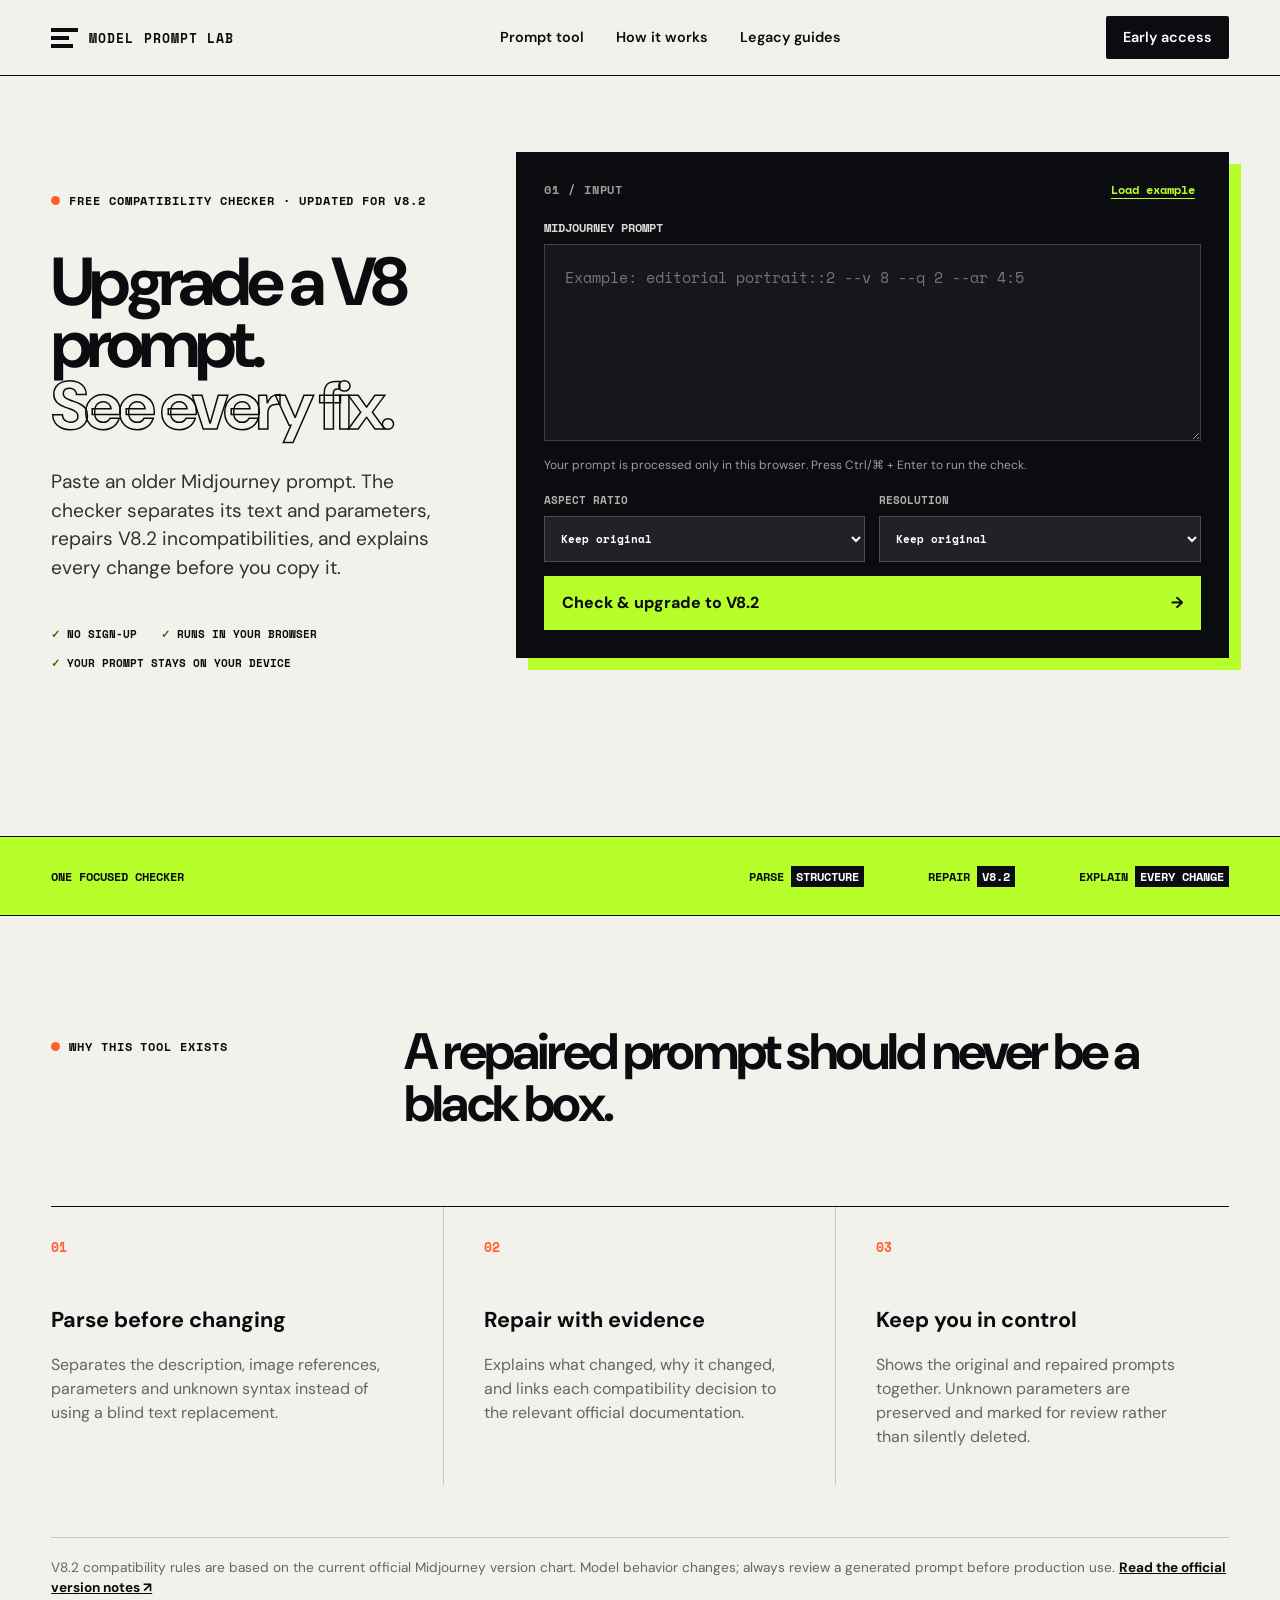
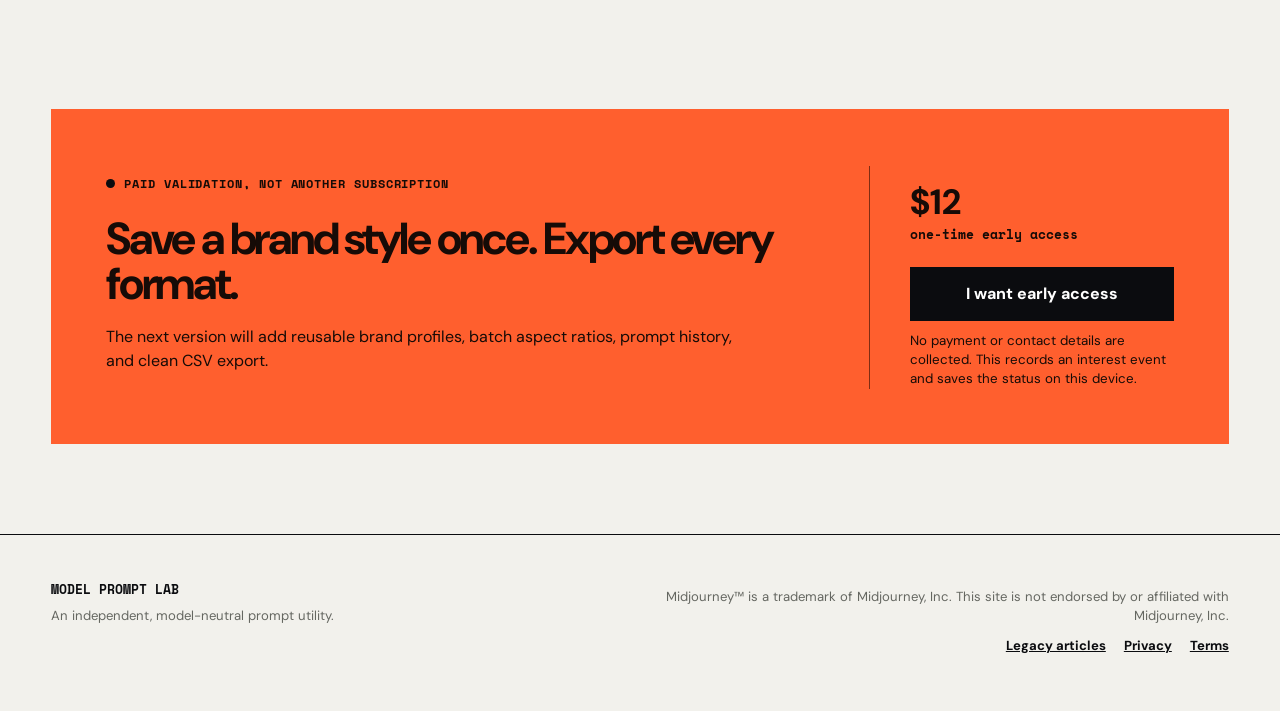
<file: index.html>
<!doctype html>
<html lang="en">
<head>
  <meta charset="utf-8">
  <meta name="viewport" content="width=device-width, initial-scale=1">
  <title>Midjourney V8 to V8.2 Prompt Upgrader & Parameter Checker</title>
  <meta name="description" content="Check and upgrade an older Midjourney V8 prompt for V8.2. See every incompatible parameter, why it changed, and a clean prompt you can copy.">
  <meta name="robots" content="index,follow">
  <link rel="canonical" href="https://midjourney-v8.com/">
  <link rel="alternate" hreflang="en" href="https://midjourney-v8.com/">
  <link rel="alternate" hreflang="id" href="https://midjourney-v8.com/id/">
  <link rel="alternate" hreflang="x-default" href="https://midjourney-v8.com/">
  <meta property="og:title" content="Midjourney V8 to V8.2 Prompt Upgrader">
  <meta property="og:description" content="Find incompatible parameters, understand every change, and copy a repaired V8.2 prompt.">
  <meta property="og:type" content="website">
  <meta property="og:url" content="https://midjourney-v8.com/">
  <meta name="twitter:card" content="summary">
  <link rel="icon" type="image/svg+xml" href="data:image/svg+xml,%3Csvg xmlns='http://www.w3.org/2000/svg' viewBox='0 0 64 64'%3E%3Crect width='64' height='64' rx='15' fill='%23080a0f'/%3E%3Cpath d='M14 18h36v7H14zm0 14h23v7H14zm0 14h31v7H14z' fill='%23a3ff12'/%3E%3C/svg%3E">
  <link rel="preconnect" href="https://fonts.googleapis.com">
  <link rel="preconnect" href="https://fonts.gstatic.com" crossorigin>
  <link href="https://fonts.googleapis.com/css2?family=DM+Sans:wght@400;500;600;700&family=Space+Mono:wght@400;700&display=swap" rel="stylesheet">
  <link rel="stylesheet" href="css/tool.css">
  <script type="application/ld+json">
  {"@context":"https://schema.org","@type":"WebApplication","name":"Midjourney V8 to V8.2 Prompt Upgrader","applicationCategory":"DesignApplication","operatingSystem":"Any","offers":{"@type":"Offer","price":"0","priceCurrency":"USD"},"description":"A browser-based Midjourney V8.2 prompt compatibility checker with explainable fixes."}
  </script>
  <script>
    (function(c,l,a,r,i,t,y){c[a]=c[a]||function(){(c[a].q=c[a].q||[]).push(arguments)};t=l.createElement(r);t.async=1;t.src="https://www.clarity.ms/tag/"+i;y=l.getElementsByTagName(r)[0];y.parentNode.insertBefore(t,y)})(window,document,"clarity","script","vxs1tgdqes");
  </script>
</head>
<body>
  <header class="site-header">
    <a class="brand" href="/" aria-label="Model Prompt Lab home"><span class="brand-mark" aria-hidden="true"><i></i><i></i><i></i></span><span>MODEL PROMPT LAB</span></a>
    <nav aria-label="Main navigation"><a href="#tool">Prompt tool</a><a href="#how-it-works">How it works</a><a href="/blog">Legacy guides</a></nav>
    <a class="header-cta" href="#early-access">Early access</a>
  </header>

  <main>
    <section class="tool-hero" id="tool">
      <div class="intro">
        <p class="eyebrow">Free compatibility checker · Updated for V8.2</p>
        <h1>Upgrade a V8 prompt.<br><span>See every fix.</span></h1>
        <p class="lede">Paste an older Midjourney prompt. The checker separates its text and parameters, repairs V8.2 incompatibilities, and explains every change before you copy it.</p>
        <div class="trust-row"><span>No sign-up</span><span>Runs in your browser</span><span>Your prompt stays on your device</span></div>
      </div>

      <div class="workspace" aria-label="Midjourney V8.2 prompt checker">
        <div class="workspace-topline"><span class="step-label">01 / INPUT</span><button class="text-button" id="sample-button" type="button">Load example</button></div>
        <label class="input-label" for="source-prompt">Midjourney prompt</label>
        <textarea id="source-prompt" rows="6" aria-describedby="prompt-help prompt-error" placeholder="Example: editorial portrait::2 --v 8 --q 2 --ar 4:5"></textarea>
        <p class="input-help" id="prompt-help">Your prompt is processed only in this browser. Press Ctrl/⌘ + Enter to run the check.</p>
        <p class="input-error" id="prompt-error" role="alert" hidden>Paste a prompt before running the check.</p>
        <div class="controls">
          <label>Aspect ratio<select id="aspect-ratio"><option value="">Keep original</option><option value="1:1">1:1 Square</option><option value="4:5">4:5 Portrait</option><option value="16:9">16:9 Landscape</option><option value="9:16">9:16 Vertical</option><option value="3:2">3:2 Photo</option></select></label>
          <label>Resolution<select id="resolution"><option value="">Keep original</option><option value="hd">HD · 2048px</option><option value="sd">SD · 1024px</option></select></label>
          <button class="primary-button" id="translate-button" type="button">Check & upgrade to V8.2 <span aria-hidden="true">→</span></button>
        </div>
        <div class="result-panel" id="result-panel" hidden>
          <div class="result-head"><div><span class="step-label">02 / RESULT</span><h2 id="result-title">V8.2 prompt ready</h2></div><span class="result-status" id="result-status"></span></div>
          <section class="output-card" aria-labelledby="clean-prompt-title">
            <div class="output-card-head"><h3 id="clean-prompt-title">Clean V8.2 prompt</h3><button class="copy-button" id="copy-button" type="button">Copy result</button></div>
            <output id="prompt-output"></output>
          </section>
          <section class="diff-section" aria-labelledby="comparison-title">
            <div class="subsection-head"><h3 id="comparison-title">Before and after</h3><span id="change-count"></span></div>
            <div class="diff-grid"><div><span class="diff-label removed">Original</span><pre id="original-output"></pre></div><div><span class="diff-label added">Repaired</span><pre id="repaired-output"></pre></div></div>
          </section>
          <section class="analysis-section" aria-labelledby="analysis-title"><div class="subsection-head"><h3 id="analysis-title">Compatibility report</h3><span>Based on official V8.2 documentation</span></div><div class="checks" id="checks" aria-live="polite"></div></section>
          <section class="parsed-section" aria-labelledby="parsed-title"><div class="subsection-head"><h3 id="parsed-title">What the checker found</h3><span>Text, references and parameters</span></div><div class="parsed-groups" id="parsed-groups"></div></section>
          <section class="secondary-export" aria-labelledby="export-title"><div><h3 id="export-title">Need another model?</h3><p>Convert the cleaned creative intent after reviewing the V8.2 result.</p></div><div class="export-actions"><button type="button" data-convert="flux">Export for FLUX</button><button type="button" data-convert="ideogram">Export for Ideogram</button></div><div class="converted-result" id="converted-result" hidden><div><strong id="converted-title"></strong><button class="copy-button" id="copy-converted" type="button">Copy</button></div><output id="converted-output"></output></div></section>
        </div>
      </div>
    </section>

    <section class="model-strip" aria-label="Tool capabilities"><p>ONE FOCUSED CHECKER</p><div><span>PARSE <b>STRUCTURE</b></span><span>REPAIR <b>V8.2</b></span><span>EXPLAIN <b>EVERY CHANGE</b></span></div></section>
    <section class="explanation" id="how-it-works">
      <div class="section-heading"><p class="eyebrow">Why this tool exists</p><h2>A repaired prompt should never be a black box.</h2></div>
      <div class="reason-grid">
        <article><span>01</span><h3>Parse before changing</h3><p>Separates the description, image references, parameters and unknown syntax instead of using a blind text replacement.</p></article>
        <article><span>02</span><h3>Repair with evidence</h3><p>Explains what changed, why it changed, and links each compatibility decision to the relevant official documentation.</p></article>
        <article><span>03</span><h3>Keep you in control</h3><p>Shows the original and repaired prompts together. Unknown parameters are preserved and marked for review rather than silently deleted.</p></article>
      </div>
      <p class="source-note">V8.2 compatibility rules are based on the current official Midjourney version chart. Model behavior changes; always review a generated prompt before production use. <a href="https://docs.midjourney.com/hc/en-us/articles/32199405667853-Version" target="_blank" rel="noopener">Read the official version notes ↗</a></p>
    </section>

    <section class="early-access" id="early-access">
      <div><p class="eyebrow">Paid validation, not another subscription</p><h2>Save a brand style once. Export every format.</h2><p>The next version will add reusable brand profiles, batch aspect ratios, prompt history, and clean CSV export.</p></div>
      <div class="offer"><p><strong>$12</strong> one-time early access</p><button id="interest-button" type="button">I want early access</button><small id="interest-status">No payment or contact details are collected. This records an interest event and saves the status on this device.</small></div>
    </section>
  </main>

  <footer><div><strong>MODEL PROMPT LAB</strong><p>An independent, model-neutral prompt utility.</p></div><div><p>Midjourney™ is a trademark of Midjourney, Inc. This site is not endorsed by or affiliated with Midjourney, Inc.</p><div class="footer-links-inline"><a href="/blog">Legacy articles</a><a href="/privacy">Privacy</a><a href="/terms">Terms</a></div></div></footer>
  <script src="js/prompt-engine.js" defer></script>
  <script src="js/tool.js" defer></script>
</body>
</html>
</file>
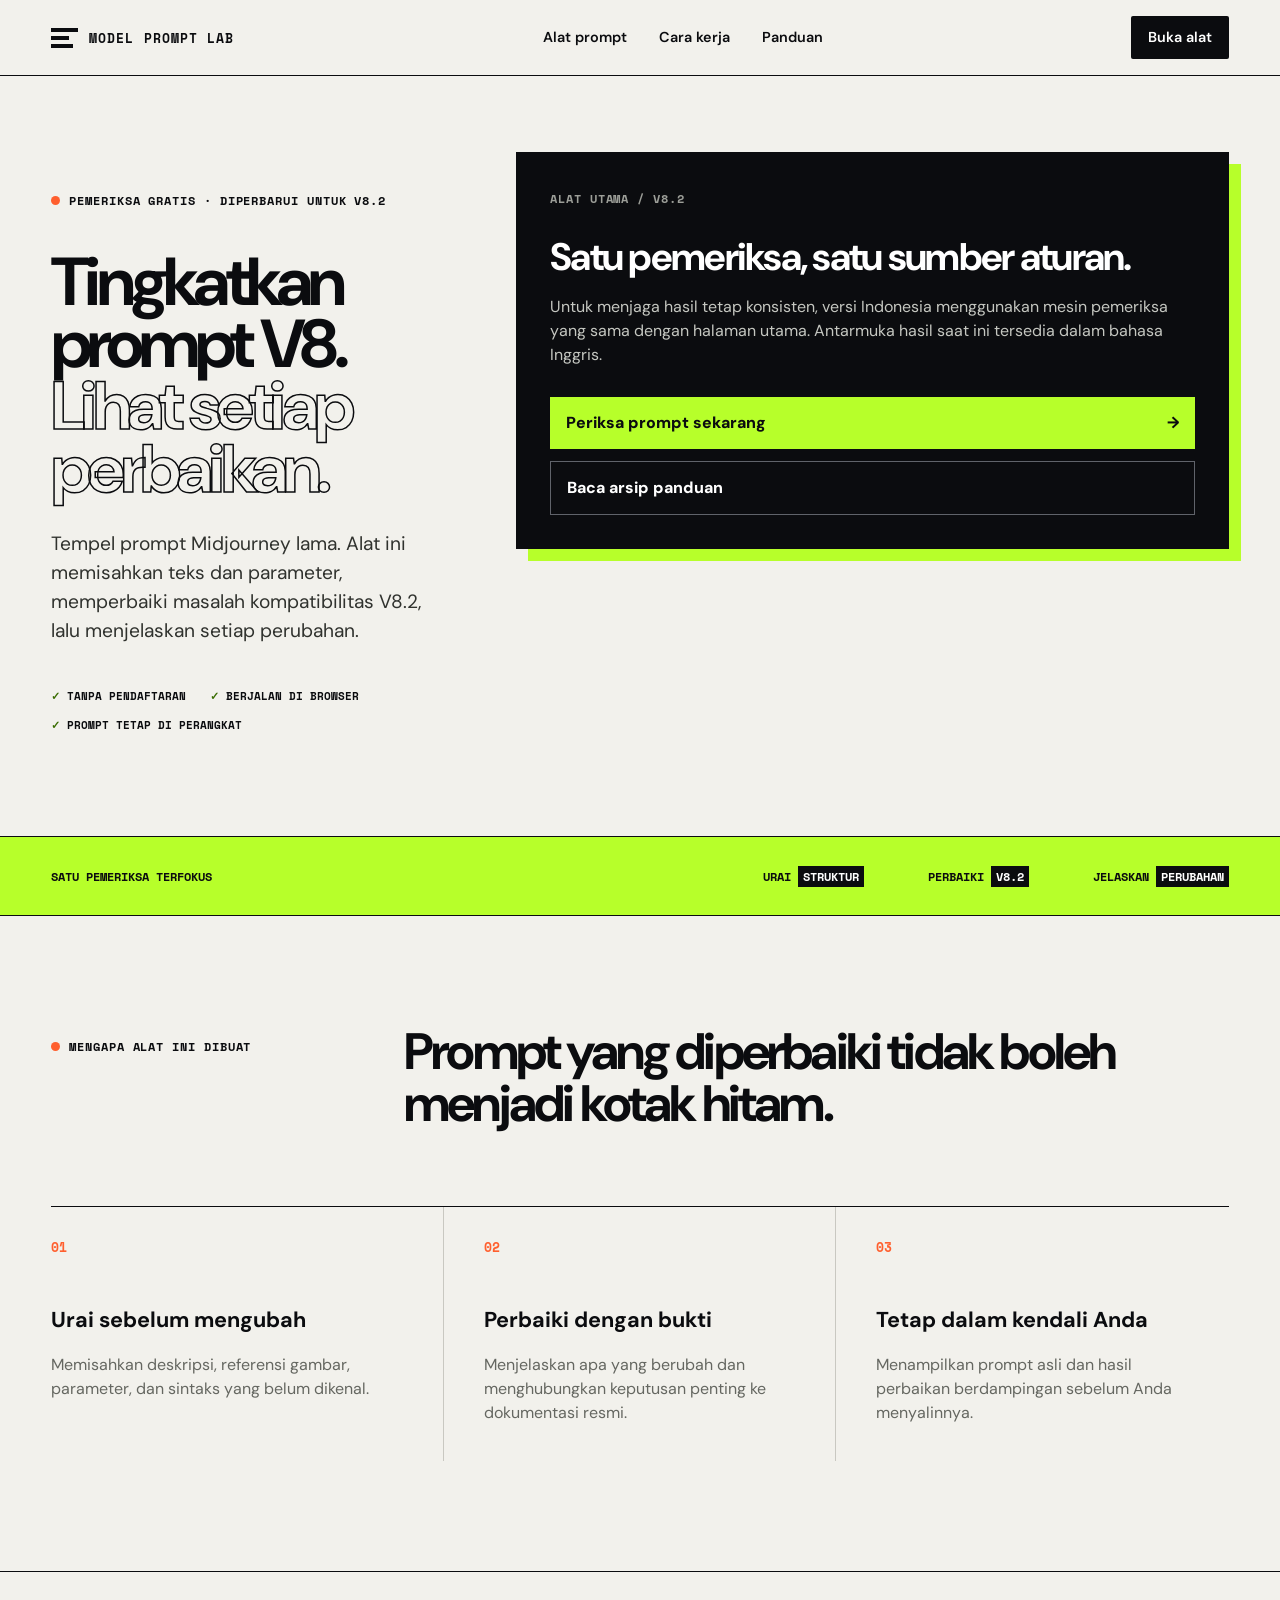
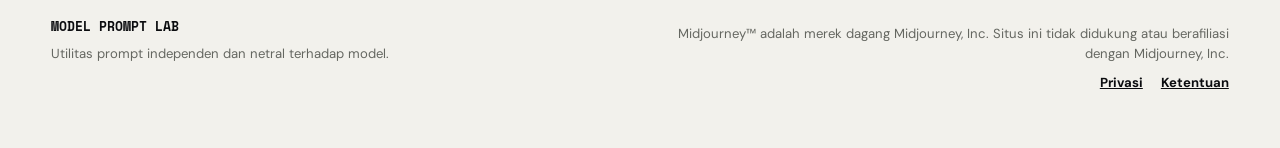
<file: id/index.html>
<!doctype html>
<html lang="id">
<head>
  <meta charset="utf-8">
  <meta name="viewport" content="width=device-width, initial-scale=1">
  <title>Pemeriksa Prompt Midjourney V8 ke V8.2 | Model Prompt Lab</title>
  <meta name="description" content="Periksa prompt Midjourney V8 lama, temukan parameter yang tidak kompatibel, dan tingkatkan ke format V8.2 dengan penjelasan yang jelas.">
  <meta name="robots" content="index,follow">
  <link rel="canonical" href="https://midjourney-v8.com/id/">
  <link rel="alternate" hreflang="en" href="https://midjourney-v8.com/">
  <link rel="alternate" hreflang="id" href="https://midjourney-v8.com/id/">
  <link rel="alternate" hreflang="x-default" href="https://midjourney-v8.com/">
  <meta property="og:title" content="Pemeriksa Prompt Midjourney V8 ke V8.2">
  <meta property="og:description" content="Perbaiki prompt lama dan pahami setiap perubahan sebelum menyalin hasilnya.">
  <meta property="og:type" content="website">
  <meta property="og:url" content="https://midjourney-v8.com/id/">
  <link rel="preconnect" href="https://fonts.googleapis.com">
  <link rel="preconnect" href="https://fonts.gstatic.com" crossorigin>
  <link href="https://fonts.googleapis.com/css2?family=DM+Sans:wght@400;500;600;700&family=Space+Mono:wght@400;700&display=swap" rel="stylesheet">
  <link rel="stylesheet" href="../css/tool.css">
  <script type="application/ld+json">{"@context":"https://schema.org","@type":"WebPage","name":"Pemeriksa Prompt Midjourney V8 ke V8.2","inLanguage":"id","url":"https://midjourney-v8.com/id/"}</script>
</head>
<body>
  <header class="site-header">
    <a class="brand" href="/id/" aria-label="Beranda Model Prompt Lab"><span class="brand-mark" aria-hidden="true"><i></i><i></i><i></i></span><span>MODEL PROMPT LAB</span></a>
    <nav aria-label="Navigasi utama"><a href="/#tool">Alat prompt</a><a href="/#how-it-works">Cara kerja</a><a href="/blog">Panduan</a></nav>
    <a class="header-cta" href="/#tool">Buka alat</a>
  </header>
  <main>
    <section class="tool-hero">
      <div class="intro">
        <p class="eyebrow">Pemeriksa gratis · Diperbarui untuk V8.2</p>
        <h1>Tingkatkan prompt V8.<br><span>Lihat setiap perbaikan.</span></h1>
        <p class="lede">Tempel prompt Midjourney lama. Alat ini memisahkan teks dan parameter, memperbaiki masalah kompatibilitas V8.2, lalu menjelaskan setiap perubahan.</p>
        <div class="trust-row"><span>Tanpa pendaftaran</span><span>Berjalan di browser</span><span>Prompt tetap di perangkat</span></div>
      </div>
      <aside class="locale-panel" aria-labelledby="tool-link-title">
        <span class="step-label">ALAT UTAMA / V8.2</span>
        <h2 id="tool-link-title">Satu pemeriksa, satu sumber aturan.</h2>
        <p>Untuk menjaga hasil tetap konsisten, versi Indonesia menggunakan mesin pemeriksa yang sama dengan halaman utama. Antarmuka hasil saat ini tersedia dalam bahasa Inggris.</p>
        <div class="locale-actions">
          <a class="primary-button" href="/#tool">Periksa prompt sekarang <span aria-hidden="true">→</span></a>
          <a class="secondary-link" href="/blog">Baca arsip panduan</a>
        </div>
      </aside>
    </section>
    <section class="model-strip" aria-label="Kemampuan alat"><p>SATU PEMERIKSA TERFOKUS</p><div><span>URAI <b>STRUKTUR</b></span><span>PERBAIKI <b>V8.2</b></span><span>JELASKAN <b>PERUBAHAN</b></span></div></section>
    <section class="explanation">
      <div class="section-heading"><p class="eyebrow">Mengapa alat ini dibuat</p><h2>Prompt yang diperbaiki tidak boleh menjadi kotak hitam.</h2></div>
      <div class="reason-grid">
        <article><span>01</span><h3>Urai sebelum mengubah</h3><p>Memisahkan deskripsi, referensi gambar, parameter, dan sintaks yang belum dikenal.</p></article>
        <article><span>02</span><h3>Perbaiki dengan bukti</h3><p>Menjelaskan apa yang berubah dan menghubungkan keputusan penting ke dokumentasi resmi.</p></article>
        <article><span>03</span><h3>Tetap dalam kendali Anda</h3><p>Menampilkan prompt asli dan hasil perbaikan berdampingan sebelum Anda menyalinnya.</p></article>
      </div>
    </section>
  </main>
  <footer><div><strong>MODEL PROMPT LAB</strong><p>Utilitas prompt independen dan netral terhadap model.</p></div><div><p>Midjourney™ adalah merek dagang Midjourney, Inc. Situs ini tidak didukung atau berafiliasi dengan Midjourney, Inc.</p><div class="footer-links-inline"><a href="/privacy">Privasi</a><a href="/terms">Ketentuan</a></div></div></footer>
</body>
</html>
</file>
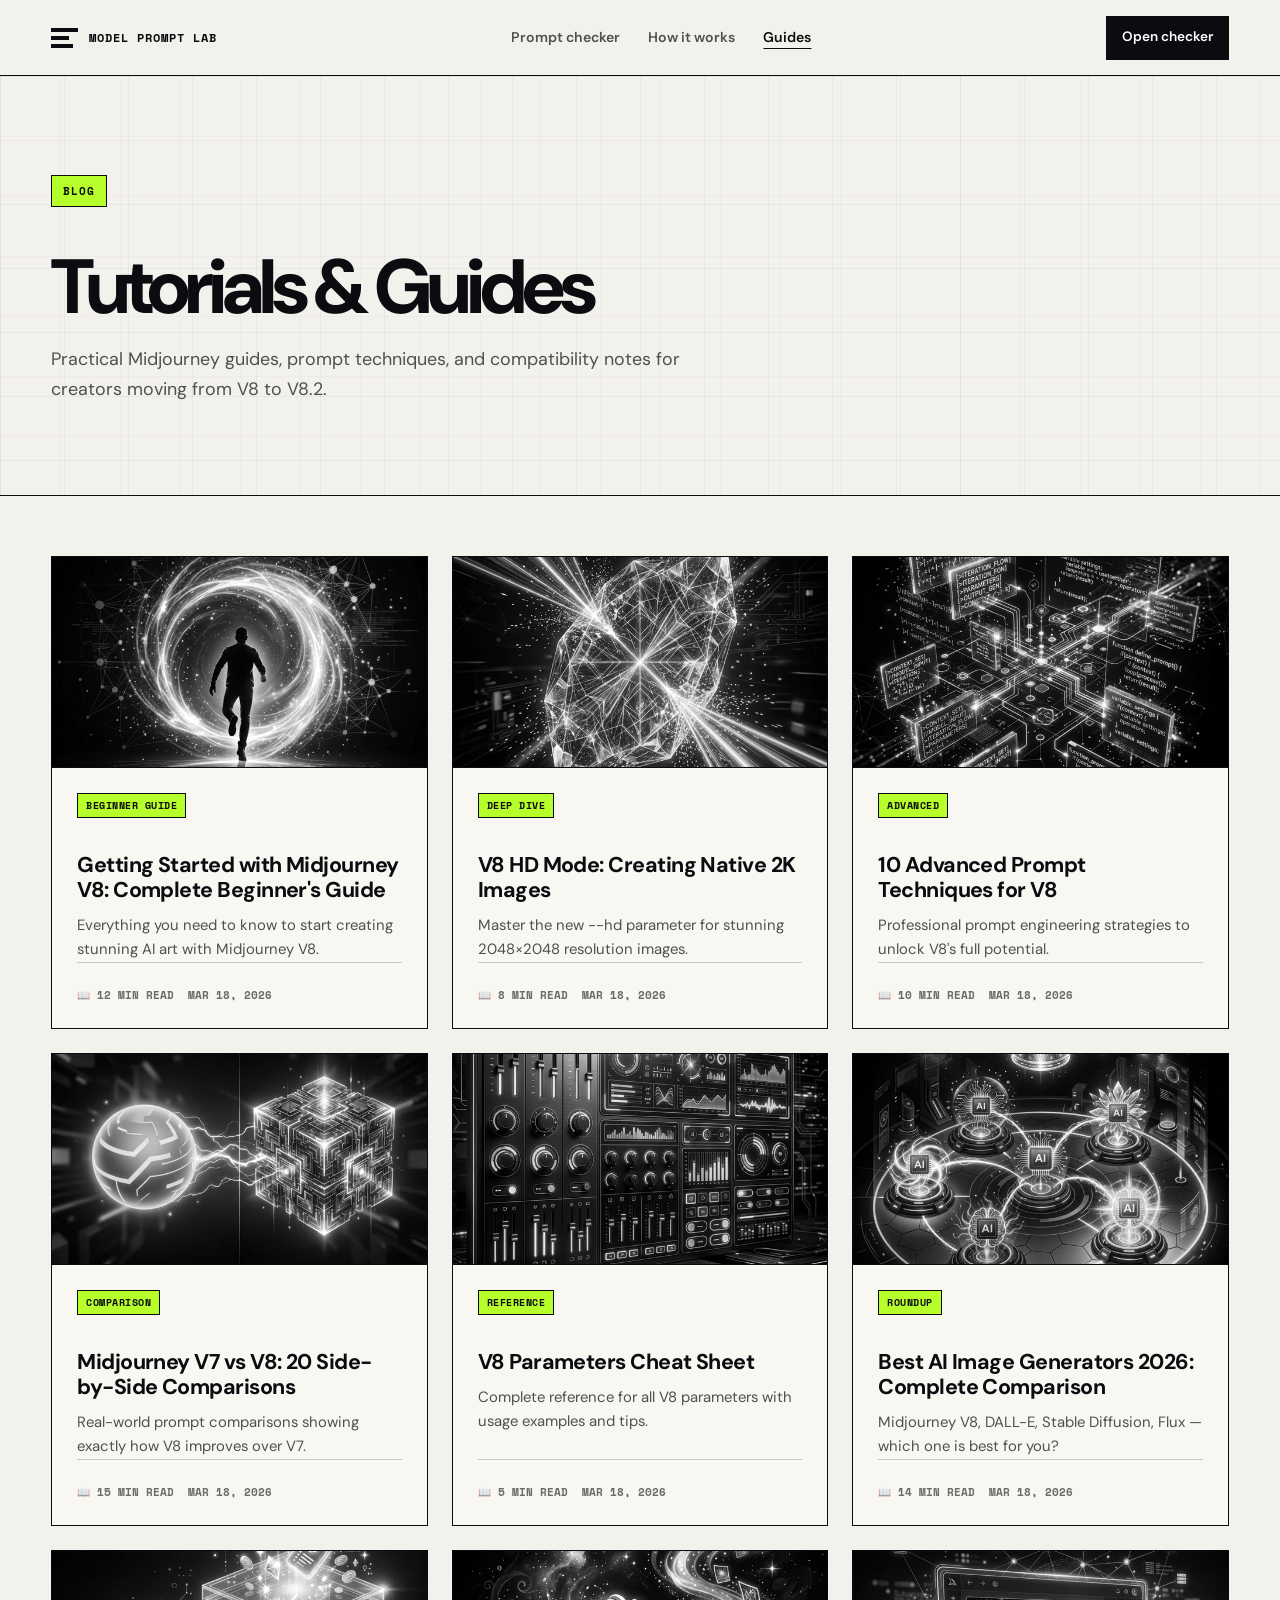
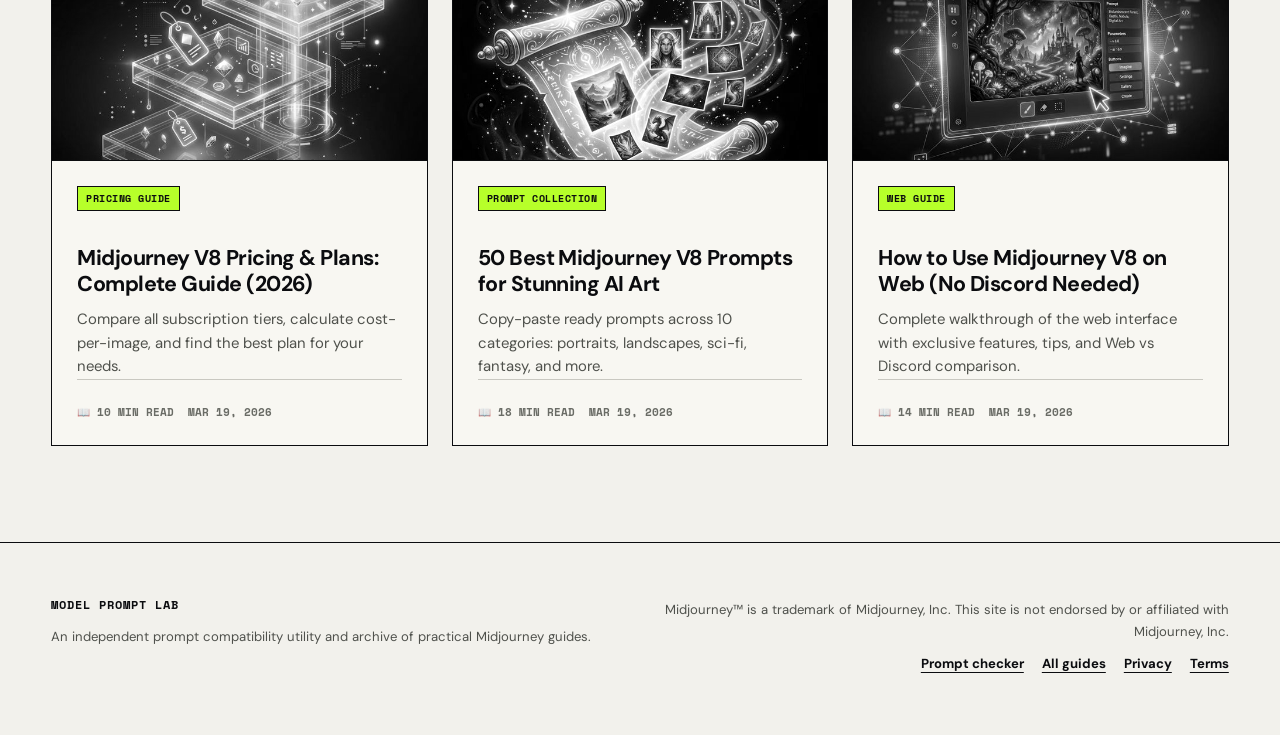
<file: blog.html>
<!DOCTYPE html>
<html lang="en">
<head>
    <meta charset="UTF-8">
    <meta name="viewport" content="width=device-width, initial-scale=1.0">
    <title>Midjourney V8 Tutorials & Blog - Guides, Tips & Prompt Techniques</title>
    <meta name="description" content="Learn Midjourney V8 with our in-depth tutorials, prompt engineering guides, and expert tips. From beginner basics to advanced techniques.">
    <meta name="keywords" content="midjourney v8 tutorial, midjourney v8 guide, midjourney v8 tips, midjourney v8 prompt, AI art tutorial">
    <link rel="canonical" href="https://midjourney-v8.com/blog">

    <meta property="og:title" content="Midjourney V8 Tutorials & Blog">
    <meta property="og:description" content="Learn Midjourney V8 with in-depth tutorials, prompt guides, and expert tips.">
    <meta property="og:type" content="website">
    <meta property="og:url" content="https://midjourney-v8.com/blog">

    <link rel="preconnect" href="https://fonts.googleapis.com">
    <link rel="preconnect" href="https://fonts.gstatic.com" crossorigin>
    <link href="https://fonts.googleapis.com/css2?family=Inter:wght@300;400;500;600;700;800;900&family=JetBrains+Mono:wght@400;500;600&display=swap" rel="stylesheet">
    <link rel="stylesheet" href="css/style.css">
<script type="text/javascript">
    (function(c,l,a,r,i,t,y){
        c[a]=c[a]||function(){(c[a].q=c[a].q||[]).push(arguments)};
        t=l.createElement(r);t.async=1;t.src="https://www.clarity.ms/tag/"+i;
        y=l.getElementsByTagName(r)[0];y.parentNode.insertBefore(t,y);
    })(window, document, "clarity", "script", "vxs1tgdqes");
</script>
    <link href="https://fonts.googleapis.com/css2?family=DM+Sans:wght@400;500;600;700&family=Space+Mono:wght@400;700&display=swap" rel="stylesheet">
    <link rel="stylesheet" href="css/editorial.css">
</head>
<body>
    <!-- Navigation -->
    <nav class="navbar" id="navbar">
        <div class="container nav-container">
            <a href="/" class="nav-logo">
                <img src="images/logo.png" alt="MJV8" class="logo-img">
                <span class="logo-text">MJ<span class="logo-highlight">V8</span></span>
            </a>
            <div class="nav-links" id="nav-links">
                <a href="index.html#features" class="nav-link">Features</a>
                <a href="index.html#prompt-generator" class="nav-link">Prompt Generator</a>
                <a href="index.html#tutorials" class="nav-link">Tutorials</a>
                <a href="index.html#comparison" class="nav-link">V7 vs V8</a>
                <a href="blog.html" class="nav-link">Blog</a>
            </div>
            <div class="nav-actions">
                <a href="index.html#prompt-generator" class="btn btn-primary btn-sm">Try Generator</a>
                <button class="mobile-toggle" id="mobile-toggle" aria-label="Toggle menu">
                    <span></span><span></span><span></span>
                </button>
            </div>
        </div>
    </nav>

    <!-- Page Header -->
    <section class="page-header">
        <div class="container" style="position:relative;z-index:1;">
            <span class="section-tag">Blog</span>
            <h1 class="section-title" style="margin-top:16px;">Tutorials & Guides</h1>
                <p class="section-subtitle">Practical Midjourney guides, prompt techniques, and compatibility notes for creators moving from V8 to V8.2.</p>
        </div>
    </section>

    <!-- Blog Grid -->
    <div class="container">
        <div class="blog-grid">
            <!-- Article 1 -->
            <a href="blog/getting-started-midjourney-v8.html" class="blog-card">
                <div class="blog-card-img"><img src="images/blog/getting-started.png" alt="Getting Started with Midjourney V8"></div>
                <div class="blog-card-body">
                    <span class="blog-card-tag">Beginner Guide</span>
                    <h3>Getting Started with Midjourney V8: Complete Beginner's Guide</h3>
                    <p>Everything you need to know to start creating stunning AI art with Midjourney V8.</p>
                    <div class="blog-card-meta">
                        <span>📖 12 min read</span>
                        <span>Mar 18, 2026</span>
                    </div>
                </div>
            </a>

            <!-- Article 2 -->
            <a href="blog/midjourney-v8-hd-mode-guide.html" class="blog-card">
                <div class="blog-card-img"><img src="images/blog/hd-mode.png" alt="V8 HD Mode Guide"></div>
                <div class="blog-card-body">
                    <span class="blog-card-tag">Deep Dive</span>
                    <h3>V8 HD Mode: Creating Native 2K Images</h3>
                    <p>Master the new --hd parameter for stunning 2048×2048 resolution images.</p>
                    <div class="blog-card-meta">
                        <span>📖 8 min read</span>
                        <span>Mar 18, 2026</span>
                    </div>
                </div>
            </a>

            <!-- Article 3 -->
            <a href="blog/midjourney-v8-prompt-techniques.html" class="blog-card">
                <div class="blog-card-img"><img src="images/blog/prompt-techniques.png" alt="Advanced Prompt Techniques"></div>
                <div class="blog-card-body">
                    <span class="blog-card-tag">Advanced</span>
                    <h3>10 Advanced Prompt Techniques for V8</h3>
                    <p>Professional prompt engineering strategies to unlock V8's full potential.</p>
                    <div class="blog-card-meta">
                        <span>📖 10 min read</span>
                        <span>Mar 18, 2026</span>
                    </div>
                </div>
            </a>

            <!-- Article 4 -->
            <a href="blog/midjourney-v7-vs-v8-comparison.html" class="blog-card">
                <div class="blog-card-img"><img src="images/blog/v7-vs-v8.png" alt="V7 vs V8 Comparison"></div>
                <div class="blog-card-body">
                    <span class="blog-card-tag">Comparison</span>
                    <h3>Midjourney V7 vs V8: 20 Side-by-Side Comparisons</h3>
                    <p>Real-world prompt comparisons showing exactly how V8 improves over V7.</p>
                    <div class="blog-card-meta">
                        <span>📖 15 min read</span>
                        <span>Mar 18, 2026</span>
                    </div>
                </div>
            </a>

            <!-- Article 5 -->
            <a href="blog/midjourney-v8-parameters-cheatsheet.html" class="blog-card">
                <div class="blog-card-img"><img src="images/blog/parameters.png" alt="V8 Parameters Cheat Sheet"></div>
                <div class="blog-card-body">
                    <span class="blog-card-tag">Reference</span>
                    <h3>V8 Parameters Cheat Sheet</h3>
                    <p>Complete reference for all V8 parameters with usage examples and tips.</p>
                    <div class="blog-card-meta">
                        <span>📖 5 min read</span>
                        <span>Mar 18, 2026</span>
                    </div>
                </div>
            </a>

            <!-- Article 6 -->
            <a href="blog/best-ai-image-generators-2026.html" class="blog-card">
                <div class="blog-card-img"><img src="images/blog/ai-generators.png" alt="Best AI Image Generators 2026"></div>
                <div class="blog-card-body">
                    <span class="blog-card-tag">Roundup</span>
                    <h3>Best AI Image Generators 2026: Complete Comparison</h3>
                    <p>Midjourney V8, DALL-E, Stable Diffusion, Flux — which one is best for you?</p>
                    <div class="blog-card-meta">
                        <span>📖 14 min read</span>
                        <span>Mar 18, 2026</span>
                    </div>
                </div>
            </a>

            <!-- Article 7: Pricing -->
            <a href="blog/midjourney-v8-pricing-plans.html" class="blog-card">
                <div class="blog-card-img"><img src="images/blog/pricing.png" alt="Midjourney V8 Pricing Plans"></div>
                <div class="blog-card-body">
                    <span class="blog-card-tag">Pricing Guide</span>
                    <h3>Midjourney V8 Pricing &amp; Plans: Complete Guide (2026)</h3>
                    <p>Compare all subscription tiers, calculate cost-per-image, and find the best plan for your needs.</p>
                    <div class="blog-card-meta">
                        <span>&#x1F4D6; 10 min read</span>
                        <span>Mar 19, 2026</span>
                    </div>
                </div>
            </a>

            <!-- Article 8: 50 Best Prompts -->
            <a href="blog/best-midjourney-v8-prompts.html" class="blog-card">
                <div class="blog-card-img"><img src="images/blog/best-prompts.png" alt="50 Best Midjourney V8 Prompts"></div>
                <div class="blog-card-body">
                    <span class="blog-card-tag">Prompt Collection</span>
                    <h3>50 Best Midjourney V8 Prompts for Stunning AI Art</h3>
                    <p>Copy-paste ready prompts across 10 categories: portraits, landscapes, sci-fi, fantasy, and more.</p>
                    <div class="blog-card-meta">
                        <span>&#x1F4D6; 18 min read</span>
                        <span>Mar 19, 2026</span>
                    </div>
                </div>
            </a>

            <!-- Article 9: Web Interface -->
            <a href="blog/midjourney-v8-web-interface-guide.html" class="blog-card">
                <div class="blog-card-img"><img src="images/blog/web-interface.png" alt="Midjourney V8 Web Interface"></div>
                <div class="blog-card-body">
                    <span class="blog-card-tag">Web Guide</span>
                    <h3>How to Use Midjourney V8 on Web (No Discord Needed)</h3>
                    <p>Complete walkthrough of the web interface with exclusive features, tips, and Web vs Discord comparison.</p>
                    <div class="blog-card-meta">
                        <span>&#x1F4D6; 14 min read</span>
                        <span>Mar 19, 2026</span>
                    </div>
                </div>
            </a>
        </div>
    </div>

    <!-- Footer -->
    <footer class="footer">
        <div class="container">
            <div class="footer-grid">
                <div class="footer-brand">
                    <a href="/" class="nav-logo">
                        <img src="images/logo.png" alt="MJV8" class="logo-img">
                        <span class="logo-text">MJ<span class="logo-highlight">V8</span></span>
                    </a>
                    <p>Your comprehensive guide to Midjourney V8. Tutorials, tools, and tips for AI art creators.</p>
                </div>
                <div class="footer-links">
                    <h4>Resources</h4>
                    <a href="index.html#prompt-generator">Prompt Generator</a>
                    <a href="blog.html">Tutorials</a>
                    <a href="index.html#comparison">V7 vs V8</a>
                    <a href="index.html#features">V8 Features</a>
                </div>
                <div class="footer-links">
                    <h4>Guides</h4>
                    <a href="blog/getting-started-midjourney-v8.html">Getting Started</a>
                    <a href="blog/midjourney-v8-hd-mode-guide.html">HD Mode Guide</a>
                    <a href="blog/midjourney-v8-prompt-techniques.html">Prompt Techniques</a>
                    <a href="blog/midjourney-v8-parameters-cheatsheet.html">Parameters Cheat Sheet</a>
                </div>
                <div class="footer-links">
                    <h4>Official Links</h4>
                    <a href="https://midjourney.com" target="_blank" rel="noopener">Midjourney Official</a>
                    <a href="https://alpha.midjourney.com" target="_blank" rel="noopener">Midjourney V8 Alpha</a>
                    <a href="https://docs.midjourney.com" target="_blank" rel="noopener">Official Docs</a>
                </div>
            </div>
            <div class="footer-bottom">
                <p>&copy; 2026 midjourney-v8.com. This site is not affiliated with Midjourney Inc.</p>
                <div class="footer-bottom-links">
                    <a href="privacy.html">Privacy</a>
                    <a href="terms.html">Terms</a>
                </div>
            </div>
        </div>
    </footer>

    <script src="js/main.js"></script>
    <script src="js/site-shell.js"></script>
</body>
</html>
</file>
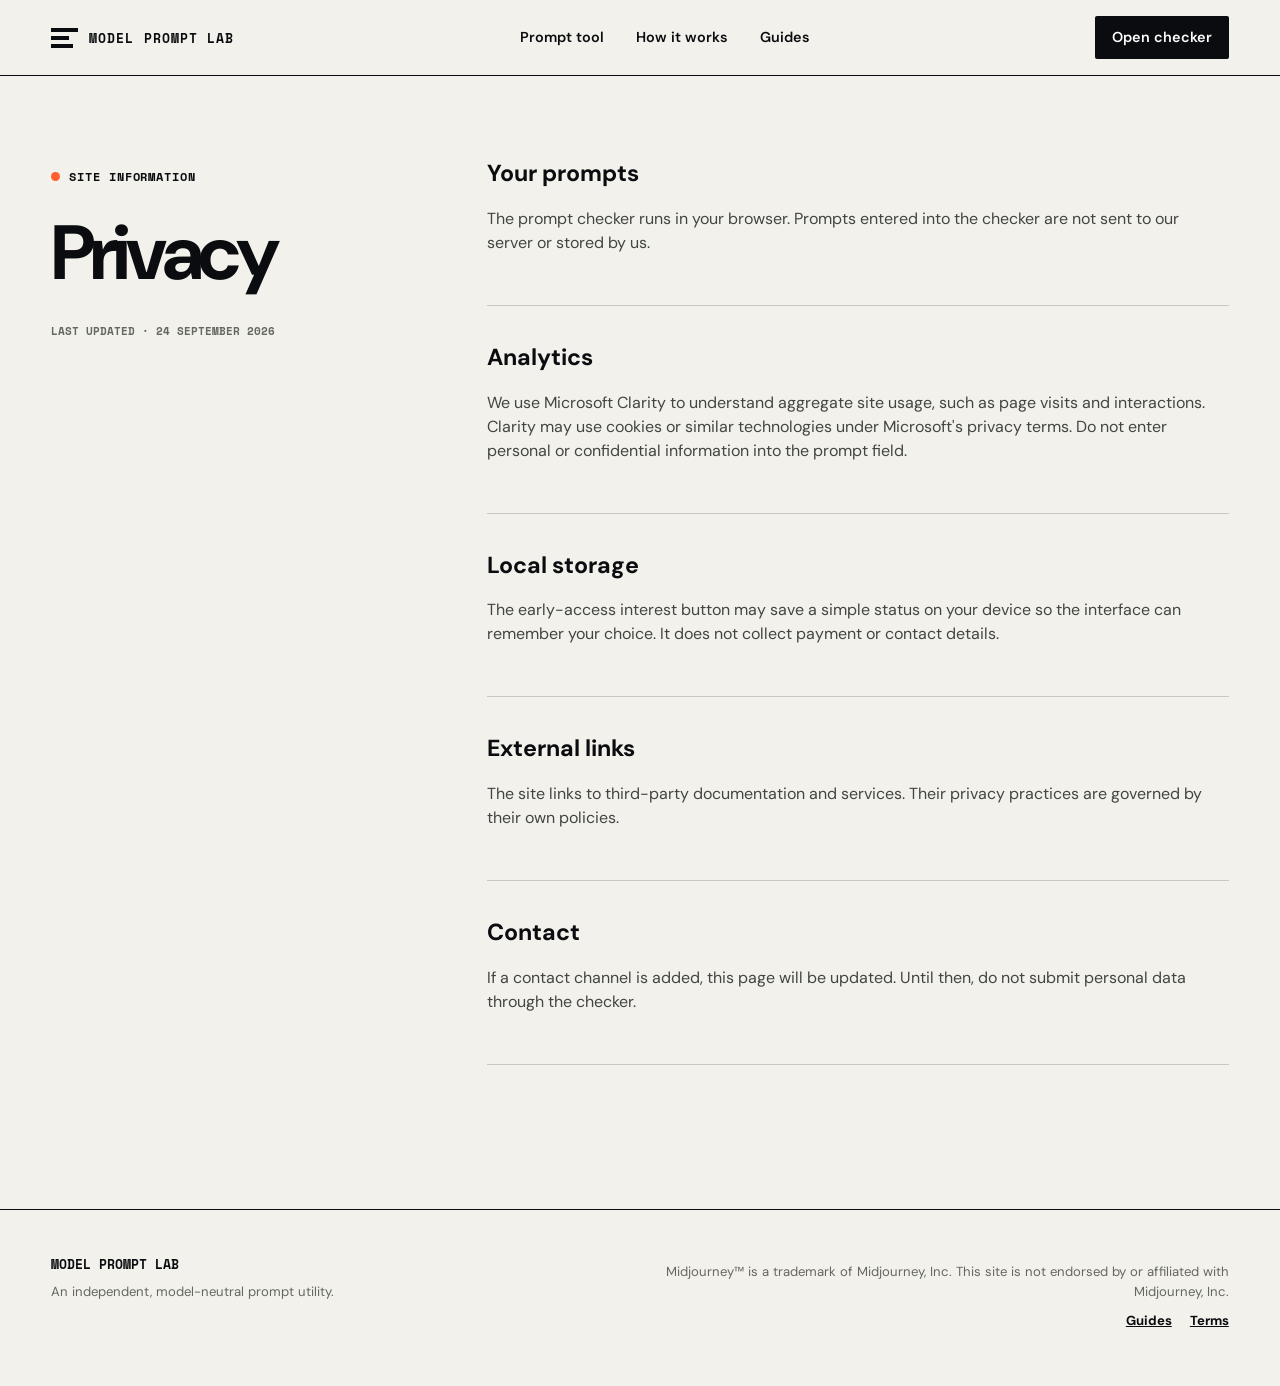
<file: privacy.html>
<!doctype html>
<html lang="en">
<head>
  <meta charset="utf-8">
  <meta name="viewport" content="width=device-width, initial-scale=1">
  <title>Privacy | Model Prompt Lab</title>
  <meta name="description" content="Privacy information for Model Prompt Lab and its browser-based prompt compatibility checker.">
  <meta name="robots" content="index,follow">
  <link rel="canonical" href="https://midjourney-v8.com/privacy">
  <link rel="preconnect" href="https://fonts.googleapis.com">
  <link rel="preconnect" href="https://fonts.gstatic.com" crossorigin>
  <link href="https://fonts.googleapis.com/css2?family=DM+Sans:wght@400;500;600;700&family=Space+Mono:wght@400;700&display=swap" rel="stylesheet">
  <link rel="stylesheet" href="css/tool.css">
</head>
<body>
  <header class="site-header">
    <a class="brand" href="/" aria-label="Model Prompt Lab home"><span class="brand-mark" aria-hidden="true"><i></i><i></i><i></i></span><span>MODEL PROMPT LAB</span></a>
    <nav aria-label="Main navigation"><a href="/#tool">Prompt tool</a><a href="/#how-it-works">How it works</a><a href="/blog">Guides</a></nav>
    <a class="header-cta" href="/#tool">Open checker</a>
  </header>
  <main class="legal-main">
    <header class="legal-intro"><p class="eyebrow">Site information</p><h1>Privacy</h1><p class="legal-meta">Last updated · 24 September 2026</p></header>
    <div class="legal-copy">
      <section><h2>Your prompts</h2><p>The prompt checker runs in your browser. Prompts entered into the checker are not sent to our server or stored by us.</p></section>
      <section><h2>Analytics</h2><p>We use Microsoft Clarity to understand aggregate site usage, such as page visits and interactions. Clarity may use cookies or similar technologies under Microsoft's privacy terms. Do not enter personal or confidential information into the prompt field.</p></section>
      <section><h2>Local storage</h2><p>The early-access interest button may save a simple status on your device so the interface can remember your choice. It does not collect payment or contact details.</p></section>
      <section><h2>External links</h2><p>The site links to third-party documentation and services. Their privacy practices are governed by their own policies.</p></section>
      <section><h2>Contact</h2><p>If a contact channel is added, this page will be updated. Until then, do not submit personal data through the checker.</p></section>
    </div>
  </main>
  <footer><div><strong>MODEL PROMPT LAB</strong><p>An independent, model-neutral prompt utility.</p></div><div><p>Midjourney™ is a trademark of Midjourney, Inc. This site is not endorsed by or affiliated with Midjourney, Inc.</p><div class="footer-links-inline"><a href="/blog">Guides</a><a href="/terms">Terms</a></div></div></footer>
</body>
</html>
</file>
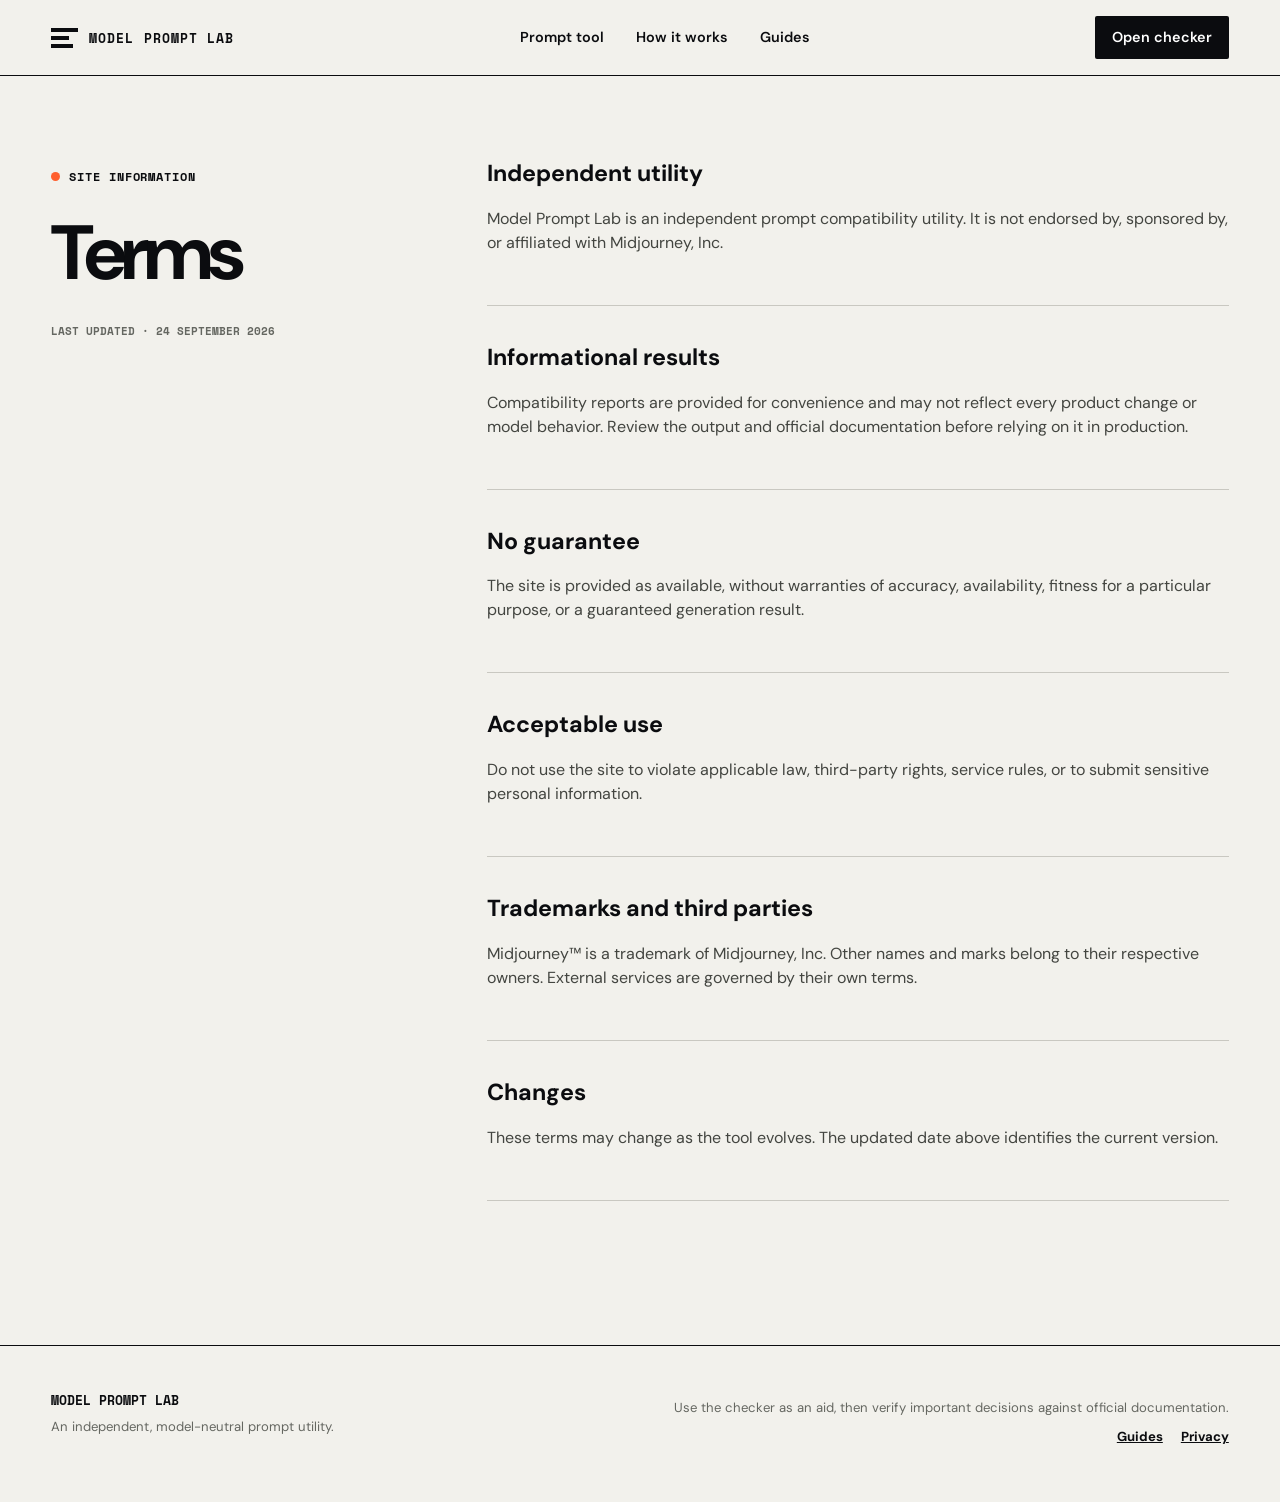
<file: terms.html>
<!doctype html>
<html lang="en">
<head>
  <meta charset="utf-8">
  <meta name="viewport" content="width=device-width, initial-scale=1">
  <title>Terms | Model Prompt Lab</title>
  <meta name="description" content="Terms of use for Model Prompt Lab and its browser-based prompt compatibility checker.">
  <meta name="robots" content="index,follow">
  <link rel="canonical" href="https://midjourney-v8.com/terms">
  <link rel="preconnect" href="https://fonts.googleapis.com">
  <link rel="preconnect" href="https://fonts.gstatic.com" crossorigin>
  <link href="https://fonts.googleapis.com/css2?family=DM+Sans:wght@400;500;600;700&family=Space+Mono:wght@400;700&display=swap" rel="stylesheet">
  <link rel="stylesheet" href="css/tool.css">
</head>
<body>
  <header class="site-header">
    <a class="brand" href="/" aria-label="Model Prompt Lab home"><span class="brand-mark" aria-hidden="true"><i></i><i></i><i></i></span><span>MODEL PROMPT LAB</span></a>
    <nav aria-label="Main navigation"><a href="/#tool">Prompt tool</a><a href="/#how-it-works">How it works</a><a href="/blog">Guides</a></nav>
    <a class="header-cta" href="/#tool">Open checker</a>
  </header>
  <main class="legal-main">
    <header class="legal-intro"><p class="eyebrow">Site information</p><h1>Terms</h1><p class="legal-meta">Last updated · 24 September 2026</p></header>
    <div class="legal-copy">
      <section><h2>Independent utility</h2><p>Model Prompt Lab is an independent prompt compatibility utility. It is not endorsed by, sponsored by, or affiliated with Midjourney, Inc.</p></section>
      <section><h2>Informational results</h2><p>Compatibility reports are provided for convenience and may not reflect every product change or model behavior. Review the output and official documentation before relying on it in production.</p></section>
      <section><h2>No guarantee</h2><p>The site is provided as available, without warranties of accuracy, availability, fitness for a particular purpose, or a guaranteed generation result.</p></section>
      <section><h2>Acceptable use</h2><p>Do not use the site to violate applicable law, third-party rights, service rules, or to submit sensitive personal information.</p></section>
      <section><h2>Trademarks and third parties</h2><p>Midjourney™ is a trademark of Midjourney, Inc. Other names and marks belong to their respective owners. External services are governed by their own terms.</p></section>
      <section><h2>Changes</h2><p>These terms may change as the tool evolves. The updated date above identifies the current version.</p></section>
    </div>
  </main>
  <footer><div><strong>MODEL PROMPT LAB</strong><p>An independent, model-neutral prompt utility.</p></div><div><p>Use the checker as an aid, then verify important decisions against official documentation.</p><div class="footer-links-inline"><a href="/blog">Guides</a><a href="/privacy">Privacy</a></div></div></footer>
</body>
</html>
</file>
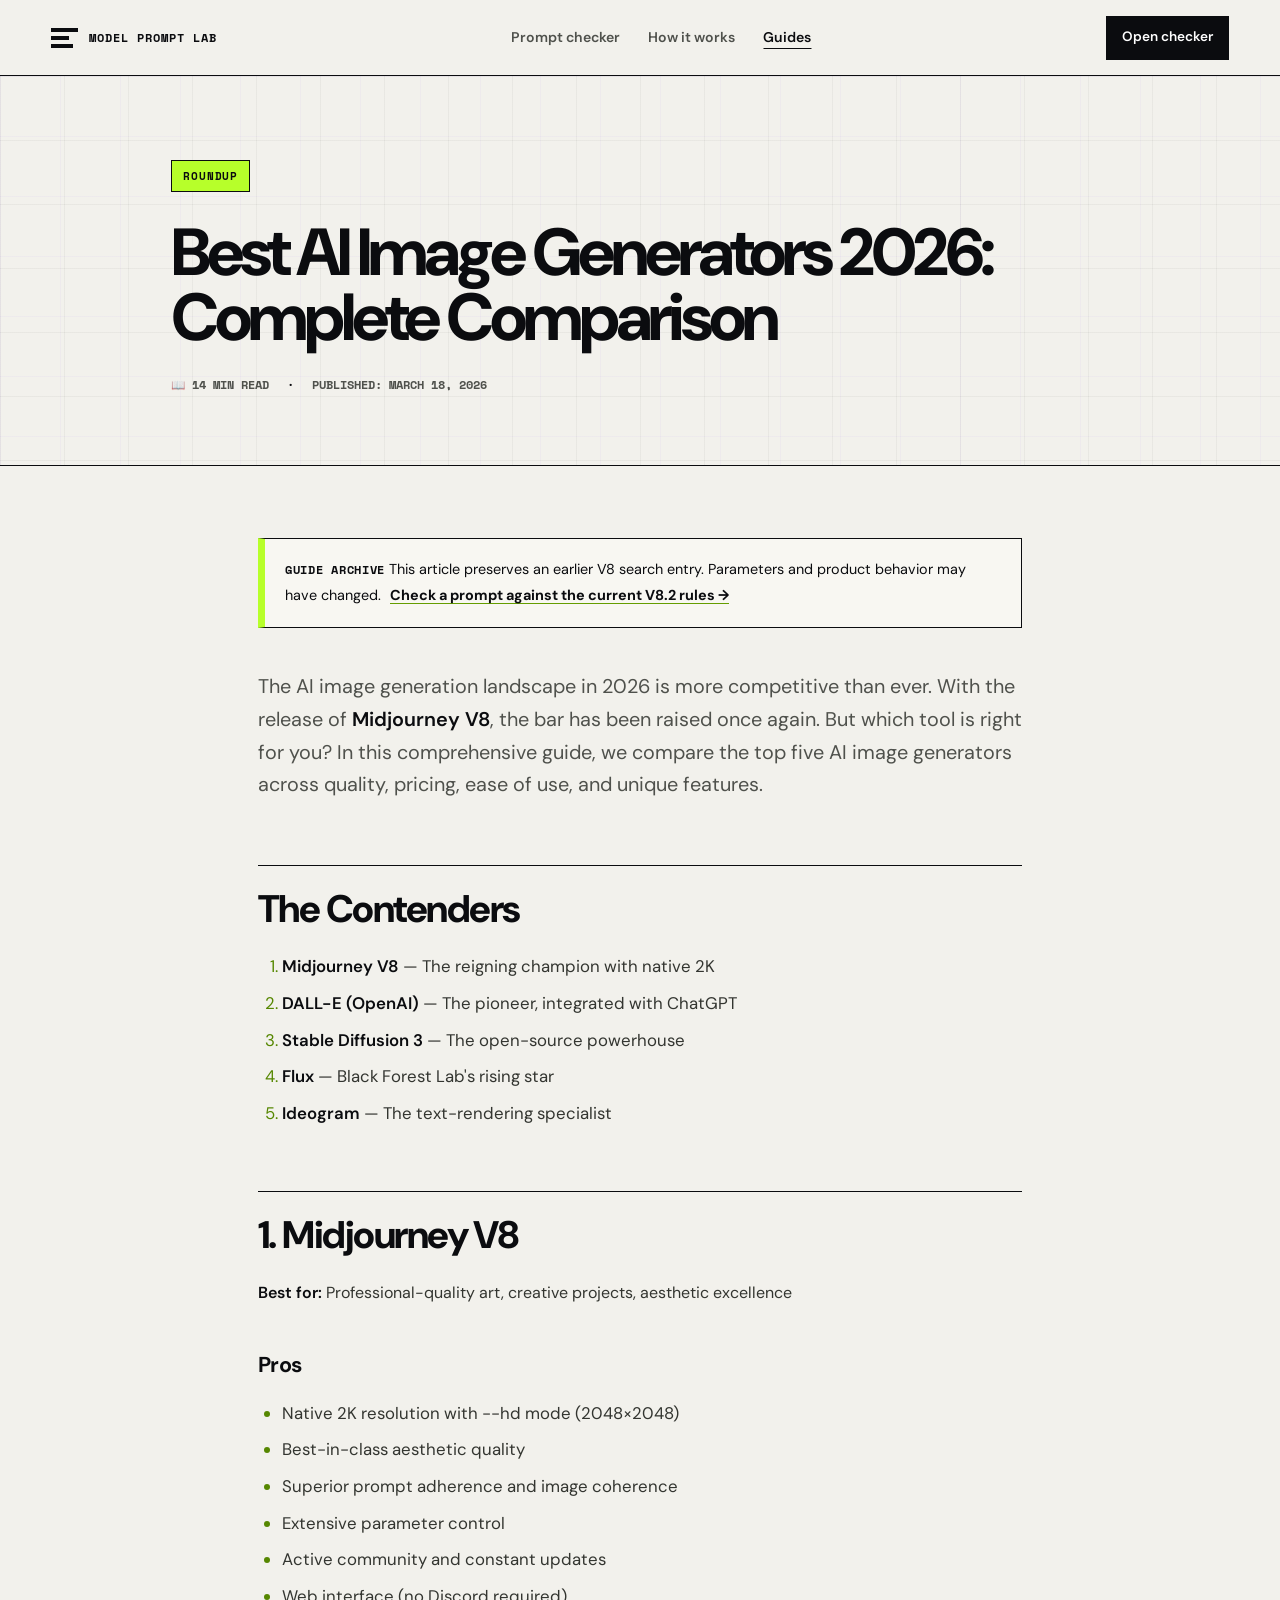
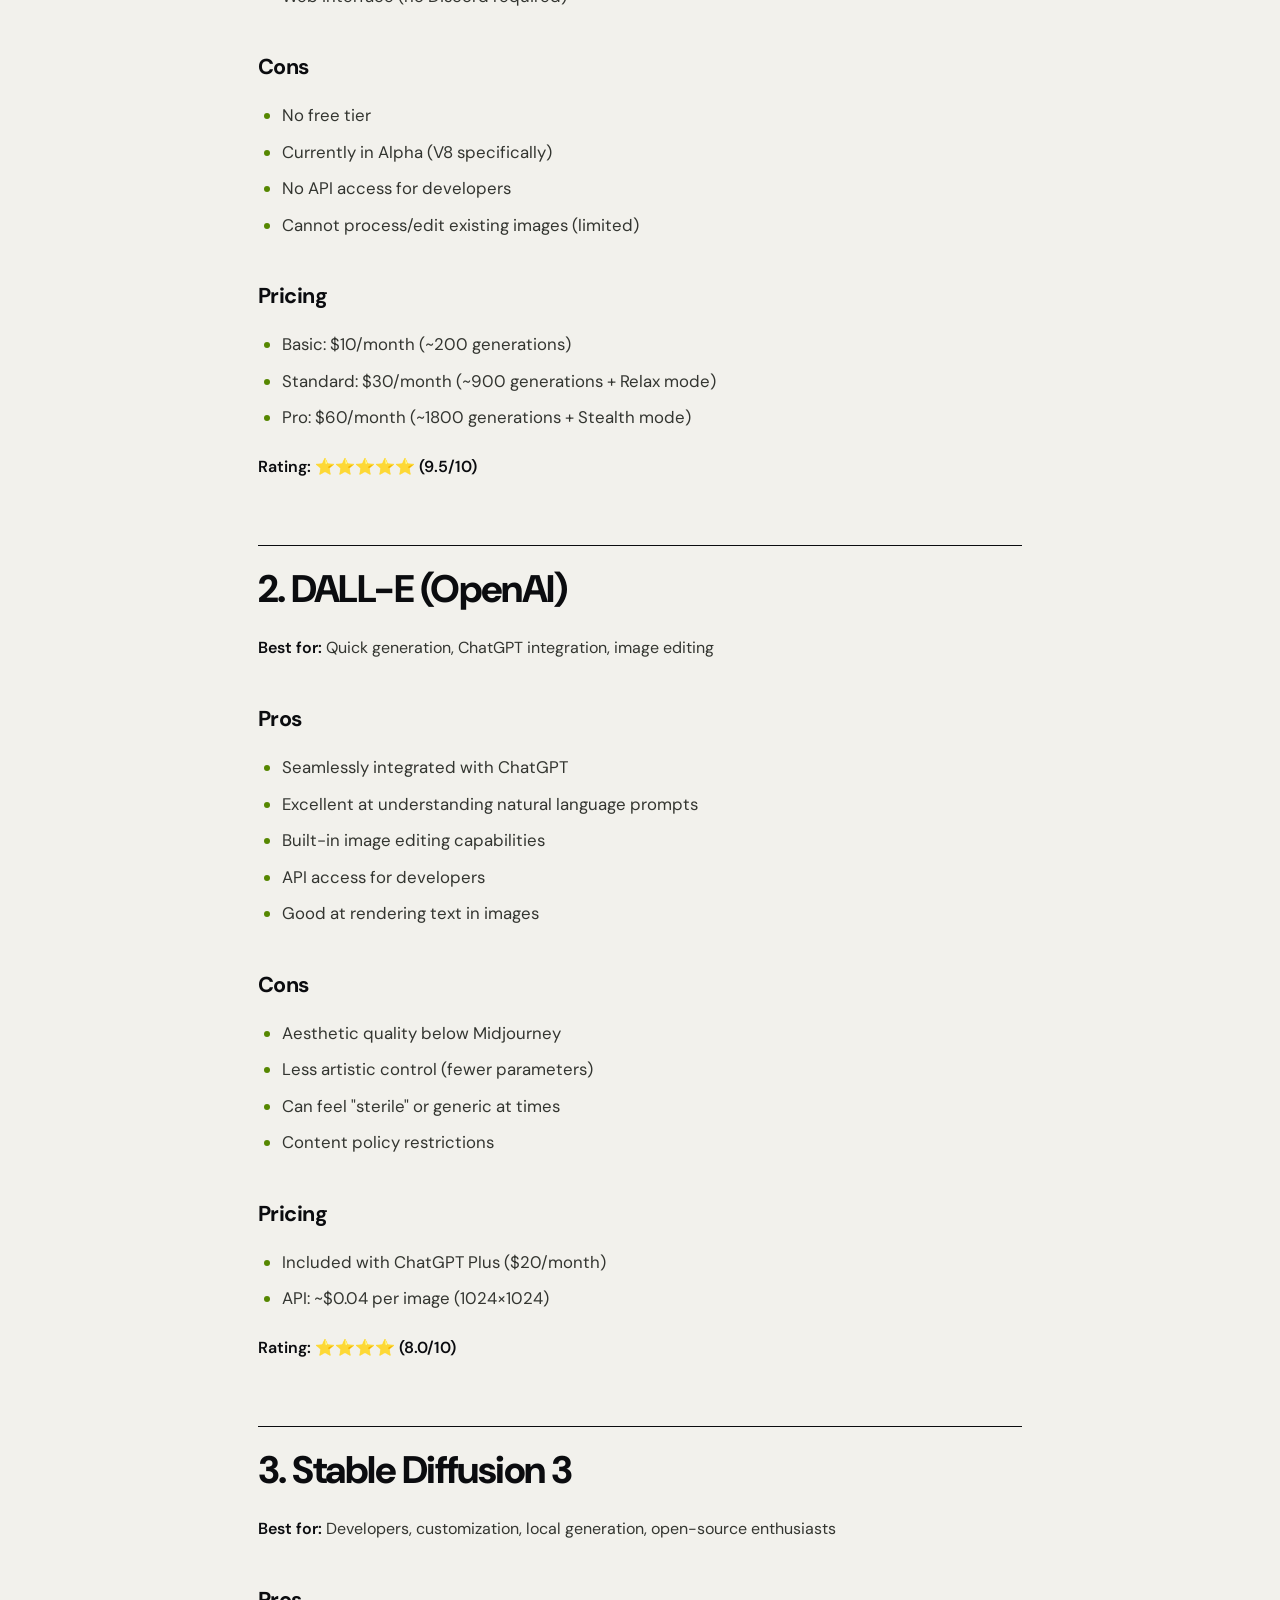
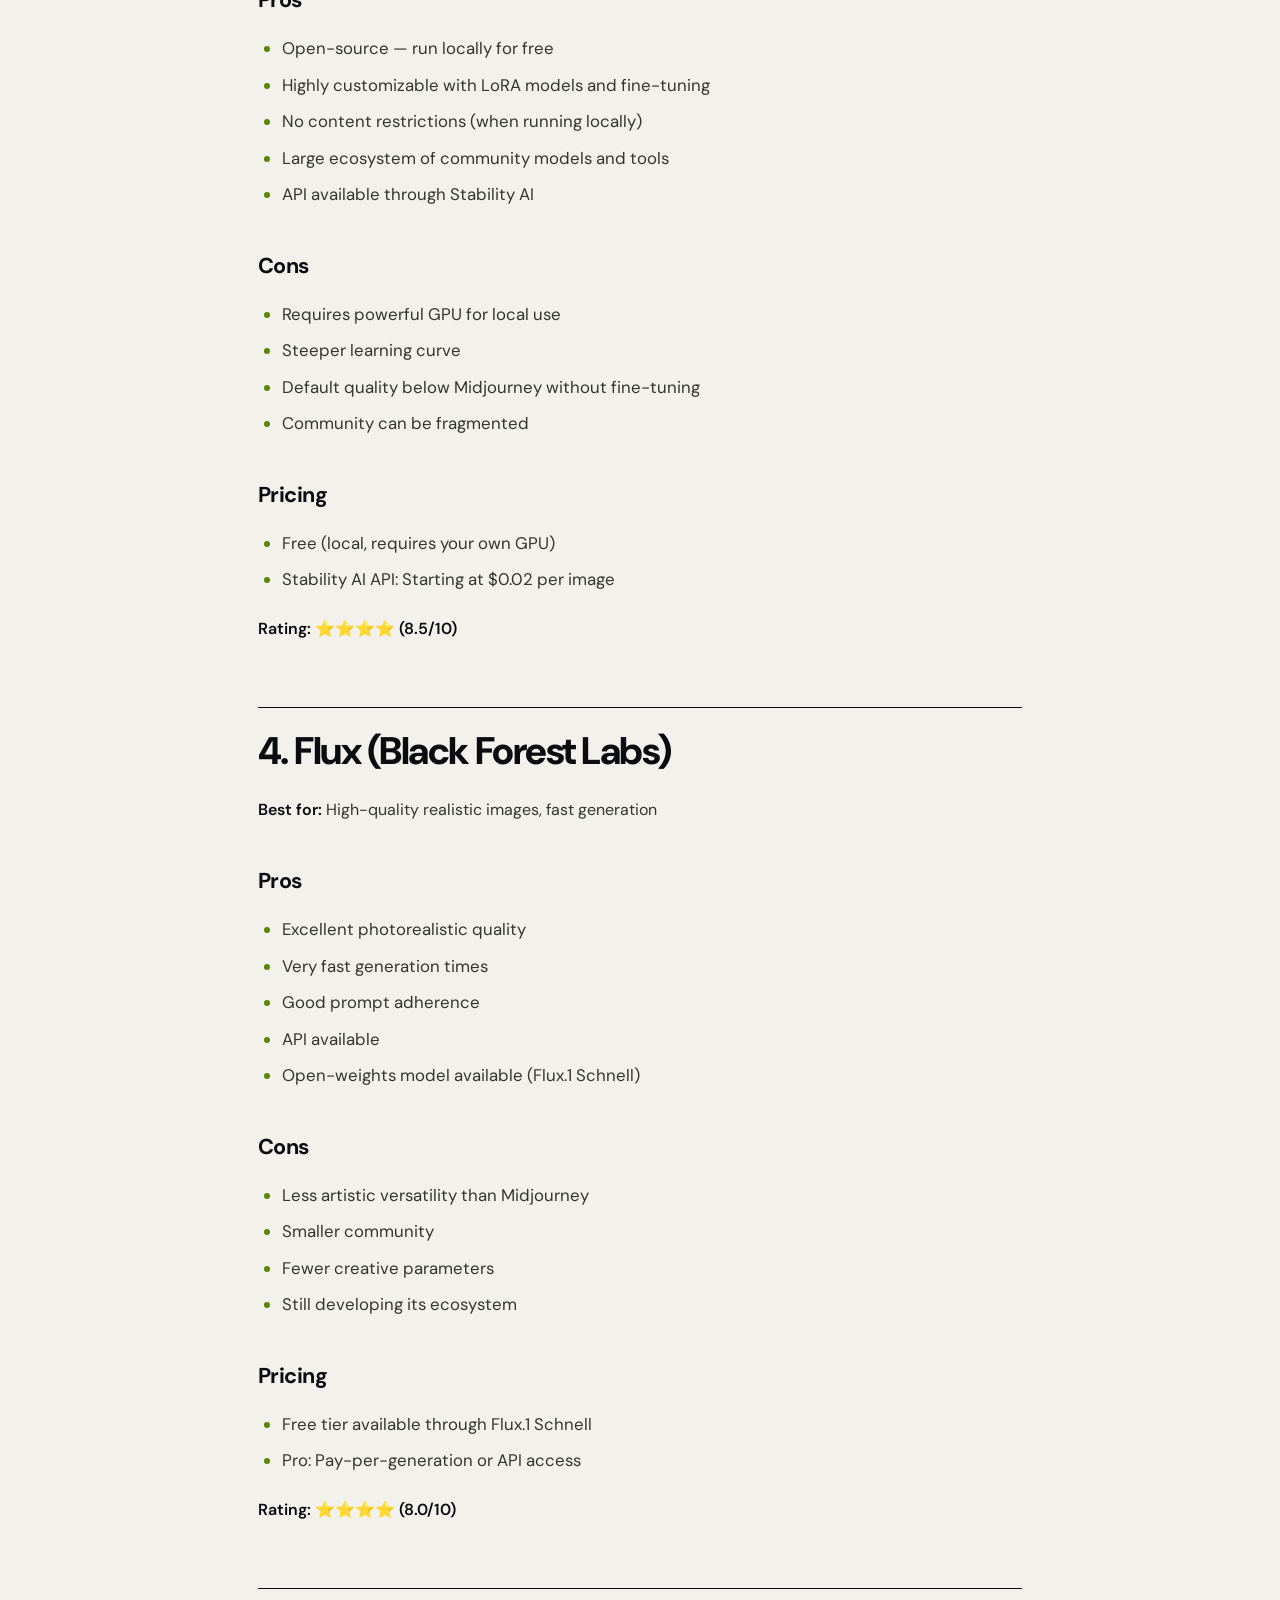
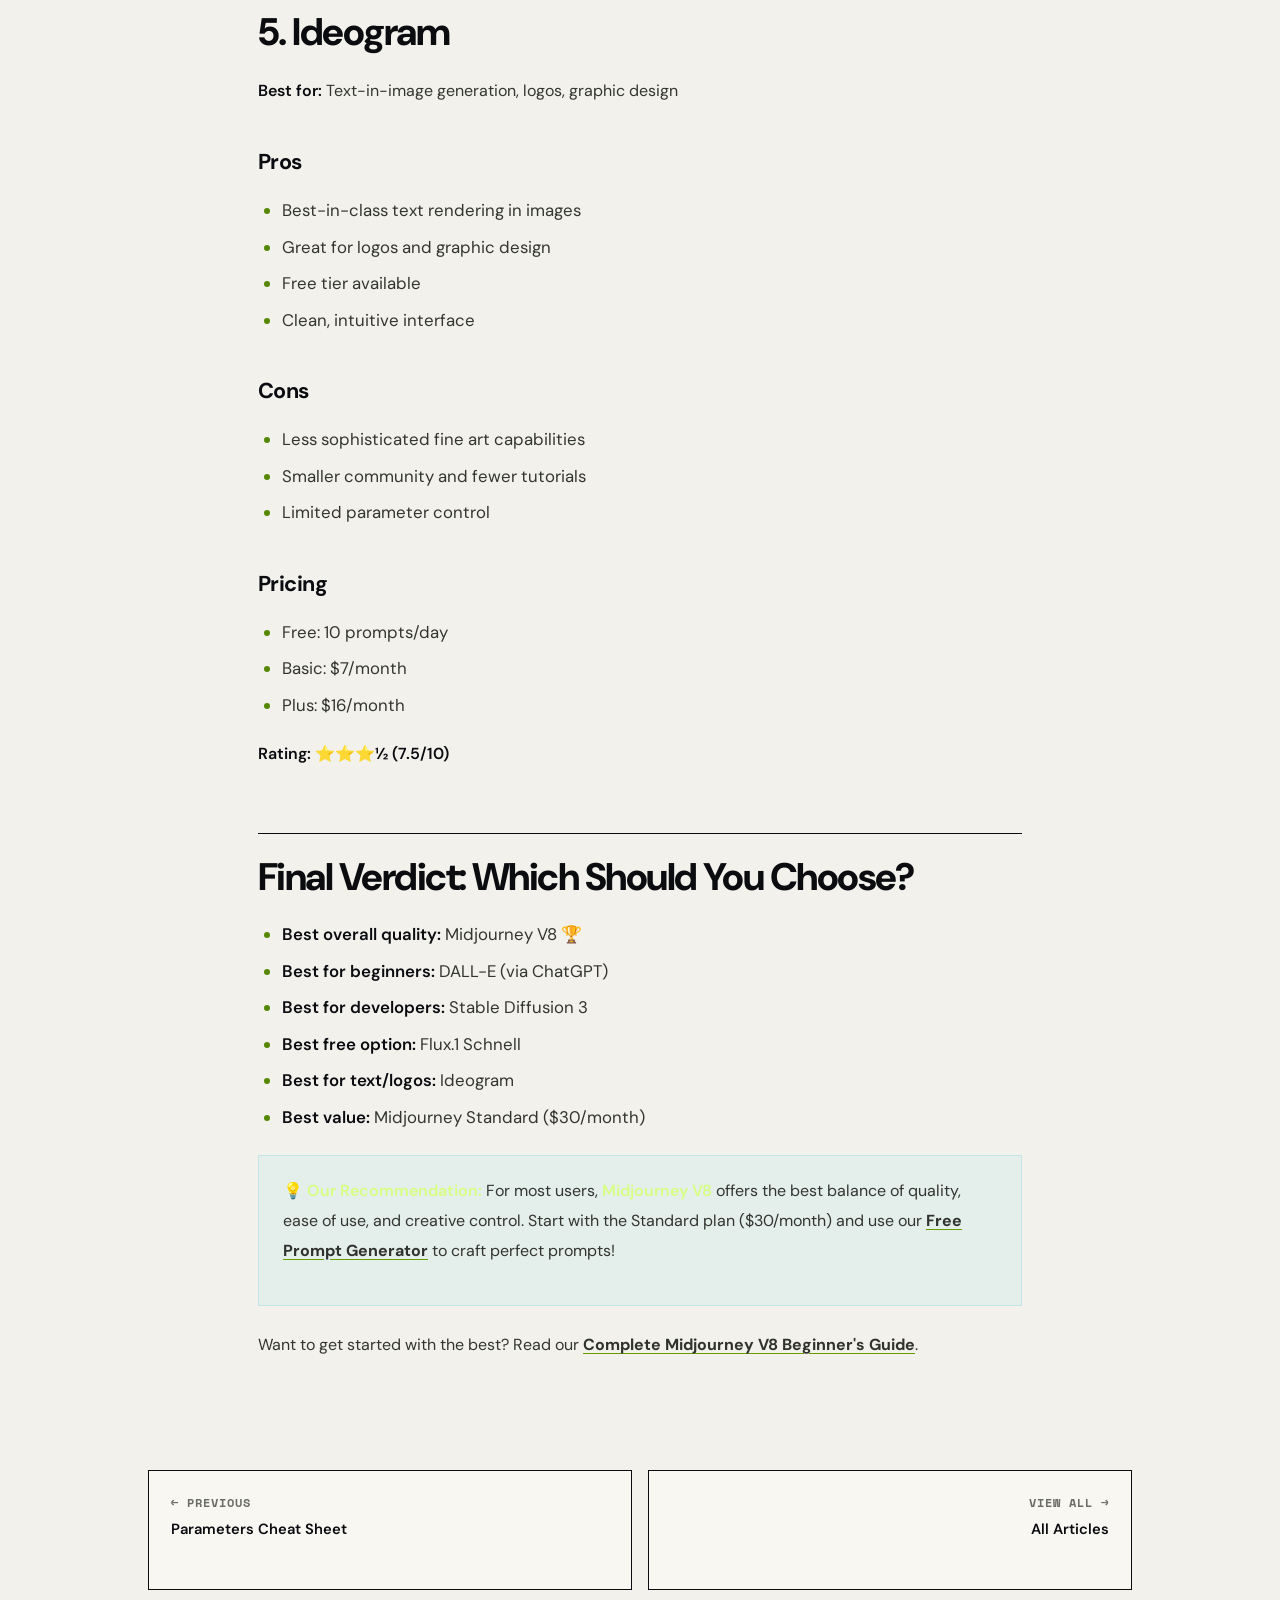
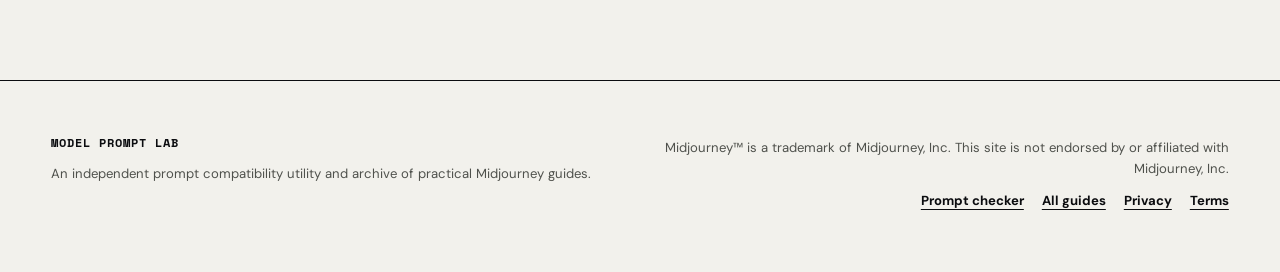
<file: blog/best-ai-image-generators-2026.html>
<!DOCTYPE html>
<html lang="en">
<head>
    <meta charset="UTF-8">
    <meta name="viewport" content="width=device-width, initial-scale=1.0">
    <title>Best AI Image Generators 2026: Midjourney V8 vs DALL-E vs Stable Diffusion vs Flux</title>
    <meta name="description" content="Complete comparison of the best AI image generators in 2026. Midjourney V8, DALL-E, Stable Diffusion 3, Flux, and Ideogram compared on quality, pricing, and features.">
    <meta name="keywords" content="best AI image generator 2026, midjourney vs dall-e, midjourney alternative, AI art generator comparison, midjourney vs stable diffusion">
    <link rel="canonical" href="https://midjourney-v8.com/blog/best-ai-image-generators-2026.html">
    <meta property="og:title" content="Best AI Image Generators 2026: Complete Comparison">
    <meta property="og:type" content="article">
    <script type="application/ld+json">
    {"@context":"https://schema.org","@type":"Article","headline":"Best AI Image Generators 2026: Complete Comparison","datePublished":"2026-03-18","author":{"@type":"Organization","name":"Midjourney V8 Guide"}}
    </script>
    <link rel="preconnect" href="https://fonts.googleapis.com">
    <link rel="preconnect" href="https://fonts.gstatic.com" crossorigin>
    <link href="https://fonts.googleapis.com/css2?family=Inter:wght@300;400;500;600;700;800;900&family=JetBrains+Mono:wght@400;500;600&display=swap" rel="stylesheet">
    <link rel="stylesheet" href="../css/style.css">
    <link href="https://fonts.googleapis.com/css2?family=DM+Sans:wght@400;500;600;700&family=Space+Mono:wght@400;700&display=swap" rel="stylesheet">
    <link rel="stylesheet" href="../css/editorial.css">
</head>
<body>
    <nav class="navbar scrolled" id="navbar">
        <div class="container nav-container">
            <a href="../index.html" class="nav-logo"><span class="logo-icon">◆</span><span class="logo-text">MJ<span class="logo-highlight">V8</span></span></a>
            <div class="nav-links" id="nav-links">
                <a href="../index.html#features" class="nav-link">Features</a>
                <a href="../index.html#prompt-generator" class="nav-link">Prompt Generator</a>
                <a href="../blog.html" class="nav-link">Blog</a>
            </div>
            <div class="nav-actions">
                <a href="../index.html#prompt-generator" class="btn btn-primary btn-sm">Try Generator</a>
                <button class="mobile-toggle" id="mobile-toggle" aria-label="Toggle menu"><span></span><span></span><span></span></button>
            </div>
        </div>
    </nav>

    <header class="article-header">
        <div class="container">
            <span class="article-tag">🏆 Roundup</span>
            <h1>Best AI Image Generators 2026: Complete Comparison</h1>
            <div class="article-meta">
                <span>📖 14 min read</span>
                <span>Published: March 18, 2026</span>
            </div>
        </div>
    </header>

    <article class="article-body">
        <p>The AI image generation landscape in 2026 is more competitive than ever. With the release of <strong>Midjourney V8</strong>, the bar has been raised once again. But which tool is right for you? In this comprehensive guide, we compare the top five AI image generators across quality, pricing, ease of use, and unique features.</p>

        <h2>The Contenders</h2>
        <ol>
            <li><strong>Midjourney V8</strong> — The reigning champion with native 2K</li>
            <li><strong>DALL-E (OpenAI)</strong> — The pioneer, integrated with ChatGPT</li>
            <li><strong>Stable Diffusion 3</strong> — The open-source powerhouse</li>
            <li><strong>Flux</strong> — Black Forest Lab's rising star</li>
            <li><strong>Ideogram</strong> — The text-rendering specialist</li>
        </ol>

        <h2>1. Midjourney V8</h2>
        <p><strong>Best for:</strong> Professional-quality art, creative projects, aesthetic excellence</p>

        <h3>Pros</h3>
        <ul>
            <li>Native 2K resolution with --hd mode (2048×2048)</li>
            <li>Best-in-class aesthetic quality</li>
            <li>Superior prompt adherence and image coherence</li>
            <li>Extensive parameter control</li>
            <li>Active community and constant updates</li>
            <li>Web interface (no Discord required)</li>
        </ul>

        <h3>Cons</h3>
        <ul>
            <li>No free tier</li>
            <li>Currently in Alpha (V8 specifically)</li>
            <li>No API access for developers</li>
            <li>Cannot process/edit existing images (limited)</li>
        </ul>

        <h3>Pricing</h3>
        <ul>
            <li>Basic: $10/month (~200 generations)</li>
            <li>Standard: $30/month (~900 generations + Relax mode)</li>
            <li>Pro: $60/month (~1800 generations + Stealth mode)</li>
        </ul>

        <p><strong>Rating: ⭐⭐⭐⭐⭐ (9.5/10)</strong></p>

        <h2>2. DALL-E (OpenAI)</h2>
        <p><strong>Best for:</strong> Quick generation, ChatGPT integration, image editing</p>

        <h3>Pros</h3>
        <ul>
            <li>Seamlessly integrated with ChatGPT</li>
            <li>Excellent at understanding natural language prompts</li>
            <li>Built-in image editing capabilities</li>
            <li>API access for developers</li>
            <li>Good at rendering text in images</li>
        </ul>

        <h3>Cons</h3>
        <ul>
            <li>Aesthetic quality below Midjourney</li>
            <li>Less artistic control (fewer parameters)</li>
            <li>Can feel "sterile" or generic at times</li>
            <li>Content policy restrictions</li>
        </ul>

        <h3>Pricing</h3>
        <ul>
            <li>Included with ChatGPT Plus ($20/month)</li>
            <li>API: ~$0.04 per image (1024×1024)</li>
        </ul>

        <p><strong>Rating: ⭐⭐⭐⭐ (8.0/10)</strong></p>

        <h2>3. Stable Diffusion 3</h2>
        <p><strong>Best for:</strong> Developers, customization, local generation, open-source enthusiasts</p>

        <h3>Pros</h3>
        <ul>
            <li>Open-source — run locally for free</li>
            <li>Highly customizable with LoRA models and fine-tuning</li>
            <li>No content restrictions (when running locally)</li>
            <li>Large ecosystem of community models and tools</li>
            <li>API available through Stability AI</li>
        </ul>

        <h3>Cons</h3>
        <ul>
            <li>Requires powerful GPU for local use</li>
            <li>Steeper learning curve</li>
            <li>Default quality below Midjourney without fine-tuning</li>
            <li>Community can be fragmented</li>
        </ul>

        <h3>Pricing</h3>
        <ul>
            <li>Free (local, requires your own GPU)</li>
            <li>Stability AI API: Starting at $0.02 per image</li>
        </ul>

        <p><strong>Rating: ⭐⭐⭐⭐ (8.5/10)</strong></p>

        <h2>4. Flux (Black Forest Labs)</h2>
        <p><strong>Best for:</strong> High-quality realistic images, fast generation</p>

        <h3>Pros</h3>
        <ul>
            <li>Excellent photorealistic quality</li>
            <li>Very fast generation times</li>
            <li>Good prompt adherence</li>
            <li>API available</li>
            <li>Open-weights model available (Flux.1 Schnell)</li>
        </ul>

        <h3>Cons</h3>
        <ul>
            <li>Less artistic versatility than Midjourney</li>
            <li>Smaller community</li>
            <li>Fewer creative parameters</li>
            <li>Still developing its ecosystem</li>
        </ul>

        <h3>Pricing</h3>
        <ul>
            <li>Free tier available through Flux.1 Schnell</li>
            <li>Pro: Pay-per-generation or API access</li>
        </ul>

        <p><strong>Rating: ⭐⭐⭐⭐ (8.0/10)</strong></p>

        <h2>5. Ideogram</h2>
        <p><strong>Best for:</strong> Text-in-image generation, logos, graphic design</p>

        <h3>Pros</h3>
        <ul>
            <li>Best-in-class text rendering in images</li>
            <li>Great for logos and graphic design</li>
            <li>Free tier available</li>
            <li>Clean, intuitive interface</li>
        </ul>

        <h3>Cons</h3>
        <ul>
            <li>Less sophisticated fine art capabilities</li>
            <li>Smaller community and fewer tutorials</li>
            <li>Limited parameter control</li>
        </ul>

        <h3>Pricing</h3>
        <ul>
            <li>Free: 10 prompts/day</li>
            <li>Basic: $7/month</li>
            <li>Plus: $16/month</li>
        </ul>

        <p><strong>Rating: ⭐⭐⭐½ (7.5/10)</strong></p>

        <h2>Final Verdict: Which Should You Choose?</h2>

        <ul>
            <li><strong>Best overall quality:</strong> Midjourney V8 🏆</li>
            <li><strong>Best for beginners:</strong> DALL-E (via ChatGPT)</li>
            <li><strong>Best for developers:</strong> Stable Diffusion 3</li>
            <li><strong>Best free option:</strong> Flux.1 Schnell</li>
            <li><strong>Best for text/logos:</strong> Ideogram</li>
            <li><strong>Best value:</strong> Midjourney Standard ($30/month)</li>
        </ul>

        <div class="tip-box">
            <p><strong>💡 Our Recommendation:</strong> For most users, <strong>Midjourney V8</strong> offers the best balance of quality, ease of use, and creative control. Start with the Standard plan ($30/month) and use our <a href="../index.html#prompt-generator" style="color: var(--primary-light);">Free Prompt Generator</a> to craft perfect prompts!</p>
        </div>

        <p>Want to get started with the best? Read our <a href="getting-started-midjourney-v8.html" style="color: var(--primary-light);">Complete Midjourney V8 Beginner's Guide</a>.</p>
    </article>

    <nav class="article-nav">
        <a href="midjourney-v8-parameters-cheatsheet.html">
            <span class="nav-label">← Previous</span>
            <span class="nav-title">Parameters Cheat Sheet</span>
        </a>
        <a href="../blog.html" style="text-align:right;">
            <span class="nav-label">View All →</span>
            <span class="nav-title">All Articles</span>
        </a>
    </nav>

    <footer class="footer">
        <div class="container">
            <div class="footer-bottom">
                <p>&copy; 2026 midjourney-v8.com. Not affiliated with Midjourney Inc.</p>
                <div class="footer-bottom-links"><a href="../privacy.html">Privacy</a><a href="../terms.html">Terms</a></div>
            </div>
        </div>
    </footer>
    <script src="../js/main.js"></script>
    <script src="../js/site-shell.js"></script>
</body>
</html>
</file>
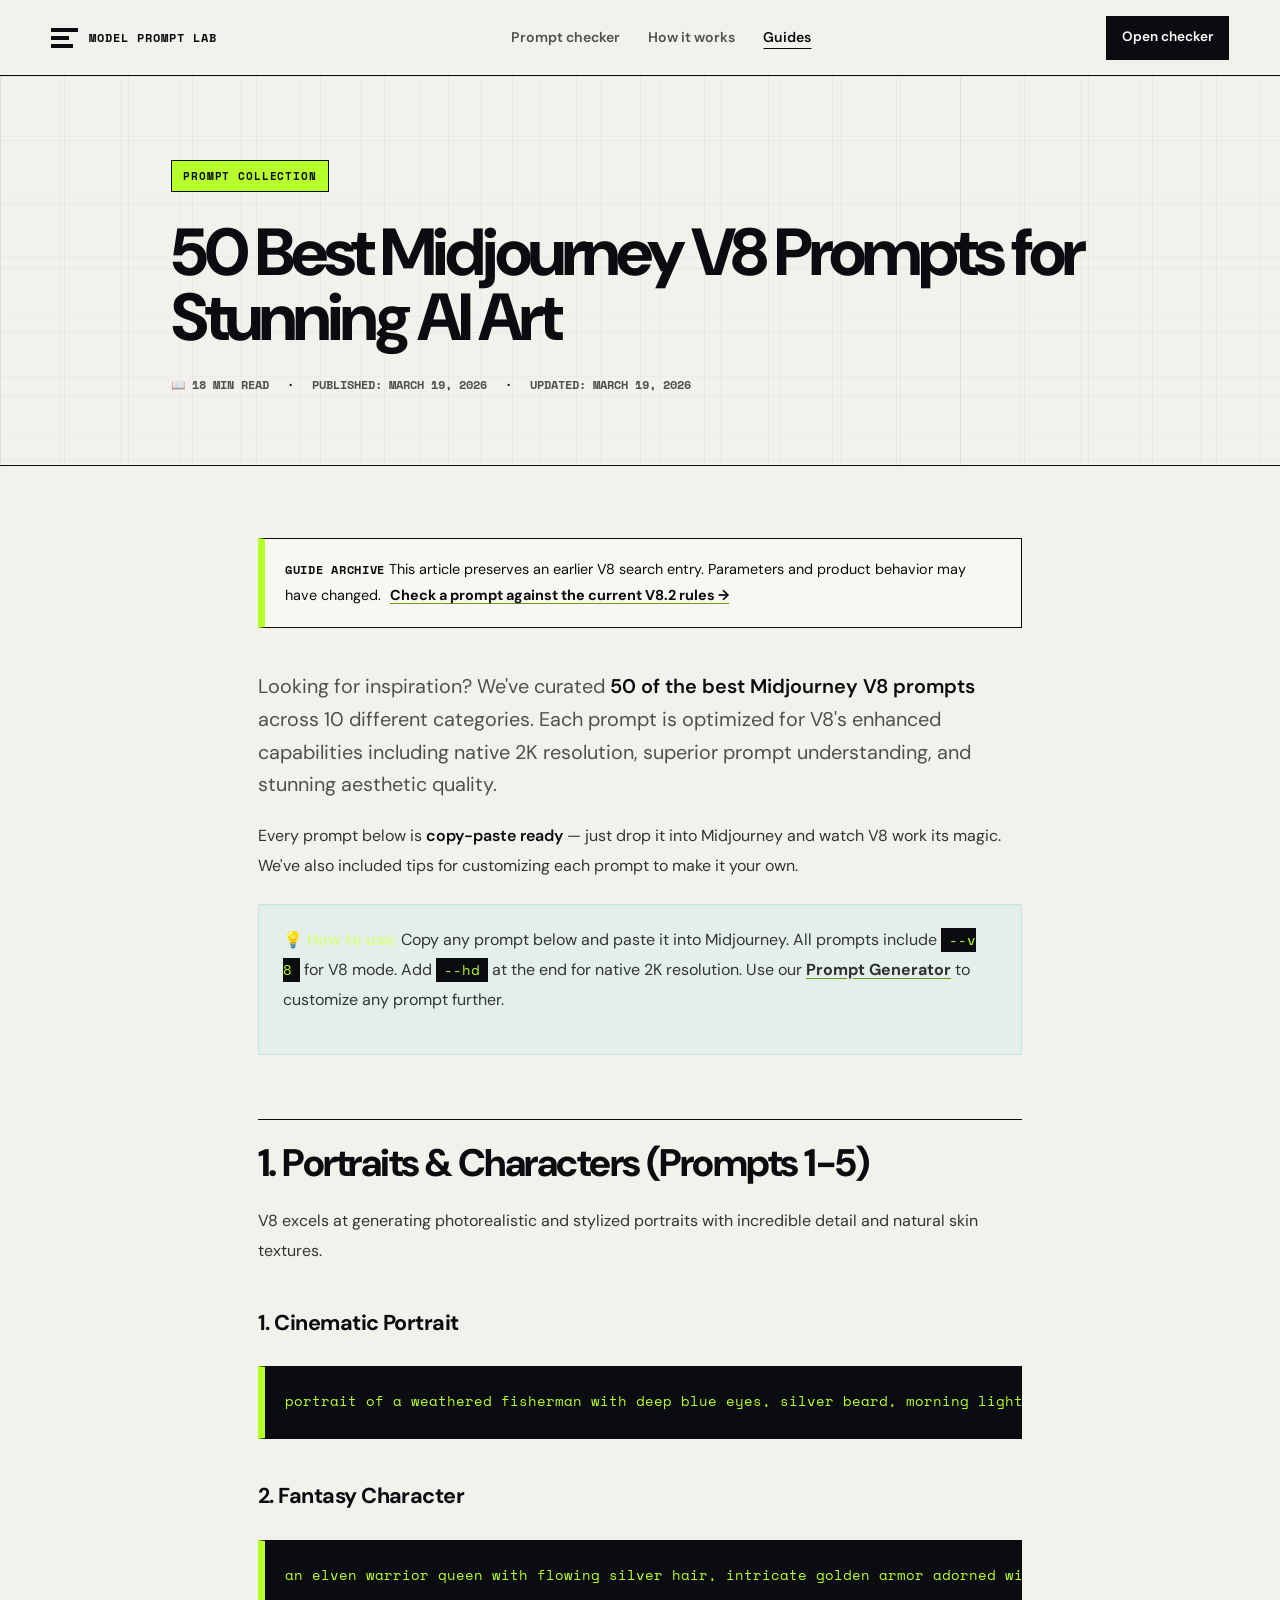
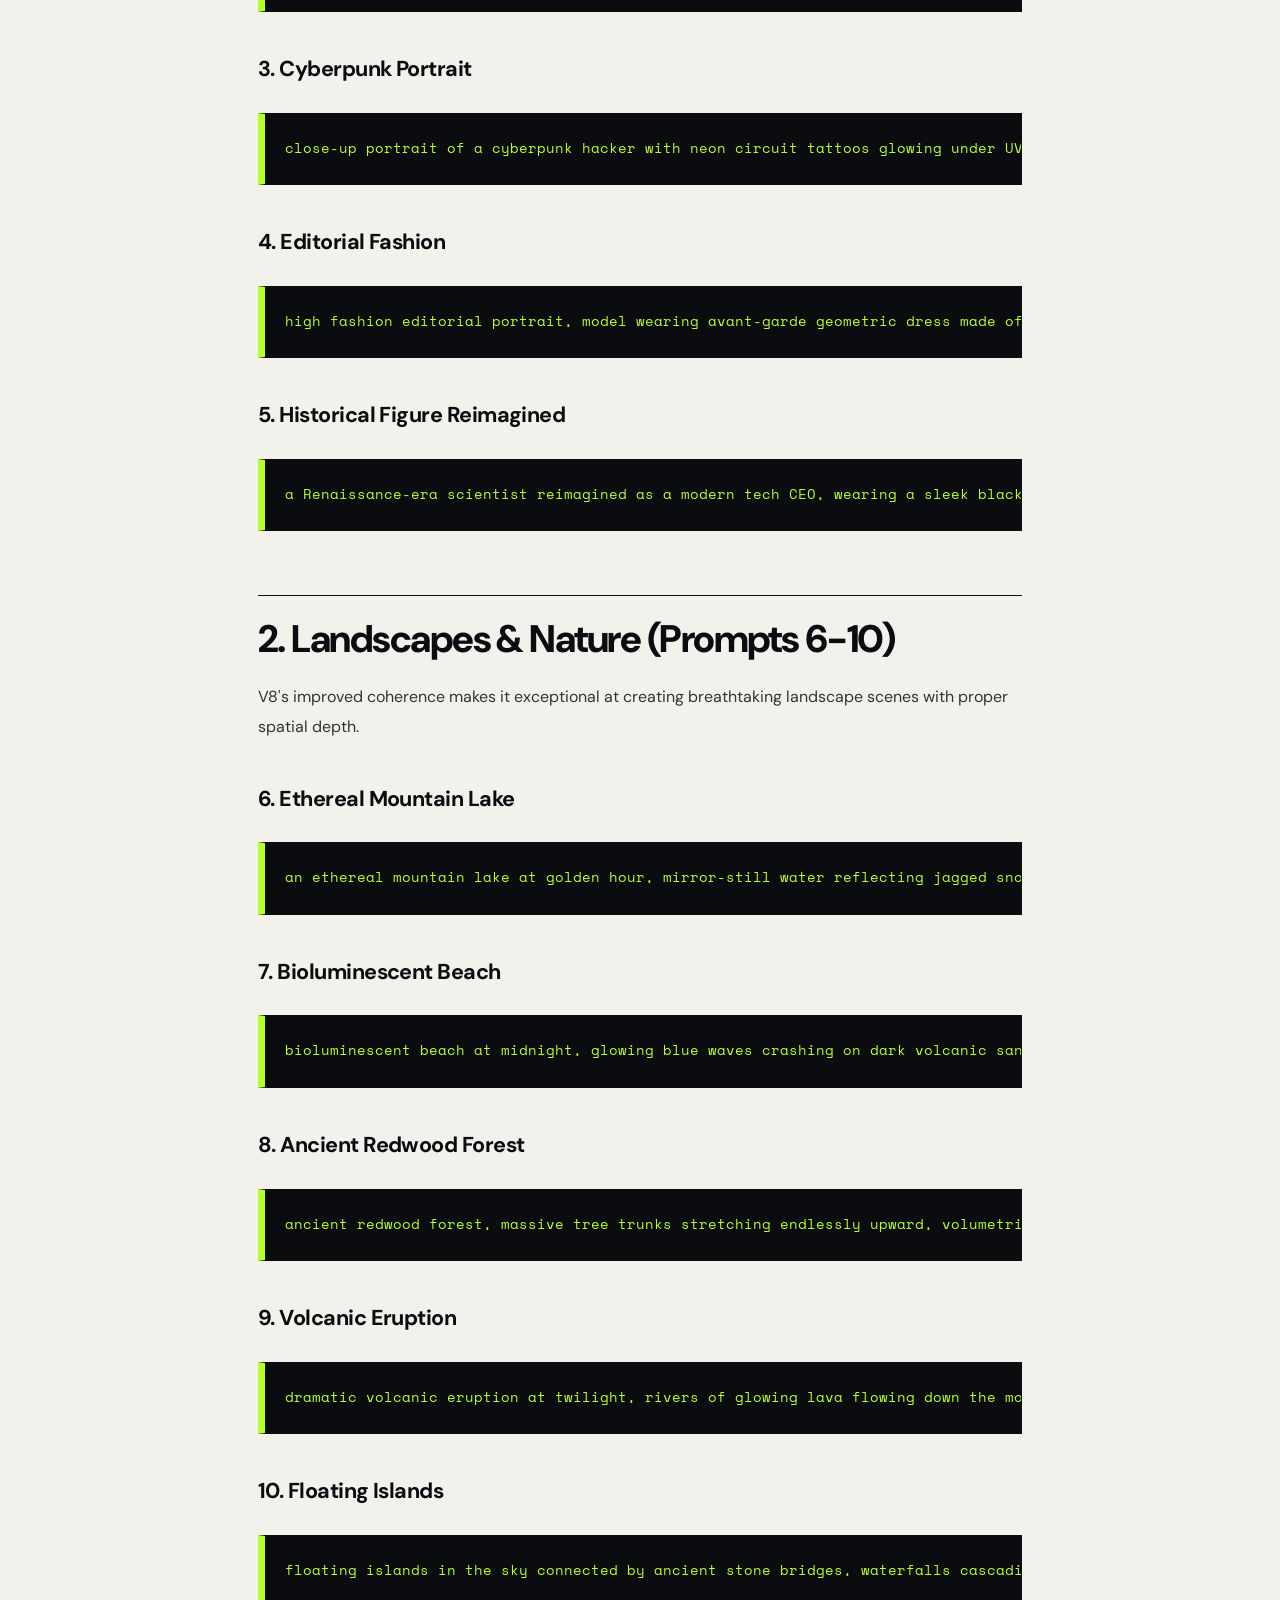
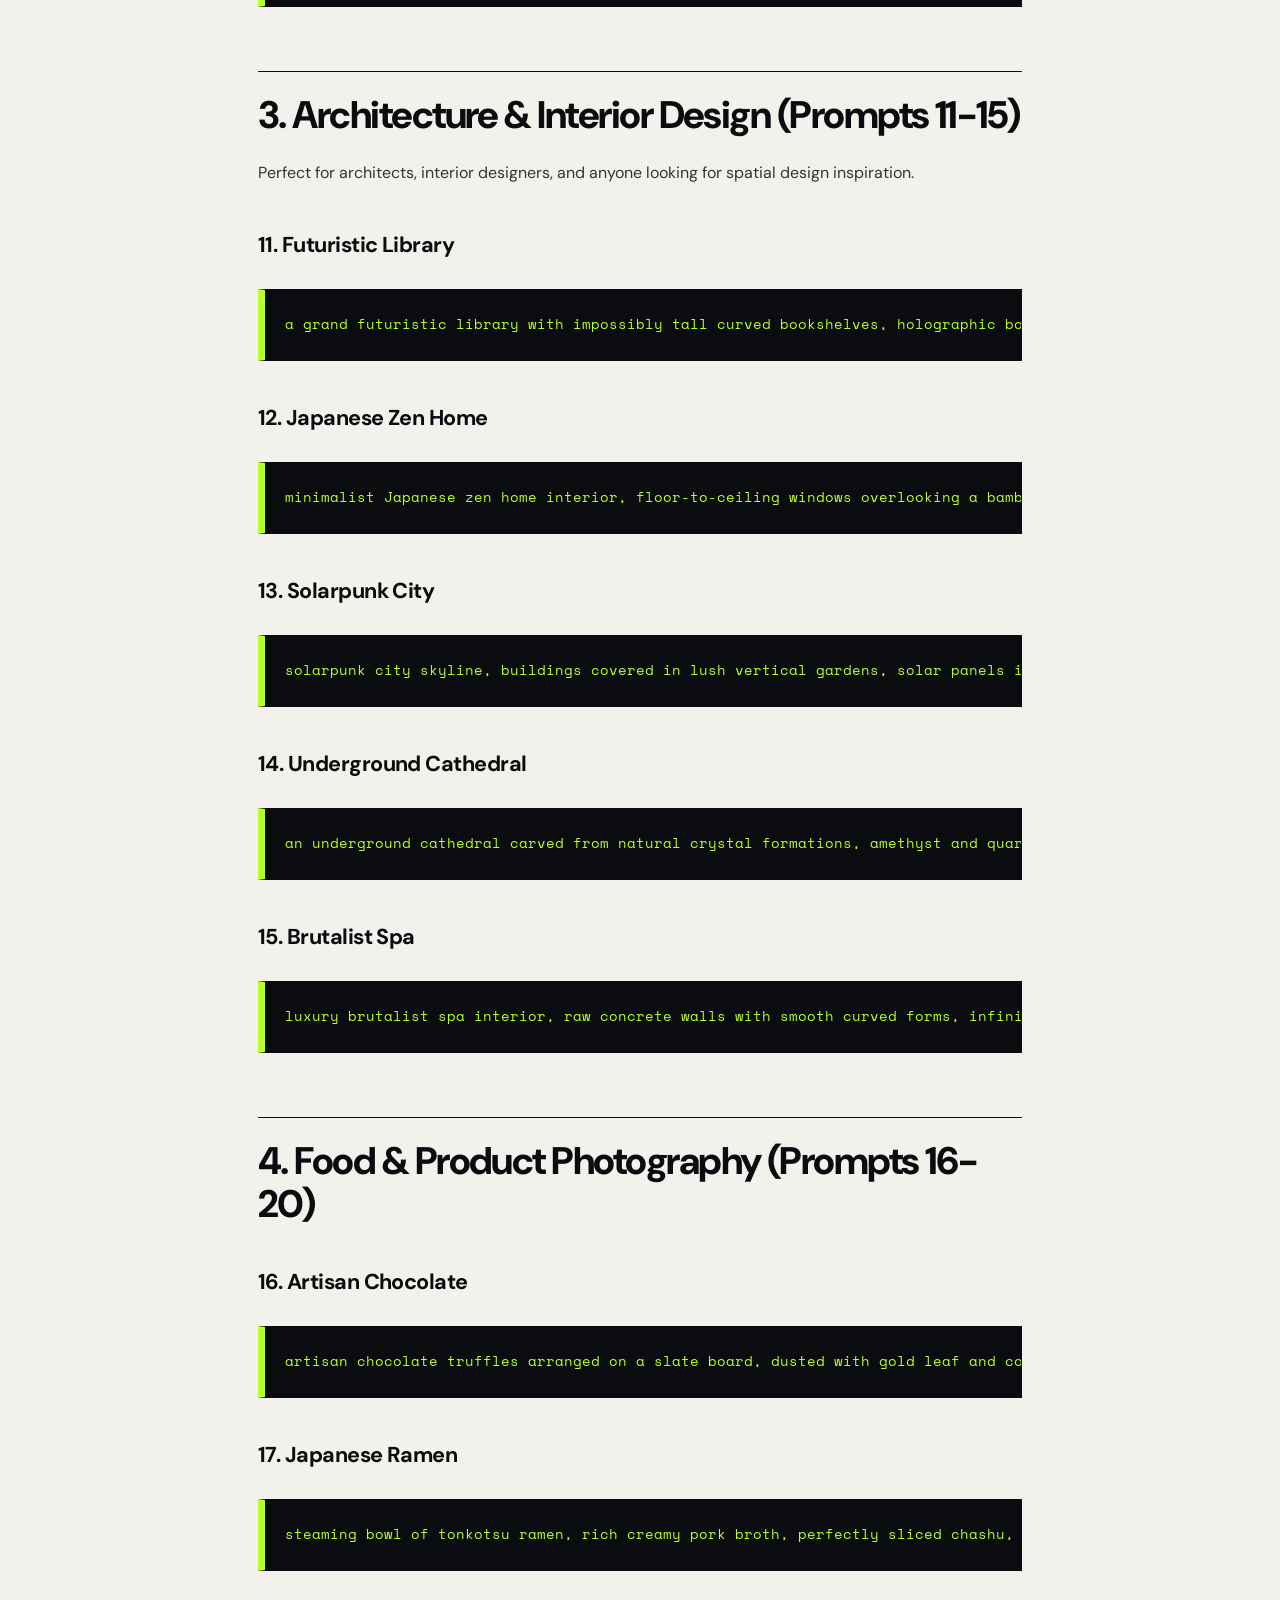
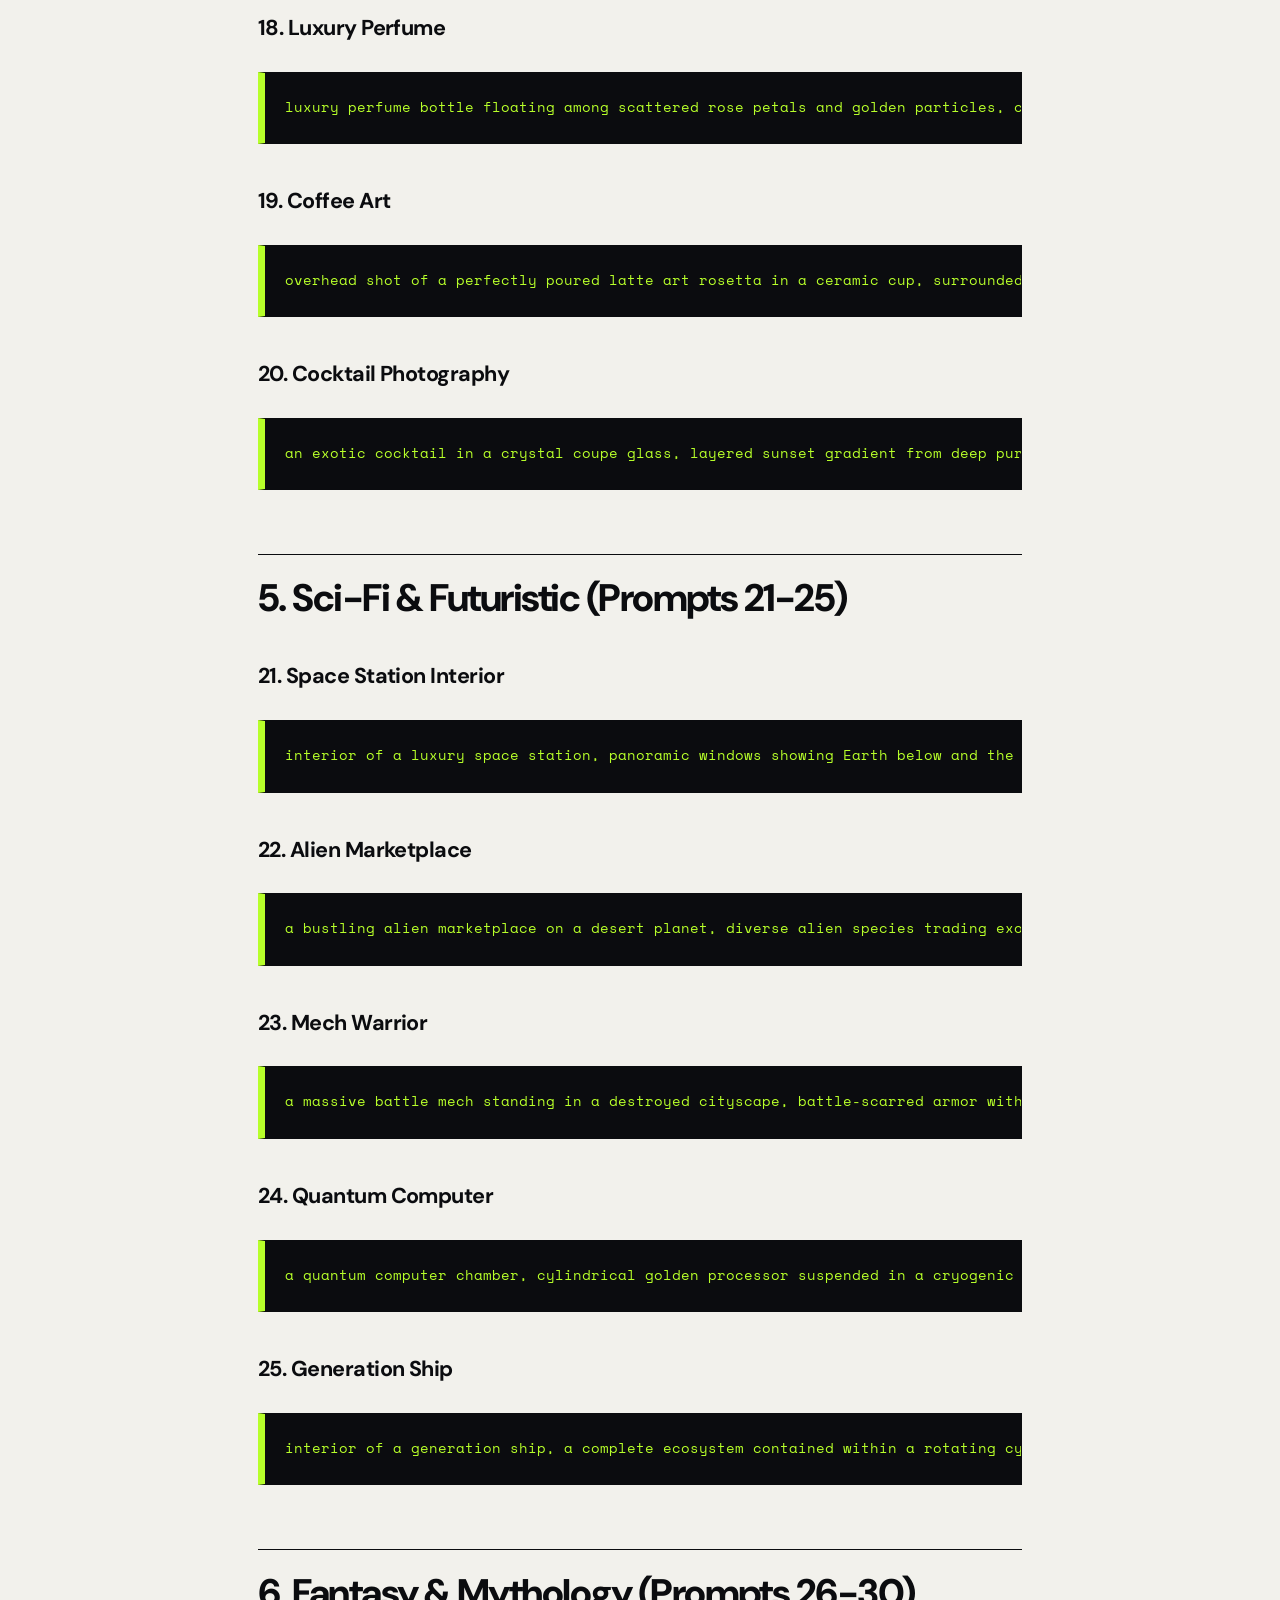
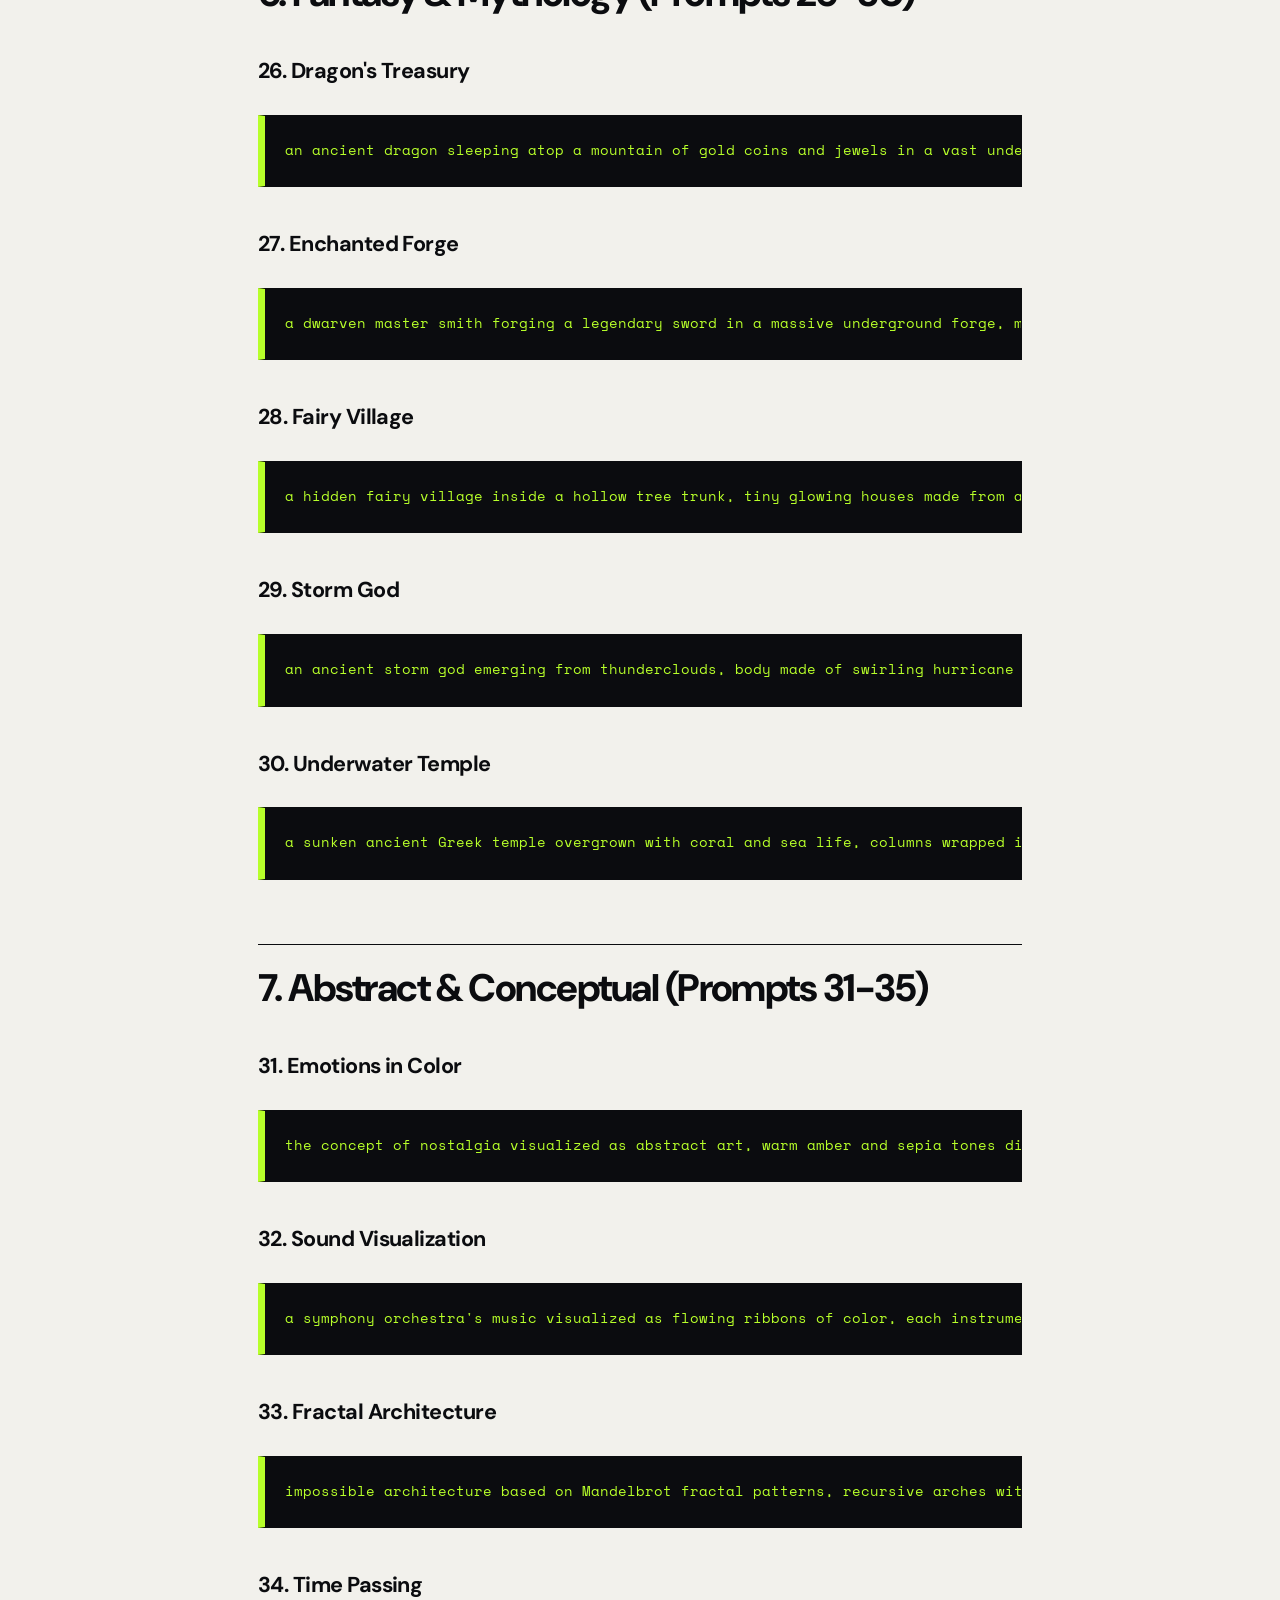
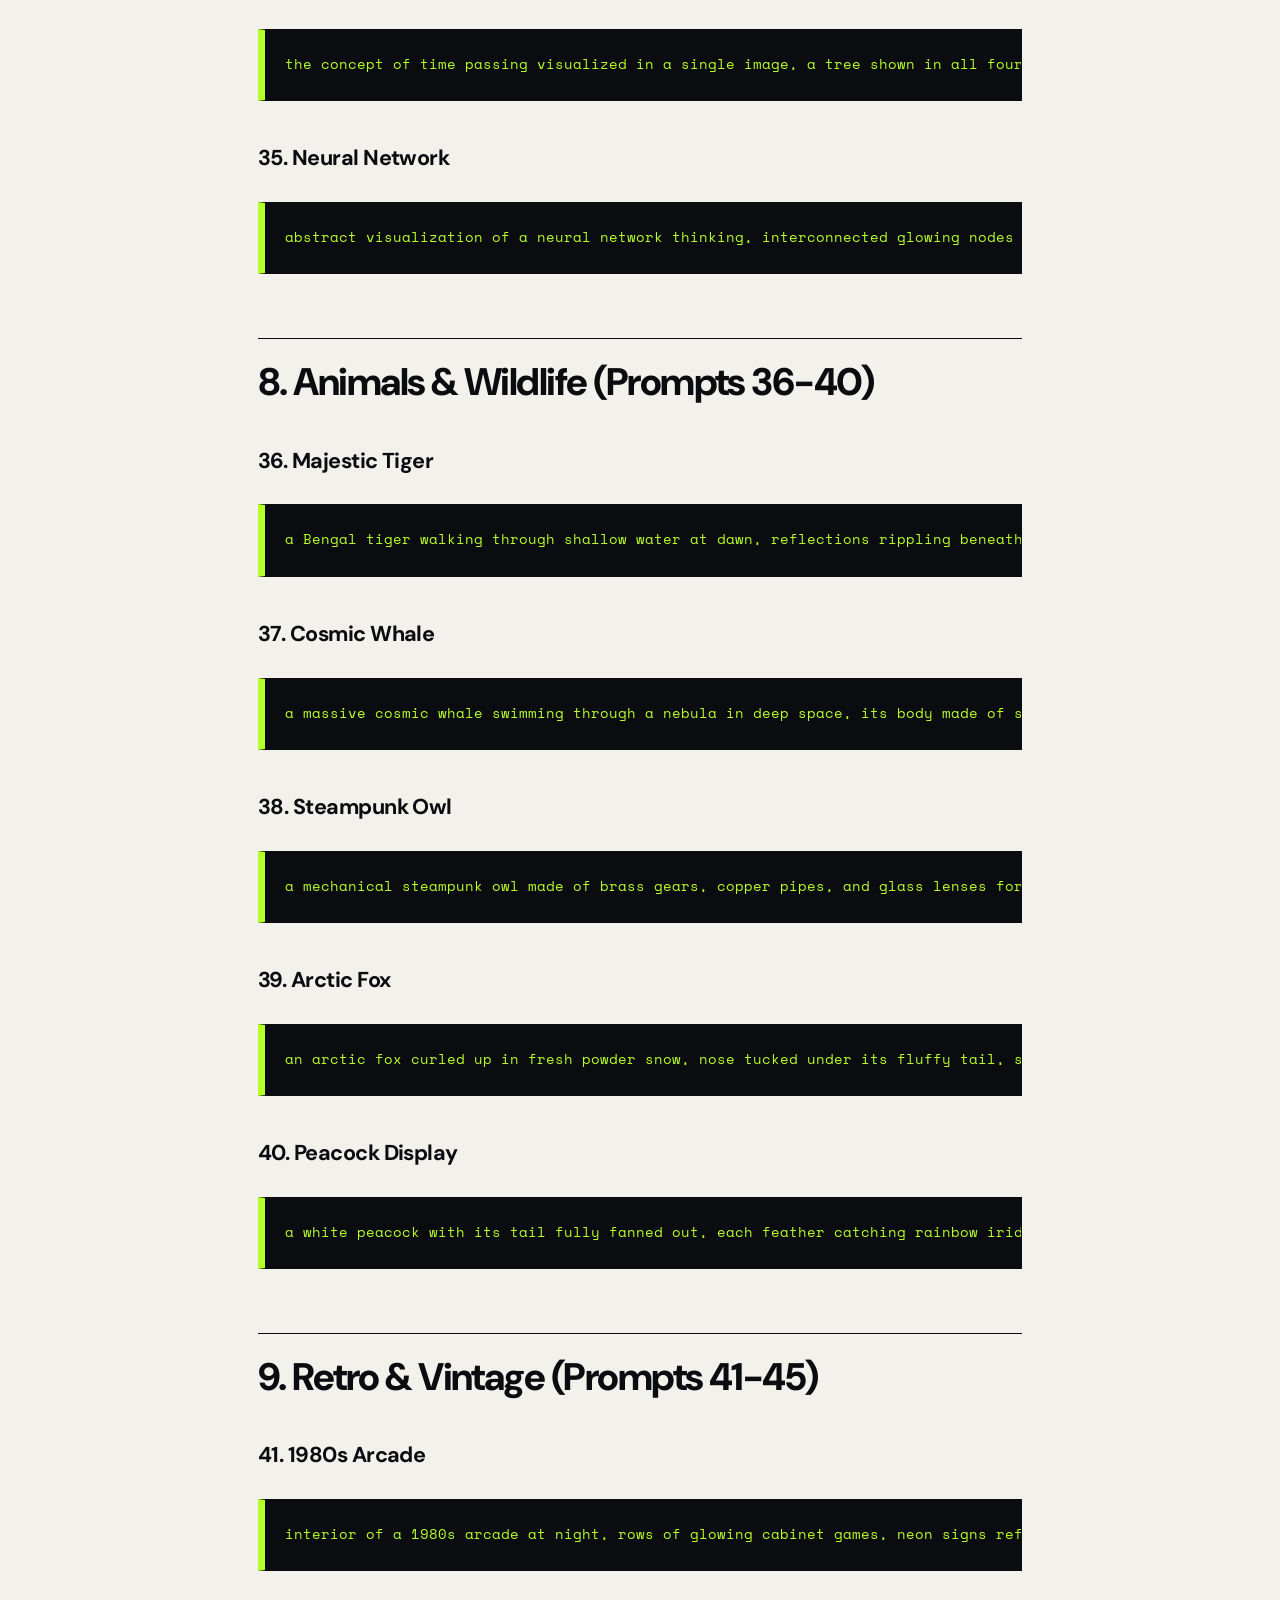
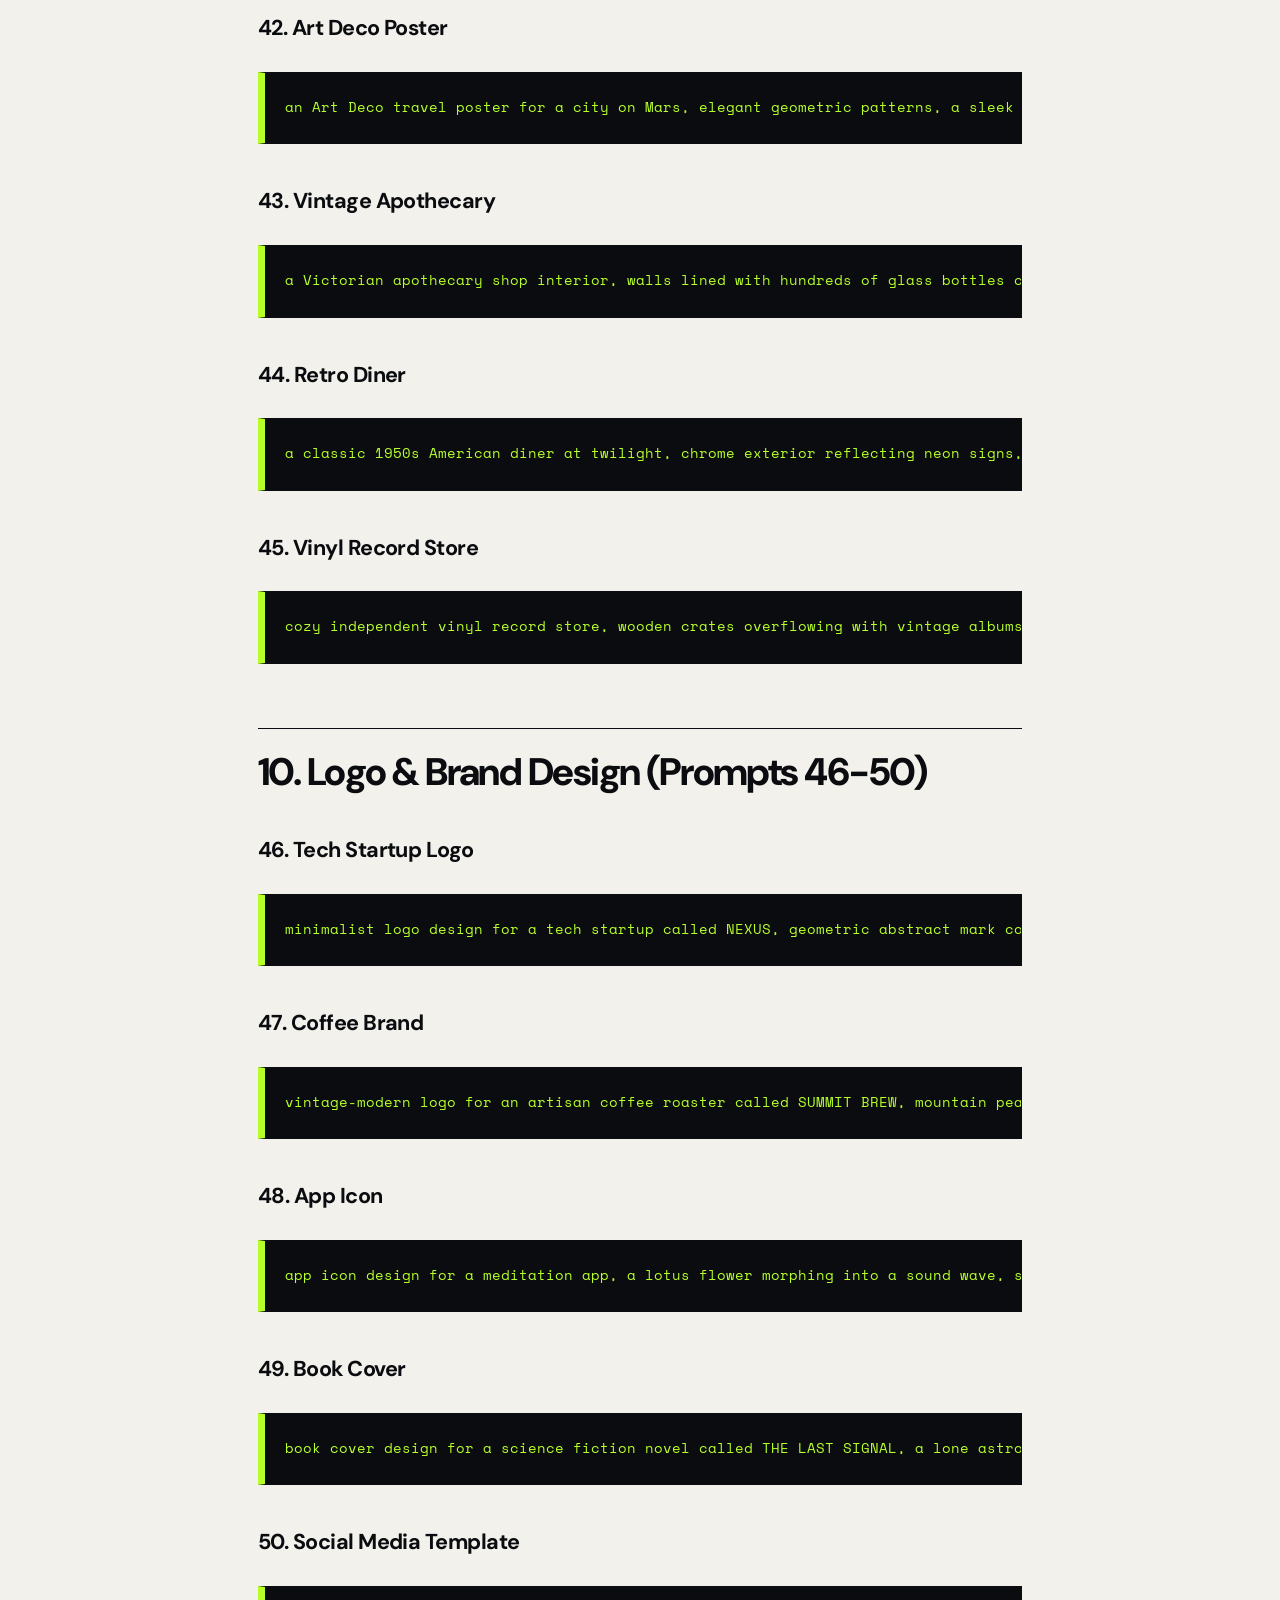
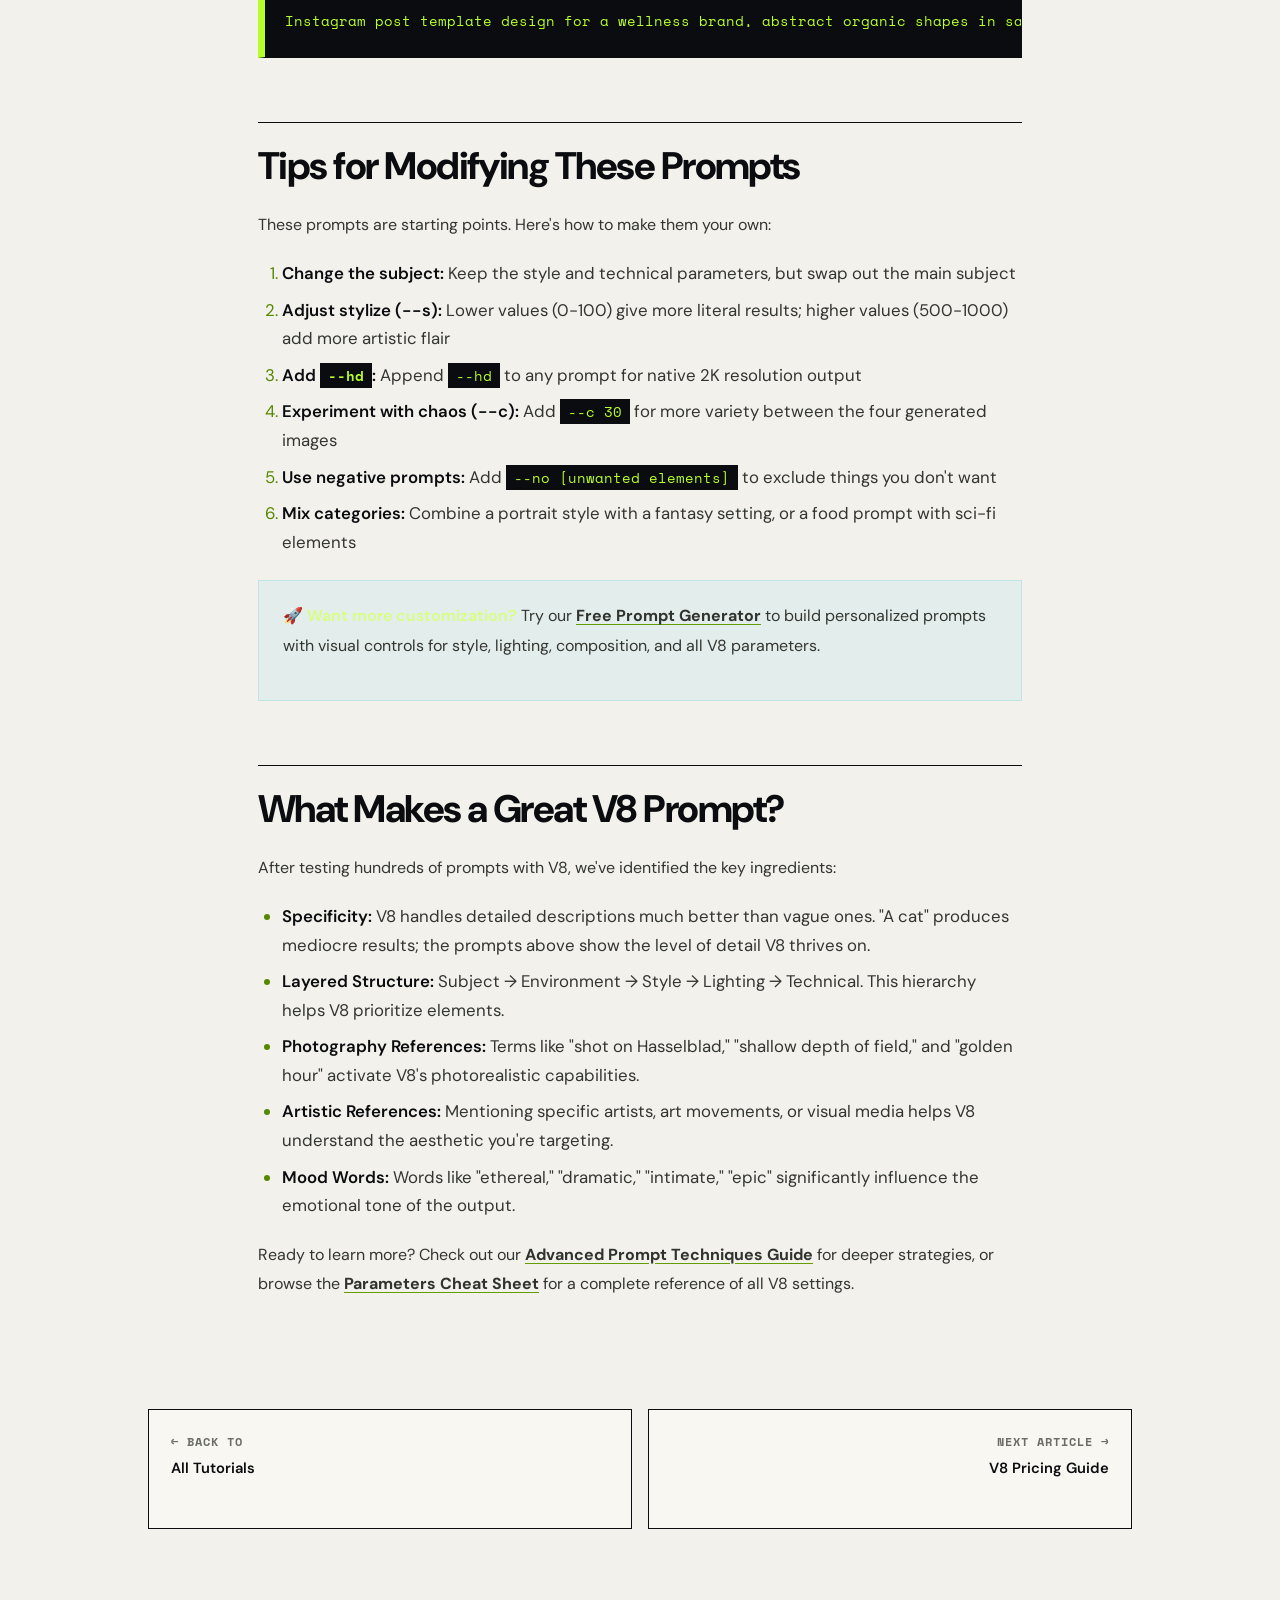
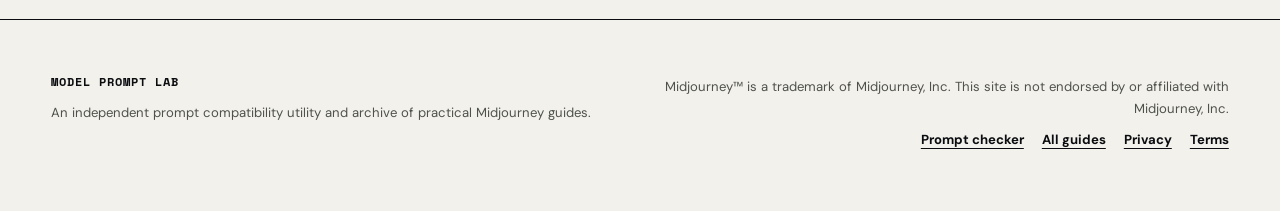
<file: blog/best-midjourney-v8-prompts.html>
<!DOCTYPE html>
<html lang="en">
<head>
    <meta charset="UTF-8">
    <meta name="viewport" content="width=device-width, initial-scale=1.0">
    <title>50 Best Midjourney V8 Prompts for Stunning AI Art (2026)</title>
    <meta name="description" content="Discover 50 curated Midjourney V8 prompts across 10 categories. Copy-paste ready prompts for portraits, landscapes, fantasy, architecture, product photography, and more.">
    <meta name="keywords" content="best midjourney v8 prompts, midjourney prompt ideas, midjourney v8 prompt examples, midjourney prompt list, cool midjourney prompts 2026, midjourney prompt inspiration">
    <link rel="icon" type="image/png" href="../images/logo.png">
    <link rel="canonical" href="https://midjourney-v8.com/blog/best-midjourney-v8-prompts.html">

    <meta property="og:title" content="50 Best Midjourney V8 Prompts for Stunning AI Art (2026)">
    <meta property="og:description" content="Copy-paste ready: 50 curated prompts across 10 categories for Midjourney V8.">
    <meta property="og:type" content="article">
    <meta property="og:url" content="https://midjourney-v8.com/blog/best-midjourney-v8-prompts.html">
    <meta property="article:published_time" content="2026-03-19">
    <meta property="article:section" content="Prompts">

    <script type="application/ld+json">
    {
        "@context": "https://schema.org",
        "@type": "Article",
        "headline": "50 Best Midjourney V8 Prompts for Stunning AI Art",
        "datePublished": "2026-03-19",
        "dateModified": "2026-03-19",
        "author": { "@type": "Organization", "name": "Midjourney V8 Guide" },
        "publisher": { "@type": "Organization", "name": "midjourney-v8.com" },
        "description": "Curated collection of 50 powerful Midjourney V8 prompts across 10 categories."
    }
    </script>

    <link rel="preconnect" href="https://fonts.googleapis.com">
    <link rel="preconnect" href="https://fonts.gstatic.com" crossorigin>
    <link href="https://fonts.googleapis.com/css2?family=Inter:wght@300;400;500;600;700;800;900&family=JetBrains+Mono:wght@400;500;600&display=swap" rel="stylesheet">
    <link rel="stylesheet" href="../css/style.css">
<script type="text/javascript">
    (function(c,l,a,r,i,t,y){
        c[a]=c[a]||function(){(c[a].q=c[a].q||[]).push(arguments)};
        t=l.createElement(r);t.async=1;t.src="https://www.clarity.ms/tag/"+i;
        y=l.getElementsByTagName(r)[0];y.parentNode.insertBefore(t,y);
    })(window, document, "clarity", "script", "vxs1tgdqes");
</script>
    <link href="https://fonts.googleapis.com/css2?family=DM+Sans:wght@400;500;600;700&family=Space+Mono:wght@400;700&display=swap" rel="stylesheet">
    <link rel="stylesheet" href="../css/editorial.css">
</head>
<body>
    <nav class="navbar scrolled" id="navbar">
        <div class="container nav-container">
            <a href="../index.html" class="nav-logo">
                <img src="../images/logo.png" alt="MJV8" class="logo-img">
                <span class="logo-text">MJ<span class="logo-highlight">V8</span></span>
            </a>
            <div class="nav-links" id="nav-links">
                <a href="../index.html#features" class="nav-link">Features</a>
                <a href="../index.html#prompt-generator" class="nav-link">Prompt Generator</a>
                <a href="../index.html#tutorials" class="nav-link">Tutorials</a>
                <a href="../index.html#comparison" class="nav-link">V7 vs V8</a>
                <a href="../blog.html" class="nav-link">Blog</a>
            </div>
            <div class="nav-actions">
                <a href="../index.html#prompt-generator" class="btn btn-primary btn-sm">Try Generator</a>
                <button class="mobile-toggle" id="mobile-toggle" aria-label="Toggle menu">
                    <span></span><span></span><span></span>
                </button>
            </div>
        </div>
    </nav>

    <header class="article-header">
        <div class="container">
            <span class="article-tag">&#x1F3A8; Prompt Collection</span>
            <h1>50 Best Midjourney V8 Prompts for Stunning AI Art</h1>
            <div class="article-meta">
                <span>&#x1F4D6; 18 min read</span>
                <span>Published: March 19, 2026</span>
                <span>Updated: March 19, 2026</span>
            </div>
        </div>
    </header>

    <article class="article-body">
        <p>Looking for inspiration? We've curated <strong>50 of the best Midjourney V8 prompts</strong> across 10 different categories. Each prompt is optimized for V8's enhanced capabilities including native 2K resolution, superior prompt understanding, and stunning aesthetic quality.</p>

        <p>Every prompt below is <strong>copy-paste ready</strong> &#x2014; just drop it into Midjourney and watch V8 work its magic. We've also included tips for customizing each prompt to make it your own.</p>

        <div class="tip-box">
            <p><strong>&#x1F4A1; How to use:</strong> Copy any prompt below and paste it into Midjourney. All prompts include <code>--v 8</code> for V8 mode. Add <code>--hd</code> at the end for native 2K resolution. Use our <a href="../index.html#prompt-generator" style="color: var(--primary-light);">Prompt Generator</a> to customize any prompt further.</p>
        </div>

        <!-- Category 1: Portraits -->
        <h2>1. Portraits &amp; Characters (Prompts 1-5)</h2>

        <p>V8 excels at generating photorealistic and stylized portraits with incredible detail and natural skin textures.</p>

        <h3>1. Cinematic Portrait</h3>
        <pre><code>portrait of a weathered fisherman with deep blue eyes, silver beard, morning light, shot on Hasselblad, shallow depth of field, cinematic color grading, photorealistic --v 8 --ar 2:3</code></pre>

        <h3>2. Fantasy Character</h3>
        <pre><code>an elven warrior queen with flowing silver hair, intricate golden armor adorned with emeralds, standing before an ancient forest throne, dramatic rim lighting, epic fantasy illustration --v 8 --ar 2:3 --s 500</code></pre>

        <h3>3. Cyberpunk Portrait</h3>
        <pre><code>close-up portrait of a cyberpunk hacker with neon circuit tattoos glowing under UV light, data streams reflected in mirrored sunglasses, dark rain-soaked alley background, blade runner aesthetic --v 8 --ar 3:4</code></pre>

        <h3>4. Editorial Fashion</h3>
        <pre><code>high fashion editorial portrait, model wearing avant-garde geometric dress made of origami paper, minimalist white studio, harsh directional lighting, Vogue magazine aesthetic, shot by Annie Leibovitz --v 8 --ar 2:3</code></pre>

        <h3>5. Historical Figure Reimagined</h3>
        <pre><code>a Renaissance-era scientist reimagined as a modern tech CEO, wearing a sleek black turtleneck, holographic equations floating around them, oil painting merged with digital art, dramatic chiaroscuro --v 8 --ar 3:4 --s 400</code></pre>

        <!-- Category 2: Landscapes -->
        <h2>2. Landscapes &amp; Nature (Prompts 6-10)</h2>

        <p>V8's improved coherence makes it exceptional at creating breathtaking landscape scenes with proper spatial depth.</p>

        <h3>6. Ethereal Mountain Lake</h3>
        <pre><code>an ethereal mountain lake at golden hour, mirror-still water reflecting jagged snow-capped peaks, wildflower meadow in foreground with purple lupines, wispy clouds, photorealistic, National Geographic quality --v 8 --ar 16:9 --hd</code></pre>

        <h3>7. Bioluminescent Beach</h3>
        <pre><code>bioluminescent beach at midnight, glowing blue waves crashing on dark volcanic sand, milky way galaxy overhead, long exposure photography, the glow illuminates rocky tide pools, magical atmosphere --v 8 --ar 21:9 --hd</code></pre>

        <h3>8. Ancient Redwood Forest</h3>
        <pre><code>ancient redwood forest, massive tree trunks stretching endlessly upward, volumetric god rays piercing through the canopy, morning mist, ferns and moss covering everything, sense of scale and wonder --v 8 --ar 9:16 --hd</code></pre>

        <h3>9. Volcanic Eruption</h3>
        <pre><code>dramatic volcanic eruption at twilight, rivers of glowing lava flowing down the mountainside, massive ash plume illuminated from below, lightning in the volcanic cloud, raw power of nature --v 8 --ar 16:9 --s 300</code></pre>

        <h3>10. Floating Islands</h3>
        <pre><code>floating islands in the sky connected by ancient stone bridges, waterfalls cascading into clouds below, lush vegetation and tiny villages, warm sunset light, Studio Ghibli meets photorealism --v 8 --ar 16:9 --s 600</code></pre>

        <!-- Category 3: Architecture -->
        <h2>3. Architecture &amp; Interior Design (Prompts 11-15)</h2>

        <p>Perfect for architects, interior designers, and anyone looking for spatial design inspiration.</p>

        <h3>11. Futuristic Library</h3>
        <pre><code>a grand futuristic library with impossibly tall curved bookshelves, holographic book displays, warm ambient lighting, sleek minimalist design, reading nooks floating at different levels, architectural visualization --v 8 --ar 16:9 --hd</code></pre>

        <h3>12. Japanese Zen Home</h3>
        <pre><code>minimalist Japanese zen home interior, floor-to-ceiling windows overlooking a bamboo garden, polished concrete floors, natural wood beams, ikebana arrangement on low table, morning light, wabi-sabi aesthetic --v 8 --ar 16:9</code></pre>

        <h3>13. Solarpunk City</h3>
        <pre><code>solarpunk city skyline, buildings covered in lush vertical gardens, solar panels integrated into organic architecture, elevated walkways with trees, clean river running through the center, golden hour, utopian future --v 8 --ar 21:9 --hd</code></pre>

        <h3>14. Underground Cathedral</h3>
        <pre><code>an underground cathedral carved from natural crystal formations, amethyst and quartz pillars, bioluminescent moss providing soft purple light, reflective underground lake, awe-inspiring scale --v 8 --ar 9:16 --hd</code></pre>

        <h3>15. Brutalist Spa</h3>
        <pre><code>luxury brutalist spa interior, raw concrete walls with smooth curved forms, infinity pool overlooking misty mountains, warm minimalist lighting, single orchid in stone vase, architectural digest photography --v 8 --ar 16:9</code></pre>

        <!-- Category 4: Food -->
        <h2>4. Food &amp; Product Photography (Prompts 16-20)</h2>

        <h3>16. Artisan Chocolate</h3>
        <pre><code>artisan chocolate truffles arranged on a slate board, dusted with gold leaf and cocoa powder, one truffle cut in half revealing a liquid caramel center, moody dark background, professional food photography, shallow depth of field --v 8 --ar 4:3</code></pre>

        <h3>17. Japanese Ramen</h3>
        <pre><code>steaming bowl of tonkotsu ramen, rich creamy pork broth, perfectly sliced chashu, soft-boiled egg with runny yolk, fresh scallions and nori, steam rising, overhead shot, food magazine cover quality --v 8 --ar 1:1</code></pre>

        <h3>18. Luxury Perfume</h3>
        <pre><code>luxury perfume bottle floating among scattered rose petals and golden particles, crystal clear glass catching prismatic light, dark velvet background, product photography for advertising campaign, hyper-detailed --v 8 --ar 4:5</code></pre>

        <h3>19. Coffee Art</h3>
        <pre><code>overhead shot of a perfectly poured latte art rosetta in a ceramic cup, surrounded by fresh coffee beans and a cinnamon stick, warm morning light from window, rustic wooden table, cozy cafe atmosphere --v 8 --ar 1:1</code></pre>

        <h3>20. Cocktail Photography</h3>
        <pre><code>an exotic cocktail in a crystal coupe glass, layered sunset gradient from deep purple to amber, garnished with edible flowers and a gold leaf, dramatic lighting with bokeh lights in background, bar photography --v 8 --ar 4:5</code></pre>

        <!-- Category 5: Sci-Fi -->
        <h2>5. Sci-Fi &amp; Futuristic (Prompts 21-25)</h2>

        <h3>21. Space Station Interior</h3>
        <pre><code>interior of a luxury space station, panoramic windows showing Earth below and the Milky Way, sleek white and chrome furnishings, holographic displays, indoor garden with zero-gravity water droplets, warm ambient lighting --v 8 --ar 21:9 --hd</code></pre>

        <h3>22. Alien Marketplace</h3>
        <pre><code>a bustling alien marketplace on a desert planet, diverse alien species trading exotic goods, colorful fabric canopies, strange fruits and crystalline artifacts, two suns setting in the background, Star Wars cantina meets Arabian souk --v 8 --ar 16:9 --s 500</code></pre>

        <h3>23. Mech Warrior</h3>
        <pre><code>a massive battle mech standing in a destroyed cityscape, battle-scarred armor with glowing energy core visible through damage, pilot visible in cockpit, smoke and embers, dramatic low angle, war photography aesthetic --v 8 --ar 2:3 --s 400</code></pre>

        <h3>24. Quantum Computer</h3>
        <pre><code>a quantum computer chamber, cylindrical golden processor suspended in a cryogenic cooling system, blue laser grid, frost crystals forming on surfaces, scientist in clean room suit observing, science fiction meets reality --v 8 --ar 16:9</code></pre>

        <h3>25. Generation Ship</h3>
        <pre><code>interior of a generation ship, a complete ecosystem contained within a rotating cylinder, rolling hills, rivers, small villages, and forests all curving upward into the distance, artificial sun strip along the axis, breathtaking scale --v 8 --ar 21:9 --hd</code></pre>

        <!-- Category 6: Fantasy -->
        <h2>6. Fantasy &amp; Mythology (Prompts 26-30)</h2>

        <h3>26. Dragon's Treasury</h3>
        <pre><code>an ancient dragon sleeping atop a mountain of gold coins and jewels in a vast underground cavern, the dragon's scales reflect the golden light, precious gems embedded in cave walls, a single adventurer peering from behind a pillar --v 8 --ar 16:9 --s 600</code></pre>

        <h3>27. Enchanted Forge</h3>
        <pre><code>a dwarven master smith forging a legendary sword in a massive underground forge, molten metal glowing white-hot, sparks flying, ancient runes carved into the anvil, dramatic fire lighting, epic fantasy illustration --v 8 --ar 3:4 --hd</code></pre>

        <h3>28. Fairy Village</h3>
        <pre><code>a hidden fairy village inside a hollow tree trunk, tiny glowing houses made from acorn caps and mushrooms, firefly lanterns hanging from roots, miniature bridges over dewdrop streams, magical tilt-shift photography --v 8 --ar 9:16 --s 700</code></pre>

        <h3>29. Storm God</h3>
        <pre><code>an ancient storm god emerging from thunderclouds, body made of swirling hurricane winds and lightning, eyes blazing with electrical energy, ships tossing on massive waves below, mythology meets nature photography --v 8 --ar 2:3 --s 500</code></pre>

        <h3>30. Underwater Temple</h3>
        <pre><code>a sunken ancient Greek temple overgrown with coral and sea life, columns wrapped in colorful sea anemones, schools of tropical fish swimming through the ruins, rays of sunlight penetrating the clear blue water --v 8 --ar 16:9 --hd</code></pre>

        <!-- Category 7: Abstract -->
        <h2>7. Abstract &amp; Conceptual (Prompts 31-35)</h2>

        <h3>31. Emotions in Color</h3>
        <pre><code>the concept of nostalgia visualized as abstract art, warm amber and sepia tones dissolving into cool blue, fragments of childhood memories floating like polaroid photos, paint strokes and digital glitch effects --v 8 --ar 1:1 --s 800</code></pre>

        <h3>32. Sound Visualization</h3>
        <pre><code>a symphony orchestra's music visualized as flowing ribbons of color, each instrument family represented by different hues, violins as golden threads, cellos as deep burgundy waves, the music fills a vast dark space --v 8 --ar 16:9 --s 750</code></pre>

        <h3>33. Fractal Architecture</h3>
        <pre><code>impossible architecture based on Mandelbrot fractal patterns, recursive arches within arches stretching to infinity, rendered in white marble with gold accents, M.C. Escher meets modern architecture --v 8 --ar 1:1 --hd</code></pre>

        <h3>34. Time Passing</h3>
        <pre><code>the concept of time passing visualized in a single image, a tree shown in all four seasons simultaneously, left to right transition from snowy winter to blooming spring to green summer to golden autumn, surreal photography --v 8 --ar 21:9</code></pre>

        <h3>35. Neural Network</h3>
        <pre><code>abstract visualization of a neural network thinking, interconnected glowing nodes forming a brain-like structure, data flowing as streams of light between neurons, deep blue and electric purple color scheme, macro photography style --v 8 --ar 1:1 --hd</code></pre>

        <!-- Category 8: Animals -->
        <h2>8. Animals &amp; Wildlife (Prompts 36-40)</h2>

        <h3>36. Majestic Tiger</h3>
        <pre><code>a Bengal tiger walking through shallow water at dawn, reflections rippling beneath each step, morning mist rising from the water, jungle backdrop, shot with telephoto lens, National Geographic wildlife photography --v 8 --ar 16:9 --hd</code></pre>

        <h3>37. Cosmic Whale</h3>
        <pre><code>a massive cosmic whale swimming through a nebula in deep space, its body made of stardust and galaxies, smaller celestial creatures following in its wake, sense of immense scale and wonder, digital art --v 8 --ar 21:9 --s 600</code></pre>

        <h3>38. Steampunk Owl</h3>
        <pre><code>a mechanical steampunk owl made of brass gears, copper pipes, and glass lenses for eyes, perched on a Victorian gas lamp, tiny steam puffs from its joints, intricate clockwork details, warm sepia tones --v 8 --ar 3:4 --hd</code></pre>

        <h3>39. Arctic Fox</h3>
        <pre><code>an arctic fox curled up in fresh powder snow, nose tucked under its fluffy tail, snowflakes gently falling, soft diffused light, the fox's white fur barely distinguishable from the snow, intimate wildlife portrait --v 8 --ar 4:3</code></pre>

        <h3>40. Peacock Display</h3>
        <pre><code>a white peacock with its tail fully fanned out, each feather catching rainbow iridescent light, standing in a dark Gothic garden with climbing roses, dramatic contrast between the pure white bird and dark surroundings --v 8 --ar 2:3 --hd</code></pre>

        <!-- Category 9: Retro & Vintage -->
        <h2>9. Retro &amp; Vintage (Prompts 41-45)</h2>

        <h3>41. 1980s Arcade</h3>
        <pre><code>interior of a 1980s arcade at night, rows of glowing cabinet games, neon signs reflecting on the checkered floor, a teenager playing Pac-Man, synthwave color palette of purple pink and cyan, nostalgic atmosphere, film grain --v 8 --ar 16:9</code></pre>

        <h3>42. Art Deco Poster</h3>
        <pre><code>an Art Deco travel poster for a city on Mars, elegant geometric patterns, a sleek rocket landing at a futuristic spaceport, text reads VISIT OLYMPUS MONS, gold silver and deep blue color scheme, 1930s poster design --v 8 --ar 2:3</code></pre>

        <h3>43. Vintage Apothecary</h3>
        <pre><code>a Victorian apothecary shop interior, walls lined with hundreds of glass bottles containing colorful liquids and dried herbs, a brass scale on the wooden counter, leather-bound recipe books, soft warm candlelight, detailed and atmospheric --v 8 --ar 16:9 --hd</code></pre>

        <h3>44. Retro Diner</h3>
        <pre><code>a classic 1950s American diner at twilight, chrome exterior reflecting neon signs, a cherry-red Cadillac parked outside, warm light spilling through large windows, waitress carrying milkshakes, Edward Hopper meets Norman Rockwell --v 8 --ar 16:9</code></pre>

        <h3>45. Vinyl Record Store</h3>
        <pre><code>cozy independent vinyl record store, wooden crates overflowing with vintage albums, a turntable playing with visible needle on vinyl, music posters covering every wall, afternoon sunlight through dusty windows, warm nostalgic atmosphere --v 8 --ar 4:3</code></pre>

        <!-- Category 10: Practical/Commercial -->
        <h2>10. Logo &amp; Brand Design (Prompts 46-50)</h2>

        <h3>46. Tech Startup Logo</h3>
        <pre><code>minimalist logo design for a tech startup called NEXUS, geometric abstract mark combining an N with a neural network node pattern, gradient from electric blue to violet, white background, vector clean lines, professional brand identity --v 8 --ar 1:1</code></pre>

        <h3>47. Coffee Brand</h3>
        <pre><code>vintage-modern logo for an artisan coffee roaster called SUMMIT BREW, mountain peak integrated with a coffee cup silhouette, earth tone colors, clean design suitable for packaging, hand-crafted aesthetic with modern execution --v 8 --ar 1:1</code></pre>

        <h3>48. App Icon</h3>
        <pre><code>app icon design for a meditation app, a lotus flower morphing into a sound wave, soft gradient from deep indigo to warm gold, rounded square format, simple enough to read at small sizes, modern iOS app design language --v 8 --ar 1:1</code></pre>

        <h3>49. Book Cover</h3>
        <pre><code>book cover design for a science fiction novel called THE LAST SIGNAL, a lone astronaut standing on a barren planet looking up at a massive alien structure in the sky, cinematic composition, bold typography placement area at top --v 8 --ar 2:3 --hd</code></pre>

        <h3>50. Social Media Template</h3>
        <pre><code>Instagram post template design for a wellness brand, abstract organic shapes in sage green and warm beige, negative space for text overlay, modern minimalist aesthetic, calming and professional, suitable for Canva-style editing --v 8 --ar 1:1</code></pre>

        <h2>Tips for Modifying These Prompts</h2>

        <p>These prompts are starting points. Here's how to make them your own:</p>

        <ol>
            <li><strong>Change the subject:</strong> Keep the style and technical parameters, but swap out the main subject</li>
            <li><strong>Adjust stylize (--s):</strong> Lower values (0-100) give more literal results; higher values (500-1000) add more artistic flair</li>
            <li><strong>Add <code>--hd</code>:</strong> Append <code>--hd</code> to any prompt for native 2K resolution output</li>
            <li><strong>Experiment with chaos (--c):</strong> Add <code>--c 30</code> for more variety between the four generated images</li>
            <li><strong>Use negative prompts:</strong> Add <code>--no [unwanted elements]</code> to exclude things you don't want</li>
            <li><strong>Mix categories:</strong> Combine a portrait style with a fantasy setting, or a food prompt with sci-fi elements</li>
        </ol>

        <div class="tip-box">
            <p><strong>&#x1F680; Want more customization?</strong> Try our <a href="../index.html#prompt-generator" style="color: var(--primary-light);">Free Prompt Generator</a> to build personalized prompts with visual controls for style, lighting, composition, and all V8 parameters.</p>
        </div>

        <h2>What Makes a Great V8 Prompt?</h2>

        <p>After testing hundreds of prompts with V8, we've identified the key ingredients:</p>

        <ul>
            <li><strong>Specificity:</strong> V8 handles detailed descriptions much better than vague ones. "A cat" produces mediocre results; the prompts above show the level of detail V8 thrives on.</li>
            <li><strong>Layered Structure:</strong> Subject &#x2192; Environment &#x2192; Style &#x2192; Lighting &#x2192; Technical. This hierarchy helps V8 prioritize elements.</li>
            <li><strong>Photography References:</strong> Terms like "shot on Hasselblad," "shallow depth of field," and "golden hour" activate V8's photorealistic capabilities.</li>
            <li><strong>Artistic References:</strong> Mentioning specific artists, art movements, or visual media helps V8 understand the aesthetic you're targeting.</li>
            <li><strong>Mood Words:</strong> Words like "ethereal," "dramatic," "intimate," "epic" significantly influence the emotional tone of the output.</li>
        </ul>

        <p>Ready to learn more? Check out our <a href="midjourney-v8-prompt-techniques.html" style="color: var(--primary-light);">Advanced Prompt Techniques Guide</a> for deeper strategies, or browse the <a href="midjourney-v8-parameters-cheatsheet.html" style="color: var(--primary-light);">Parameters Cheat Sheet</a> for a complete reference of all V8 settings.</p>
    </article>

    <nav class="article-nav">
        <a href="../blog.html">
            <span class="nav-label">&larr; Back to</span>
            <span class="nav-title">All Tutorials</span>
        </a>
        <a href="midjourney-v8-pricing-plans.html" style="text-align:right;">
            <span class="nav-label">Next Article &rarr;</span>
            <span class="nav-title">V8 Pricing Guide</span>
        </a>
    </nav>

    <footer class="footer">
        <div class="container">
            <div class="footer-grid">
                <div class="footer-brand">
                    <a href="../index.html" class="nav-logo">
                        <img src="../images/logo.png" alt="MJV8" class="logo-img">
                        <span class="logo-text">MJ<span class="logo-highlight">V8</span></span>
                    </a>
                    <p>Your comprehensive guide to Midjourney V8. Tutorials, tools, and tips for AI art creators.</p>
                </div>
                <div class="footer-links">
                    <h4>Resources</h4>
                    <a href="../index.html#prompt-generator">Prompt Generator</a>
                    <a href="../blog.html">Tutorials</a>
                    <a href="../index.html#comparison">V7 vs V8</a>
                </div>
                <div class="footer-links">
                    <h4>Guides</h4>
                    <a href="getting-started-midjourney-v8.html">Getting Started</a>
                    <a href="midjourney-v8-hd-mode-guide.html">HD Mode Guide</a>
                    <a href="midjourney-v8-prompt-techniques.html">Prompt Techniques</a>
                </div>
                <div class="footer-links">
                    <h4>Official Links</h4>
                    <a href="https://midjourney.com" target="_blank" rel="noopener">Midjourney Official</a>
                    <a href="https://alpha.midjourney.com" target="_blank" rel="noopener">Midjourney V8 Alpha</a>
                </div>
            </div>
            <div class="footer-bottom">
                <p>&copy; 2026 midjourney-v8.com. Not affiliated with Midjourney Inc.</p>
            </div>
        </div>
    </footer>

    <script src="../js/main.js"></script>
    <script src="../js/site-shell.js"></script>
</body>
</html>
</file>
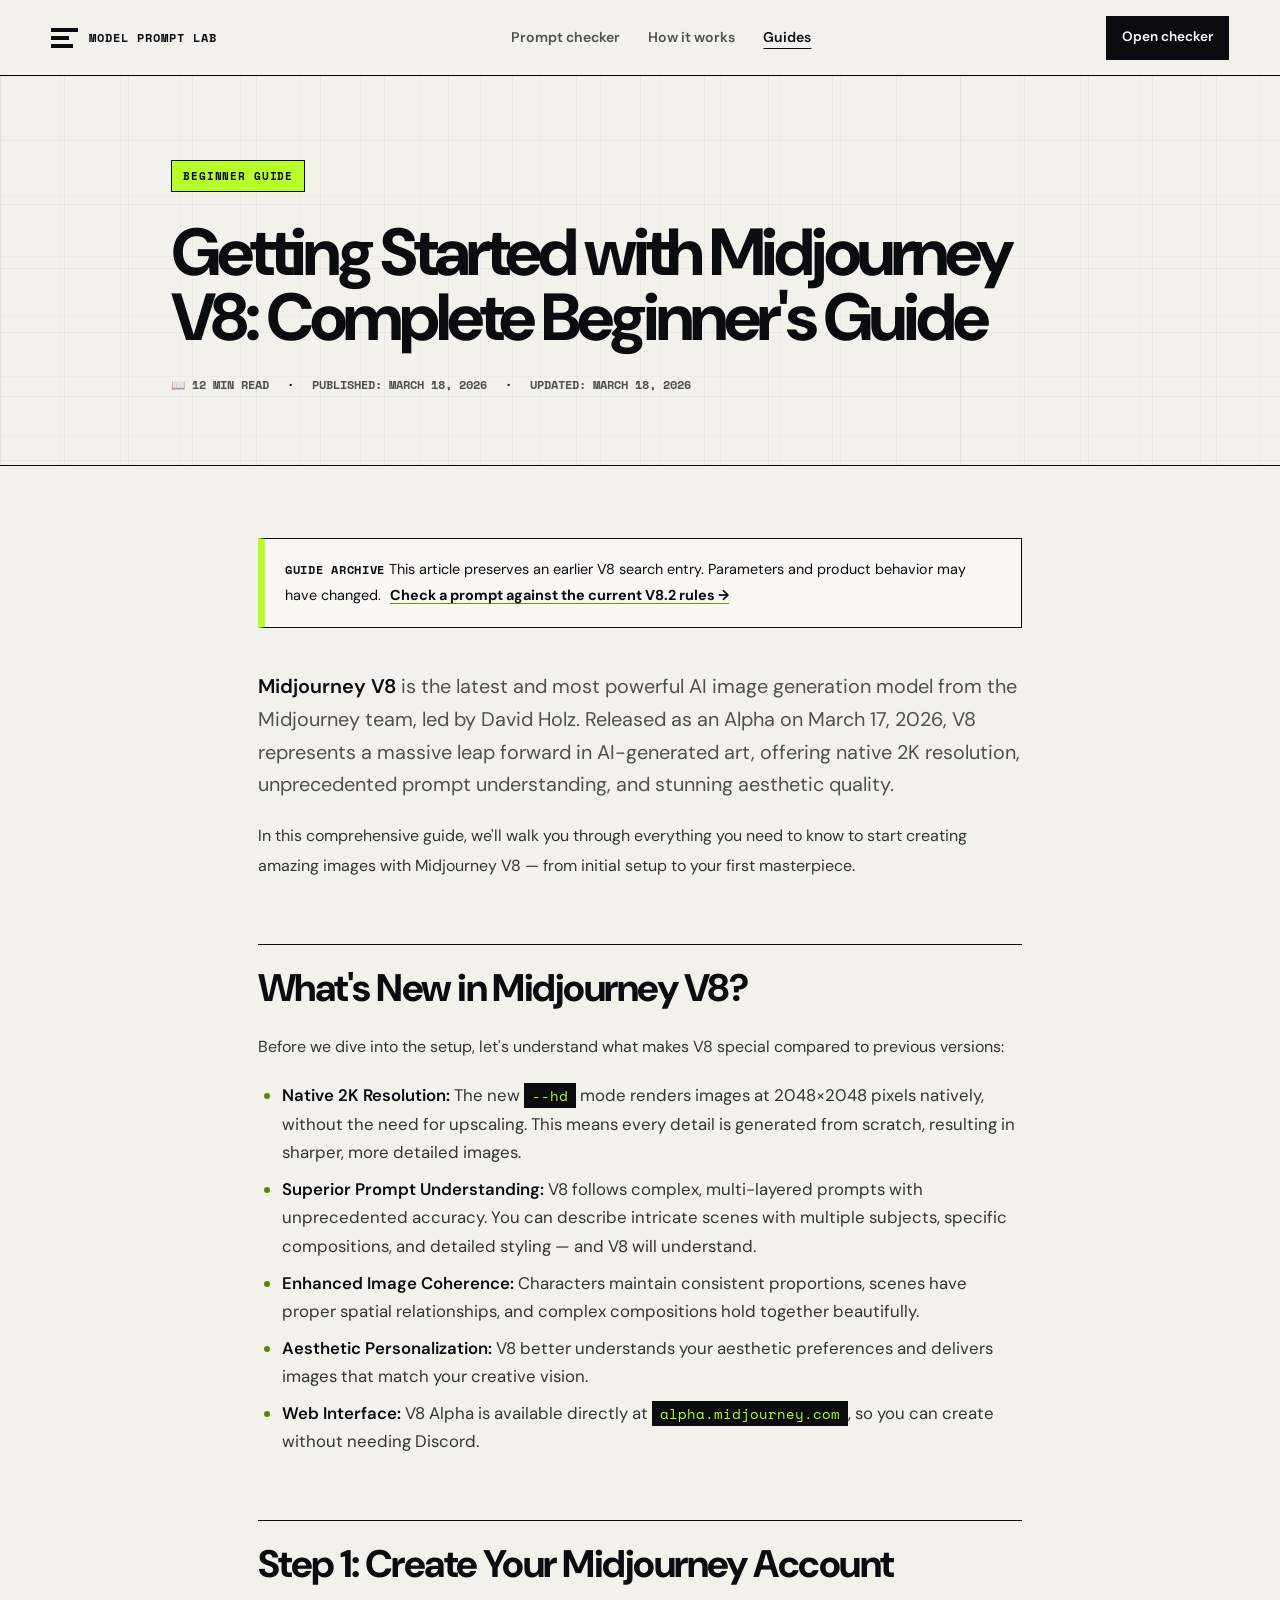
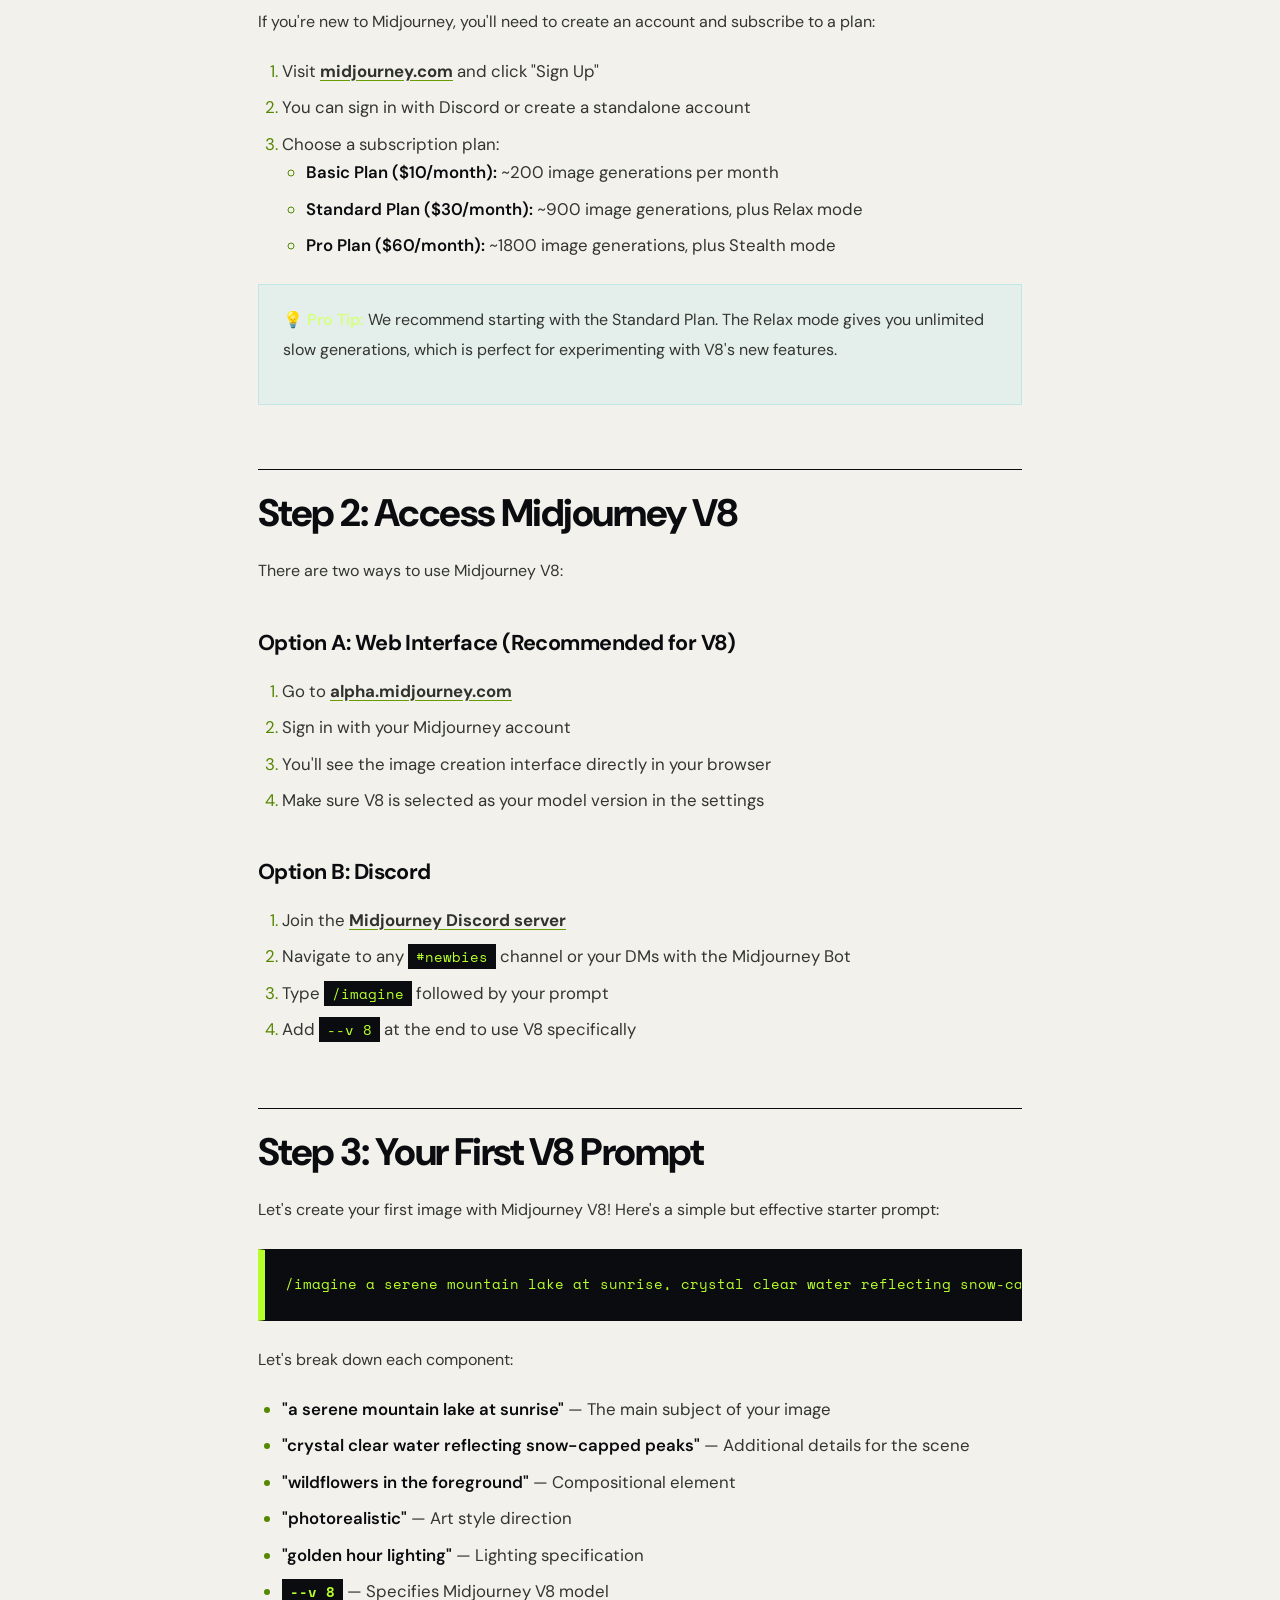
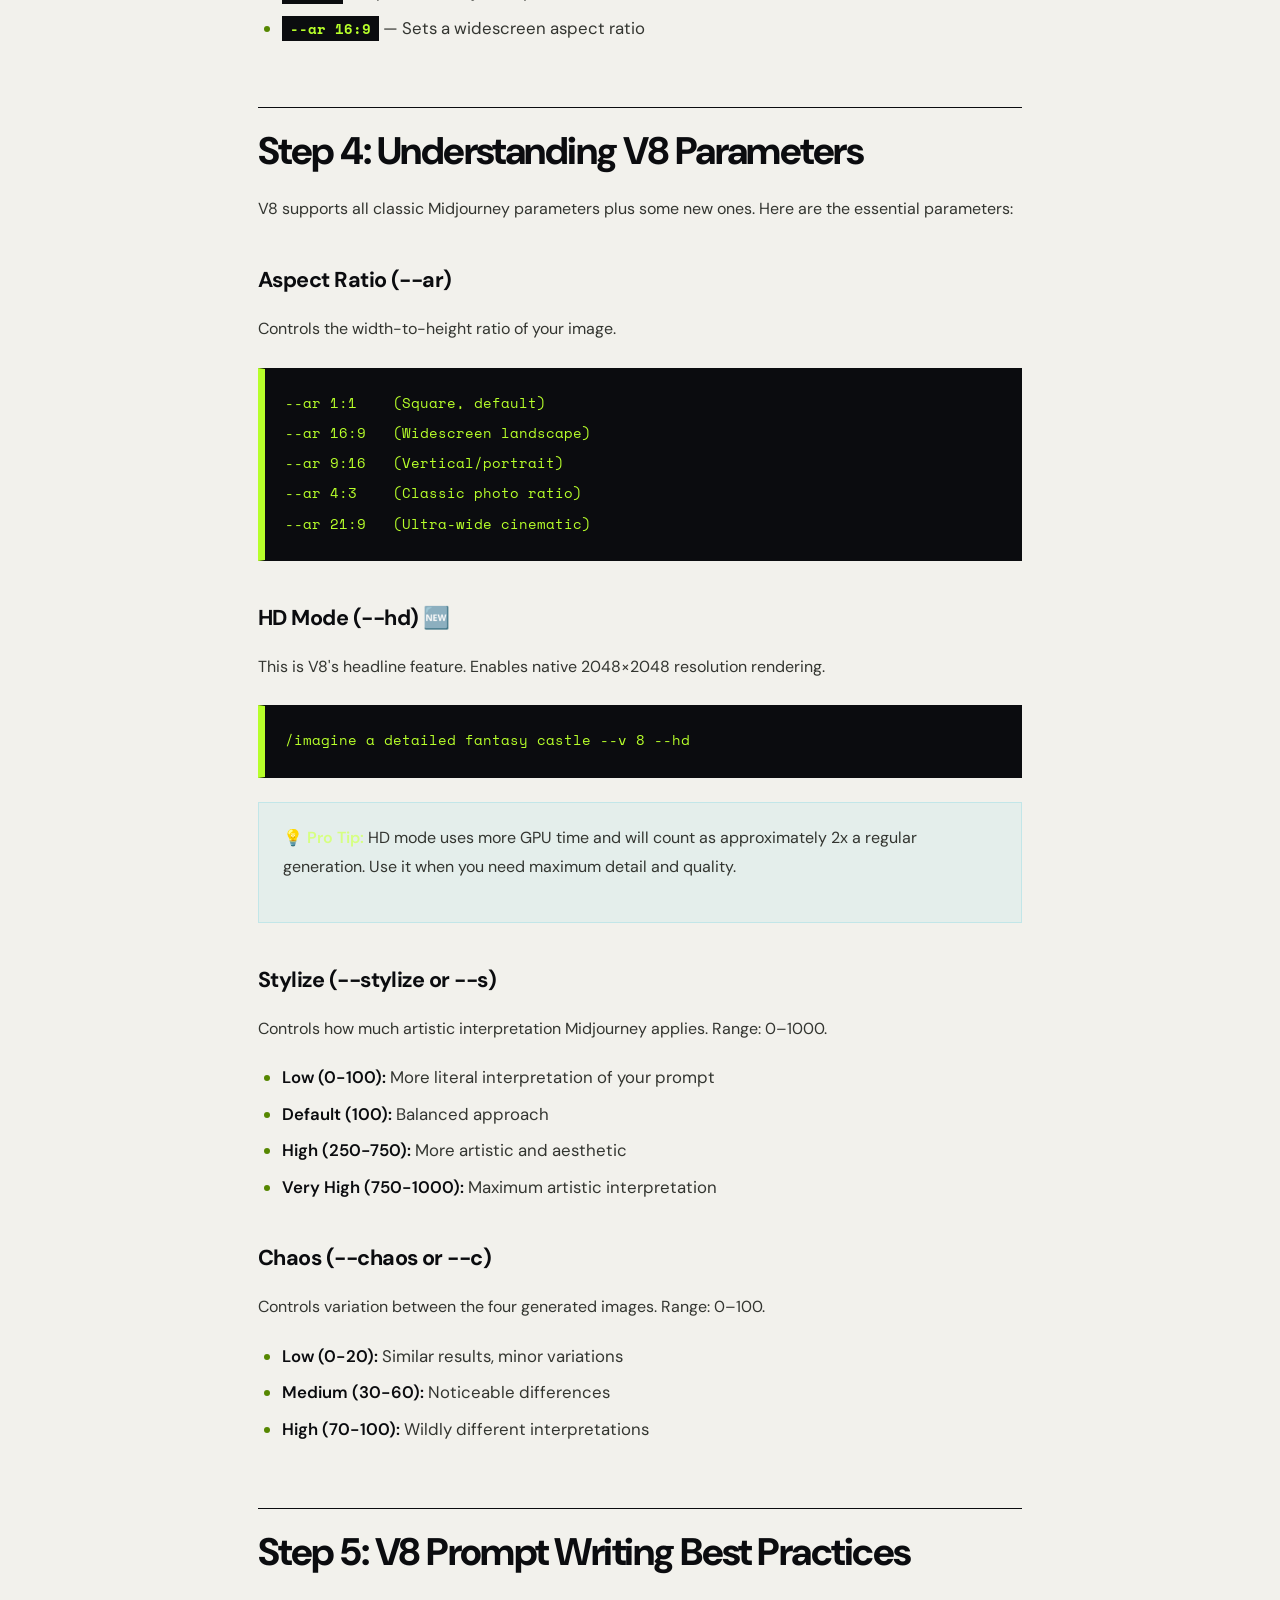
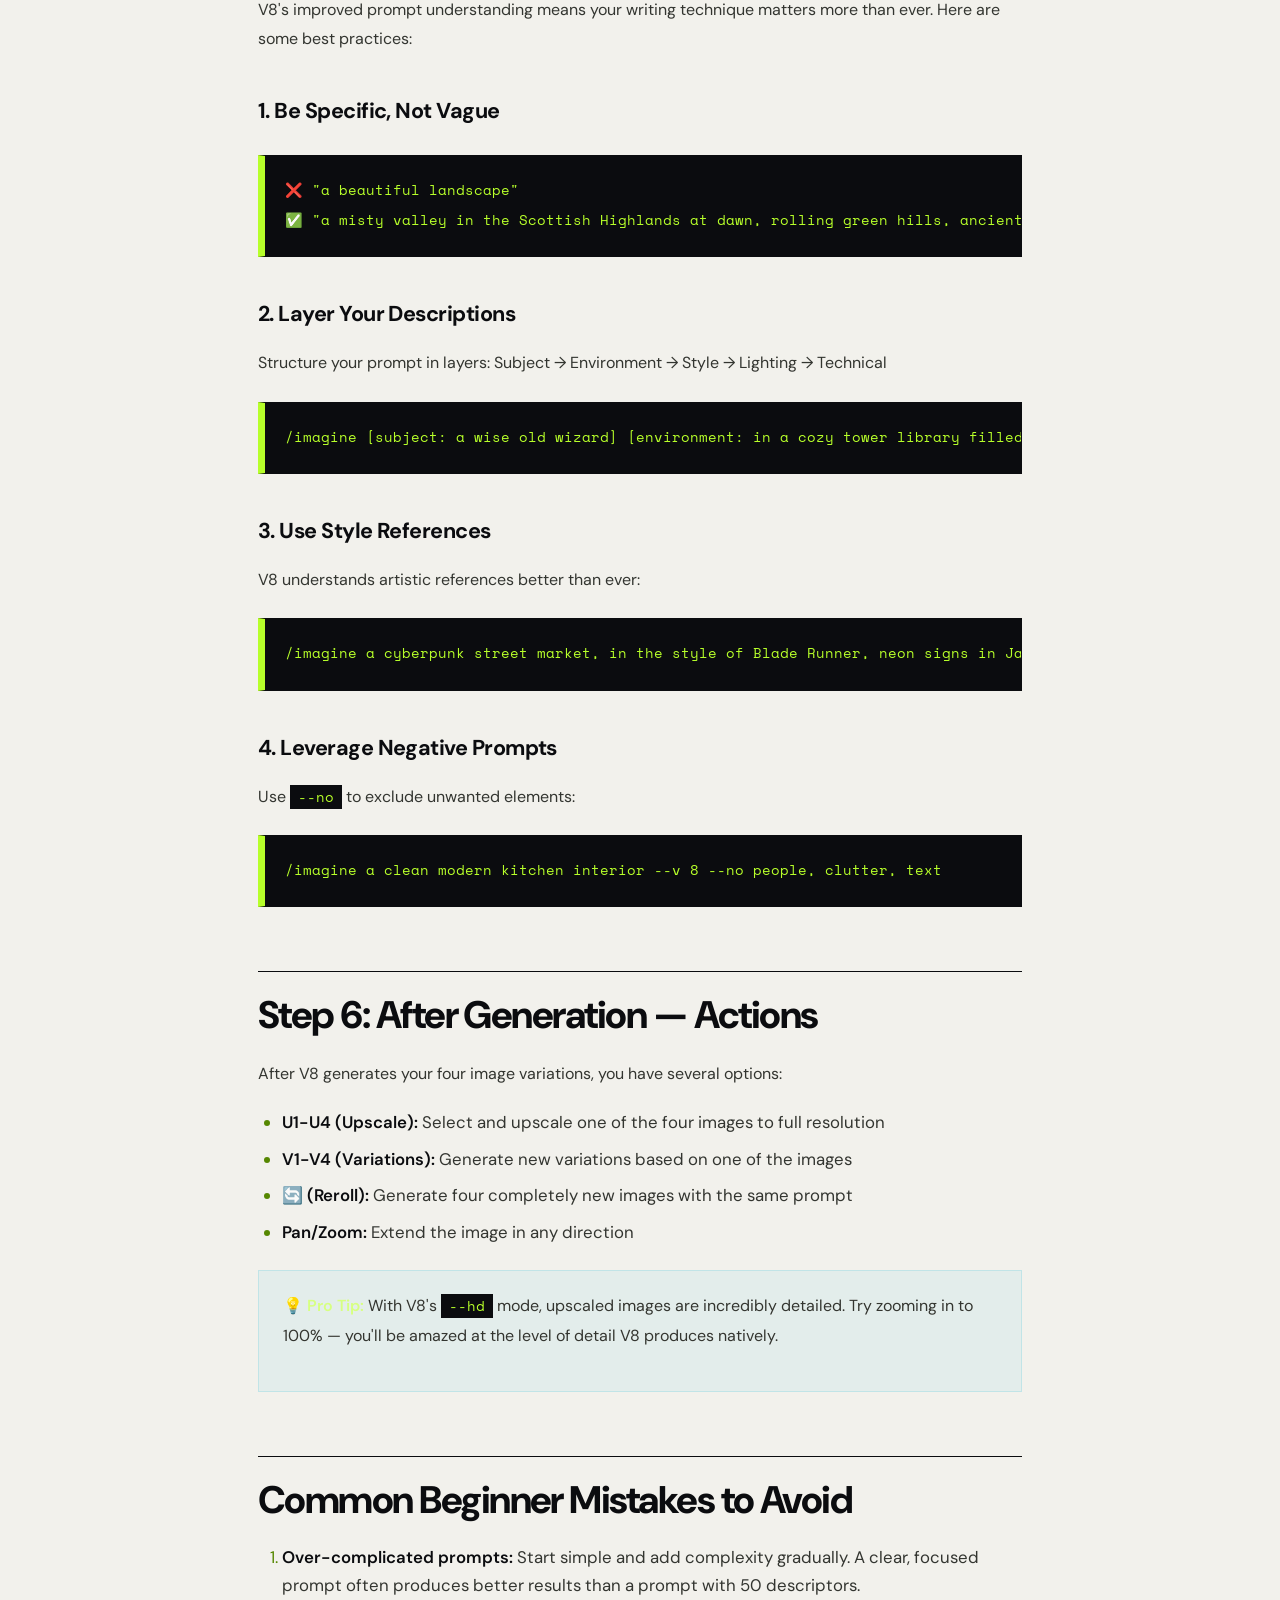
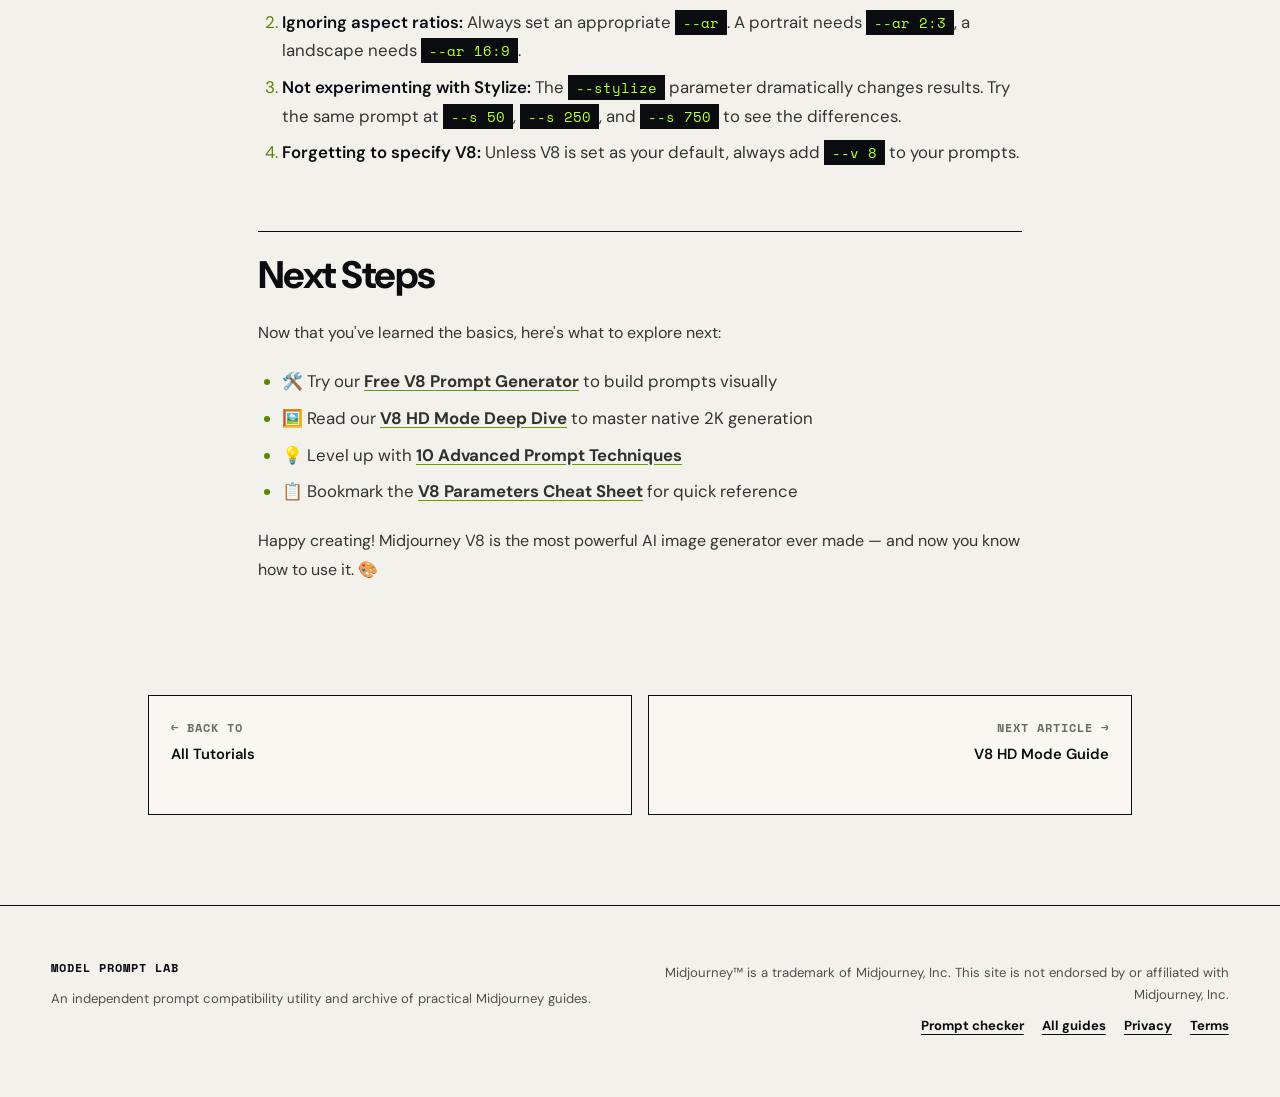
<file: blog/getting-started-midjourney-v8.html>
<!DOCTYPE html>
<html lang="en">
<head>
    <meta charset="UTF-8">
    <meta name="viewport" content="width=device-width, initial-scale=1.0">
    <title>Getting Started with Midjourney V8: Complete Beginner's Guide (2026)</title>
    <meta name="description" content="Learn how to use Midjourney V8 from scratch. Step-by-step setup guide, your first prompt, essential parameters, and pro tips for stunning AI-generated images.">
    <meta name="keywords" content="midjourney v8 beginner guide, how to use midjourney v8, midjourney v8 tutorial, midjourney v8 setup, midjourney v8 first prompt">
    <link rel="canonical" href="https://midjourney-v8.com/blog/getting-started-midjourney-v8.html">

    <meta property="og:title" content="Getting Started with Midjourney V8: Complete Beginner's Guide">
    <meta property="og:description" content="Learn how to use Midjourney V8 from scratch with step-by-step instructions.">
    <meta property="og:type" content="article">
    <meta property="og:url" content="https://midjourney-v8.com/blog/getting-started-midjourney-v8.html">
    <meta property="article:published_time" content="2026-03-18">
    <meta property="article:section" content="Tutorial">

    <script type="application/ld+json">
    {
        "@context": "https://schema.org",
        "@type": "Article",
        "headline": "Getting Started with Midjourney V8: Complete Beginner's Guide",
        "datePublished": "2026-03-18",
        "dateModified": "2026-03-18",
        "author": {
            "@type": "Organization",
            "name": "Midjourney V8 Guide"
        },
        "publisher": {
            "@type": "Organization",
            "name": "midjourney-v8.com"
        },
        "description": "Learn how to use Midjourney V8 from scratch. Complete setup guide with essential parameters and pro tips."
    }
    </script>

    <link rel="preconnect" href="https://fonts.googleapis.com">
    <link rel="preconnect" href="https://fonts.gstatic.com" crossorigin>
    <link href="https://fonts.googleapis.com/css2?family=Inter:wght@300;400;500;600;700;800;900&family=JetBrains+Mono:wght@400;500;600&display=swap" rel="stylesheet">
    <link rel="stylesheet" href="../css/style.css">
    <link href="https://fonts.googleapis.com/css2?family=DM+Sans:wght@400;500;600;700&family=Space+Mono:wght@400;700&display=swap" rel="stylesheet">
    <link rel="stylesheet" href="../css/editorial.css">
</head>
<body>
    <!-- Navigation -->
    <nav class="navbar scrolled" id="navbar">
        <div class="container nav-container">
            <a href="../index.html" class="nav-logo">
                <span class="logo-icon">◆</span>
                <span class="logo-text">MJ<span class="logo-highlight">V8</span></span>
            </a>
            <div class="nav-links" id="nav-links">
                <a href="../index.html#features" class="nav-link">Features</a>
                <a href="../index.html#prompt-generator" class="nav-link">Prompt Generator</a>
                <a href="../index.html#tutorials" class="nav-link">Tutorials</a>
                <a href="../index.html#comparison" class="nav-link">V7 vs V8</a>
                <a href="../blog.html" class="nav-link">Blog</a>
            </div>
            <div class="nav-actions">
                <a href="../index.html#prompt-generator" class="btn btn-primary btn-sm">Try Generator</a>
                <button class="mobile-toggle" id="mobile-toggle" aria-label="Toggle menu">
                    <span></span><span></span><span></span>
                </button>
            </div>
        </div>
    </nav>

    <!-- Article Header -->
    <header class="article-header">
        <div class="container">
            <span class="article-tag">🚀 Beginner Guide</span>
            <h1>Getting Started with Midjourney V8: Complete Beginner's Guide</h1>
            <div class="article-meta">
                <span>📖 12 min read</span>
                <span>Published: March 18, 2026</span>
                <span>Updated: March 18, 2026</span>
            </div>
        </div>
    </header>

    <!-- Article Body -->
    <article class="article-body">
        <p><strong>Midjourney V8</strong> is the latest and most powerful AI image generation model from the Midjourney team, led by David Holz. Released as an Alpha on March 17, 2026, V8 represents a massive leap forward in AI-generated art, offering native 2K resolution, unprecedented prompt understanding, and stunning aesthetic quality.</p>

        <p>In this comprehensive guide, we'll walk you through everything you need to know to start creating amazing images with Midjourney V8 — from initial setup to your first masterpiece.</p>

        <h2>What's New in Midjourney V8?</h2>

        <p>Before we dive into the setup, let's understand what makes V8 special compared to previous versions:</p>

        <ul>
            <li><strong>Native 2K Resolution:</strong> The new <code>--hd</code> mode renders images at 2048×2048 pixels natively, without the need for upscaling. This means every detail is generated from scratch, resulting in sharper, more detailed images.</li>
            <li><strong>Superior Prompt Understanding:</strong> V8 follows complex, multi-layered prompts with unprecedented accuracy. You can describe intricate scenes with multiple subjects, specific compositions, and detailed styling — and V8 will understand.</li>
            <li><strong>Enhanced Image Coherence:</strong> Characters maintain consistent proportions, scenes have proper spatial relationships, and complex compositions hold together beautifully.</li>
            <li><strong>Aesthetic Personalization:</strong> V8 better understands your aesthetic preferences and delivers images that match your creative vision.</li>
            <li><strong>Web Interface:</strong> V8 Alpha is available directly at <code>alpha.midjourney.com</code>, so you can create without needing Discord.</li>
        </ul>

        <h2>Step 1: Create Your Midjourney Account</h2>

        <p>If you're new to Midjourney, you'll need to create an account and subscribe to a plan:</p>

        <ol>
            <li>Visit <a href="https://midjourney.com" target="_blank" rel="noopener" style="color: var(--primary-light);">midjourney.com</a> and click "Sign Up"</li>
            <li>You can sign in with Discord or create a standalone account</li>
            <li>Choose a subscription plan:
                <ul>
                    <li><strong>Basic Plan ($10/month):</strong> ~200 image generations per month</li>
                    <li><strong>Standard Plan ($30/month):</strong> ~900 image generations, plus Relax mode</li>
                    <li><strong>Pro Plan ($60/month):</strong> ~1800 image generations, plus Stealth mode</li>
                </ul>
            </li>
        </ol>

        <div class="tip-box">
            <p><strong>💡 Pro Tip:</strong> We recommend starting with the Standard Plan. The Relax mode gives you unlimited slow generations, which is perfect for experimenting with V8's new features.</p>
        </div>

        <h2>Step 2: Access Midjourney V8</h2>

        <p>There are two ways to use Midjourney V8:</p>

        <h3>Option A: Web Interface (Recommended for V8)</h3>
        <ol>
            <li>Go to <a href="https://alpha.midjourney.com" target="_blank" rel="noopener" style="color: var(--primary-light);">alpha.midjourney.com</a></li>
            <li>Sign in with your Midjourney account</li>
            <li>You'll see the image creation interface directly in your browser</li>
            <li>Make sure V8 is selected as your model version in the settings</li>
        </ol>

        <h3>Option B: Discord</h3>
        <ol>
            <li>Join the <a href="https://discord.gg/midjourney" target="_blank" rel="noopener" style="color: var(--primary-light);">Midjourney Discord server</a></li>
            <li>Navigate to any <code>#newbies</code> channel or your DMs with the Midjourney Bot</li>
            <li>Type <code>/imagine</code> followed by your prompt</li>
            <li>Add <code>--v 8</code> at the end to use V8 specifically</li>
        </ol>

        <h2>Step 3: Your First V8 Prompt</h2>

        <p>Let's create your first image with Midjourney V8! Here's a simple but effective starter prompt:</p>

        <pre><code>/imagine a serene mountain lake at sunrise, crystal clear water reflecting snow-capped peaks, wildflowers in the foreground, photorealistic, golden hour lighting --v 8 --ar 16:9</code></pre>

        <p>Let's break down each component:</p>

        <ul>
            <li><strong>"a serene mountain lake at sunrise"</strong> — The main subject of your image</li>
            <li><strong>"crystal clear water reflecting snow-capped peaks"</strong> — Additional details for the scene</li>
            <li><strong>"wildflowers in the foreground"</strong> — Compositional element</li>
            <li><strong>"photorealistic"</strong> — Art style direction</li>
            <li><strong>"golden hour lighting"</strong> — Lighting specification</li>
            <li><strong><code>--v 8</code></strong> — Specifies Midjourney V8 model</li>
            <li><strong><code>--ar 16:9</code></strong> — Sets a widescreen aspect ratio</li>
        </ul>

        <h2>Step 4: Understanding V8 Parameters</h2>

        <p>V8 supports all classic Midjourney parameters plus some new ones. Here are the essential parameters:</p>

        <h3>Aspect Ratio (--ar)</h3>
        <p>Controls the width-to-height ratio of your image.</p>
        <pre><code>--ar 1:1    (Square, default)
--ar 16:9   (Widescreen landscape)
--ar 9:16   (Vertical/portrait)
--ar 4:3    (Classic photo ratio)
--ar 21:9   (Ultra-wide cinematic)</code></pre>

        <h3>HD Mode (--hd) 🆕</h3>
        <p>This is V8's headline feature. Enables native 2048×2048 resolution rendering.</p>
        <pre><code>/imagine a detailed fantasy castle --v 8 --hd</code></pre>

        <div class="tip-box">
            <p><strong>💡 Pro Tip:</strong> HD mode uses more GPU time and will count as approximately 2x a regular generation. Use it when you need maximum detail and quality.</p>
        </div>

        <h3>Stylize (--stylize or --s)</h3>
        <p>Controls how much artistic interpretation Midjourney applies. Range: 0–1000.</p>
        <ul>
            <li><strong>Low (0-100):</strong> More literal interpretation of your prompt</li>
            <li><strong>Default (100):</strong> Balanced approach</li>
            <li><strong>High (250-750):</strong> More artistic and aesthetic</li>
            <li><strong>Very High (750-1000):</strong> Maximum artistic interpretation</li>
        </ul>

        <h3>Chaos (--chaos or --c)</h3>
        <p>Controls variation between the four generated images. Range: 0–100.</p>
        <ul>
            <li><strong>Low (0-20):</strong> Similar results, minor variations</li>
            <li><strong>Medium (30-60):</strong> Noticeable differences</li>
            <li><strong>High (70-100):</strong> Wildly different interpretations</li>
        </ul>

        <h2>Step 5: V8 Prompt Writing Best Practices</h2>

        <p>V8's improved prompt understanding means your writing technique matters more than ever. Here are some best practices:</p>

        <h3>1. Be Specific, Not Vague</h3>
        <pre><code>❌ "a beautiful landscape"
✅ "a misty valley in the Scottish Highlands at dawn, rolling green hills, ancient stone walls, dramatic clouds, soft morning light"</code></pre>

        <h3>2. Layer Your Descriptions</h3>
        <p>Structure your prompt in layers: Subject → Environment → Style → Lighting → Technical</p>
        <pre><code>/imagine [subject: a wise old wizard] [environment: in a cozy tower library filled with floating books] [style: digital art, fantasy illustration] [lighting: warm candlelight, volumetric rays] --v 8 --ar 3:4</code></pre>

        <h3>3. Use Style References</h3>
        <p>V8 understands artistic references better than ever:</p>
        <pre><code>/imagine a cyberpunk street market, in the style of Blade Runner, neon signs in Japanese, rain-slicked streets, cinematic lighting --v 8</code></pre>

        <h3>4. Leverage Negative Prompts</h3>
        <p>Use <code>--no</code> to exclude unwanted elements:</p>
        <pre><code>/imagine a clean modern kitchen interior --v 8 --no people, clutter, text</code></pre>

        <h2>Step 6: After Generation — Actions</h2>

        <p>After V8 generates your four image variations, you have several options:</p>

        <ul>
            <li><strong>U1-U4 (Upscale):</strong> Select and upscale one of the four images to full resolution</li>
            <li><strong>V1-V4 (Variations):</strong> Generate new variations based on one of the images</li>
            <li><strong>🔄 (Reroll):</strong> Generate four completely new images with the same prompt</li>
            <li><strong>Pan/Zoom:</strong> Extend the image in any direction</li>
        </ul>

        <div class="tip-box">
            <p><strong>💡 Pro Tip:</strong> With V8's <code>--hd</code> mode, upscaled images are incredibly detailed. Try zooming in to 100% — you'll be amazed at the level of detail V8 produces natively.</p>
        </div>

        <h2>Common Beginner Mistakes to Avoid</h2>

        <ol>
            <li><strong>Over-complicated prompts:</strong> Start simple and add complexity gradually. A clear, focused prompt often produces better results than a prompt with 50 descriptors.</li>
            <li><strong>Ignoring aspect ratios:</strong> Always set an appropriate <code>--ar</code>. A portrait needs <code>--ar 2:3</code>, a landscape needs <code>--ar 16:9</code>.</li>
            <li><strong>Not experimenting with Stylize:</strong> The <code>--stylize</code> parameter dramatically changes results. Try the same prompt at <code>--s 50</code>, <code>--s 250</code>, and <code>--s 750</code> to see the differences.</li>
            <li><strong>Forgetting to specify V8:</strong> Unless V8 is set as your default, always add <code>--v 8</code> to your prompts.</li>
        </ol>

        <h2>Next Steps</h2>

        <p>Now that you've learned the basics, here's what to explore next:</p>

        <ul>
            <li>🛠️ Try our <a href="../index.html#prompt-generator" style="color: var(--primary-light);">Free V8 Prompt Generator</a> to build prompts visually</li>
            <li>🖼️ Read our <a href="midjourney-v8-hd-mode-guide.html" style="color: var(--primary-light);">V8 HD Mode Deep Dive</a> to master native 2K generation</li>
            <li>💡 Level up with <a href="midjourney-v8-prompt-techniques.html" style="color: var(--primary-light);">10 Advanced Prompt Techniques</a></li>
            <li>📋 Bookmark the <a href="midjourney-v8-parameters-cheatsheet.html" style="color: var(--primary-light);">V8 Parameters Cheat Sheet</a> for quick reference</li>
        </ul>

        <p>Happy creating! Midjourney V8 is the most powerful AI image generator ever made — and now you know how to use it. 🎨</p>
    </article>

    <!-- Article Navigation -->
    <nav class="article-nav">
        <a href="../blog.html">
            <span class="nav-label">← Back to</span>
            <span class="nav-title">All Tutorials</span>
        </a>
        <a href="midjourney-v8-hd-mode-guide.html" style="text-align:right;">
            <span class="nav-label">Next Article →</span>
            <span class="nav-title">V8 HD Mode Guide</span>
        </a>
    </nav>

    <!-- Footer -->
    <footer class="footer">
        <div class="container">
            <div class="footer-grid">
                <div class="footer-brand">
                    <a href="../index.html" class="nav-logo">
                        <span class="logo-icon">◆</span>
                        <span class="logo-text">MJ<span class="logo-highlight">V8</span></span>
                    </a>
                    <p>Your comprehensive guide to Midjourney V8. Tutorials, tools, and tips for AI art creators.</p>
                </div>
                <div class="footer-links">
                    <h4>Resources</h4>
                    <a href="../index.html#prompt-generator">Prompt Generator</a>
                    <a href="../blog.html">Tutorials</a>
                    <a href="../index.html#comparison">V7 vs V8</a>
                </div>
                <div class="footer-links">
                    <h4>Guides</h4>
                    <a href="getting-started-midjourney-v8.html">Getting Started</a>
                    <a href="midjourney-v8-hd-mode-guide.html">HD Mode Guide</a>
                    <a href="midjourney-v8-prompt-techniques.html">Prompt Techniques</a>
                </div>
                <div class="footer-links">
                    <h4>Official Links</h4>
                    <a href="https://midjourney.com" target="_blank" rel="noopener">Midjourney Official</a>
                    <a href="https://alpha.midjourney.com" target="_blank" rel="noopener">Midjourney V8 Alpha</a>
                </div>
            </div>
            <div class="footer-bottom">
                <p>&copy; 2026 midjourney-v8.com. Not affiliated with Midjourney Inc.</p>
                <div class="footer-bottom-links">
                    <a href="../privacy.html">Privacy</a>
                    <a href="../terms.html">Terms</a>
                </div>
            </div>
        </div>
    </footer>

    <script src="../js/main.js"></script>
    <script src="../js/site-shell.js"></script>
</body>
</html>
</file>
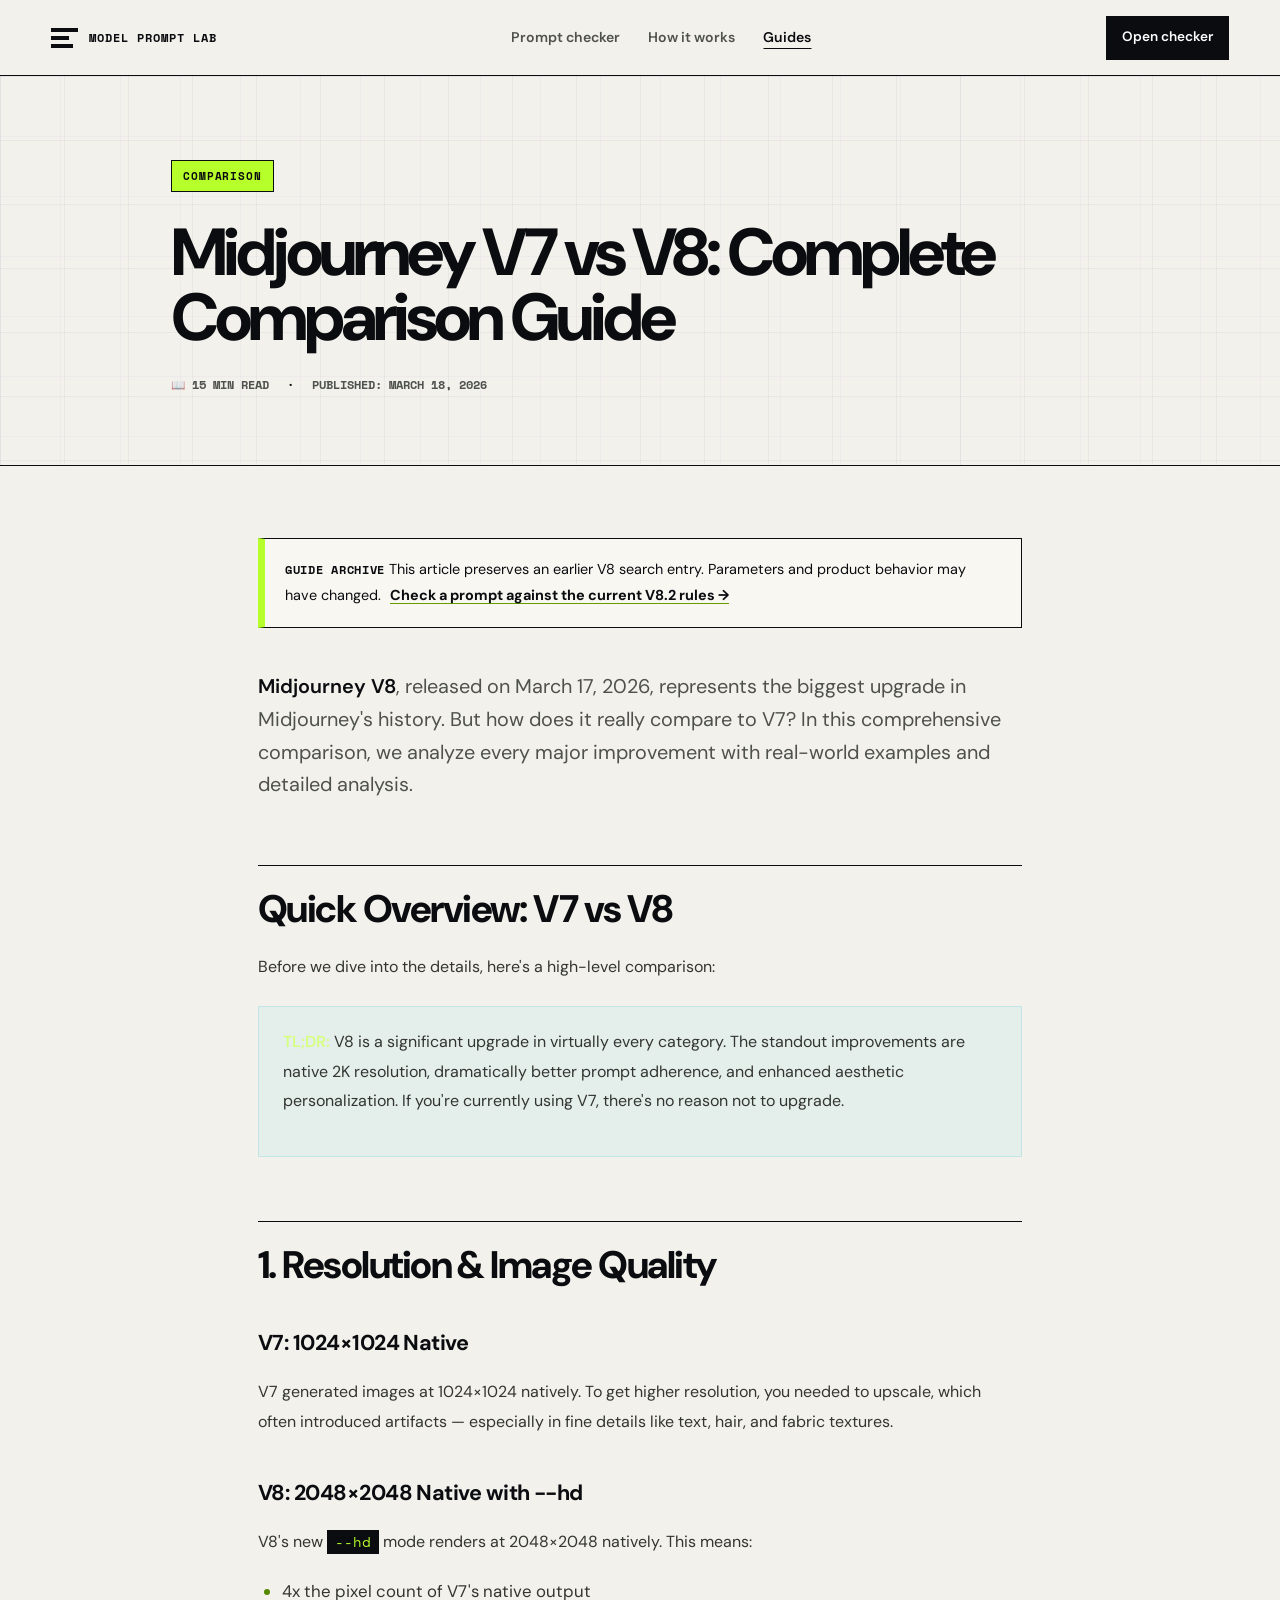
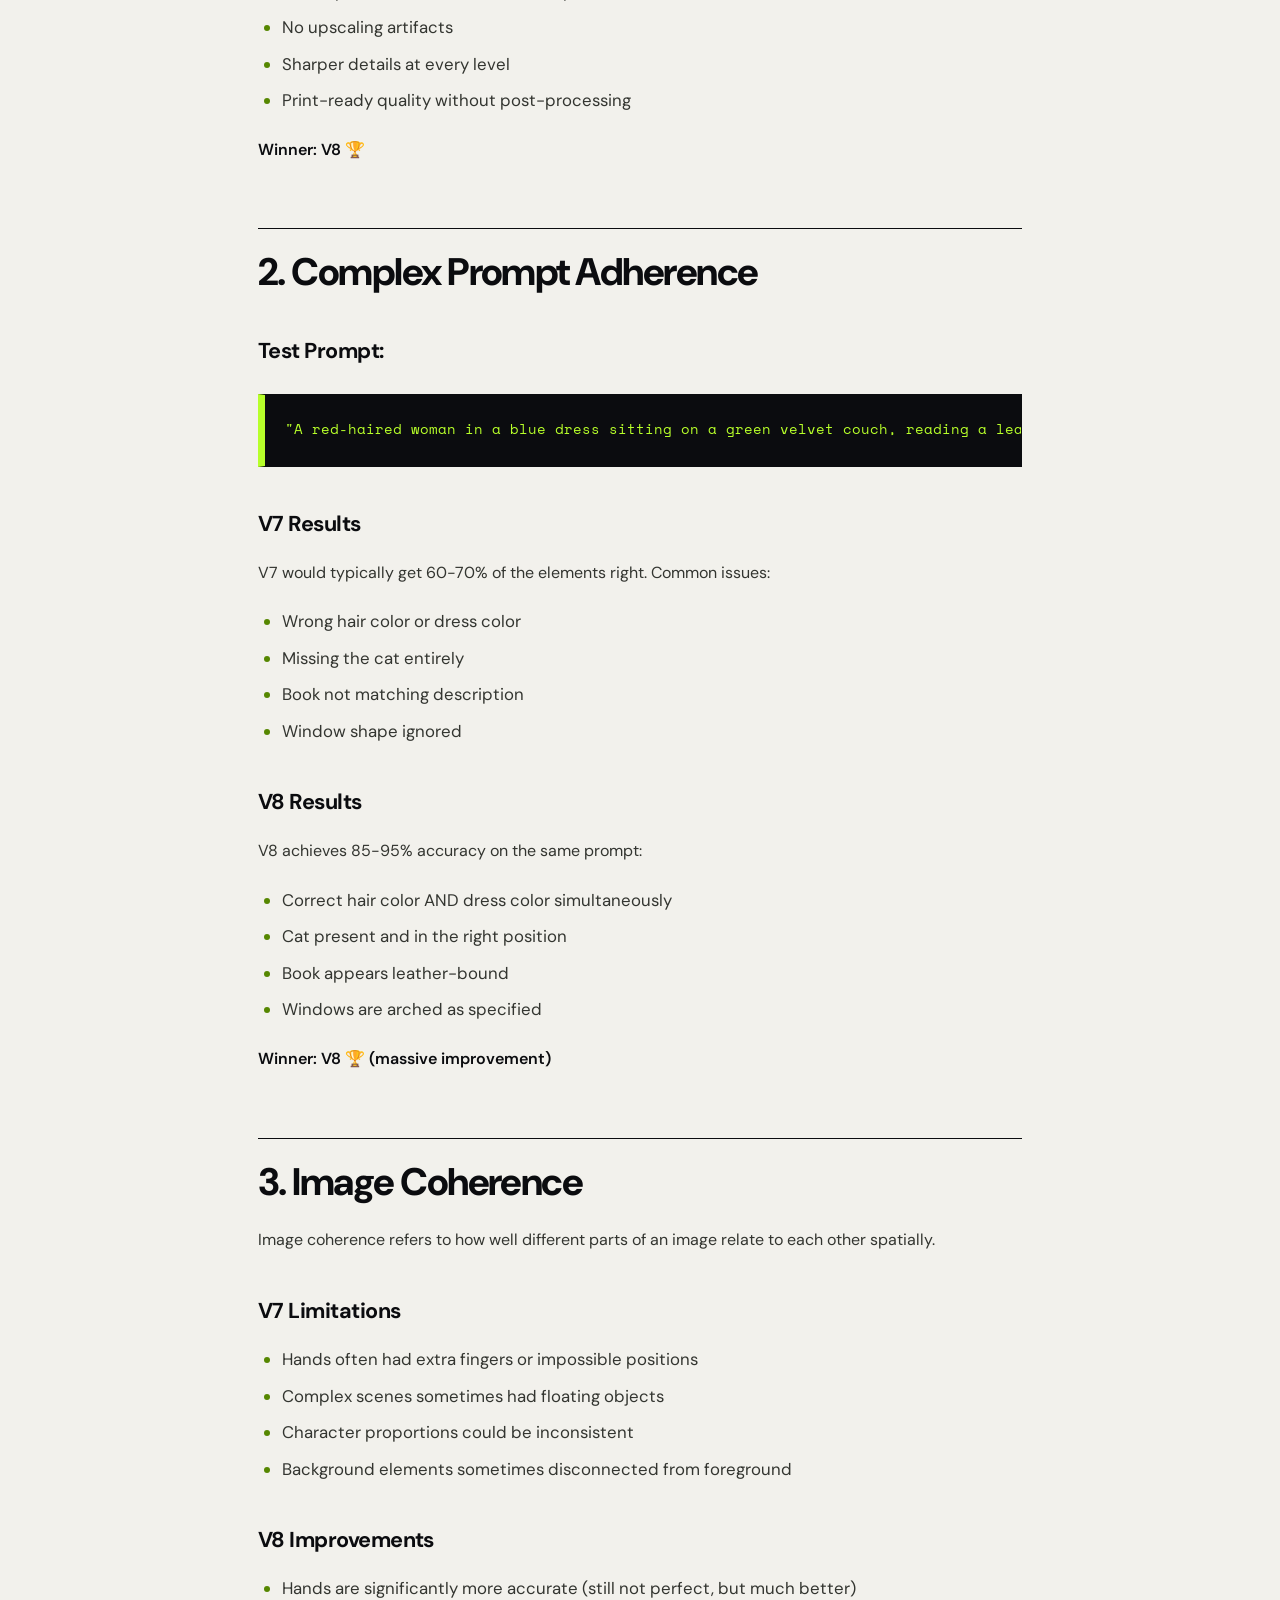
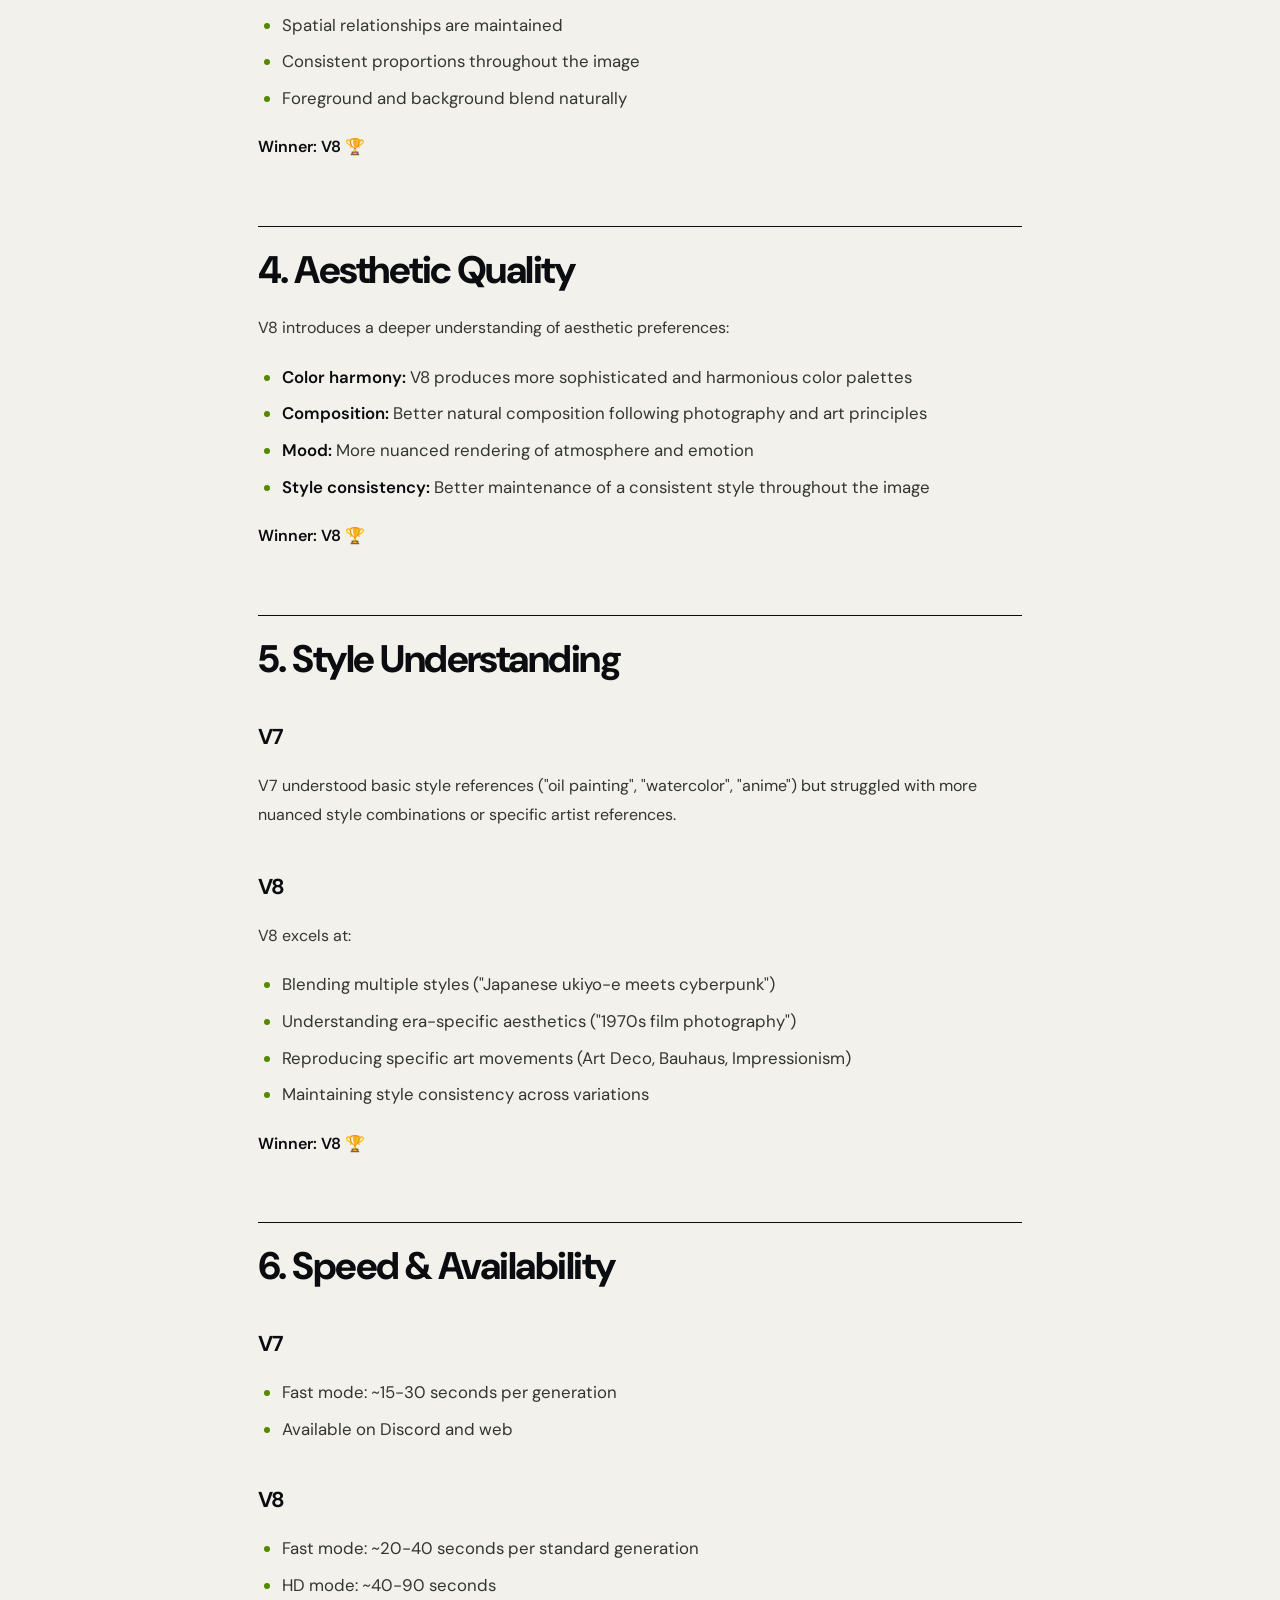
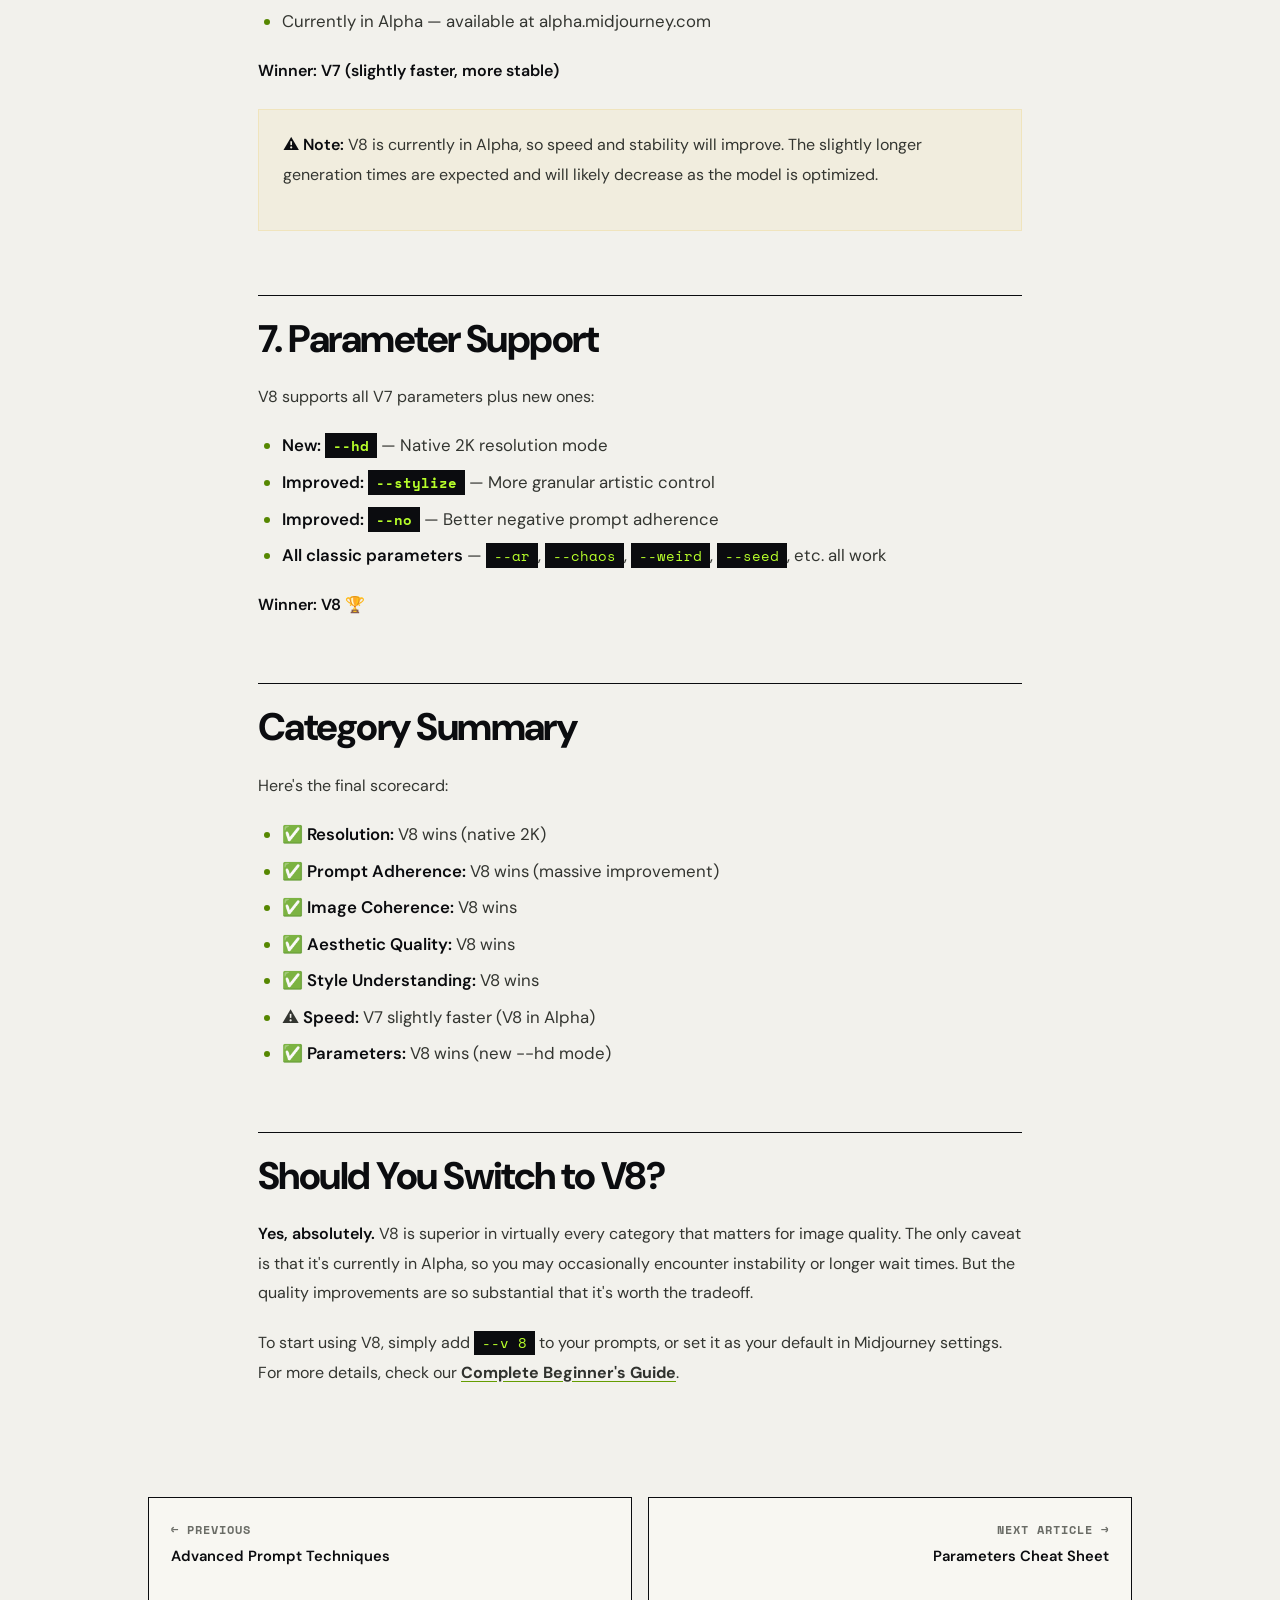
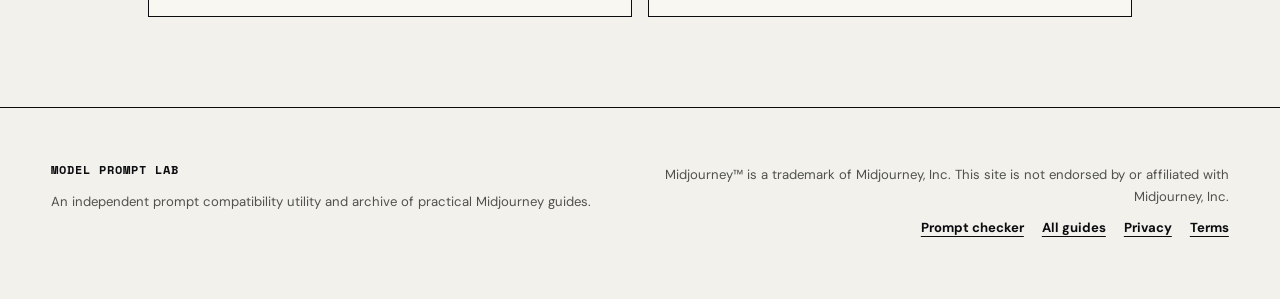
<file: blog/midjourney-v7-vs-v8-comparison.html>
<!DOCTYPE html>
<html lang="en">
<head>
    <meta charset="UTF-8">
    <meta name="viewport" content="width=device-width, initial-scale=1.0">
    <title>Midjourney V7 vs V8: 20 Side-by-Side Comparisons (2026)</title>
    <meta name="description" content="Detailed comparison of Midjourney V7 vs V8 with real examples. See the improvements in resolution, prompt adherence, coherence, and aesthetic quality.">
    <meta name="keywords" content="midjourney v7 vs v8, midjourney v8 comparison, midjourney v8 improvements, midjourney v8 better, midjourney upgrade">
    <link rel="canonical" href="https://midjourney-v8.com/blog/midjourney-v7-vs-v8-comparison.html">
    <meta property="og:title" content="Midjourney V7 vs V8: 20 Side-by-Side Comparisons">
    <meta property="og:type" content="article">
    <script type="application/ld+json">
    {"@context":"https://schema.org","@type":"Article","headline":"Midjourney V7 vs V8: 20 Side-by-Side Comparisons","datePublished":"2026-03-18","author":{"@type":"Organization","name":"Midjourney V8 Guide"}}
    </script>
    <link rel="preconnect" href="https://fonts.googleapis.com">
    <link rel="preconnect" href="https://fonts.gstatic.com" crossorigin>
    <link href="https://fonts.googleapis.com/css2?family=Inter:wght@300;400;500;600;700;800;900&family=JetBrains+Mono:wght@400;500;600&display=swap" rel="stylesheet">
    <link rel="stylesheet" href="../css/style.css">
    <link href="https://fonts.googleapis.com/css2?family=DM+Sans:wght@400;500;600;700&family=Space+Mono:wght@400;700&display=swap" rel="stylesheet">
    <link rel="stylesheet" href="../css/editorial.css">
</head>
<body>
    <nav class="navbar scrolled" id="navbar">
        <div class="container nav-container">
            <a href="../index.html" class="nav-logo"><span class="logo-icon">◆</span><span class="logo-text">MJ<span class="logo-highlight">V8</span></span></a>
            <div class="nav-links" id="nav-links">
                <a href="../index.html#features" class="nav-link">Features</a>
                <a href="../index.html#prompt-generator" class="nav-link">Prompt Generator</a>
                <a href="../blog.html" class="nav-link">Blog</a>
            </div>
            <div class="nav-actions">
                <a href="../index.html#prompt-generator" class="btn btn-primary btn-sm">Try Generator</a>
                <button class="mobile-toggle" id="mobile-toggle" aria-label="Toggle menu"><span></span><span></span><span></span></button>
            </div>
        </div>
    </nav>

    <header class="article-header">
        <div class="container">
            <span class="article-tag">🆚 Comparison</span>
            <h1>Midjourney V7 vs V8: Complete Comparison Guide</h1>
            <div class="article-meta">
                <span>📖 15 min read</span>
                <span>Published: March 18, 2026</span>
            </div>
        </div>
    </header>

    <article class="article-body">
        <p><strong>Midjourney V8</strong>, released on March 17, 2026, represents the biggest upgrade in Midjourney's history. But how does it really compare to V7? In this comprehensive comparison, we analyze every major improvement with real-world examples and detailed analysis.</p>

        <h2>Quick Overview: V7 vs V8</h2>

        <p>Before we dive into the details, here's a high-level comparison:</p>

        <div class="tip-box">
            <p><strong>TL;DR:</strong> V8 is a significant upgrade in virtually every category. The standout improvements are native 2K resolution, dramatically better prompt adherence, and enhanced aesthetic personalization. If you're currently using V7, there's no reason not to upgrade.</p>
        </div>

        <h2>1. Resolution & Image Quality</h2>

        <h3>V7: 1024×1024 Native</h3>
        <p>V7 generated images at 1024×1024 natively. To get higher resolution, you needed to upscale, which often introduced artifacts — especially in fine details like text, hair, and fabric textures.</p>

        <h3>V8: 2048×2048 Native with --hd</h3>
        <p>V8's new <code>--hd</code> mode renders at 2048×2048 natively. This means:</p>
        <ul>
            <li>4x the pixel count of V7's native output</li>
            <li>No upscaling artifacts</li>
            <li>Sharper details at every level</li>
            <li>Print-ready quality without post-processing</li>
        </ul>
        <p><strong>Winner: V8 🏆</strong></p>

        <h2>2. Complex Prompt Adherence</h2>

        <h3>Test Prompt:</h3>
        <pre><code>"A red-haired woman in a blue dress sitting on a green velvet couch, reading a leather-bound book, in a room with tall bookshelves, afternoon sunlight streaming through arched windows, a orange tabby cat sleeping on the floor"</code></pre>

        <h3>V7 Results</h3>
        <p>V7 would typically get 60-70% of the elements right. Common issues:</p>
        <ul>
            <li>Wrong hair color or dress color</li>
            <li>Missing the cat entirely</li>
            <li>Book not matching description</li>
            <li>Window shape ignored</li>
        </ul>

        <h3>V8 Results</h3>
        <p>V8 achieves 85-95% accuracy on the same prompt:</p>
        <ul>
            <li>Correct hair color AND dress color simultaneously</li>
            <li>Cat present and in the right position</li>
            <li>Book appears leather-bound</li>
            <li>Windows are arched as specified</li>
        </ul>
        <p><strong>Winner: V8 🏆 (massive improvement)</strong></p>

        <h2>3. Image Coherence</h2>

        <p>Image coherence refers to how well different parts of an image relate to each other spatially.</p>

        <h3>V7 Limitations</h3>
        <ul>
            <li>Hands often had extra fingers or impossible positions</li>
            <li>Complex scenes sometimes had floating objects</li>
            <li>Character proportions could be inconsistent</li>
            <li>Background elements sometimes disconnected from foreground</li>
        </ul>

        <h3>V8 Improvements</h3>
        <ul>
            <li>Hands are significantly more accurate (still not perfect, but much better)</li>
            <li>Spatial relationships are maintained</li>
            <li>Consistent proportions throughout the image</li>
            <li>Foreground and background blend naturally</li>
        </ul>
        <p><strong>Winner: V8 🏆</strong></p>

        <h2>4. Aesthetic Quality</h2>

        <p>V8 introduces a deeper understanding of aesthetic preferences:</p>
        <ul>
            <li><strong>Color harmony:</strong> V8 produces more sophisticated and harmonious color palettes</li>
            <li><strong>Composition:</strong> Better natural composition following photography and art principles</li>
            <li><strong>Mood:</strong> More nuanced rendering of atmosphere and emotion</li>
            <li><strong>Style consistency:</strong> Better maintenance of a consistent style throughout the image</li>
        </ul>
        <p><strong>Winner: V8 🏆</strong></p>

        <h2>5. Style Understanding</h2>

        <h3>V7</h3>
        <p>V7 understood basic style references ("oil painting", "watercolor", "anime") but struggled with more nuanced style combinations or specific artist references.</p>

        <h3>V8</h3>
        <p>V8 excels at:</p>
        <ul>
            <li>Blending multiple styles ("Japanese ukiyo-e meets cyberpunk")</li>
            <li>Understanding era-specific aesthetics ("1970s film photography")</li>
            <li>Reproducing specific art movements (Art Deco, Bauhaus, Impressionism)</li>
            <li>Maintaining style consistency across variations</li>
        </ul>
        <p><strong>Winner: V8 🏆</strong></p>

        <h2>6. Speed & Availability</h2>

        <h3>V7</h3>
        <ul>
            <li>Fast mode: ~15-30 seconds per generation</li>
            <li>Available on Discord and web</li>
        </ul>

        <h3>V8</h3>
        <ul>
            <li>Fast mode: ~20-40 seconds per standard generation</li>
            <li>HD mode: ~40-90 seconds</li>
            <li>Currently in Alpha — available at alpha.midjourney.com</li>
        </ul>
        <p><strong>Winner: V7 (slightly faster, more stable)</strong></p>

        <div class="warning-box">
            <p><strong>⚠️ Note:</strong> V8 is currently in Alpha, so speed and stability will improve. The slightly longer generation times are expected and will likely decrease as the model is optimized.</p>
        </div>

        <h2>7. Parameter Support</h2>

        <p>V8 supports all V7 parameters plus new ones:</p>
        <ul>
            <li><strong>New: <code>--hd</code></strong> — Native 2K resolution mode</li>
            <li><strong>Improved: <code>--stylize</code></strong> — More granular artistic control</li>
            <li><strong>Improved: <code>--no</code></strong> — Better negative prompt adherence</li>
            <li><strong>All classic parameters</strong> — <code>--ar</code>, <code>--chaos</code>, <code>--weird</code>, <code>--seed</code>, etc. all work</li>
        </ul>
        <p><strong>Winner: V8 🏆</strong></p>

        <h2>Category Summary</h2>

        <p>Here's the final scorecard:</p>

        <ul>
            <li>✅ <strong>Resolution:</strong> V8 wins (native 2K)</li>
            <li>✅ <strong>Prompt Adherence:</strong> V8 wins (massive improvement)</li>
            <li>✅ <strong>Image Coherence:</strong> V8 wins</li>
            <li>✅ <strong>Aesthetic Quality:</strong> V8 wins</li>
            <li>✅ <strong>Style Understanding:</strong> V8 wins</li>
            <li>⚠️ <strong>Speed:</strong> V7 slightly faster (V8 in Alpha)</li>
            <li>✅ <strong>Parameters:</strong> V8 wins (new --hd mode)</li>
        </ul>

        <h2>Should You Switch to V8?</h2>

        <p><strong>Yes, absolutely.</strong> V8 is superior in virtually every category that matters for image quality. The only caveat is that it's currently in Alpha, so you may occasionally encounter instability or longer wait times. But the quality improvements are so substantial that it's worth the tradeoff.</p>

        <p>To start using V8, simply add <code>--v 8</code> to your prompts, or set it as your default in Midjourney settings. For more details, check our <a href="getting-started-midjourney-v8.html" style="color: var(--primary-light);">Complete Beginner's Guide</a>.</p>
    </article>

    <nav class="article-nav">
        <a href="midjourney-v8-prompt-techniques.html">
            <span class="nav-label">← Previous</span>
            <span class="nav-title">Advanced Prompt Techniques</span>
        </a>
        <a href="midjourney-v8-parameters-cheatsheet.html" style="text-align:right;">
            <span class="nav-label">Next Article →</span>
            <span class="nav-title">Parameters Cheat Sheet</span>
        </a>
    </nav>

    <footer class="footer">
        <div class="container">
            <div class="footer-bottom">
                <p>&copy; 2026 midjourney-v8.com. Not affiliated with Midjourney Inc.</p>
                <div class="footer-bottom-links"><a href="../privacy.html">Privacy</a><a href="../terms.html">Terms</a></div>
            </div>
        </div>
    </footer>
    <script src="../js/main.js"></script>
    <script src="../js/site-shell.js"></script>
</body>
</html>
</file>
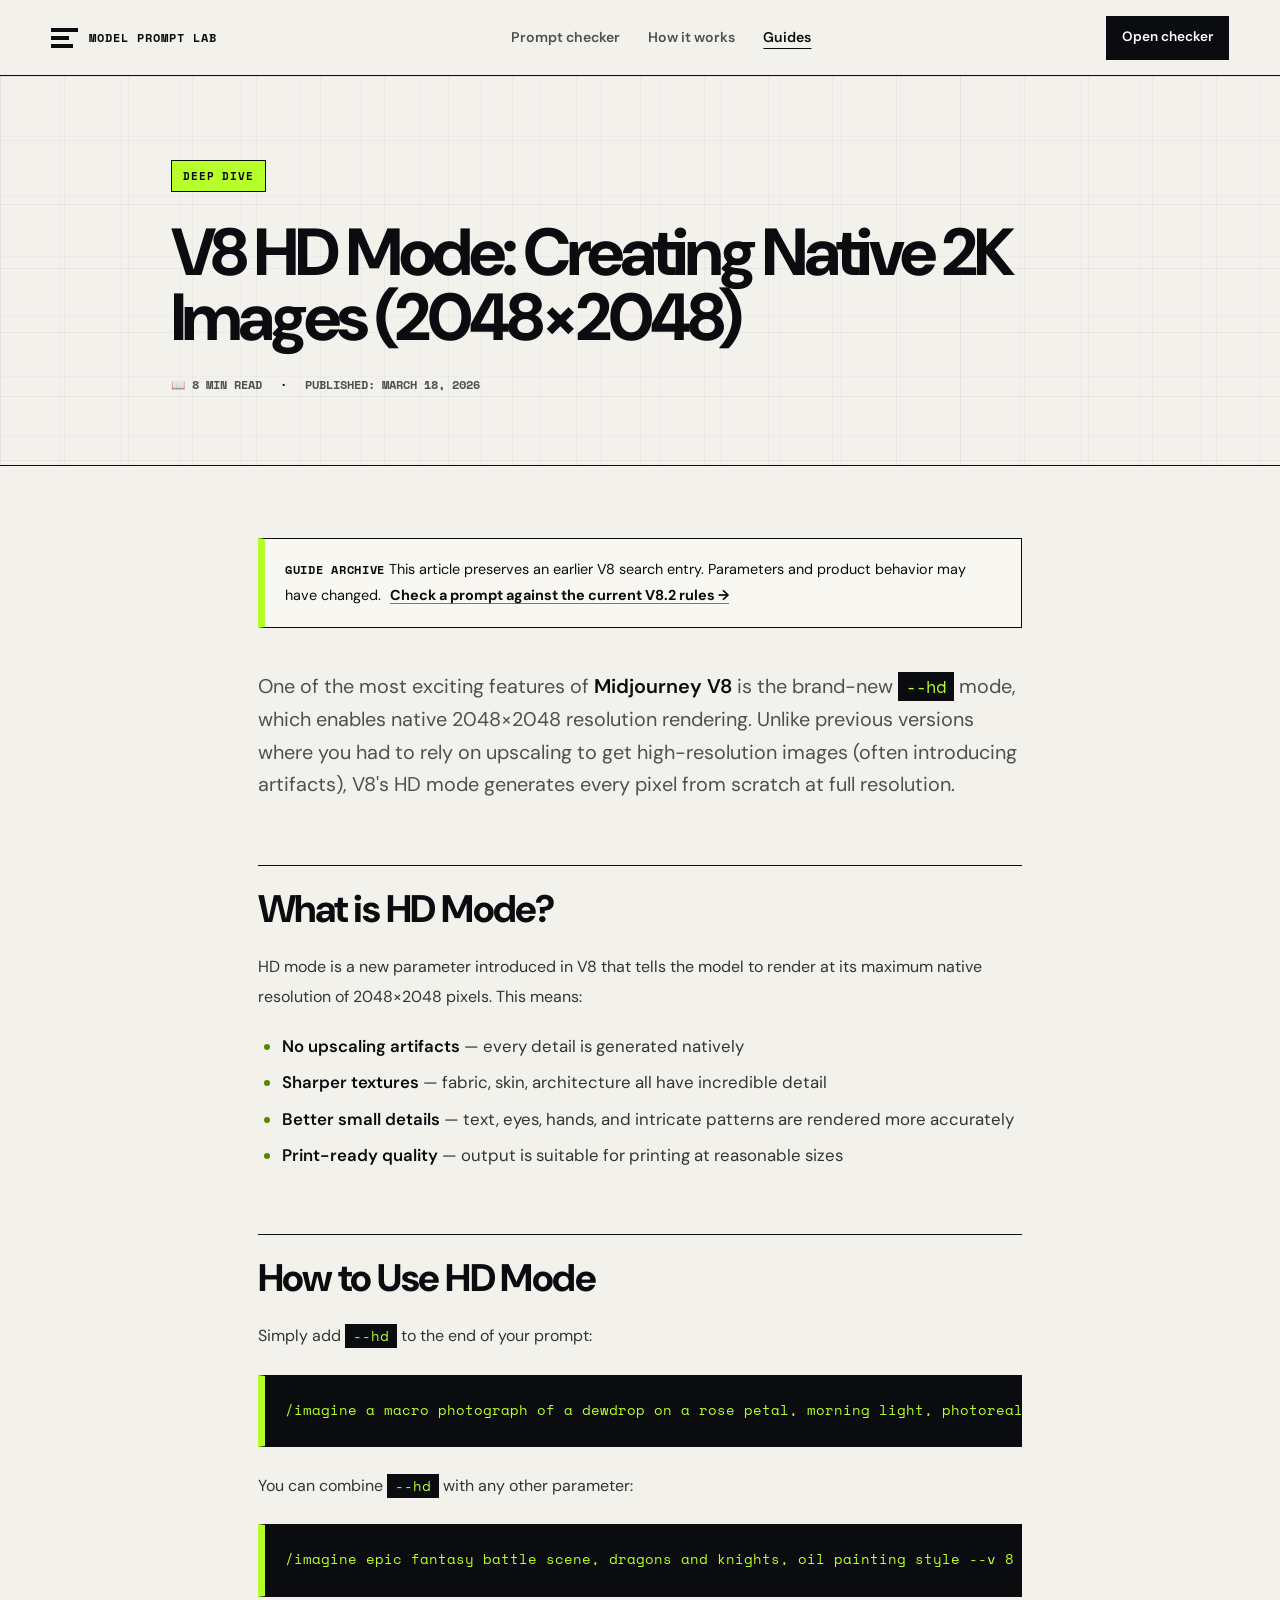
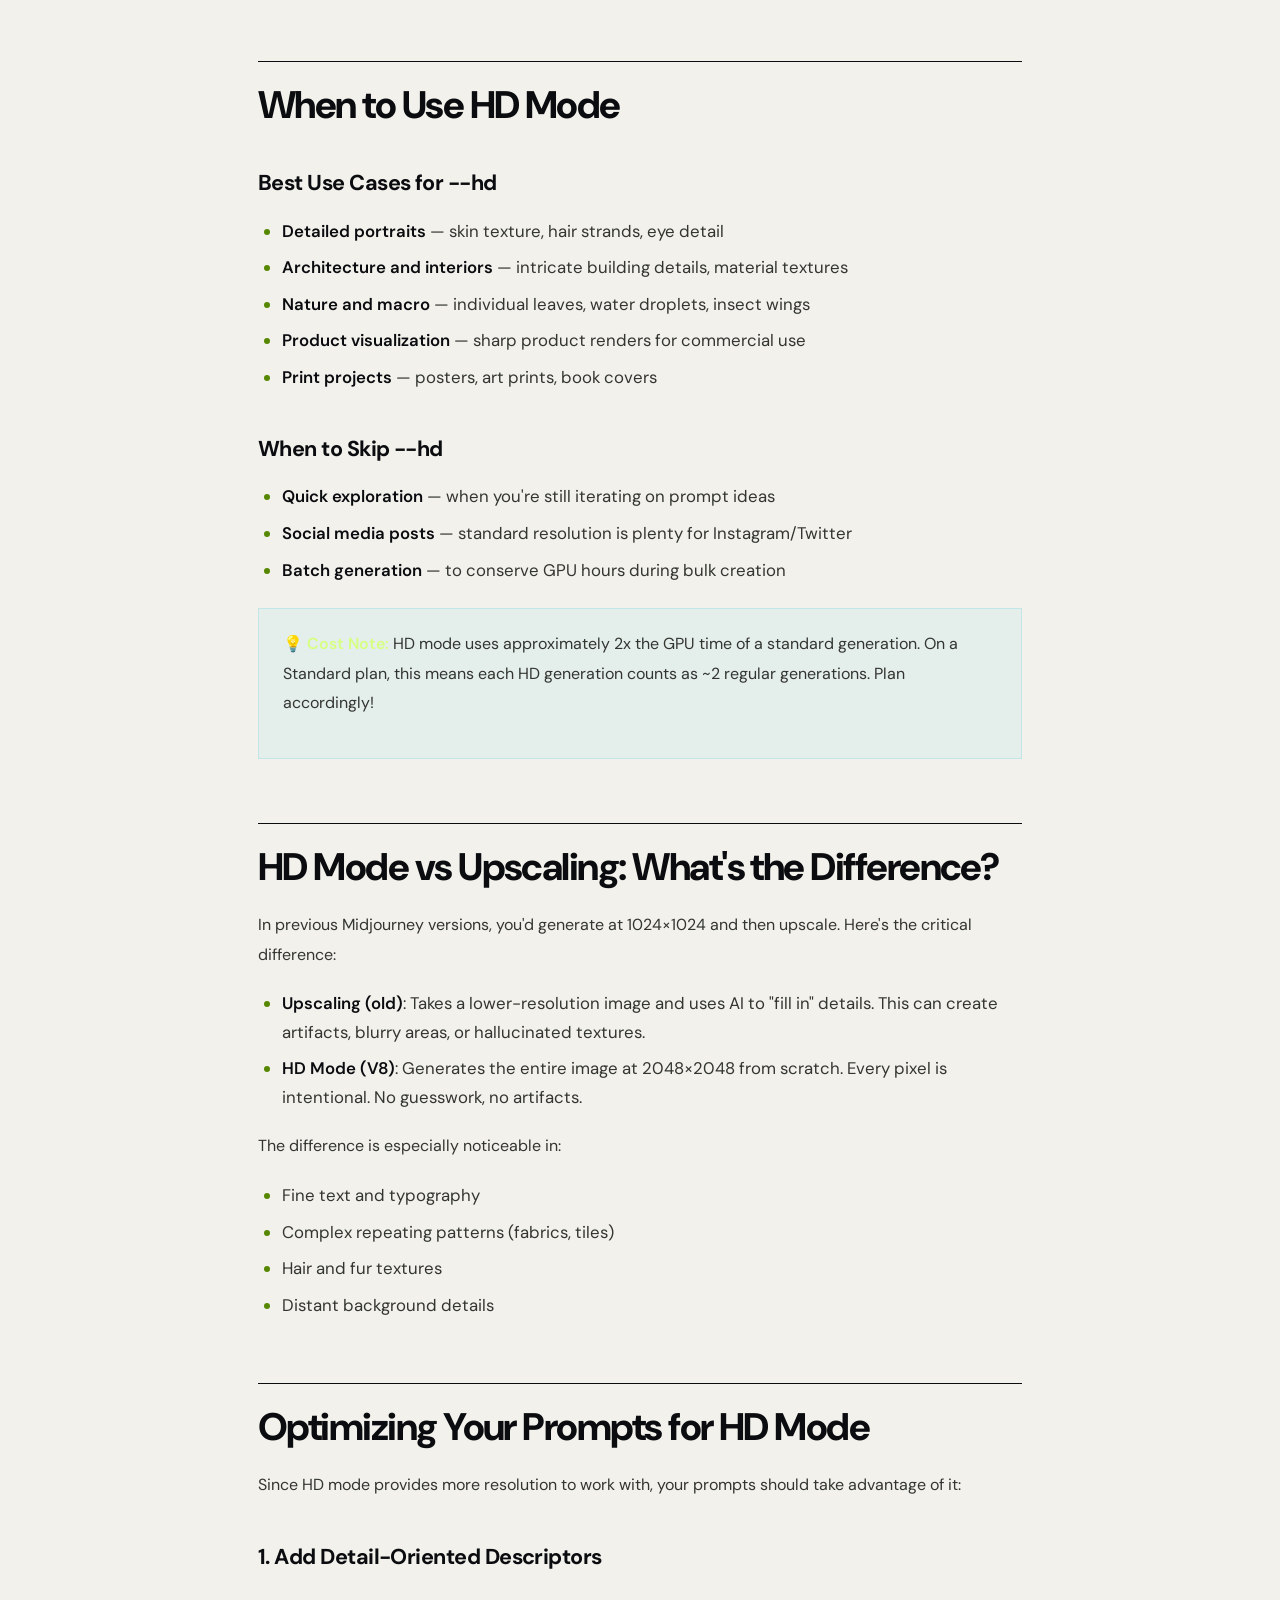
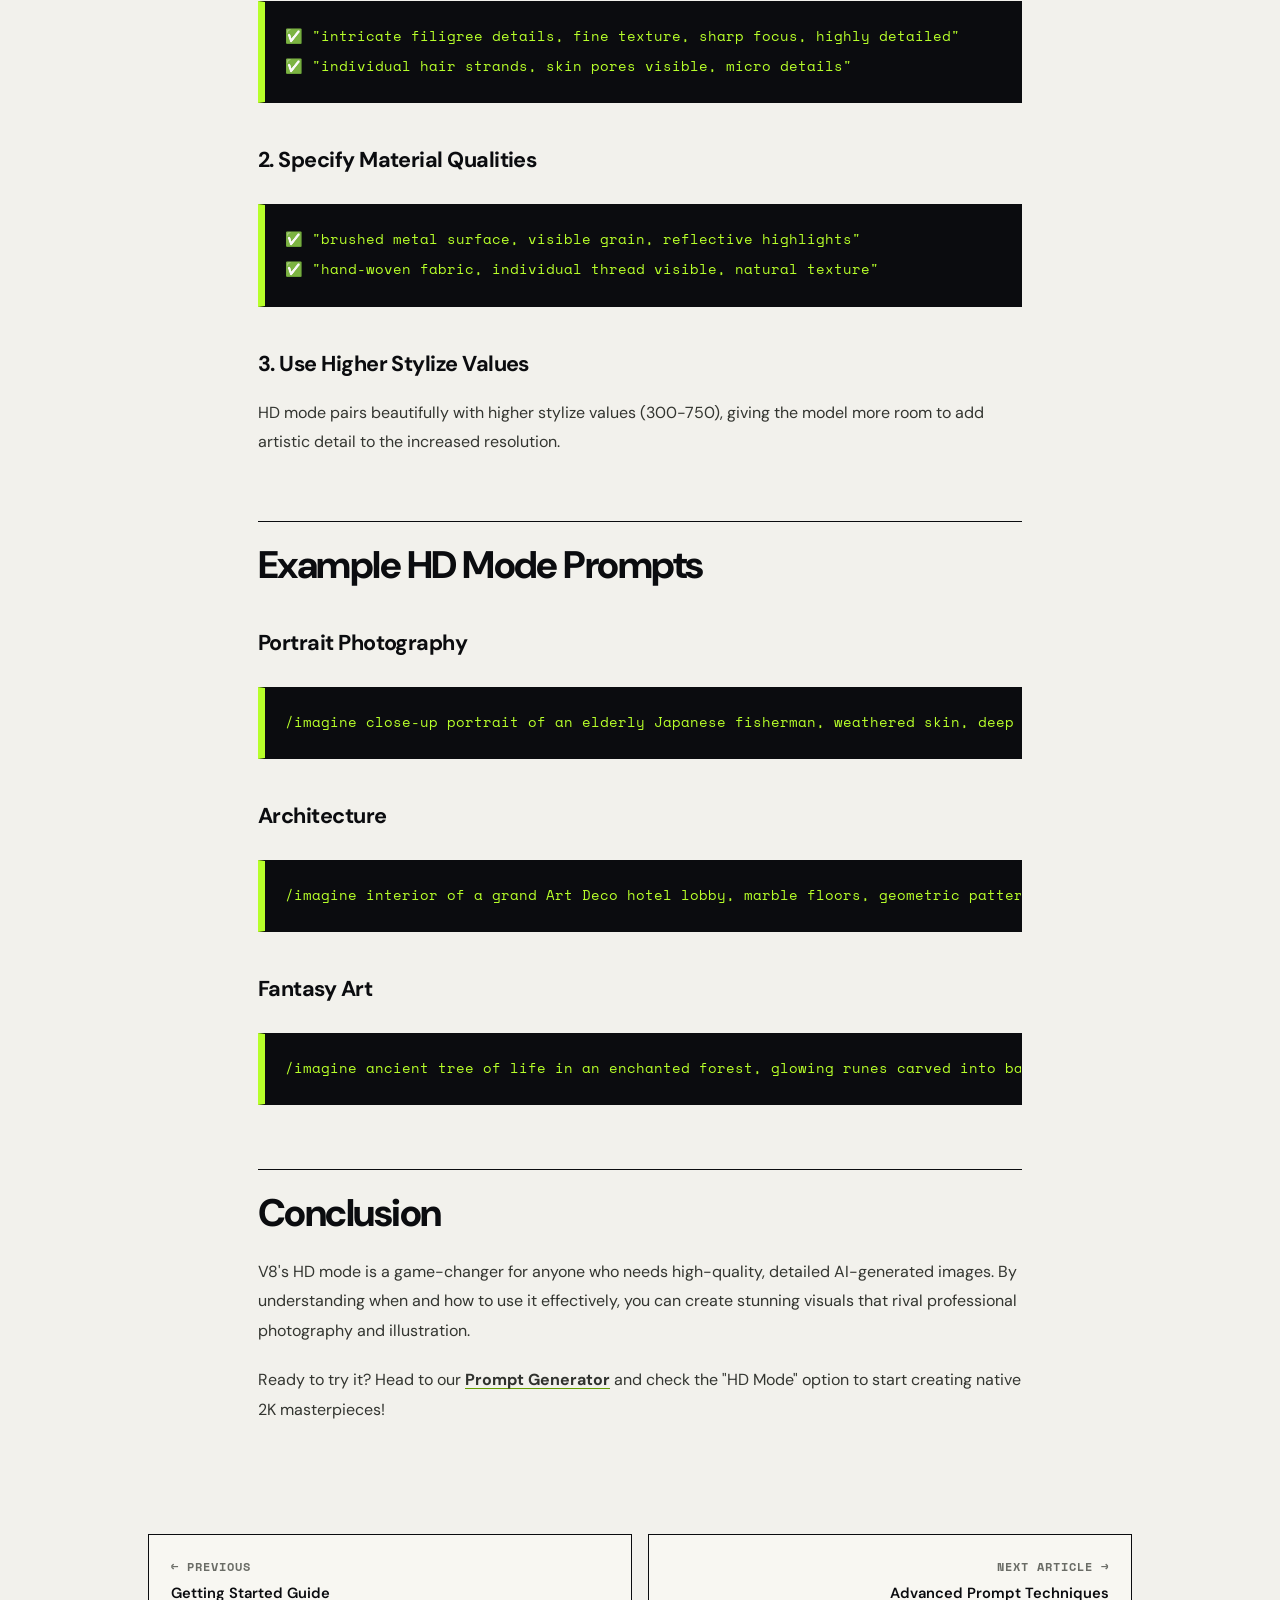
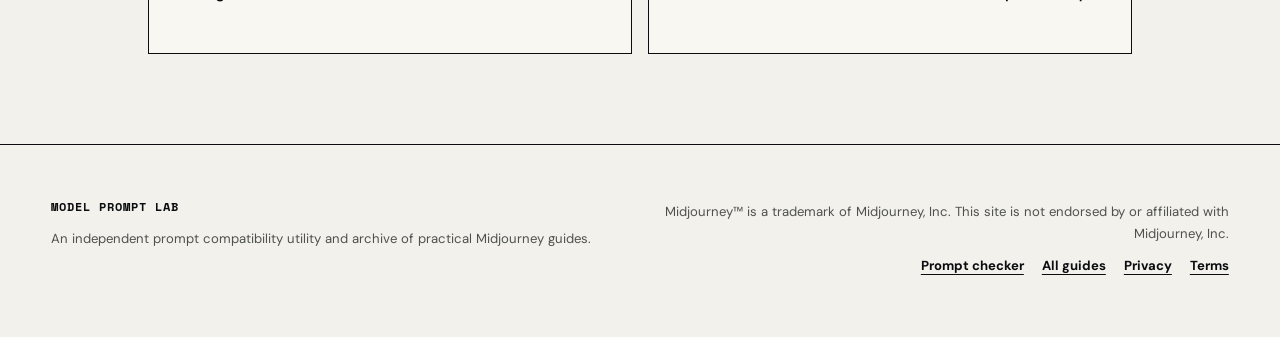
<file: blog/midjourney-v8-hd-mode-guide.html>
<!DOCTYPE html>
<html lang="en">
<head>
    <meta charset="UTF-8">
    <meta name="viewport" content="width=device-width, initial-scale=1.0">
    <title>Midjourney V8 HD Mode Guide: Native 2K Resolution Images (2048×2048)</title>
    <meta name="description" content="Master Midjourney V8's new --hd mode for stunning native 2048×2048 resolution images. Learn when to use HD mode, best practices, and optimization tips.">
    <meta name="keywords" content="midjourney v8 hd mode, midjourney v8 2k resolution, midjourney v8 high resolution, midjourney --hd, midjourney 2048">
    <link rel="canonical" href="https://midjourney-v8.com/blog/midjourney-v8-hd-mode-guide.html">
    <meta property="og:title" content="V8 HD Mode: Creating Native 2K Images">
    <meta property="og:description" content="Master Midjourney V8's --hd mode for native 2048×2048 resolution without upscaling.">
    <meta property="og:type" content="article">
    <script type="application/ld+json">
    {"@context":"https://schema.org","@type":"Article","headline":"Midjourney V8 HD Mode Guide: Native 2K Resolution Images","datePublished":"2026-03-18","author":{"@type":"Organization","name":"Midjourney V8 Guide"}}
    </script>
    <link rel="preconnect" href="https://fonts.googleapis.com">
    <link rel="preconnect" href="https://fonts.gstatic.com" crossorigin>
    <link href="https://fonts.googleapis.com/css2?family=Inter:wght@300;400;500;600;700;800;900&family=JetBrains+Mono:wght@400;500;600&display=swap" rel="stylesheet">
    <link rel="stylesheet" href="../css/style.css">
    <link href="https://fonts.googleapis.com/css2?family=DM+Sans:wght@400;500;600;700&family=Space+Mono:wght@400;700&display=swap" rel="stylesheet">
    <link rel="stylesheet" href="../css/editorial.css">
</head>
<body>
    <nav class="navbar scrolled" id="navbar">
        <div class="container nav-container">
            <a href="../index.html" class="nav-logo"><span class="logo-icon">◆</span><span class="logo-text">MJ<span class="logo-highlight">V8</span></span></a>
            <div class="nav-links" id="nav-links">
                <a href="../index.html#features" class="nav-link">Features</a>
                <a href="../index.html#prompt-generator" class="nav-link">Prompt Generator</a>
                <a href="../blog.html" class="nav-link">Blog</a>
            </div>
            <div class="nav-actions">
                <a href="../index.html#prompt-generator" class="btn btn-primary btn-sm">Try Generator</a>
                <button class="mobile-toggle" id="mobile-toggle" aria-label="Toggle menu"><span></span><span></span><span></span></button>
            </div>
        </div>
    </nav>

    <header class="article-header">
        <div class="container">
            <span class="article-tag">🖼️ Deep Dive</span>
            <h1>V8 HD Mode: Creating Native 2K Images (2048×2048)</h1>
            <div class="article-meta">
                <span>📖 8 min read</span>
                <span>Published: March 18, 2026</span>
            </div>
        </div>
    </header>

    <article class="article-body">
        <p>One of the most exciting features of <strong>Midjourney V8</strong> is the brand-new <code>--hd</code> mode, which enables native 2048×2048 resolution rendering. Unlike previous versions where you had to rely on upscaling to get high-resolution images (often introducing artifacts), V8's HD mode generates every pixel from scratch at full resolution.</p>

        <h2>What is HD Mode?</h2>
        <p>HD mode is a new parameter introduced in V8 that tells the model to render at its maximum native resolution of 2048×2048 pixels. This means:</p>
        <ul>
            <li><strong>No upscaling artifacts</strong> — every detail is generated natively</li>
            <li><strong>Sharper textures</strong> — fabric, skin, architecture all have incredible detail</li>
            <li><strong>Better small details</strong> — text, eyes, hands, and intricate patterns are rendered more accurately</li>
            <li><strong>Print-ready quality</strong> — output is suitable for printing at reasonable sizes</li>
        </ul>

        <h2>How to Use HD Mode</h2>
        <p>Simply add <code>--hd</code> to the end of your prompt:</p>
        <pre><code>/imagine a macro photograph of a dewdrop on a rose petal, morning light, photorealistic --v 8 --hd</code></pre>

        <p>You can combine <code>--hd</code> with any other parameter:</p>
        <pre><code>/imagine epic fantasy battle scene, dragons and knights, oil painting style --v 8 --hd --ar 21:9 --stylize 500</code></pre>

        <h2>When to Use HD Mode</h2>
        <h3>Best Use Cases for --hd</h3>
        <ul>
            <li><strong>Detailed portraits</strong> — skin texture, hair strands, eye detail</li>
            <li><strong>Architecture and interiors</strong> — intricate building details, material textures</li>
            <li><strong>Nature and macro</strong> — individual leaves, water droplets, insect wings</li>
            <li><strong>Product visualization</strong> — sharp product renders for commercial use</li>
            <li><strong>Print projects</strong> — posters, art prints, book covers</li>
        </ul>

        <h3>When to Skip --hd</h3>
        <ul>
            <li><strong>Quick exploration</strong> — when you're still iterating on prompt ideas</li>
            <li><strong>Social media posts</strong> — standard resolution is plenty for Instagram/Twitter</li>
            <li><strong>Batch generation</strong> — to conserve GPU hours during bulk creation</li>
        </ul>

        <div class="tip-box">
            <p><strong>💡 Cost Note:</strong> HD mode uses approximately 2x the GPU time of a standard generation. On a Standard plan, this means each HD generation counts as ~2 regular generations. Plan accordingly!</p>
        </div>

        <h2>HD Mode vs Upscaling: What's the Difference?</h2>
        <p>In previous Midjourney versions, you'd generate at 1024×1024 and then upscale. Here's the critical difference:</p>

        <ul>
            <li><strong>Upscaling (old)</strong>: Takes a lower-resolution image and uses AI to "fill in" details. This can create artifacts, blurry areas, or hallucinated textures.</li>
            <li><strong>HD Mode (V8)</strong>: Generates the entire image at 2048×2048 from scratch. Every pixel is intentional. No guesswork, no artifacts.</li>
        </ul>

        <p>The difference is especially noticeable in:</p>
        <ul>
            <li>Fine text and typography</li>
            <li>Complex repeating patterns (fabrics, tiles)</li>
            <li>Hair and fur textures</li>
            <li>Distant background details</li>
        </ul>

        <h2>Optimizing Your Prompts for HD Mode</h2>
        <p>Since HD mode provides more resolution to work with, your prompts should take advantage of it:</p>

        <h3>1. Add Detail-Oriented Descriptors</h3>
        <pre><code>✅ "intricate filigree details, fine texture, sharp focus, highly detailed"
✅ "individual hair strands, skin pores visible, micro details"</code></pre>

        <h3>2. Specify Material Qualities</h3>
        <pre><code>✅ "brushed metal surface, visible grain, reflective highlights"
✅ "hand-woven fabric, individual thread visible, natural texture"</code></pre>

        <h3>3. Use Higher Stylize Values</h3>
        <p>HD mode pairs beautifully with higher stylize values (300-750), giving the model more room to add artistic detail to the increased resolution.</p>

        <h2>Example HD Mode Prompts</h2>

        <h3>Portrait Photography</h3>
        <pre><code>/imagine close-up portrait of an elderly Japanese fisherman, weathered skin, deep wrinkles, kind eyes, natural sunlight, documentary photography, Canon EOS R5 85mm f/1.4 --v 8 --hd --ar 3:4</code></pre>

        <h3>Architecture</h3>
        <pre><code>/imagine interior of a grand Art Deco hotel lobby, marble floors, geometric patterns, gold leaf details, dramatic chandelier, warm ambient lighting --v 8 --hd --ar 16:9</code></pre>

        <h3>Fantasy Art</h3>
        <pre><code>/imagine ancient tree of life in an enchanted forest, glowing runes carved into bark, bioluminescent mushrooms, fireflies, moonlight filtering through canopy, digital art --v 8 --hd --stylize 500</code></pre>

        <h2>Conclusion</h2>
        <p>V8's HD mode is a game-changer for anyone who needs high-quality, detailed AI-generated images. By understanding when and how to use it effectively, you can create stunning visuals that rival professional photography and illustration.</p>

        <p>Ready to try it? Head to our <a href="../index.html#prompt-generator" style="color: var(--primary-light);">Prompt Generator</a> and check the "HD Mode" option to start creating native 2K masterpieces!</p>
    </article>

    <nav class="article-nav">
        <a href="getting-started-midjourney-v8.html">
            <span class="nav-label">← Previous</span>
            <span class="nav-title">Getting Started Guide</span>
        </a>
        <a href="midjourney-v8-prompt-techniques.html" style="text-align:right;">
            <span class="nav-label">Next Article →</span>
            <span class="nav-title">Advanced Prompt Techniques</span>
        </a>
    </nav>

    <footer class="footer">
        <div class="container">
            <div class="footer-bottom">
                <p>&copy; 2026 midjourney-v8.com. Not affiliated with Midjourney Inc.</p>
                <div class="footer-bottom-links">
                    <a href="../privacy.html">Privacy</a>
                    <a href="../terms.html">Terms</a>
                </div>
            </div>
        </div>
    </footer>
    <script src="../js/main.js"></script>
    <script src="../js/site-shell.js"></script>
</body>
</html>
</file>
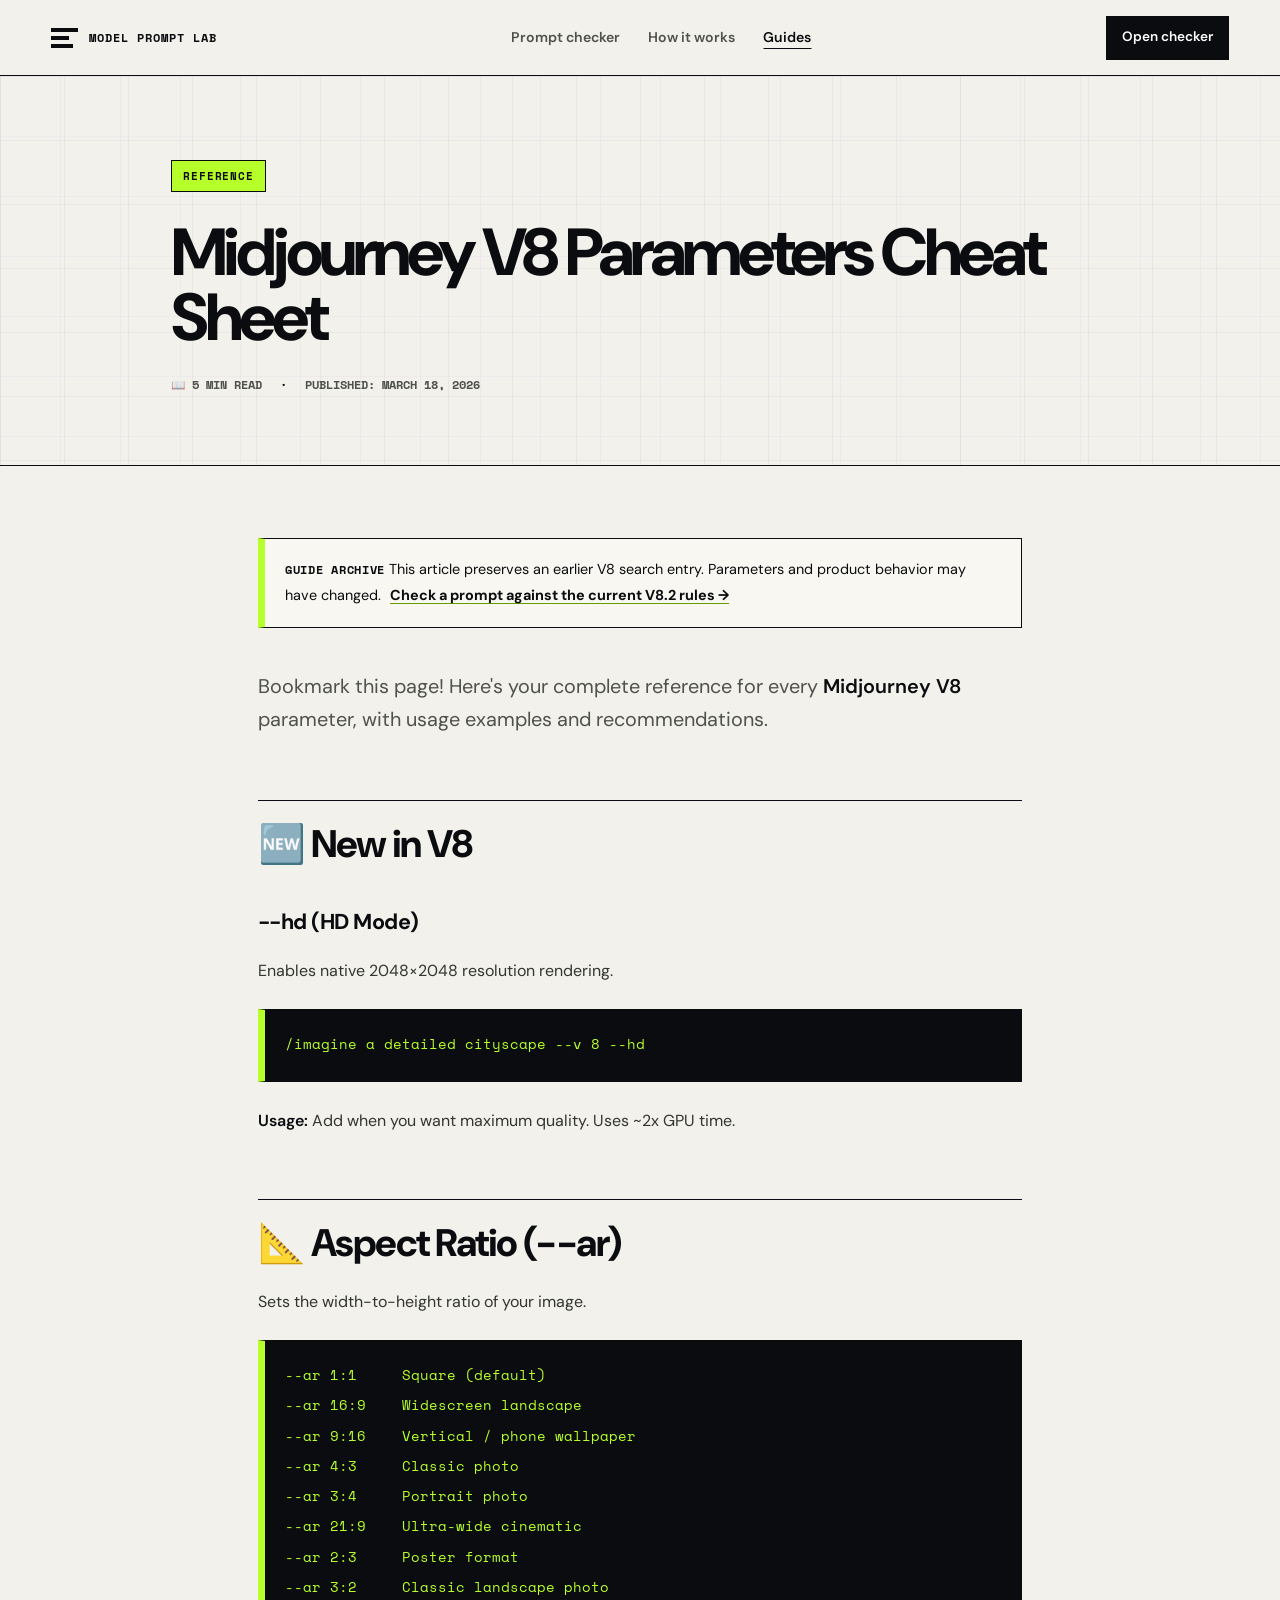
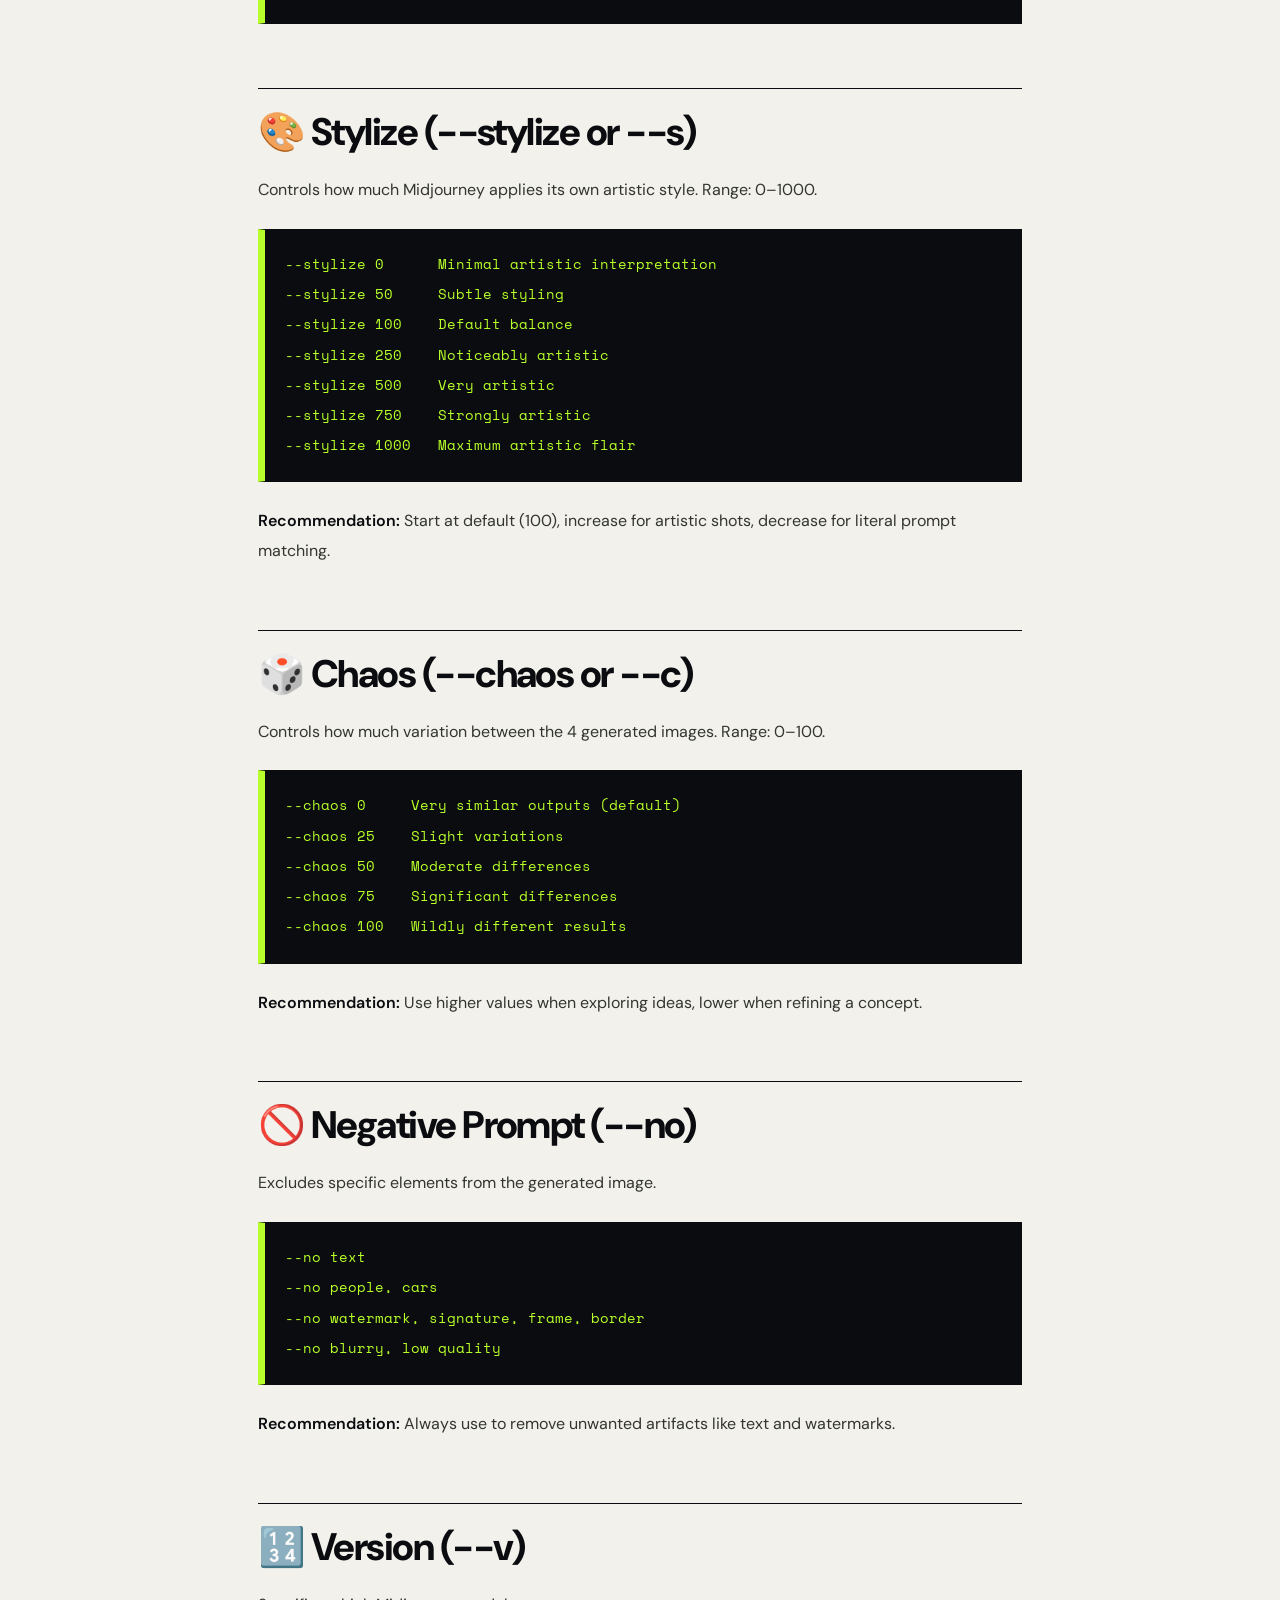
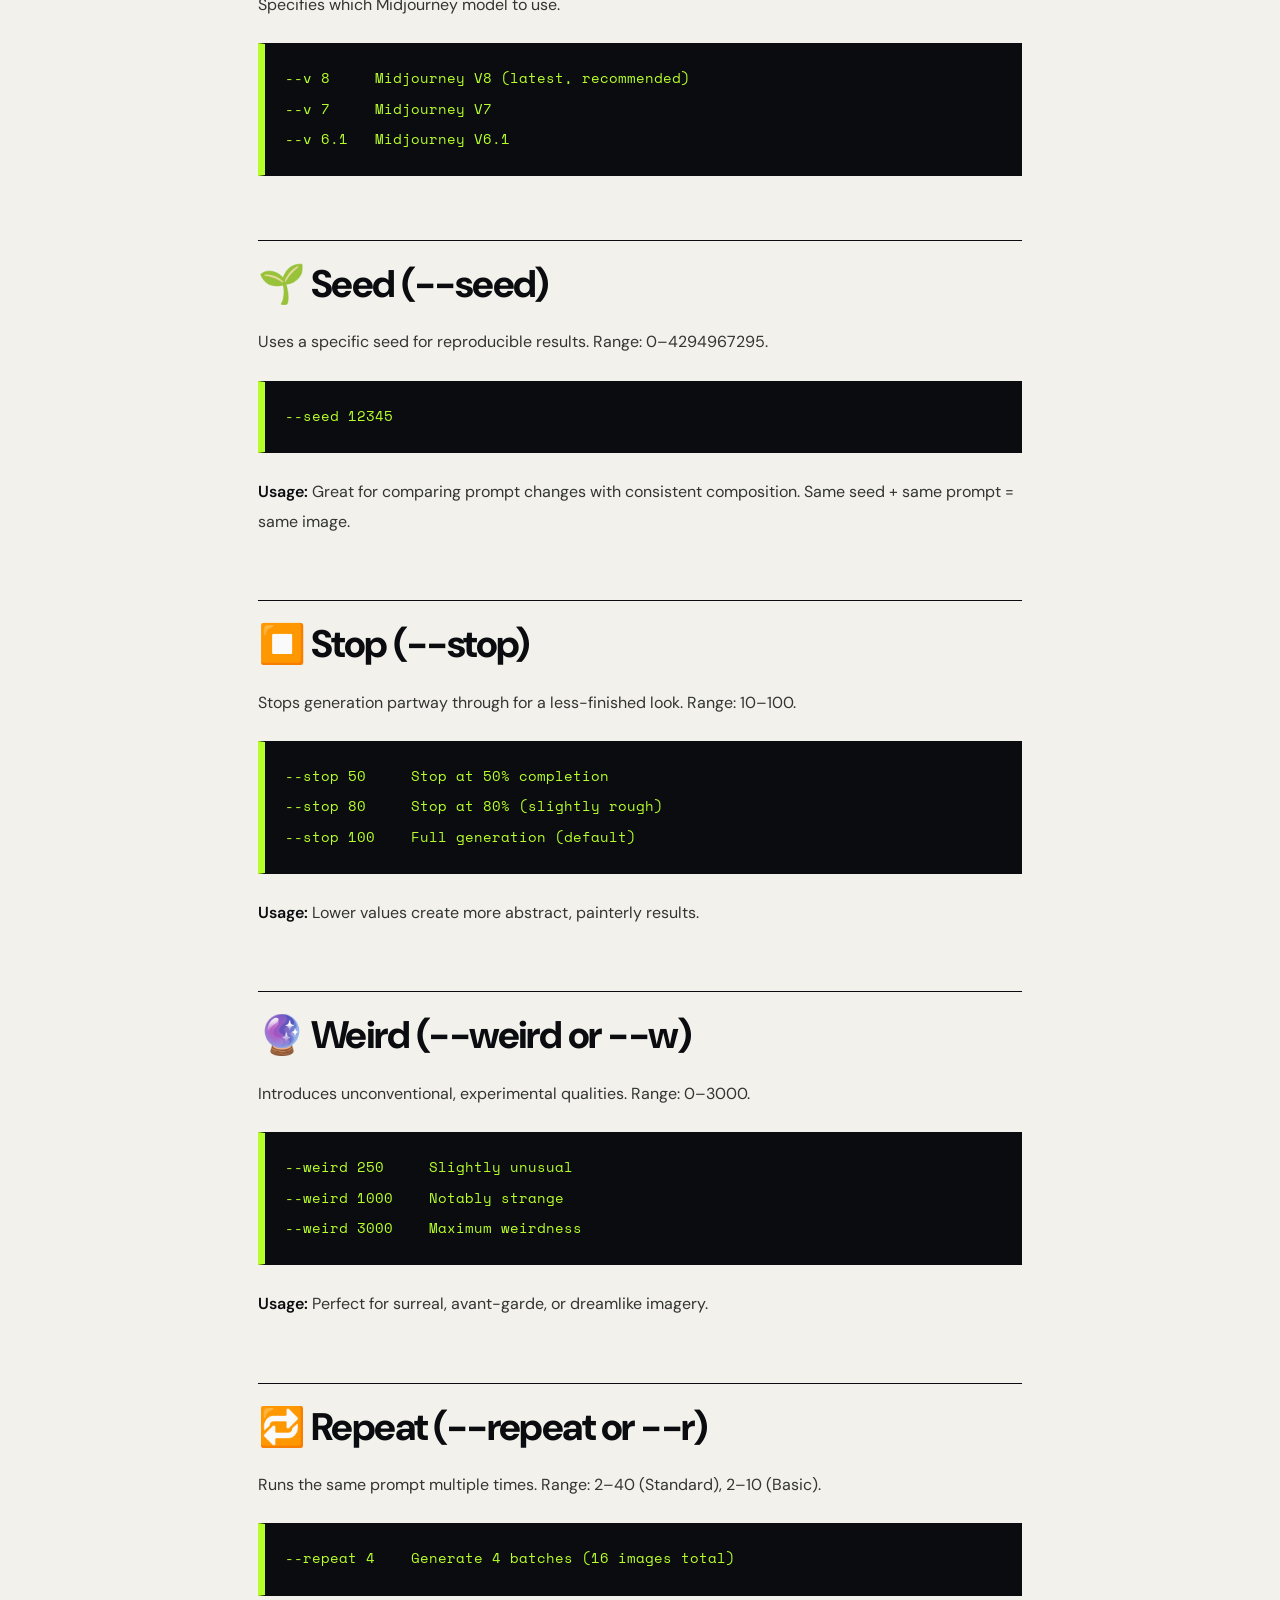
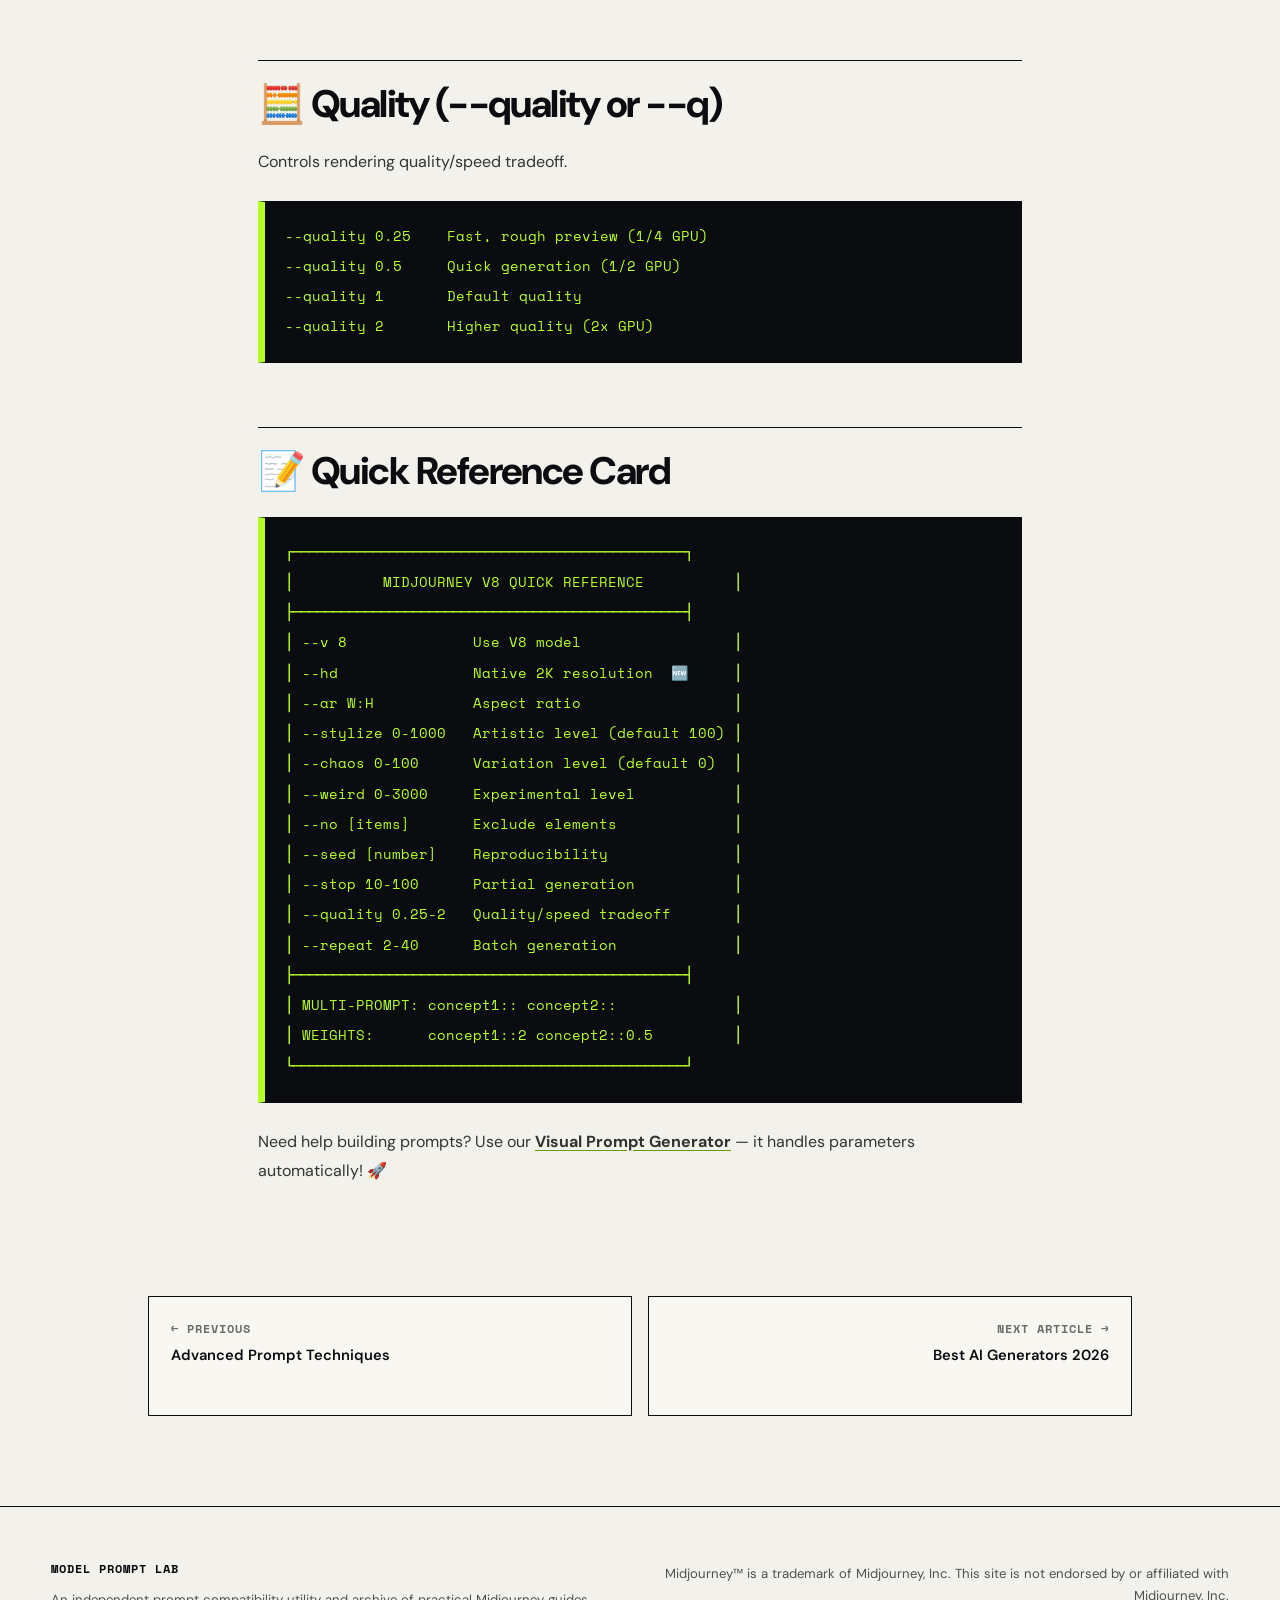
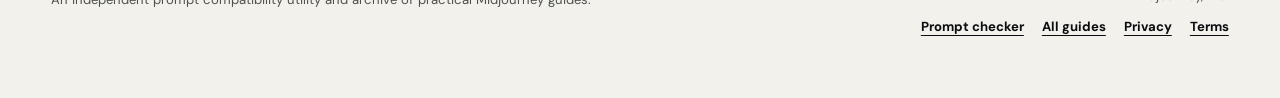
<file: blog/midjourney-v8-parameters-cheatsheet.html>
<!DOCTYPE html>
<html lang="en">
<head>
    <meta charset="UTF-8">
    <meta name="viewport" content="width=device-width, initial-scale=1.0">
    <title>Midjourney V8 Parameters Cheat Sheet - Complete Reference Guide (2026)</title>
    <meta name="description" content="Complete Midjourney V8 parameters reference. Every parameter explained with examples: --ar, --hd, --stylize, --chaos, --weird, --no, --seed, --stop and more.">
    <meta name="keywords" content="midjourney v8 parameters, midjourney v8 cheat sheet, midjourney commands, midjourney --hd, midjourney --ar, midjourney settings">
    <link rel="canonical" href="https://midjourney-v8.com/blog/midjourney-v8-parameters-cheatsheet.html">
    <meta property="og:title" content="Midjourney V8 Parameters Cheat Sheet">
    <meta property="og:type" content="article">
    <script type="application/ld+json">
    {"@context":"https://schema.org","@type":"Article","headline":"Midjourney V8 Parameters Cheat Sheet","datePublished":"2026-03-18","author":{"@type":"Organization","name":"Midjourney V8 Guide"}}
    </script>
    <link rel="preconnect" href="https://fonts.googleapis.com">
    <link rel="preconnect" href="https://fonts.gstatic.com" crossorigin>
    <link href="https://fonts.googleapis.com/css2?family=Inter:wght@300;400;500;600;700;800;900&family=JetBrains+Mono:wght@400;500;600&display=swap" rel="stylesheet">
    <link rel="stylesheet" href="../css/style.css">
    <link href="https://fonts.googleapis.com/css2?family=DM+Sans:wght@400;500;600;700&family=Space+Mono:wght@400;700&display=swap" rel="stylesheet">
    <link rel="stylesheet" href="../css/editorial.css">
</head>
<body>
    <nav class="navbar scrolled" id="navbar">
        <div class="container nav-container">
            <a href="../index.html" class="nav-logo"><span class="logo-icon">◆</span><span class="logo-text">MJ<span class="logo-highlight">V8</span></span></a>
            <div class="nav-links" id="nav-links">
                <a href="../index.html#features" class="nav-link">Features</a>
                <a href="../index.html#prompt-generator" class="nav-link">Prompt Generator</a>
                <a href="../blog.html" class="nav-link">Blog</a>
            </div>
            <div class="nav-actions">
                <a href="../index.html#prompt-generator" class="btn btn-primary btn-sm">Try Generator</a>
                <button class="mobile-toggle" id="mobile-toggle" aria-label="Toggle menu"><span></span><span></span><span></span></button>
            </div>
        </div>
    </nav>

    <header class="article-header">
        <div class="container">
            <span class="article-tag">📋 Reference</span>
            <h1>Midjourney V8 Parameters Cheat Sheet</h1>
            <div class="article-meta">
                <span>📖 5 min read</span>
                <span>Published: March 18, 2026</span>
            </div>
        </div>
    </header>

    <article class="article-body">
        <p>Bookmark this page! Here's your complete reference for every <strong>Midjourney V8</strong> parameter, with usage examples and recommendations.</p>

        <h2>🆕 New in V8</h2>

        <h3>--hd (HD Mode)</h3>
        <p>Enables native 2048×2048 resolution rendering.</p>
        <pre><code>/imagine a detailed cityscape --v 8 --hd</code></pre>
        <p><strong>Usage:</strong> Add when you want maximum quality. Uses ~2x GPU time.</p>

        <h2>📐 Aspect Ratio (--ar)</h2>
        <p>Sets the width-to-height ratio of your image.</p>
        <pre><code>--ar 1:1     Square (default)
--ar 16:9    Widescreen landscape
--ar 9:16    Vertical / phone wallpaper
--ar 4:3     Classic photo
--ar 3:4     Portrait photo
--ar 21:9    Ultra-wide cinematic
--ar 2:3     Poster format
--ar 3:2     Classic landscape photo</code></pre>

        <h2>🎨 Stylize (--stylize or --s)</h2>
        <p>Controls how much Midjourney applies its own artistic style. Range: 0–1000.</p>
        <pre><code>--stylize 0      Minimal artistic interpretation
--stylize 50     Subtle styling
--stylize 100    Default balance
--stylize 250    Noticeably artistic
--stylize 500    Very artistic
--stylize 750    Strongly artistic
--stylize 1000   Maximum artistic flair</code></pre>
        <p><strong>Recommendation:</strong> Start at default (100), increase for artistic shots, decrease for literal prompt matching.</p>

        <h2>🎲 Chaos (--chaos or --c)</h2>
        <p>Controls how much variation between the 4 generated images. Range: 0–100.</p>
        <pre><code>--chaos 0     Very similar outputs (default)
--chaos 25    Slight variations
--chaos 50    Moderate differences
--chaos 75    Significant differences
--chaos 100   Wildly different results</code></pre>
        <p><strong>Recommendation:</strong> Use higher values when exploring ideas, lower when refining a concept.</p>

        <h2>🚫 Negative Prompt (--no)</h2>
        <p>Excludes specific elements from the generated image.</p>
        <pre><code>--no text
--no people, cars
--no watermark, signature, frame, border
--no blurry, low quality</code></pre>
        <p><strong>Recommendation:</strong> Always use to remove unwanted artifacts like text and watermarks.</p>

        <h2>🔢 Version (--v)</h2>
        <p>Specifies which Midjourney model to use.</p>
        <pre><code>--v 8     Midjourney V8 (latest, recommended)
--v 7     Midjourney V7
--v 6.1   Midjourney V6.1</code></pre>

        <h2>🌱 Seed (--seed)</h2>
        <p>Uses a specific seed for reproducible results. Range: 0–4294967295.</p>
        <pre><code>--seed 12345</code></pre>
        <p><strong>Usage:</strong> Great for comparing prompt changes with consistent composition. Same seed + same prompt = same image.</p>

        <h2>⏹️ Stop (--stop)</h2>
        <p>Stops generation partway through for a less-finished look. Range: 10–100.</p>
        <pre><code>--stop 50     Stop at 50% completion
--stop 80     Stop at 80% (slightly rough)
--stop 100    Full generation (default)</code></pre>
        <p><strong>Usage:</strong> Lower values create more abstract, painterly results.</p>

        <h2>🔮 Weird (--weird or --w)</h2>
        <p>Introduces unconventional, experimental qualities. Range: 0–3000.</p>
        <pre><code>--weird 250     Slightly unusual
--weird 1000    Notably strange
--weird 3000    Maximum weirdness</code></pre>
        <p><strong>Usage:</strong> Perfect for surreal, avant-garde, or dreamlike imagery.</p>

        <h2>🔁 Repeat (--repeat or --r)</h2>
        <p>Runs the same prompt multiple times. Range: 2–40 (Standard), 2–10 (Basic).</p>
        <pre><code>--repeat 4    Generate 4 batches (16 images total)</code></pre>

        <h2>🧮 Quality (--quality or --q)</h2>
        <p>Controls rendering quality/speed tradeoff.</p>
        <pre><code>--quality 0.25    Fast, rough preview (1/4 GPU)
--quality 0.5     Quick generation (1/2 GPU)
--quality 1       Default quality
--quality 2       Higher quality (2x GPU)</code></pre>

        <h2>📝 Quick Reference Card</h2>
        <pre><code>┌─────────────────────────────────────────────────┐
│          MIDJOURNEY V8 QUICK REFERENCE          │
├─────────────────────────────────────────────────┤
│ --v 8              Use V8 model                 │
│ --hd               Native 2K resolution  🆕     │
│ --ar W:H           Aspect ratio                 │
│ --stylize 0-1000   Artistic level (default 100) │
│ --chaos 0-100      Variation level (default 0)  │
│ --weird 0-3000     Experimental level           │
│ --no [items]       Exclude elements             │
│ --seed [number]    Reproducibility              │
│ --stop 10-100      Partial generation           │
│ --quality 0.25-2   Quality/speed tradeoff       │
│ --repeat 2-40      Batch generation             │
├─────────────────────────────────────────────────┤
│ MULTI-PROMPT: concept1:: concept2::             │
│ WEIGHTS:      concept1::2 concept2::0.5         │
└─────────────────────────────────────────────────┘</code></pre>

        <p>Need help building prompts? Use our <a href="../index.html#prompt-generator" style="color: var(--primary-light);">Visual Prompt Generator</a> — it handles parameters automatically! 🚀</p>
    </article>

    <nav class="article-nav">
        <a href="midjourney-v8-prompt-techniques.html">
            <span class="nav-label">← Previous</span>
            <span class="nav-title">Advanced Prompt Techniques</span>
        </a>
        <a href="best-ai-image-generators-2026.html" style="text-align:right;">
            <span class="nav-label">Next Article →</span>
            <span class="nav-title">Best AI Generators 2026</span>
        </a>
    </nav>

    <footer class="footer">
        <div class="container">
            <div class="footer-bottom">
                <p>&copy; 2026 midjourney-v8.com. Not affiliated with Midjourney Inc.</p>
                <div class="footer-bottom-links"><a href="../privacy.html">Privacy</a><a href="../terms.html">Terms</a></div>
            </div>
        </div>
    </footer>
    <script src="../js/main.js"></script>
    <script src="../js/site-shell.js"></script>
</body>
</html>
</file>
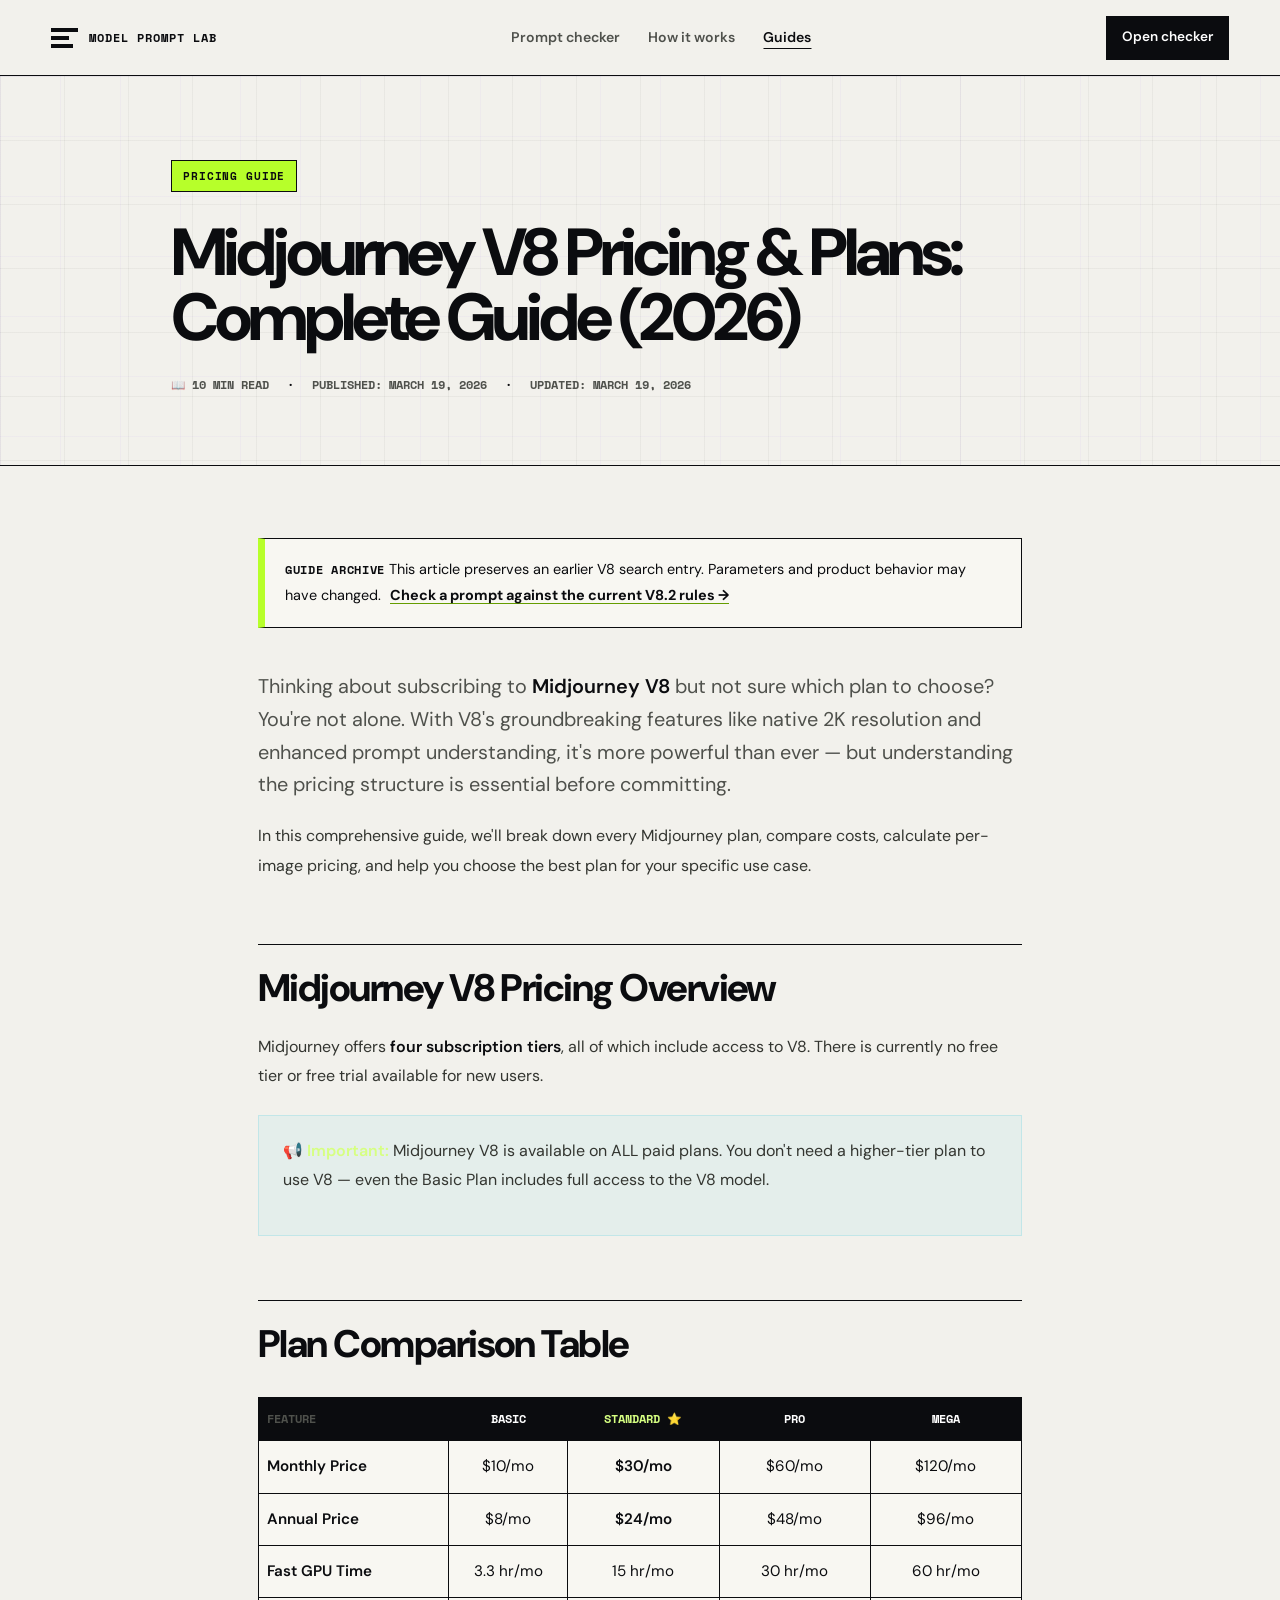
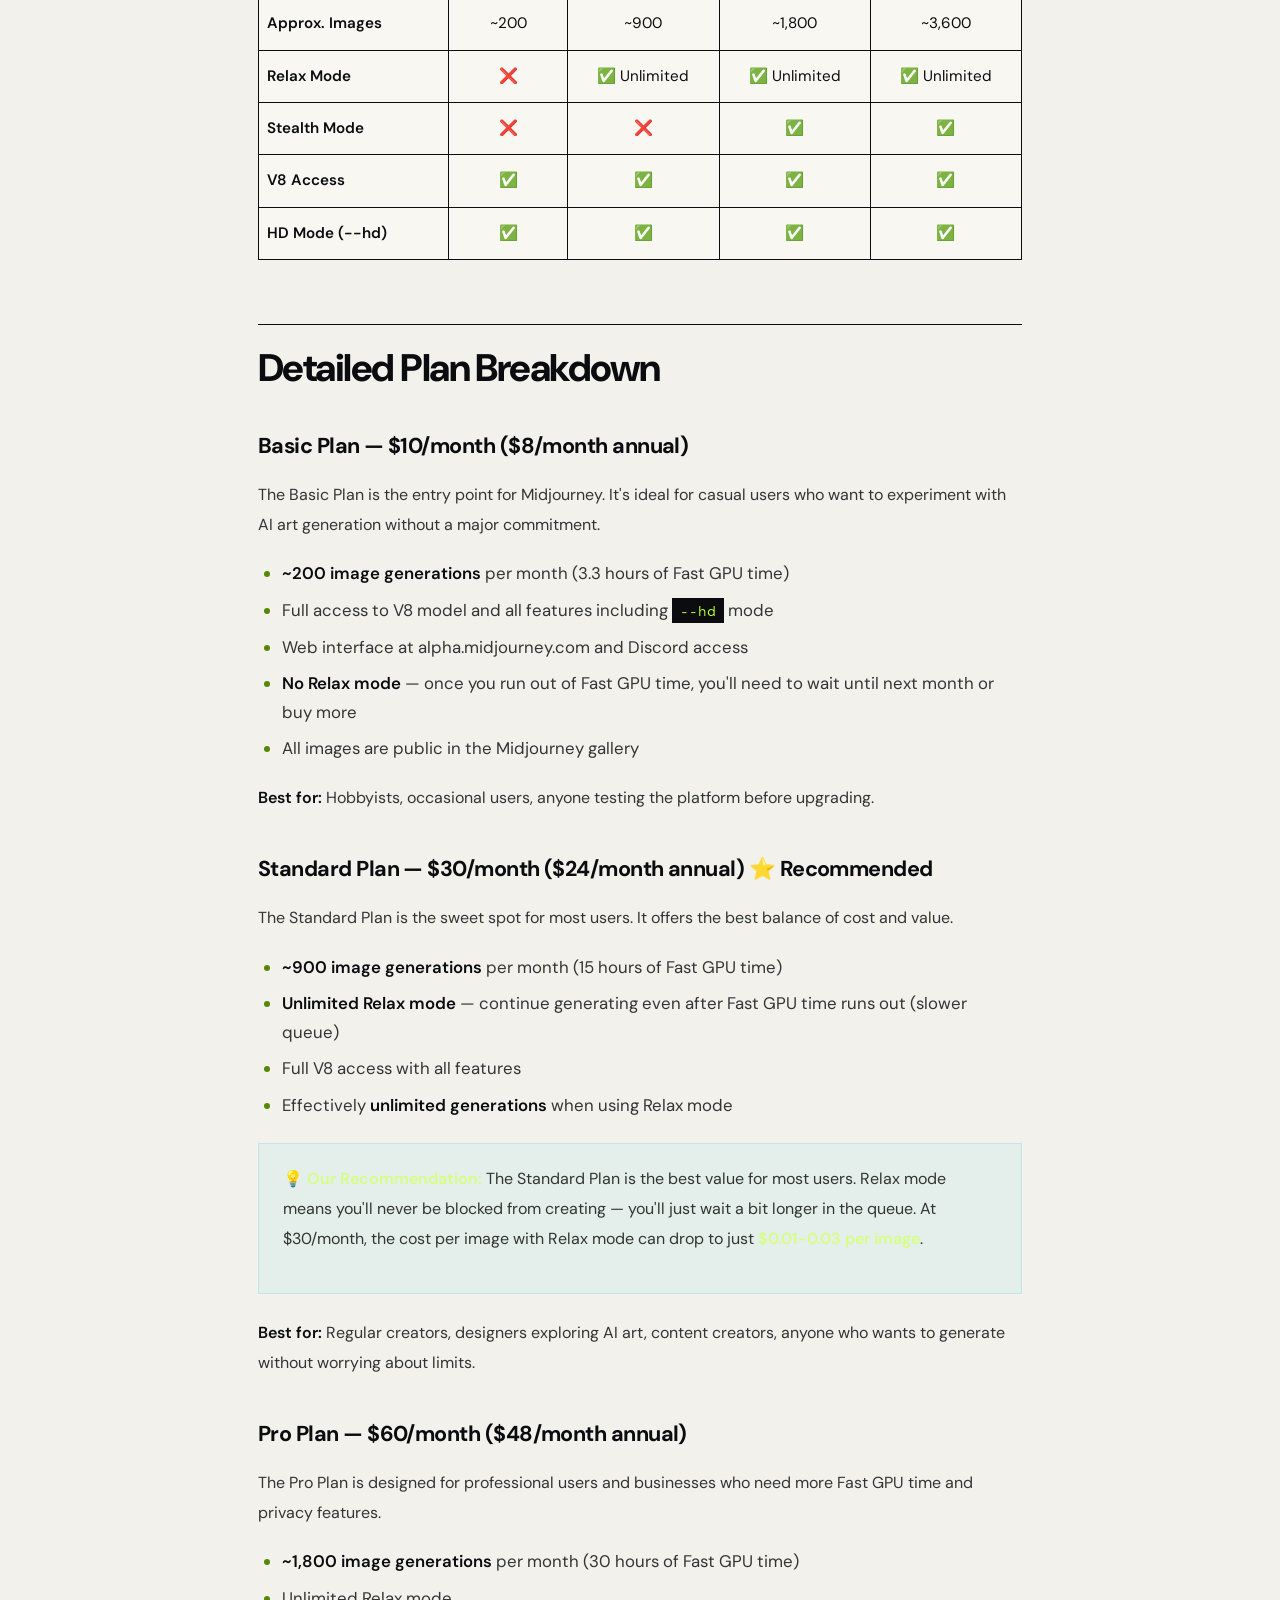
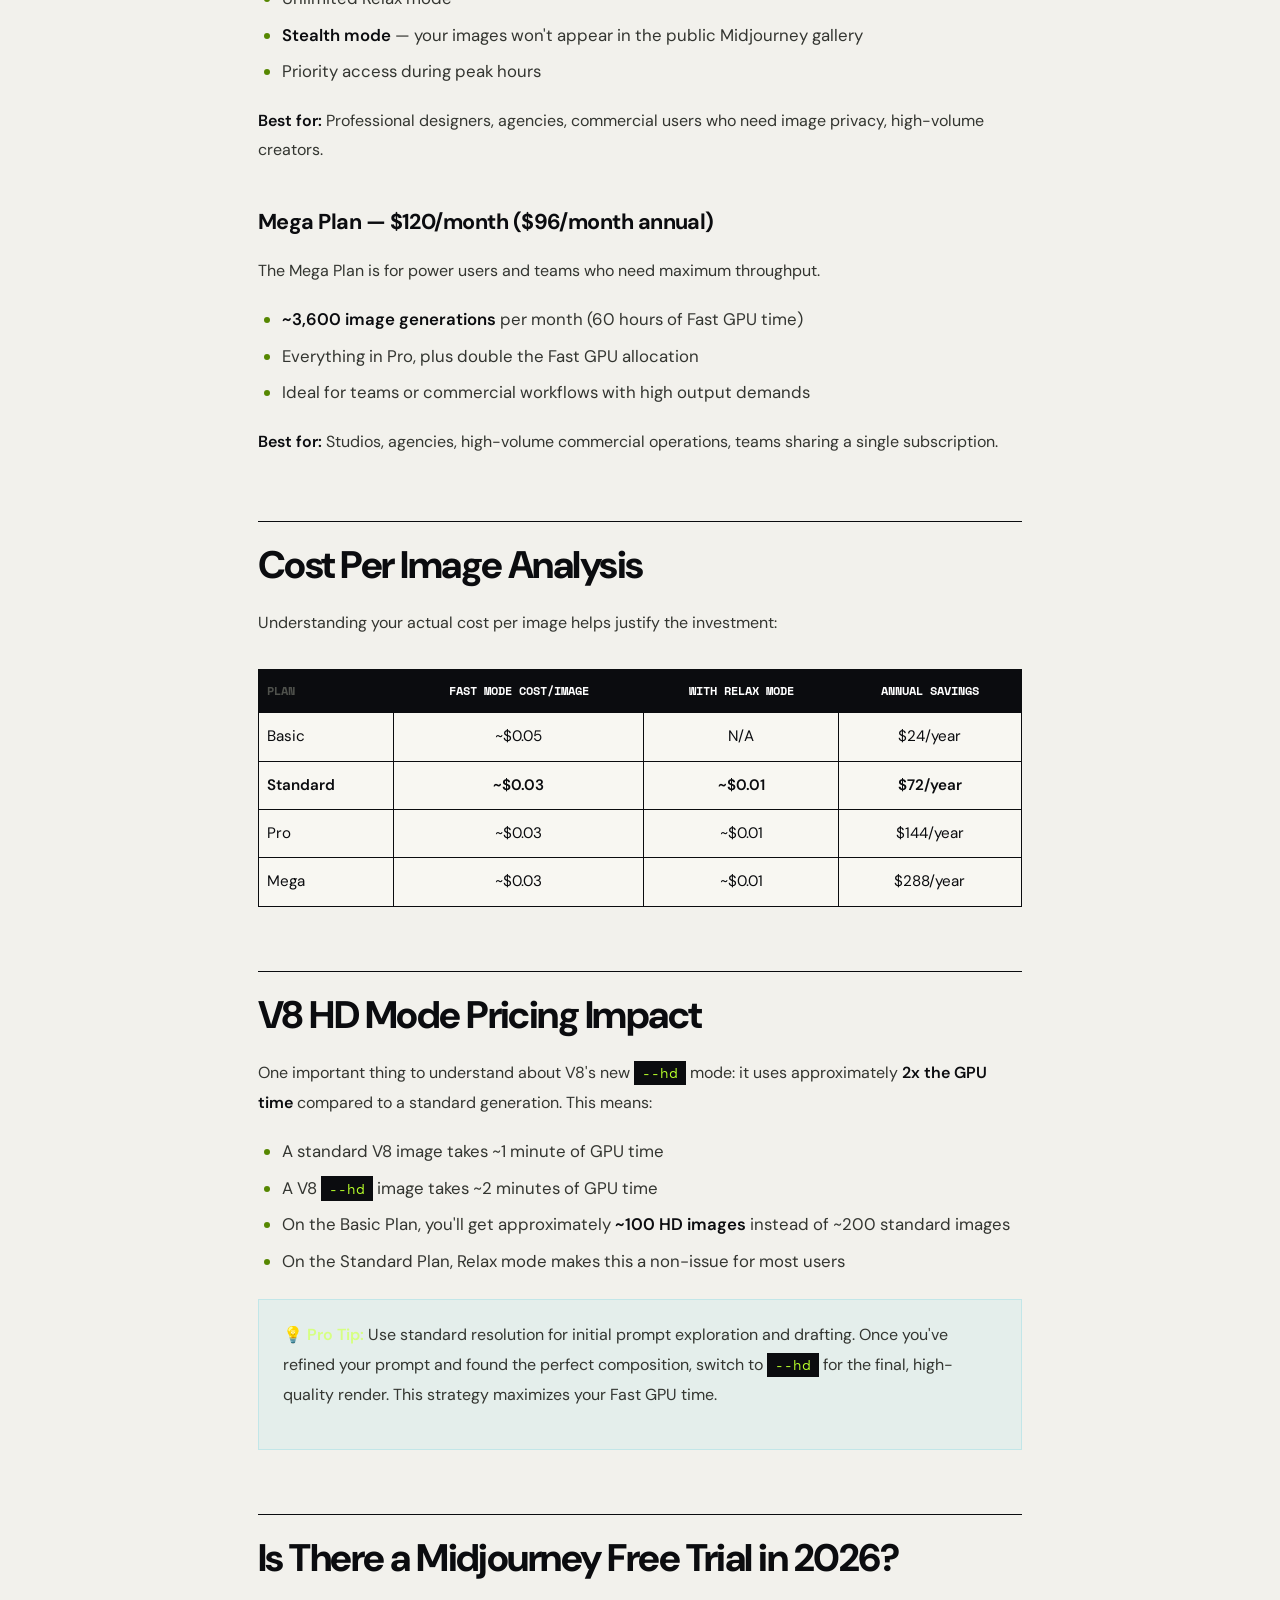
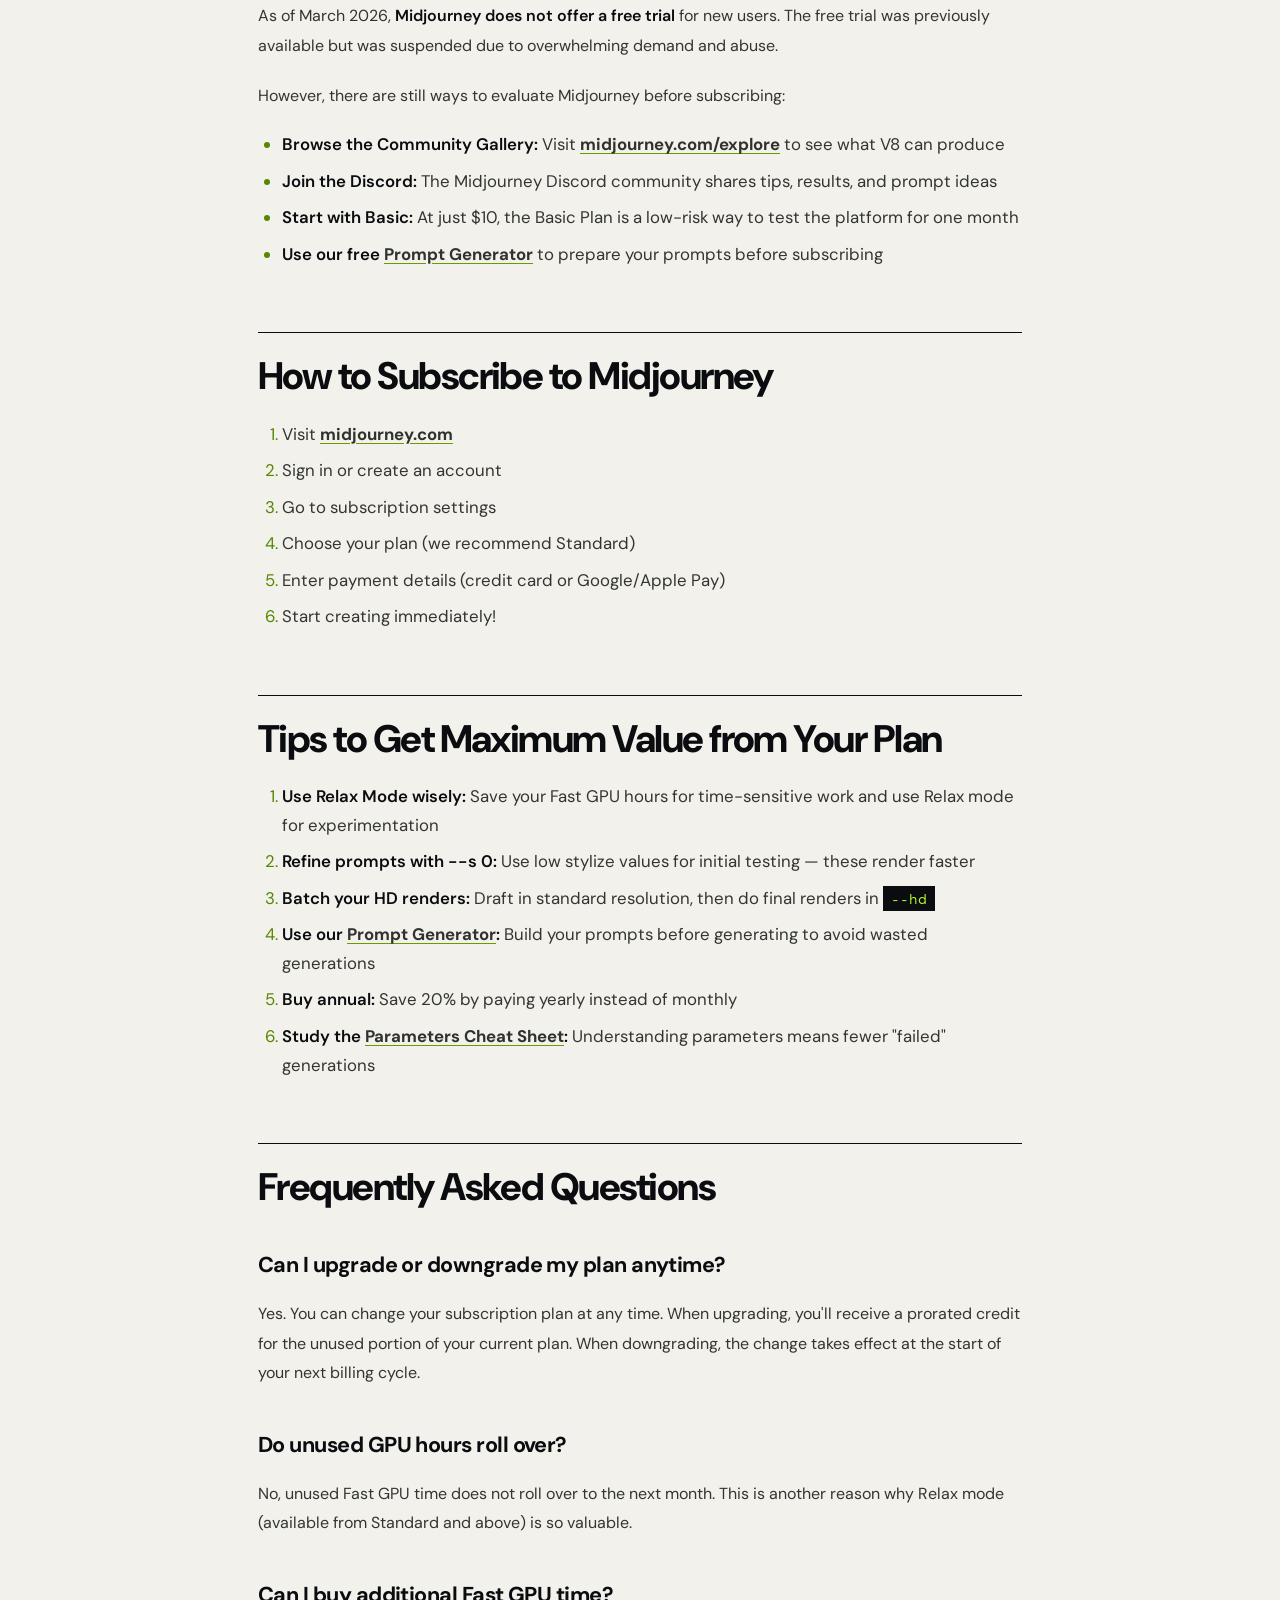
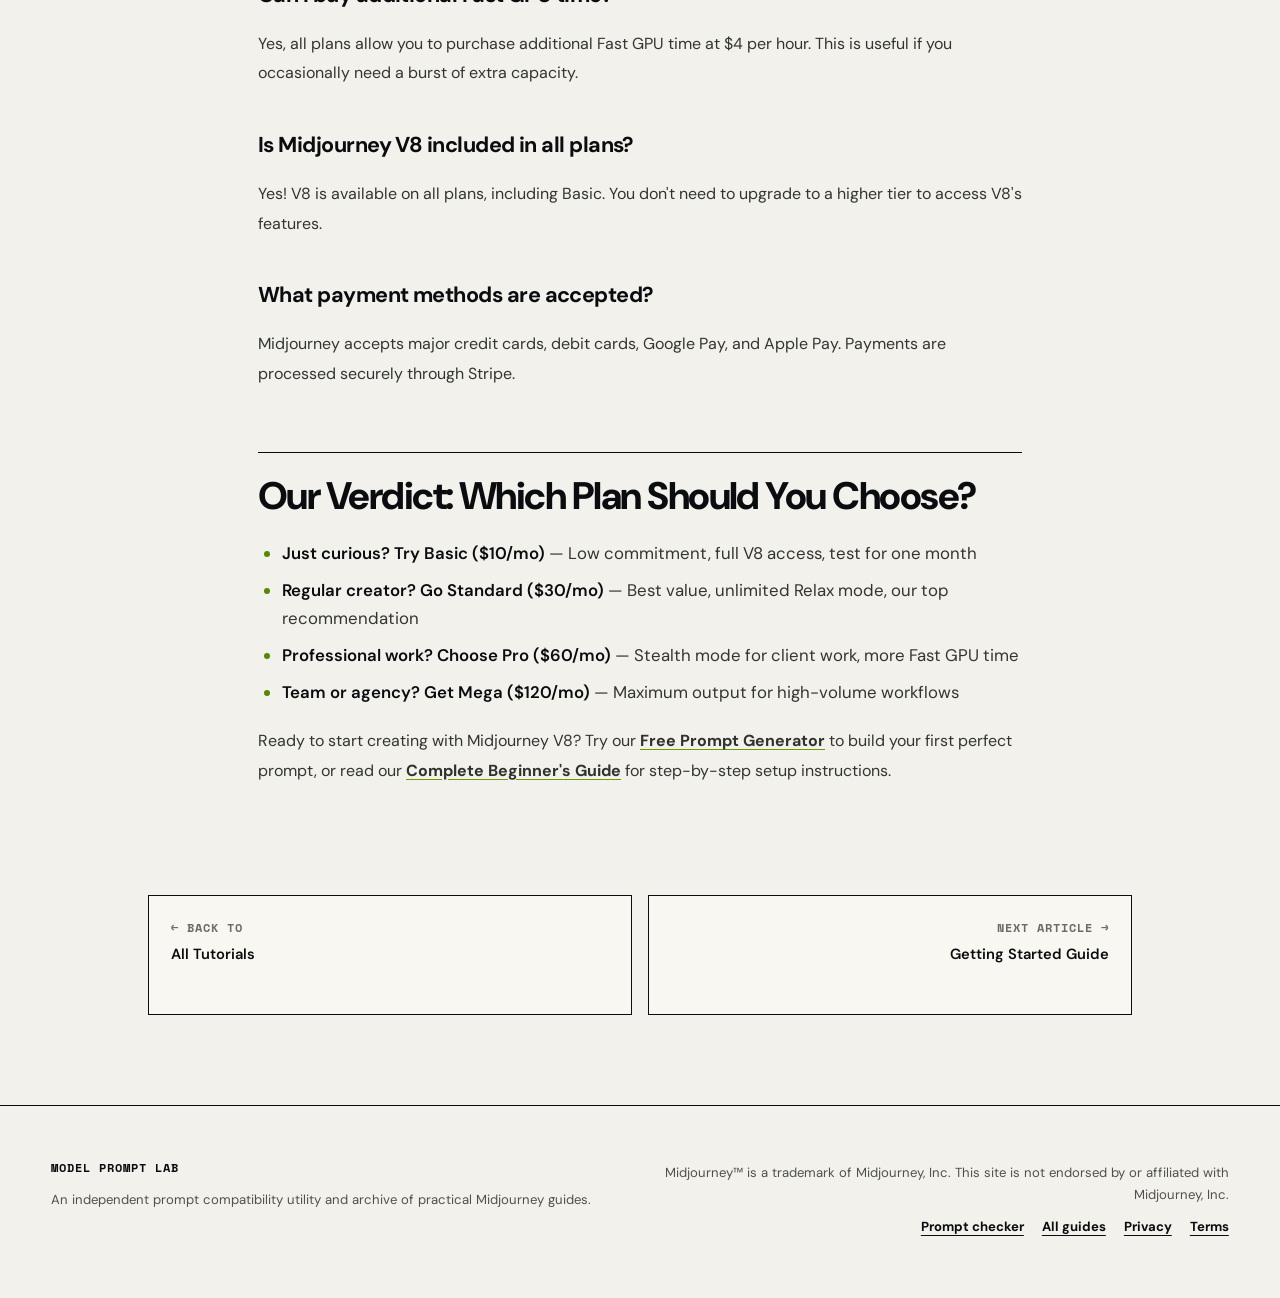
<file: blog/midjourney-v8-pricing-plans.html>
<!DOCTYPE html>
<html lang="en">
<head>
    <meta charset="UTF-8">
    <meta name="viewport" content="width=device-width, initial-scale=1.0">
    <title>Midjourney V8 Pricing & Plans Guide (2026) — Which Plan is Right for You?</title>
    <meta name="description" content="Complete breakdown of Midjourney V8 pricing plans for 2026. Compare Basic ($10), Standard ($30), Pro ($60) and Mega ($120) plans. Learn which subscription fits your needs and budget.">
    <meta name="keywords" content="midjourney v8 pricing, midjourney v8 plans, midjourney v8 cost, midjourney subscription, midjourney v8 price, how much is midjourney, midjourney free trial 2026">
    <link rel="icon" type="image/png" href="../images/logo.png">
    <link rel="canonical" href="https://midjourney-v8.com/blog/midjourney-v8-pricing-plans.html">

    <meta property="og:title" content="Midjourney V8 Pricing & Plans Guide (2026)">
    <meta property="og:description" content="Complete breakdown of all Midjourney V8 subscription plans. Find the right plan for your needs.">
    <meta property="og:type" content="article">
    <meta property="og:url" content="https://midjourney-v8.com/blog/midjourney-v8-pricing-plans.html">
    <meta property="article:published_time" content="2026-03-19">
    <meta property="article:section" content="Guide">

    <script type="application/ld+json">
    {
        "@context": "https://schema.org",
        "@type": "Article",
        "headline": "Midjourney V8 Pricing & Plans Guide (2026)",
        "datePublished": "2026-03-19",
        "dateModified": "2026-03-19",
        "author": { "@type": "Organization", "name": "Midjourney V8 Guide" },
        "publisher": { "@type": "Organization", "name": "midjourney-v8.com" },
        "description": "Complete breakdown of Midjourney V8 pricing plans for 2026."
    }
    </script>

    <script type="application/ld+json">
    {
        "@context": "https://schema.org",
        "@type": "FAQPage",
        "mainEntity": [
            {
                "@type": "Question",
                "name": "How much does Midjourney V8 cost?",
                "acceptedAnswer": {
                    "@type": "Answer",
                    "text": "Midjourney V8 starts at $10/month for the Basic Plan with ~200 image generations. The Standard Plan costs $30/month, Pro Plan costs $60/month, and Mega Plan costs $120/month. Annual billing saves approximately 20%."
                }
            },
            {
                "@type": "Question",
                "name": "Is Midjourney V8 free to use?",
                "acceptedAnswer": {
                    "@type": "Answer",
                    "text": "Midjourney V8 does not currently offer a free plan or free trial. All users need a paid subscription starting at $10/month for the Basic Plan."
                }
            },
            {
                "@type": "Question",
                "name": "Does Midjourney V8 HD mode cost extra?",
                "acceptedAnswer": {
                    "@type": "Answer",
                    "text": "No, HD mode (--hd) is included in all plans at no extra cost. However, HD generations use approximately 2x the GPU time, so they consume more of your monthly allocation."
                }
            },
            {
                "@type": "Question",
                "name": "Can I cancel my Midjourney subscription anytime?",
                "acceptedAnswer": {
                    "@type": "Answer",
                    "text": "Yes, Midjourney subscriptions can be canceled at any time. You will retain access until the end of your current billing period."
                }
            }
        ]
    }
    </script>

    <link rel="preconnect" href="https://fonts.googleapis.com">
    <link rel="preconnect" href="https://fonts.gstatic.com" crossorigin>
    <link href="https://fonts.googleapis.com/css2?family=Inter:wght@300;400;500;600;700;800;900&family=JetBrains+Mono:wght@400;500;600&display=swap" rel="stylesheet">
    <link rel="stylesheet" href="../css/style.css">
<script type="text/javascript">
    (function(c,l,a,r,i,t,y){
        c[a]=c[a]||function(){(c[a].q=c[a].q||[]).push(arguments)};
        t=l.createElement(r);t.async=1;t.src="https://www.clarity.ms/tag/"+i;
        y=l.getElementsByTagName(r)[0];y.parentNode.insertBefore(t,y);
    })(window, document, "clarity", "script", "vxs1tgdqes");
</script>
    <link href="https://fonts.googleapis.com/css2?family=DM+Sans:wght@400;500;600;700&family=Space+Mono:wght@400;700&display=swap" rel="stylesheet">
    <link rel="stylesheet" href="../css/editorial.css">
</head>
<body>
    <!-- Navigation -->
    <nav class="navbar scrolled" id="navbar">
        <div class="container nav-container">
            <a href="../index.html" class="nav-logo">
                <img src="../images/logo.png" alt="MJV8" class="logo-img">
                <span class="logo-text">MJ<span class="logo-highlight">V8</span></span>
            </a>
            <div class="nav-links" id="nav-links">
                <a href="../index.html#features" class="nav-link">Features</a>
                <a href="../index.html#prompt-generator" class="nav-link">Prompt Generator</a>
                <a href="../index.html#tutorials" class="nav-link">Tutorials</a>
                <a href="../index.html#comparison" class="nav-link">V7 vs V8</a>
                <a href="../blog.html" class="nav-link">Blog</a>
            </div>
            <div class="nav-actions">
                <a href="../index.html#prompt-generator" class="btn btn-primary btn-sm">Try Generator</a>
                <button class="mobile-toggle" id="mobile-toggle" aria-label="Toggle menu">
                    <span></span><span></span><span></span>
                </button>
            </div>
        </div>
    </nav>

    <!-- Article Header -->
    <header class="article-header">
        <div class="container">
            <span class="article-tag">💰 Pricing Guide</span>
            <h1>Midjourney V8 Pricing & Plans: Complete Guide (2026)</h1>
            <div class="article-meta">
                <span>📖 10 min read</span>
                <span>Published: March 19, 2026</span>
                <span>Updated: March 19, 2026</span>
            </div>
        </div>
    </header>

    <!-- Article Body -->
    <article class="article-body">
        <p>Thinking about subscribing to <strong>Midjourney V8</strong> but not sure which plan to choose? You're not alone. With V8's groundbreaking features like native 2K resolution and enhanced prompt understanding, it's more powerful than ever — but understanding the pricing structure is essential before committing.</p>

        <p>In this comprehensive guide, we'll break down every Midjourney plan, compare costs, calculate per-image pricing, and help you choose the best plan for your specific use case.</p>

        <h2>Midjourney V8 Pricing Overview</h2>

        <p>Midjourney offers <strong>four subscription tiers</strong>, all of which include access to V8. There is currently no free tier or free trial available for new users.</p>

        <div class="tip-box">
            <p><strong>📢 Important:</strong> Midjourney V8 is available on ALL paid plans. You don't need a higher-tier plan to use V8 — even the Basic Plan includes full access to the V8 model.</p>
        </div>

        <h2>Plan Comparison Table</h2>

        <table style="width:100%; border-collapse: collapse; margin: 2rem 0; font-size: 0.95rem;">
            <thead>
                <tr style="border-bottom: 2px solid var(--border-light);">
                    <th style="text-align:left; padding: 12px 8px; color: var(--text-secondary);">Feature</th>
                    <th style="text-align:center; padding: 12px 8px;">Basic</th>
                    <th style="text-align:center; padding: 12px 8px; color: var(--accent-light);">Standard ⭐</th>
                    <th style="text-align:center; padding: 12px 8px;">Pro</th>
                    <th style="text-align:center; padding: 12px 8px;">Mega</th>
                </tr>
            </thead>
            <tbody>
                <tr style="border-bottom: 1px solid var(--border);">
                    <td style="padding: 12px 8px;"><strong>Monthly Price</strong></td>
                    <td style="text-align:center; padding: 12px 8px;">$10/mo</td>
                    <td style="text-align:center; padding: 12px 8px; color: var(--accent-light);"><strong>$30/mo</strong></td>
                    <td style="text-align:center; padding: 12px 8px;">$60/mo</td>
                    <td style="text-align:center; padding: 12px 8px;">$120/mo</td>
                </tr>
                <tr style="border-bottom: 1px solid var(--border);">
                    <td style="padding: 12px 8px;"><strong>Annual Price</strong></td>
                    <td style="text-align:center; padding: 12px 8px;">$8/mo</td>
                    <td style="text-align:center; padding: 12px 8px; color: var(--accent-light);"><strong>$24/mo</strong></td>
                    <td style="text-align:center; padding: 12px 8px;">$48/mo</td>
                    <td style="text-align:center; padding: 12px 8px;">$96/mo</td>
                </tr>
                <tr style="border-bottom: 1px solid var(--border);">
                    <td style="padding: 12px 8px;"><strong>Fast GPU Time</strong></td>
                    <td style="text-align:center; padding: 12px 8px;">3.3 hr/mo</td>
                    <td style="text-align:center; padding: 12px 8px;">15 hr/mo</td>
                    <td style="text-align:center; padding: 12px 8px;">30 hr/mo</td>
                    <td style="text-align:center; padding: 12px 8px;">60 hr/mo</td>
                </tr>
                <tr style="border-bottom: 1px solid var(--border);">
                    <td style="padding: 12px 8px;"><strong>Approx. Images</strong></td>
                    <td style="text-align:center; padding: 12px 8px;">~200</td>
                    <td style="text-align:center; padding: 12px 8px;">~900</td>
                    <td style="text-align:center; padding: 12px 8px;">~1,800</td>
                    <td style="text-align:center; padding: 12px 8px;">~3,600</td>
                </tr>
                <tr style="border-bottom: 1px solid var(--border);">
                    <td style="padding: 12px 8px;"><strong>Relax Mode</strong></td>
                    <td style="text-align:center; padding: 12px 8px;">❌</td>
                    <td style="text-align:center; padding: 12px 8px;">✅ Unlimited</td>
                    <td style="text-align:center; padding: 12px 8px;">✅ Unlimited</td>
                    <td style="text-align:center; padding: 12px 8px;">✅ Unlimited</td>
                </tr>
                <tr style="border-bottom: 1px solid var(--border);">
                    <td style="padding: 12px 8px;"><strong>Stealth Mode</strong></td>
                    <td style="text-align:center; padding: 12px 8px;">❌</td>
                    <td style="text-align:center; padding: 12px 8px;">❌</td>
                    <td style="text-align:center; padding: 12px 8px;">✅</td>
                    <td style="text-align:center; padding: 12px 8px;">✅</td>
                </tr>
                <tr style="border-bottom: 1px solid var(--border);">
                    <td style="padding: 12px 8px;"><strong>V8 Access</strong></td>
                    <td style="text-align:center; padding: 12px 8px;">✅</td>
                    <td style="text-align:center; padding: 12px 8px;">✅</td>
                    <td style="text-align:center; padding: 12px 8px;">✅</td>
                    <td style="text-align:center; padding: 12px 8px;">✅</td>
                </tr>
                <tr>
                    <td style="padding: 12px 8px;"><strong>HD Mode (--hd)</strong></td>
                    <td style="text-align:center; padding: 12px 8px;">✅</td>
                    <td style="text-align:center; padding: 12px 8px;">✅</td>
                    <td style="text-align:center; padding: 12px 8px;">✅</td>
                    <td style="text-align:center; padding: 12px 8px;">✅</td>
                </tr>
            </tbody>
        </table>

        <h2>Detailed Plan Breakdown</h2>

        <h3>Basic Plan — $10/month ($8/month annual)</h3>
        <p>The Basic Plan is the entry point for Midjourney. It's ideal for casual users who want to experiment with AI art generation without a major commitment.</p>
        <ul>
            <li><strong>~200 image generations</strong> per month (3.3 hours of Fast GPU time)</li>
            <li>Full access to V8 model and all features including <code>--hd</code> mode</li>
            <li>Web interface at alpha.midjourney.com and Discord access</li>
            <li><strong>No Relax mode</strong> — once you run out of Fast GPU time, you'll need to wait until next month or buy more</li>
            <li>All images are public in the Midjourney gallery</li>
        </ul>

        <p><strong>Best for:</strong> Hobbyists, occasional users, anyone testing the platform before upgrading.</p>

        <h3>Standard Plan — $30/month ($24/month annual) ⭐ Recommended</h3>
        <p>The Standard Plan is the sweet spot for most users. It offers the best balance of cost and value.</p>
        <ul>
            <li><strong>~900 image generations</strong> per month (15 hours of Fast GPU time)</li>
            <li><strong>Unlimited Relax mode</strong> — continue generating even after Fast GPU time runs out (slower queue)</li>
            <li>Full V8 access with all features</li>
            <li>Effectively <strong>unlimited generations</strong> when using Relax mode</li>
        </ul>

        <div class="tip-box">
            <p><strong>💡 Our Recommendation:</strong> The Standard Plan is the best value for most users. Relax mode means you'll never be blocked from creating — you'll just wait a bit longer in the queue. At $30/month, the cost per image with Relax mode can drop to just <strong>$0.01-0.03 per image</strong>.</p>
        </div>

        <p><strong>Best for:</strong> Regular creators, designers exploring AI art, content creators, anyone who wants to generate without worrying about limits.</p>

        <h3>Pro Plan — $60/month ($48/month annual)</h3>
        <p>The Pro Plan is designed for professional users and businesses who need more Fast GPU time and privacy features.</p>
        <ul>
            <li><strong>~1,800 image generations</strong> per month (30 hours of Fast GPU time)</li>
            <li>Unlimited Relax mode</li>
            <li><strong>Stealth mode</strong> — your images won't appear in the public Midjourney gallery</li>
            <li>Priority access during peak hours</li>
        </ul>

        <p><strong>Best for:</strong> Professional designers, agencies, commercial users who need image privacy, high-volume creators.</p>

        <h3>Mega Plan — $120/month ($96/month annual)</h3>
        <p>The Mega Plan is for power users and teams who need maximum throughput.</p>
        <ul>
            <li><strong>~3,600 image generations</strong> per month (60 hours of Fast GPU time)</li>
            <li>Everything in Pro, plus double the Fast GPU allocation</li>
            <li>Ideal for teams or commercial workflows with high output demands</li>
        </ul>

        <p><strong>Best for:</strong> Studios, agencies, high-volume commercial operations, teams sharing a single subscription.</p>

        <h2>Cost Per Image Analysis</h2>

        <p>Understanding your actual cost per image helps justify the investment:</p>

        <table style="width:100%; border-collapse: collapse; margin: 2rem 0; font-size: 0.95rem;">
            <thead>
                <tr style="border-bottom: 2px solid var(--border-light);">
                    <th style="text-align:left; padding: 12px 8px; color: var(--text-secondary);">Plan</th>
                    <th style="text-align:center; padding: 12px 8px;">Fast Mode Cost/Image</th>
                    <th style="text-align:center; padding: 12px 8px;">With Relax Mode</th>
                    <th style="text-align:center; padding: 12px 8px;">Annual Savings</th>
                </tr>
            </thead>
            <tbody>
                <tr style="border-bottom: 1px solid var(--border);">
                    <td style="padding: 10px 8px;">Basic</td>
                    <td style="text-align:center; padding: 10px 8px;">~$0.05</td>
                    <td style="text-align:center; padding: 10px 8px;">N/A</td>
                    <td style="text-align:center; padding: 10px 8px;">$24/year</td>
                </tr>
                <tr style="border-bottom: 1px solid var(--border);">
                    <td style="padding: 10px 8px;"><strong>Standard</strong></td>
                    <td style="text-align:center; padding: 10px 8px;"><strong>~$0.03</strong></td>
                    <td style="text-align:center; padding: 10px 8px;"><strong>~$0.01</strong></td>
                    <td style="text-align:center; padding: 10px 8px;"><strong>$72/year</strong></td>
                </tr>
                <tr style="border-bottom: 1px solid var(--border);">
                    <td style="padding: 10px 8px;">Pro</td>
                    <td style="text-align:center; padding: 10px 8px;">~$0.03</td>
                    <td style="text-align:center; padding: 10px 8px;">~$0.01</td>
                    <td style="text-align:center; padding: 10px 8px;">$144/year</td>
                </tr>
                <tr>
                    <td style="padding: 10px 8px;">Mega</td>
                    <td style="text-align:center; padding: 10px 8px;">~$0.03</td>
                    <td style="text-align:center; padding: 10px 8px;">~$0.01</td>
                    <td style="text-align:center; padding: 10px 8px;">$288/year</td>
                </tr>
            </tbody>
        </table>

        <h2>V8 HD Mode Pricing Impact</h2>

        <p>One important thing to understand about V8's new <code>--hd</code> mode: it uses approximately <strong>2x the GPU time</strong> compared to a standard generation. This means:</p>

        <ul>
            <li>A standard V8 image takes ~1 minute of GPU time</li>
            <li>A V8 <code>--hd</code> image takes ~2 minutes of GPU time</li>
            <li>On the Basic Plan, you'll get approximately <strong>~100 HD images</strong> instead of ~200 standard images</li>
            <li>On the Standard Plan, Relax mode makes this a non-issue for most users</li>
        </ul>

        <div class="tip-box">
            <p><strong>💡 Pro Tip:</strong> Use standard resolution for initial prompt exploration and drafting. Once you've refined your prompt and found the perfect composition, switch to <code>--hd</code> for the final, high-quality render. This strategy maximizes your Fast GPU time.</p>
        </div>

        <h2>Is There a Midjourney Free Trial in 2026?</h2>

        <p>As of March 2026, <strong>Midjourney does not offer a free trial</strong> for new users. The free trial was previously available but was suspended due to overwhelming demand and abuse.</p>

        <p>However, there are still ways to evaluate Midjourney before subscribing:</p>

        <ul>
            <li><strong>Browse the Community Gallery:</strong> Visit <a href="https://midjourney.com/explore" target="_blank" rel="noopener" style="color: var(--primary-light);">midjourney.com/explore</a> to see what V8 can produce</li>
            <li><strong>Join the Discord:</strong> The Midjourney Discord community shares tips, results, and prompt ideas</li>
            <li><strong>Start with Basic:</strong> At just $10, the Basic Plan is a low-risk way to test the platform for one month</li>
            <li><strong>Use our free <a href="../index.html#prompt-generator" style="color: var(--primary-light);">Prompt Generator</a></strong> to prepare your prompts before subscribing</li>
        </ul>

        <h2>How to Subscribe to Midjourney</h2>

        <ol>
            <li>Visit <a href="https://midjourney.com" target="_blank" rel="noopener" style="color: var(--primary-light);">midjourney.com</a></li>
            <li>Sign in or create an account</li>
            <li>Go to subscription settings</li>
            <li>Choose your plan (we recommend Standard)</li>
            <li>Enter payment details (credit card or Google/Apple Pay)</li>
            <li>Start creating immediately!</li>
        </ol>

        <h2>Tips to Get Maximum Value from Your Plan</h2>

        <ol>
            <li><strong>Use Relax Mode wisely:</strong> Save your Fast GPU hours for time-sensitive work and use Relax mode for experimentation</li>
            <li><strong>Refine prompts with --s 0:</strong> Use low stylize values for initial testing — these render faster</li>
            <li><strong>Batch your HD renders:</strong> Draft in standard resolution, then do final renders in <code>--hd</code></li>
            <li><strong>Use our <a href="../index.html#prompt-generator" style="color: var(--primary-light);">Prompt Generator</a>:</strong> Build your prompts before generating to avoid wasted generations</li>
            <li><strong>Buy annual:</strong> Save 20% by paying yearly instead of monthly</li>
            <li><strong>Study the <a href="midjourney-v8-parameters-cheatsheet.html" style="color: var(--primary-light);">Parameters Cheat Sheet</a>:</strong> Understanding parameters means fewer "failed" generations</li>
        </ol>

        <h2>Frequently Asked Questions</h2>

        <h3>Can I upgrade or downgrade my plan anytime?</h3>
        <p>Yes. You can change your subscription plan at any time. When upgrading, you'll receive a prorated credit for the unused portion of your current plan. When downgrading, the change takes effect at the start of your next billing cycle.</p>

        <h3>Do unused GPU hours roll over?</h3>
        <p>No, unused Fast GPU time does not roll over to the next month. This is another reason why Relax mode (available from Standard and above) is so valuable.</p>

        <h3>Can I buy additional Fast GPU time?</h3>
        <p>Yes, all plans allow you to purchase additional Fast GPU time at $4 per hour. This is useful if you occasionally need a burst of extra capacity.</p>

        <h3>Is Midjourney V8 included in all plans?</h3>
        <p>Yes! V8 is available on all plans, including Basic. You don't need to upgrade to a higher tier to access V8's features.</p>

        <h3>What payment methods are accepted?</h3>
        <p>Midjourney accepts major credit cards, debit cards, Google Pay, and Apple Pay. Payments are processed securely through Stripe.</p>

        <h2>Our Verdict: Which Plan Should You Choose?</h2>

        <ul>
            <li><strong>Just curious? Try Basic ($10/mo)</strong> — Low commitment, full V8 access, test for one month</li>
            <li><strong>Regular creator? Go Standard ($30/mo)</strong> — Best value, unlimited Relax mode, our top recommendation</li>
            <li><strong>Professional work? Choose Pro ($60/mo)</strong> — Stealth mode for client work, more Fast GPU time</li>
            <li><strong>Team or agency? Get Mega ($120/mo)</strong> — Maximum output for high-volume workflows</li>
        </ul>

        <p>Ready to start creating with Midjourney V8? Try our <a href="../index.html#prompt-generator" style="color: var(--primary-light);">Free Prompt Generator</a> to build your first perfect prompt, or read our <a href="getting-started-midjourney-v8.html" style="color: var(--primary-light);">Complete Beginner's Guide</a> for step-by-step setup instructions.</p>
    </article>

    <!-- Article Navigation -->
    <nav class="article-nav">
        <a href="../blog.html">
            <span class="nav-label">&larr; Back to</span>
            <span class="nav-title">All Tutorials</span>
        </a>
        <a href="getting-started-midjourney-v8.html" style="text-align:right;">
            <span class="nav-label">Next Article &rarr;</span>
            <span class="nav-title">Getting Started Guide</span>
        </a>
    </nav>

    <!-- Footer -->
    <footer class="footer">
        <div class="container">
            <div class="footer-grid">
                <div class="footer-brand">
                    <a href="../index.html" class="nav-logo">
                        <img src="../images/logo.png" alt="MJV8" class="logo-img">
                        <span class="logo-text">MJ<span class="logo-highlight">V8</span></span>
                    </a>
                    <p>Your comprehensive guide to Midjourney V8. Tutorials, tools, and tips for AI art creators.</p>
                </div>
                <div class="footer-links">
                    <h4>Resources</h4>
                    <a href="../index.html#prompt-generator">Prompt Generator</a>
                    <a href="../blog.html">Tutorials</a>
                    <a href="../index.html#comparison">V7 vs V8</a>
                </div>
                <div class="footer-links">
                    <h4>Guides</h4>
                    <a href="getting-started-midjourney-v8.html">Getting Started</a>
                    <a href="midjourney-v8-hd-mode-guide.html">HD Mode Guide</a>
                    <a href="midjourney-v8-prompt-techniques.html">Prompt Techniques</a>
                </div>
                <div class="footer-links">
                    <h4>Official Links</h4>
                    <a href="https://midjourney.com" target="_blank" rel="noopener">Midjourney Official</a>
                    <a href="https://alpha.midjourney.com" target="_blank" rel="noopener">Midjourney V8 Alpha</a>
                </div>
            </div>
            <div class="footer-bottom">
                <p>&copy; 2026 midjourney-v8.com. Not affiliated with Midjourney Inc.</p>
            </div>
        </div>
    </footer>

    <script src="../js/main.js"></script>
    <script src="../js/site-shell.js"></script>
</body>
</html>
</file>
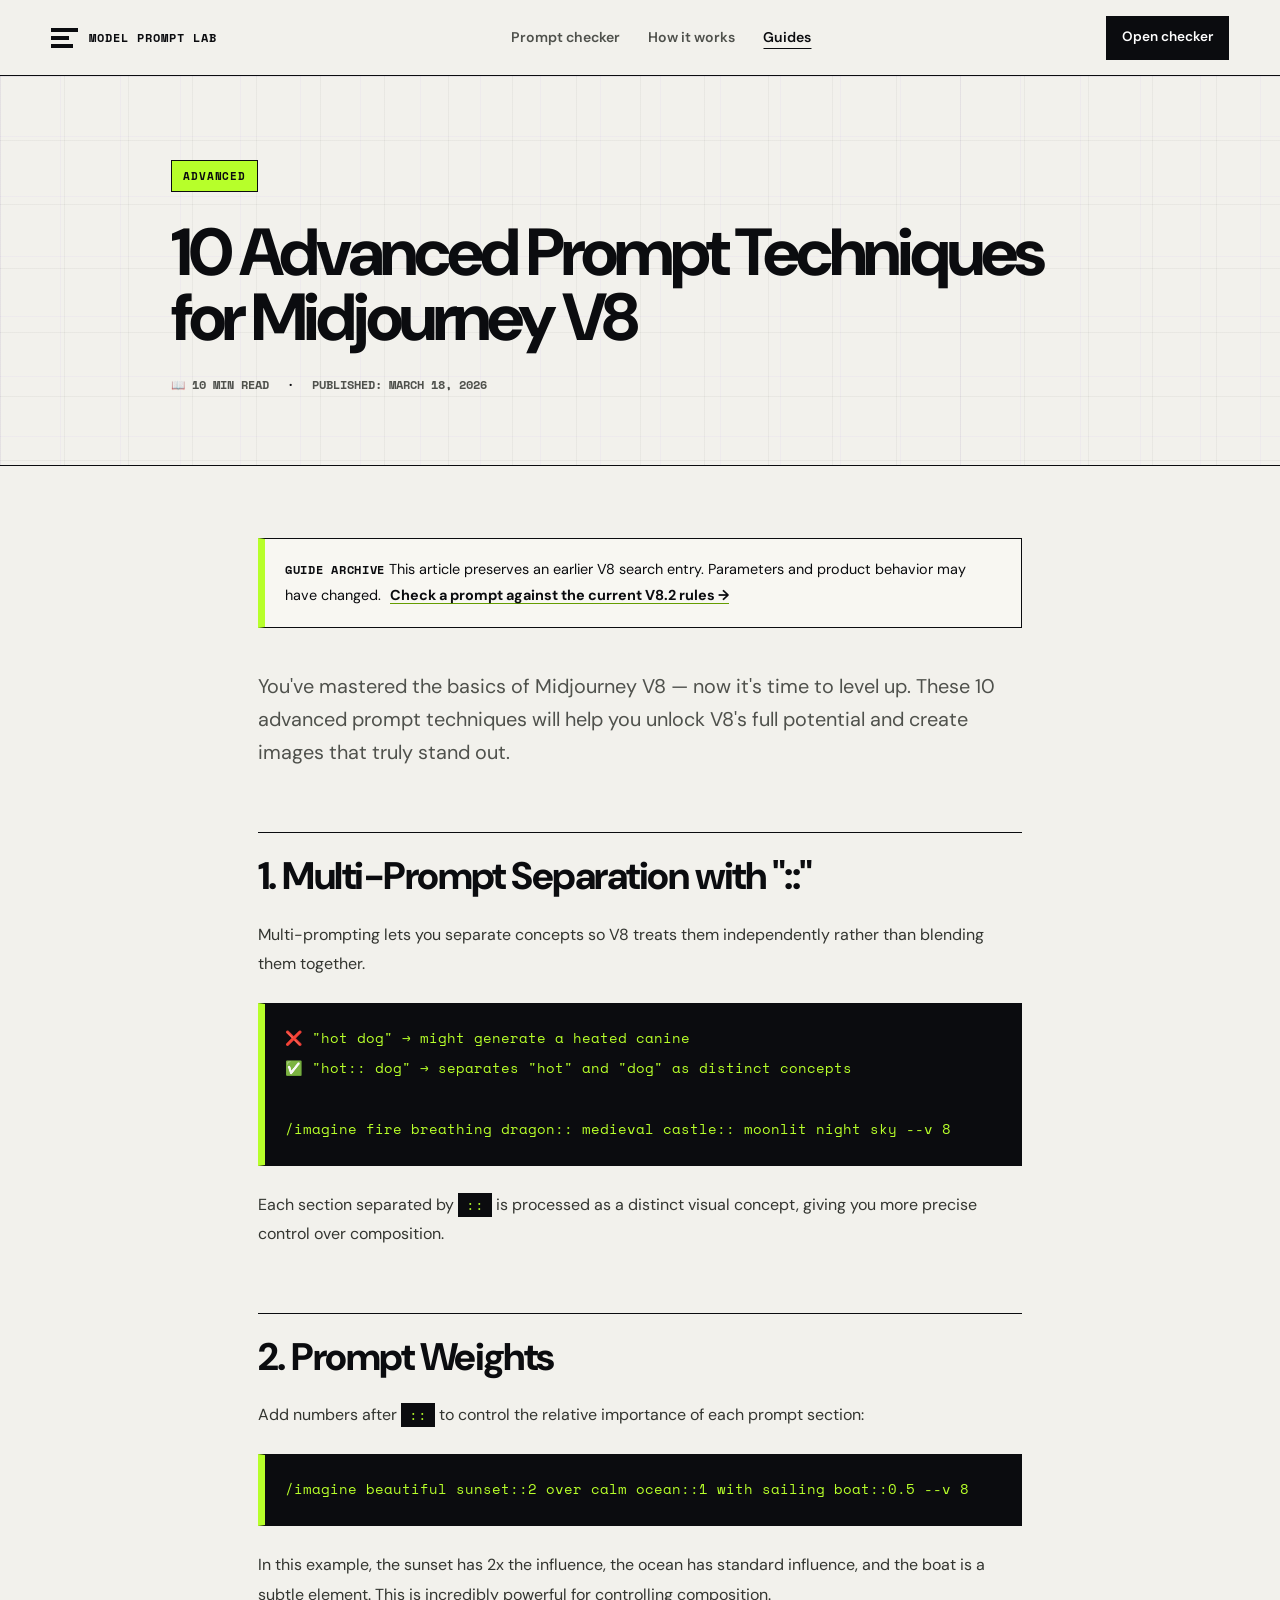
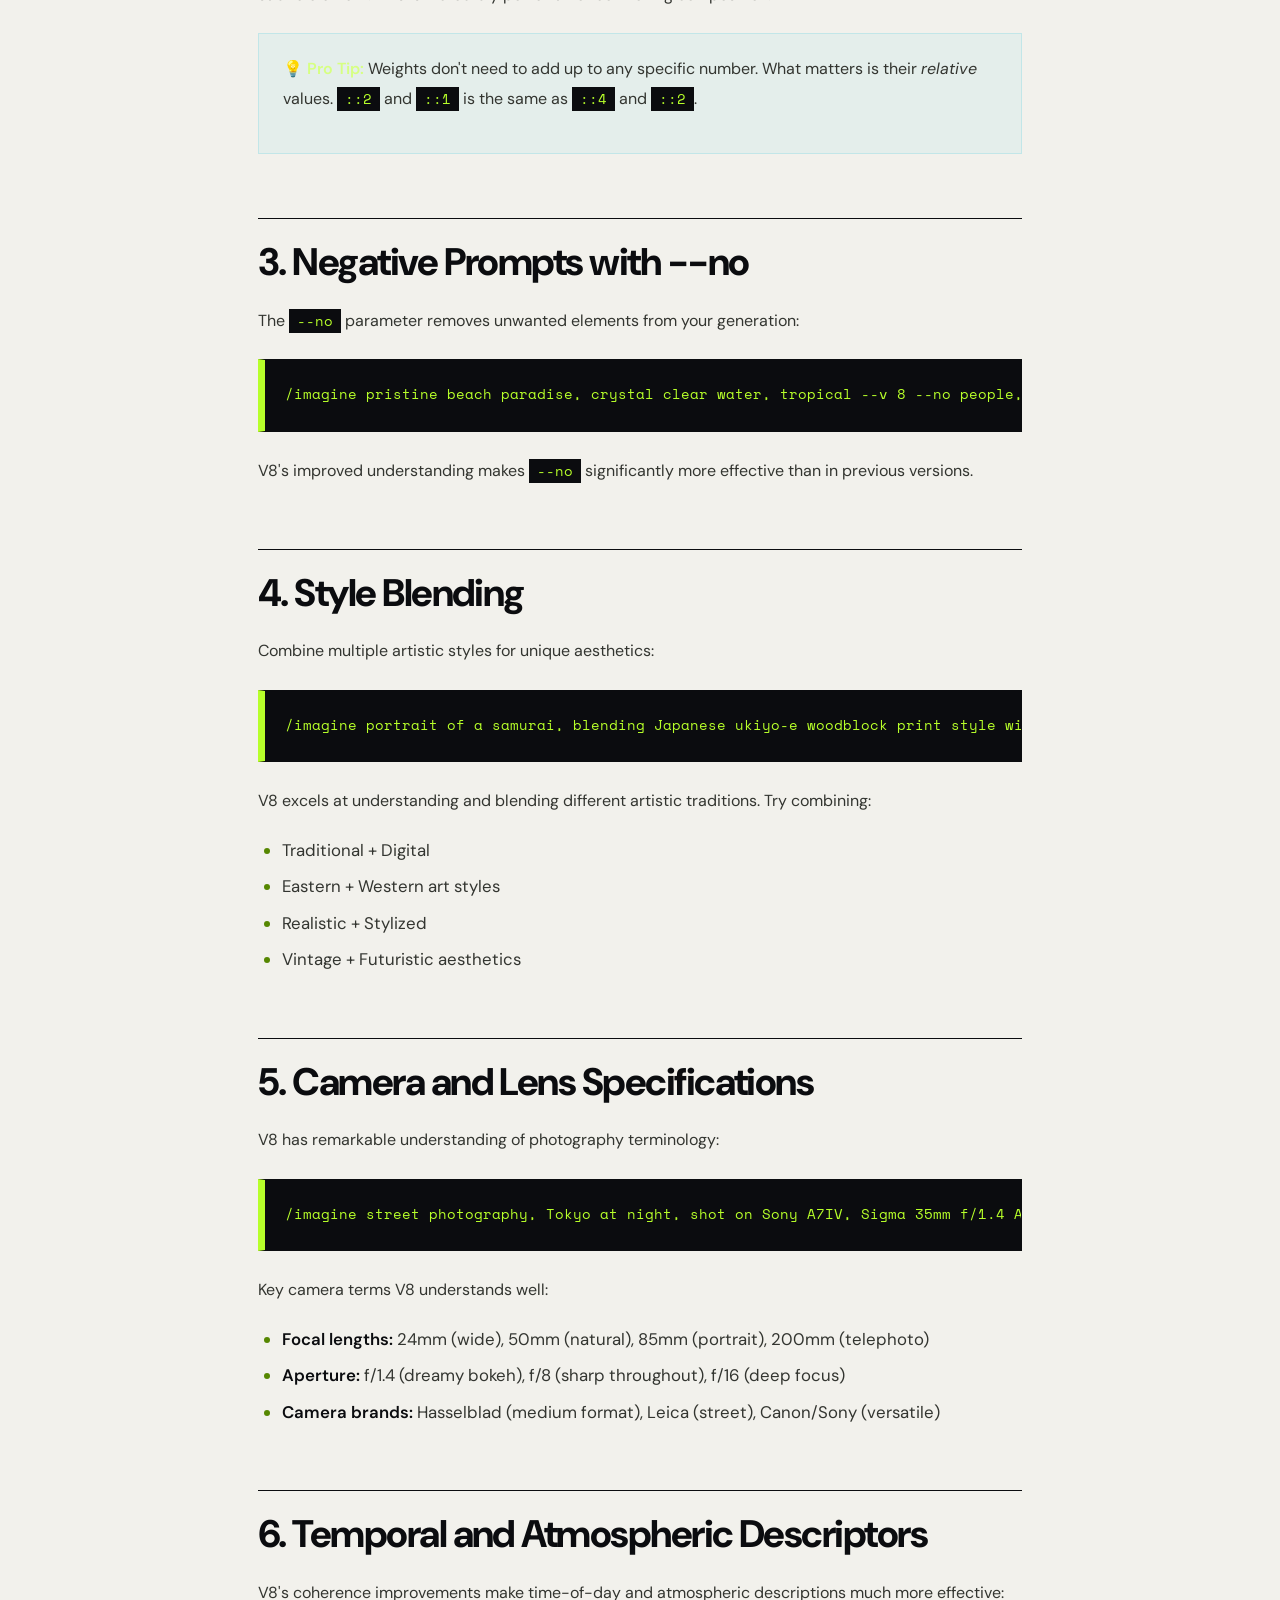
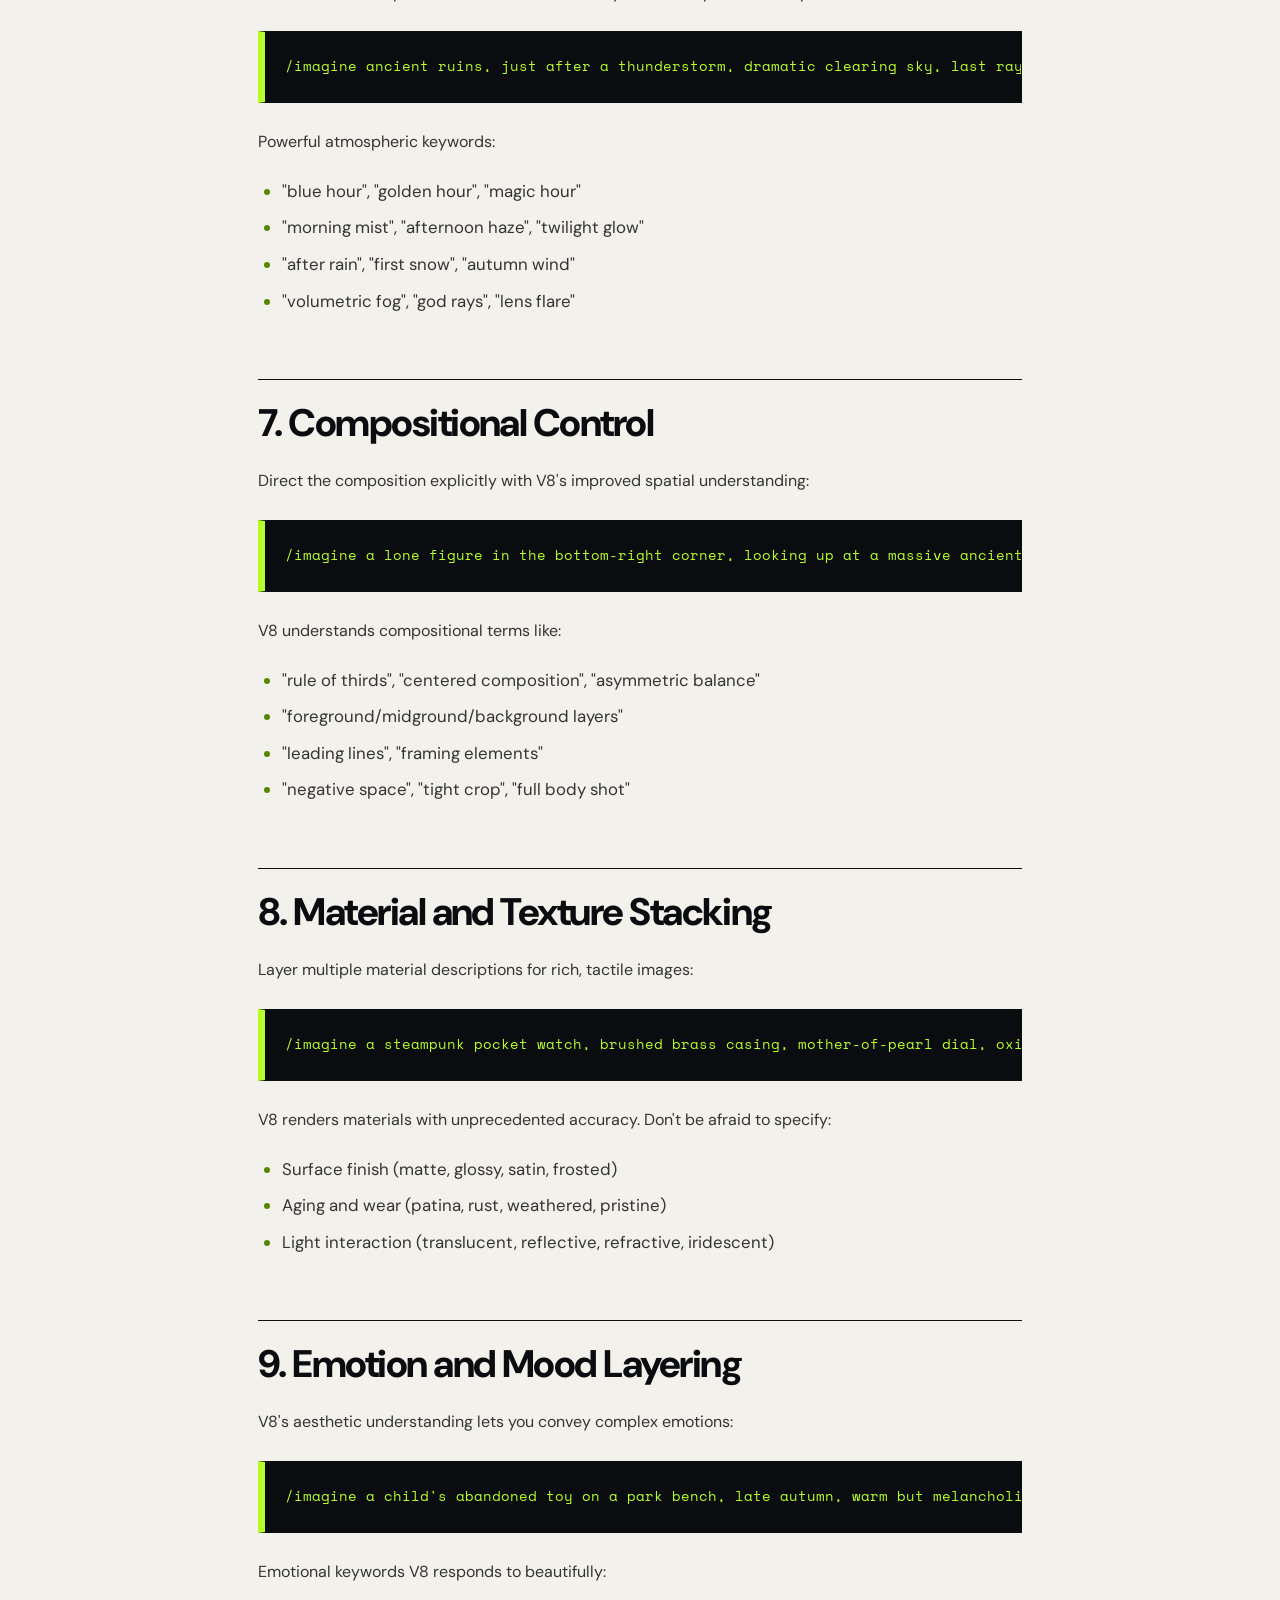
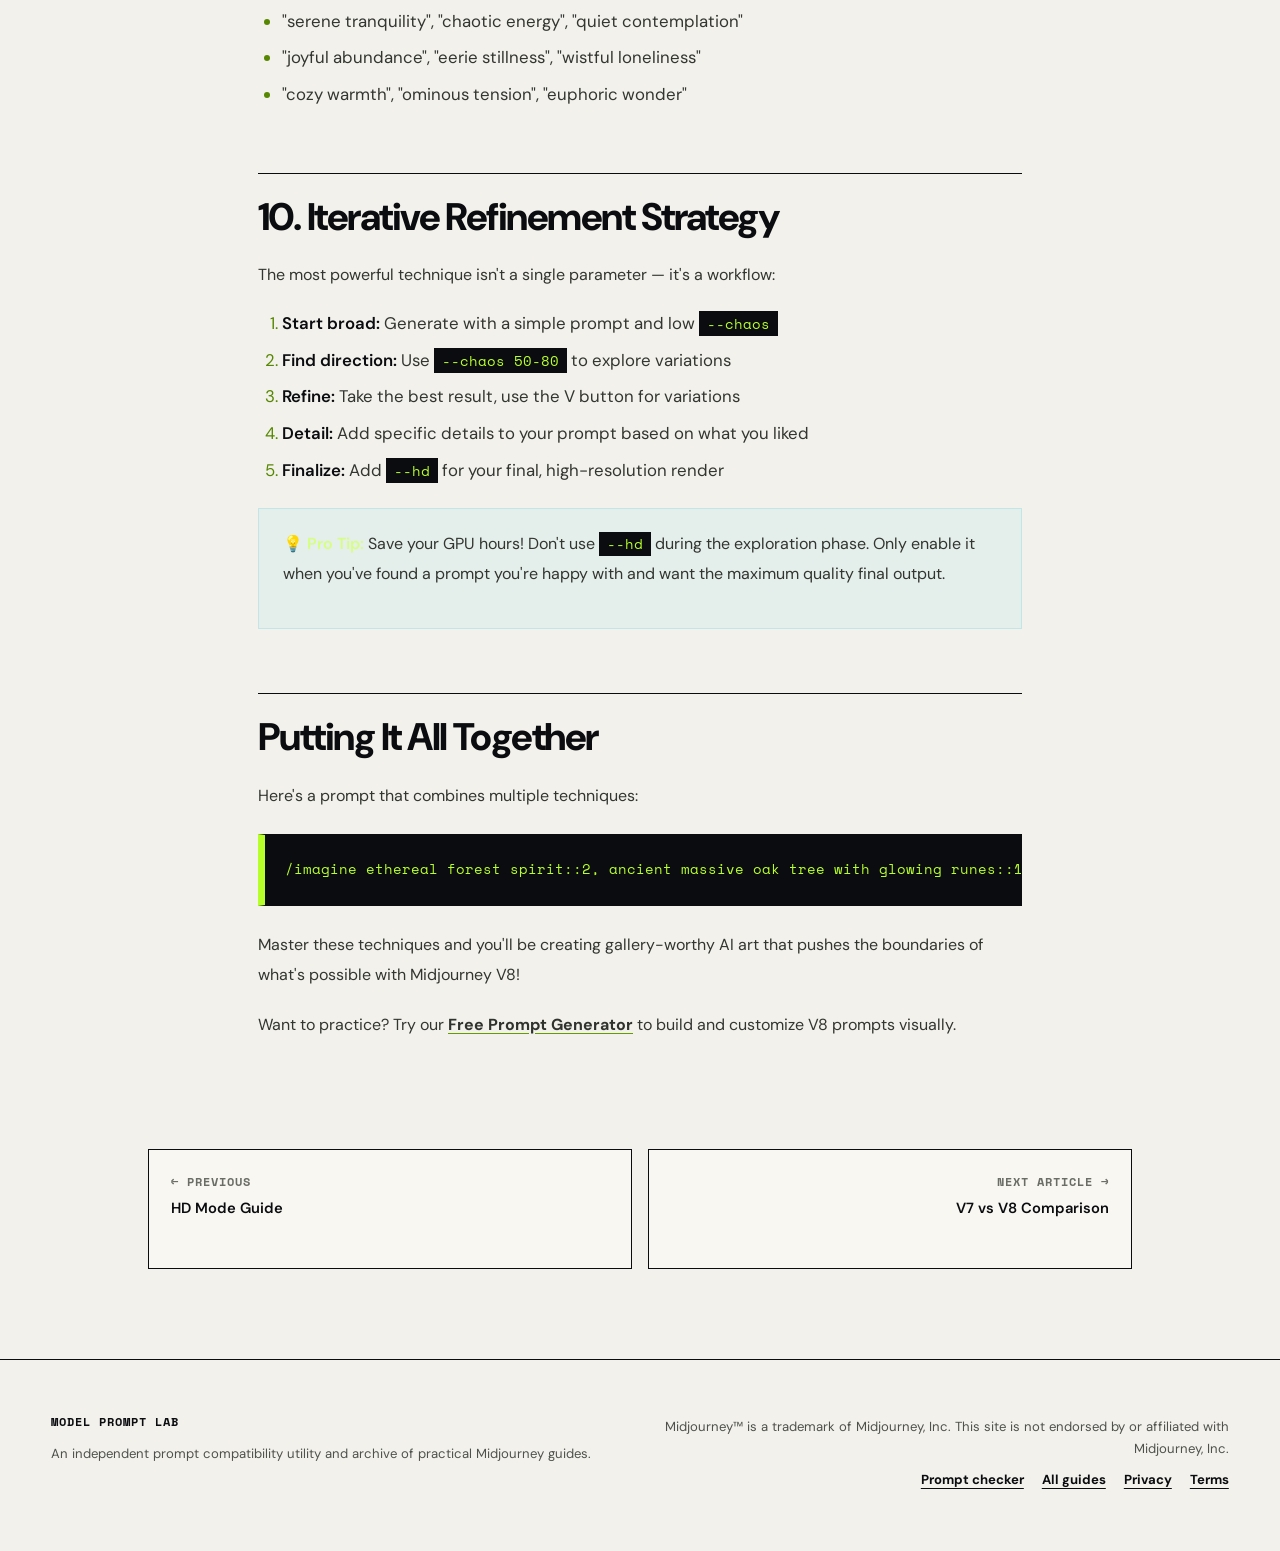
<file: blog/midjourney-v8-prompt-techniques.html>
<!DOCTYPE html>
<html lang="en">
<head>
    <meta charset="UTF-8">
    <meta name="viewport" content="width=device-width, initial-scale=1.0">
    <title>10 Advanced Prompt Techniques for Midjourney V8 (2026 Guide)</title>
    <meta name="description" content="Master advanced prompt engineering for Midjourney V8. Learn multi-prompting, weight control, style blending, negative prompts, and pro techniques for stunning AI art.">
    <meta name="keywords" content="midjourney v8 prompt techniques, midjourney v8 advanced prompts, midjourney prompt engineering, midjourney v8 tips, AI art prompts">
    <link rel="canonical" href="https://midjourney-v8.com/blog/midjourney-v8-prompt-techniques.html">
    <meta property="og:title" content="10 Advanced Prompt Techniques for Midjourney V8">
    <meta property="og:type" content="article">
    <script type="application/ld+json">
    {"@context":"https://schema.org","@type":"Article","headline":"10 Advanced Prompt Techniques for Midjourney V8","datePublished":"2026-03-18","author":{"@type":"Organization","name":"Midjourney V8 Guide"}}
    </script>
    <link rel="preconnect" href="https://fonts.googleapis.com">
    <link rel="preconnect" href="https://fonts.gstatic.com" crossorigin>
    <link href="https://fonts.googleapis.com/css2?family=Inter:wght@300;400;500;600;700;800;900&family=JetBrains+Mono:wght@400;500;600&display=swap" rel="stylesheet">
    <link rel="stylesheet" href="../css/style.css">
    <link href="https://fonts.googleapis.com/css2?family=DM+Sans:wght@400;500;600;700&family=Space+Mono:wght@400;700&display=swap" rel="stylesheet">
    <link rel="stylesheet" href="../css/editorial.css">
</head>
<body>
    <nav class="navbar scrolled" id="navbar">
        <div class="container nav-container">
            <a href="../index.html" class="nav-logo"><span class="logo-icon">◆</span><span class="logo-text">MJ<span class="logo-highlight">V8</span></span></a>
            <div class="nav-links" id="nav-links">
                <a href="../index.html#features" class="nav-link">Features</a>
                <a href="../index.html#prompt-generator" class="nav-link">Prompt Generator</a>
                <a href="../blog.html" class="nav-link">Blog</a>
            </div>
            <div class="nav-actions">
                <a href="../index.html#prompt-generator" class="btn btn-primary btn-sm">Try Generator</a>
                <button class="mobile-toggle" id="mobile-toggle" aria-label="Toggle menu"><span></span><span></span><span></span></button>
            </div>
        </div>
    </nav>

    <header class="article-header">
        <div class="container">
            <span class="article-tag">💡 Advanced</span>
            <h1>10 Advanced Prompt Techniques for Midjourney V8</h1>
            <div class="article-meta">
                <span>📖 10 min read</span>
                <span>Published: March 18, 2026</span>
            </div>
        </div>
    </header>

    <article class="article-body">
        <p>You've mastered the basics of Midjourney V8 — now it's time to level up. These 10 advanced prompt techniques will help you unlock V8's full potential and create images that truly stand out.</p>

        <h2>1. Multi-Prompt Separation with "::"</h2>
        <p>Multi-prompting lets you separate concepts so V8 treats them independently rather than blending them together.</p>
        <pre><code>❌ "hot dog" → might generate a heated canine
✅ "hot:: dog" → separates "hot" and "dog" as distinct concepts

/imagine fire breathing dragon:: medieval castle:: moonlit night sky --v 8</code></pre>
        <p>Each section separated by <code>::</code> is processed as a distinct visual concept, giving you more precise control over composition.</p>

        <h2>2. Prompt Weights</h2>
        <p>Add numbers after <code>::</code> to control the relative importance of each prompt section:</p>
        <pre><code>/imagine beautiful sunset::2 over calm ocean::1 with sailing boat::0.5 --v 8</code></pre>
        <p>In this example, the sunset has 2x the influence, the ocean has standard influence, and the boat is a subtle element. This is incredibly powerful for controlling composition.</p>

        <div class="tip-box">
            <p><strong>💡 Pro Tip:</strong> Weights don't need to add up to any specific number. What matters is their <em>relative</em> values. <code>::2</code> and <code>::1</code> is the same as <code>::4</code> and <code>::2</code>.</p>
        </div>

        <h2>3. Negative Prompts with --no</h2>
        <p>The <code>--no</code> parameter removes unwanted elements from your generation:</p>
        <pre><code>/imagine pristine beach paradise, crystal clear water, tropical --v 8 --no people, text, watermark, buildings, boats</code></pre>
        <p>V8's improved understanding makes <code>--no</code> significantly more effective than in previous versions.</p>

        <h2>4. Style Blending</h2>
        <p>Combine multiple artistic styles for unique aesthetics:</p>
        <pre><code>/imagine portrait of a samurai, blending Japanese ukiyo-e woodblock print style with modern digital art, vibrant colors meets traditional ink wash --v 8</code></pre>
        <p>V8 excels at understanding and blending different artistic traditions. Try combining:</p>
        <ul>
            <li>Traditional + Digital</li>
            <li>Eastern + Western art styles</li>
            <li>Realistic + Stylized</li>
            <li>Vintage + Futuristic aesthetics</li>
        </ul>

        <h2>5. Camera and Lens Specifications</h2>
        <p>V8 has remarkable understanding of photography terminology:</p>
        <pre><code>/imagine street photography, Tokyo at night, shot on Sony A7IV, Sigma 35mm f/1.4 Art lens, shallow depth of field, bokeh lights, ISO 3200, slight film grain --v 8 --hd</code></pre>
        <p>Key camera terms V8 understands well:</p>
        <ul>
            <li><strong>Focal lengths:</strong> 24mm (wide), 50mm (natural), 85mm (portrait), 200mm (telephoto)</li>
            <li><strong>Aperture:</strong> f/1.4 (dreamy bokeh), f/8 (sharp throughout), f/16 (deep focus)</li>
            <li><strong>Camera brands:</strong> Hasselblad (medium format), Leica (street), Canon/Sony (versatile)</li>
        </ul>

        <h2>6. Temporal and Atmospheric Descriptors</h2>
        <p>V8's coherence improvements make time-of-day and atmospheric descriptions much more effective:</p>
        <pre><code>/imagine ancient ruins, just after a thunderstorm, dramatic clearing sky, last rays of golden sun breaking through storm clouds, puddles reflecting the sky, steam rising from wet stones --v 8 --hd --ar 16:9</code></pre>
        <p>Powerful atmospheric keywords:</p>
        <ul>
            <li>"blue hour", "golden hour", "magic hour"</li>
            <li>"morning mist", "afternoon haze", "twilight glow"</li>
            <li>"after rain", "first snow", "autumn wind"</li>
            <li>"volumetric fog", "god rays", "lens flare"</li>
        </ul>

        <h2>7. Compositional Control</h2>
        <p>Direct the composition explicitly with V8's improved spatial understanding:</p>
        <pre><code>/imagine a lone figure in the bottom-right corner, looking up at a massive ancient tree that fills the left two-thirds of the frame, epic scale, dramatic perspective --v 8 --ar 9:16</code></pre>
        <p>V8 understands compositional terms like:</p>
        <ul>
            <li>"rule of thirds", "centered composition", "asymmetric balance"</li>
            <li>"foreground/midground/background layers"</li>
            <li>"leading lines", "framing elements"</li>
            <li>"negative space", "tight crop", "full body shot"</li>
        </ul>

        <h2>8. Material and Texture Stacking</h2>
        <p>Layer multiple material descriptions for rich, tactile images:</p>
        <pre><code>/imagine a steampunk pocket watch, brushed brass casing, mother-of-pearl dial, oxidized copper gears, crystal glass cover, worn leather strap, intricate engraving --v 8 --hd</code></pre>
        <p>V8 renders materials with unprecedented accuracy. Don't be afraid to specify:</p>
        <ul>
            <li>Surface finish (matte, glossy, satin, frosted)</li>
            <li>Aging and wear (patina, rust, weathered, pristine)</li>
            <li>Light interaction (translucent, reflective, refractive, iridescent)</li>
        </ul>

        <h2>9. Emotion and Mood Layering</h2>
        <p>V8's aesthetic understanding lets you convey complex emotions:</p>
        <pre><code>/imagine a child's abandoned toy on a park bench, late autumn, warm but melancholic atmosphere, bittersweet nostalgia, soft muted color palette, gentle overcast light --v 8 --stylize 600</code></pre>
        <p>Emotional keywords V8 responds to beautifully:</p>
        <ul>
            <li>"serene tranquility", "chaotic energy", "quiet contemplation"</li>
            <li>"joyful abundance", "eerie stillness", "wistful loneliness"</li>
            <li>"cozy warmth", "ominous tension", "euphoric wonder"</li>
        </ul>

        <h2>10. Iterative Refinement Strategy</h2>
        <p>The most powerful technique isn't a single parameter — it's a workflow:</p>
        <ol>
            <li><strong>Start broad:</strong> Generate with a simple prompt and low <code>--chaos</code></li>
            <li><strong>Find direction:</strong> Use <code>--chaos 50-80</code> to explore variations</li>
            <li><strong>Refine:</strong> Take the best result, use the V button for variations</li>
            <li><strong>Detail:</strong> Add specific details to your prompt based on what you liked</li>
            <li><strong>Finalize:</strong> Add <code>--hd</code> for your final, high-resolution render</li>
        </ol>

        <div class="tip-box">
            <p><strong>💡 Pro Tip:</strong> Save your GPU hours! Don't use <code>--hd</code> during the exploration phase. Only enable it when you've found a prompt you're happy with and want the maximum quality final output.</p>
        </div>

        <h2>Putting It All Together</h2>
        <p>Here's a prompt that combines multiple techniques:</p>
        <pre><code>/imagine ethereal forest spirit::2, ancient massive oak tree with glowing runes::1.5, misty enchanted forest::1, fireflies and floating pollen::0.5, digital art blending art nouveau with contemporary fantasy illustration, soft volumetric moonlight, dreamy and mysterious atmosphere, intricate organic patterns --v 8 --hd --ar 2:3 --stylize 500 --no text, watermark</code></pre>

        <p>Master these techniques and you'll be creating gallery-worthy AI art that pushes the boundaries of what's possible with Midjourney V8!</p>

        <p>Want to practice? Try our <a href="../index.html#prompt-generator" style="color: var(--primary-light);">Free Prompt Generator</a> to build and customize V8 prompts visually.</p>
    </article>

    <nav class="article-nav">
        <a href="midjourney-v8-hd-mode-guide.html">
            <span class="nav-label">← Previous</span>
            <span class="nav-title">HD Mode Guide</span>
        </a>
        <a href="midjourney-v7-vs-v8-comparison.html" style="text-align:right;">
            <span class="nav-label">Next Article →</span>
            <span class="nav-title">V7 vs V8 Comparison</span>
        </a>
    </nav>

    <footer class="footer">
        <div class="container">
            <div class="footer-bottom">
                <p>&copy; 2026 midjourney-v8.com. Not affiliated with Midjourney Inc.</p>
                <div class="footer-bottom-links"><a href="../privacy.html">Privacy</a><a href="../terms.html">Terms</a></div>
            </div>
        </div>
    </footer>
    <script src="../js/main.js"></script>
    <script src="../js/site-shell.js"></script>
</body>
</html>
</file>
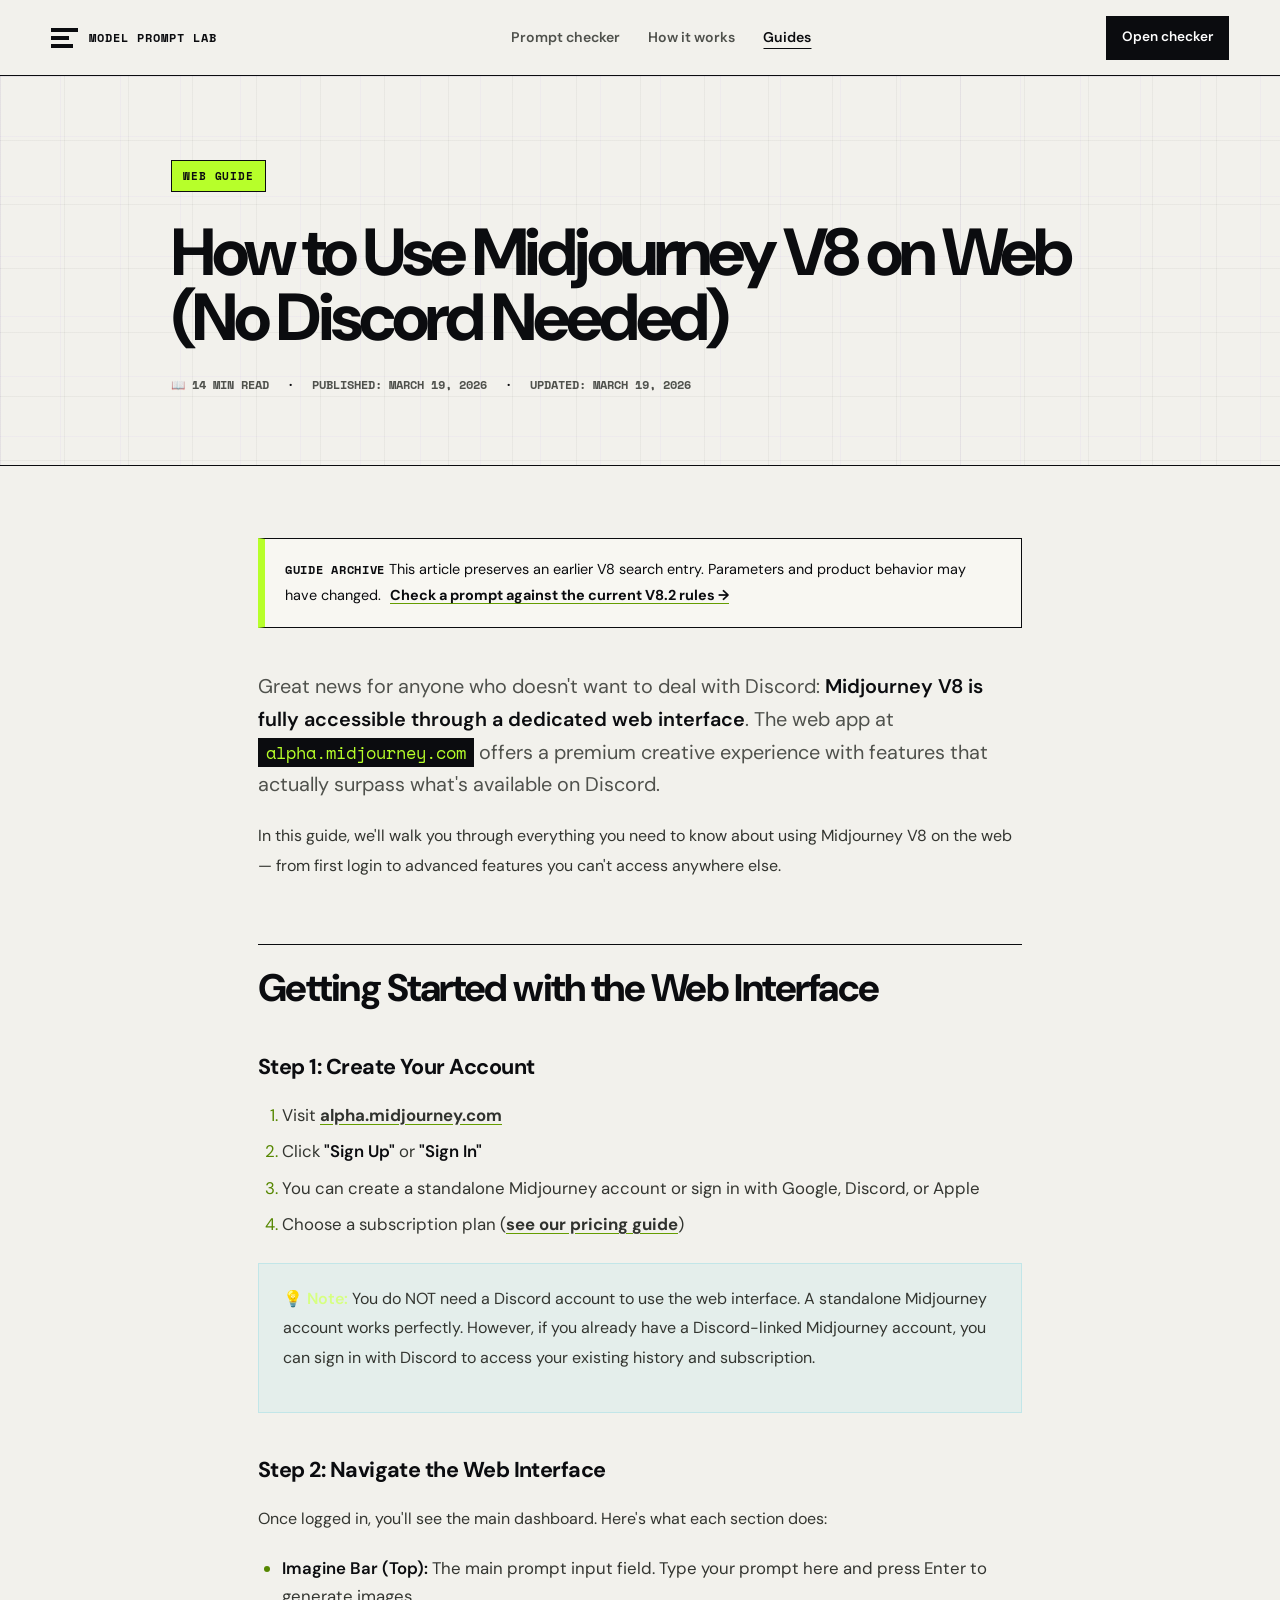
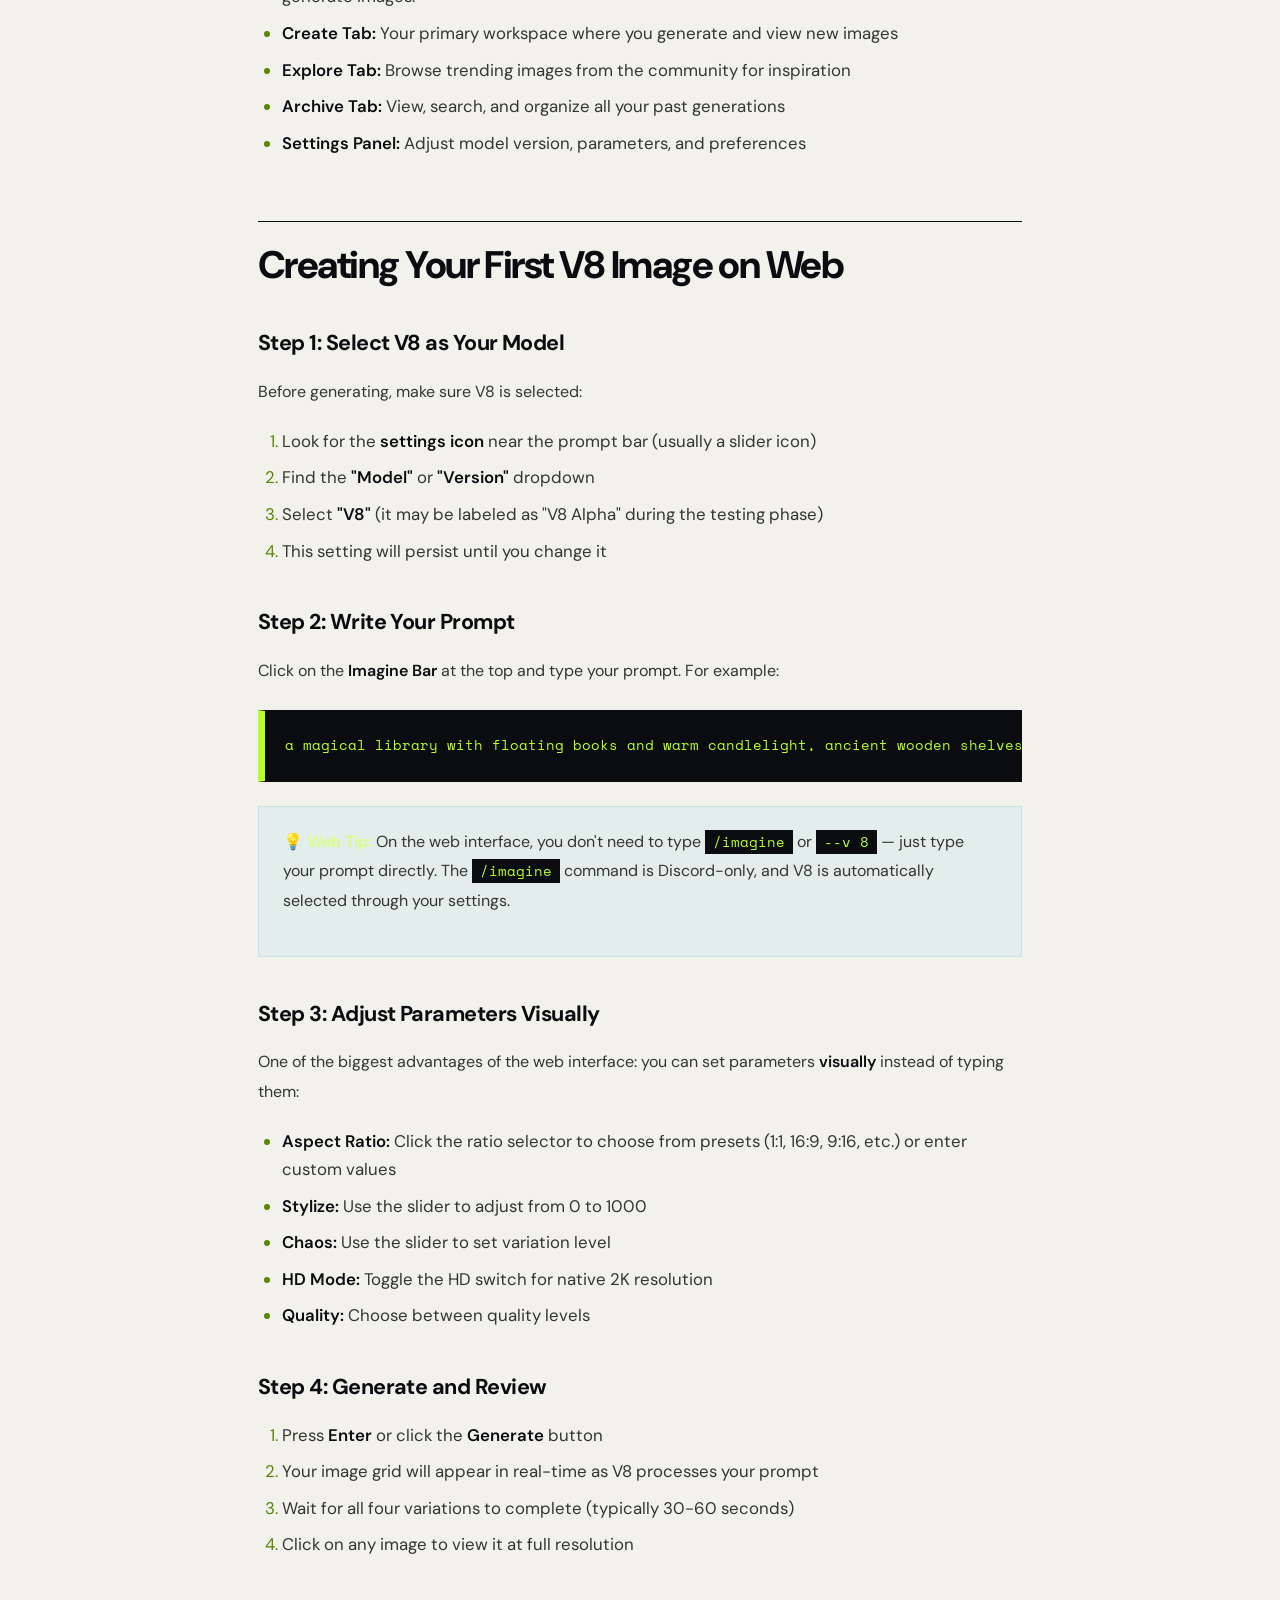
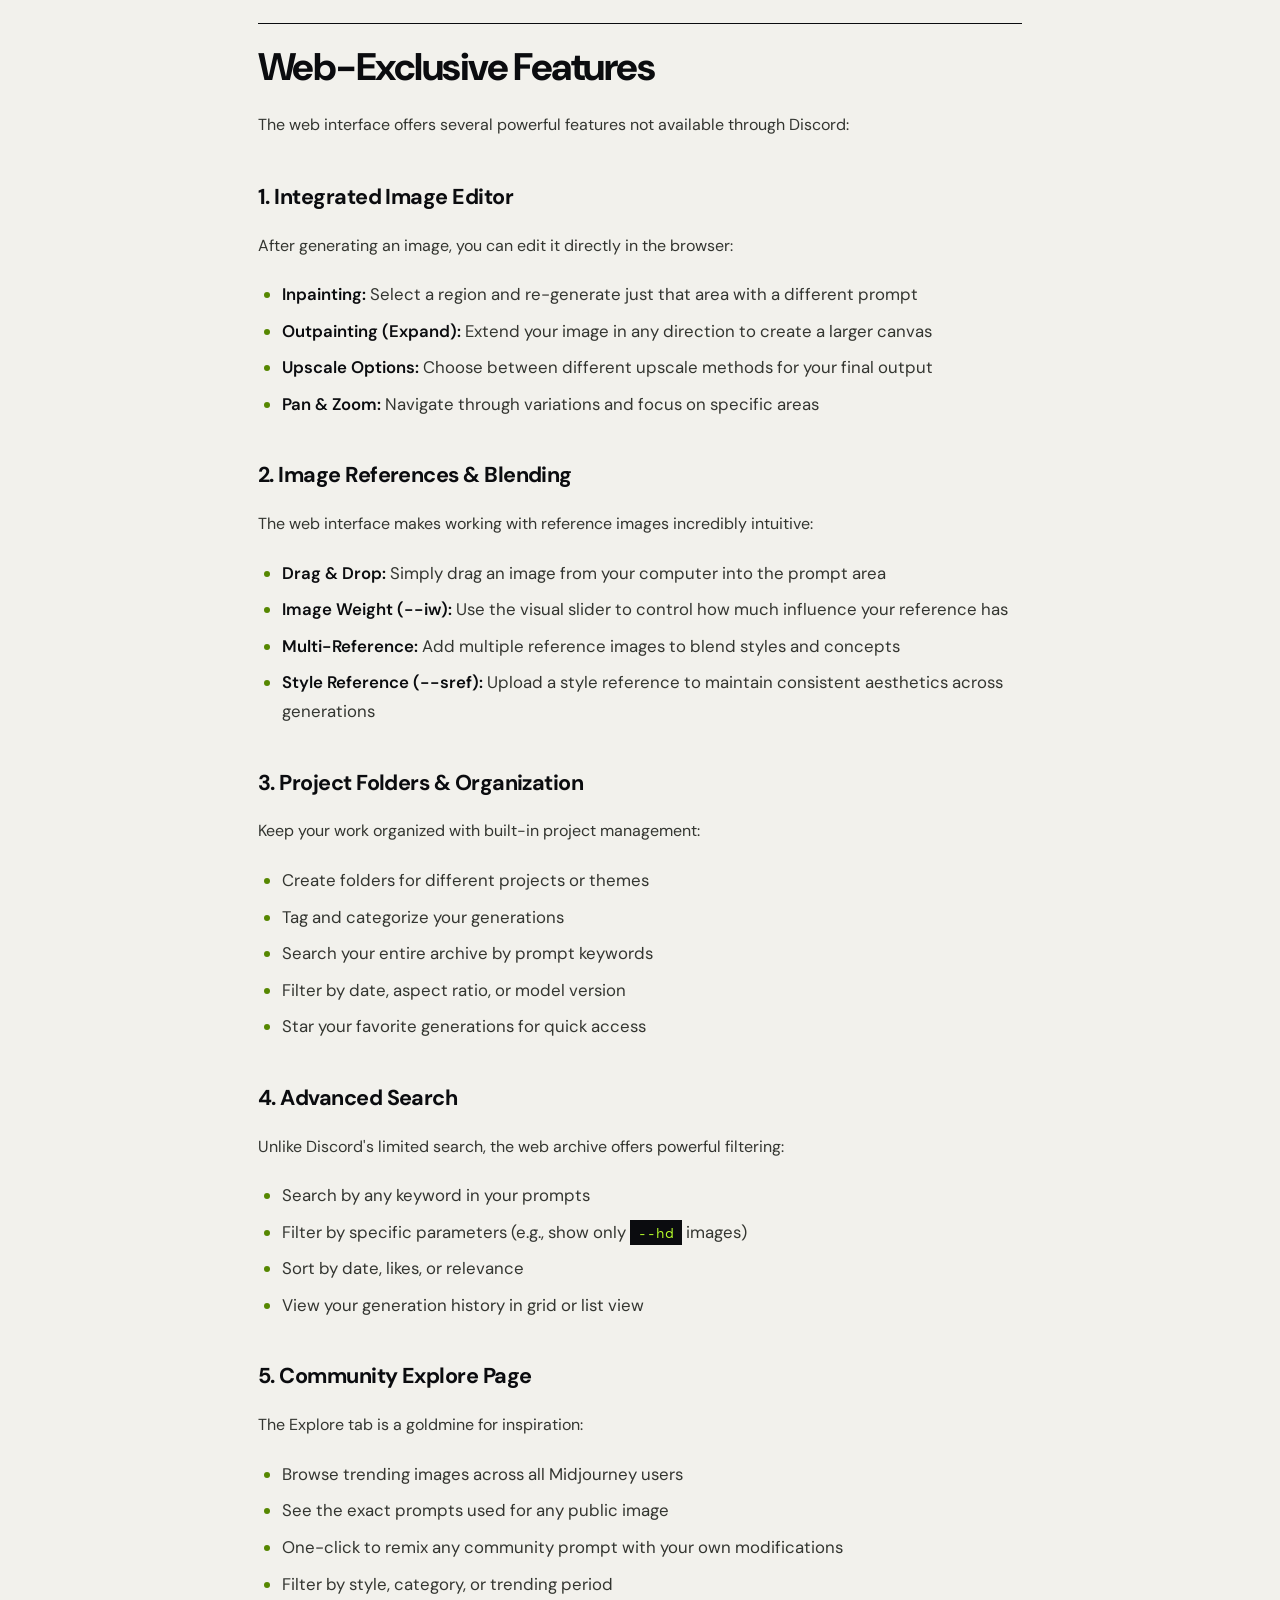
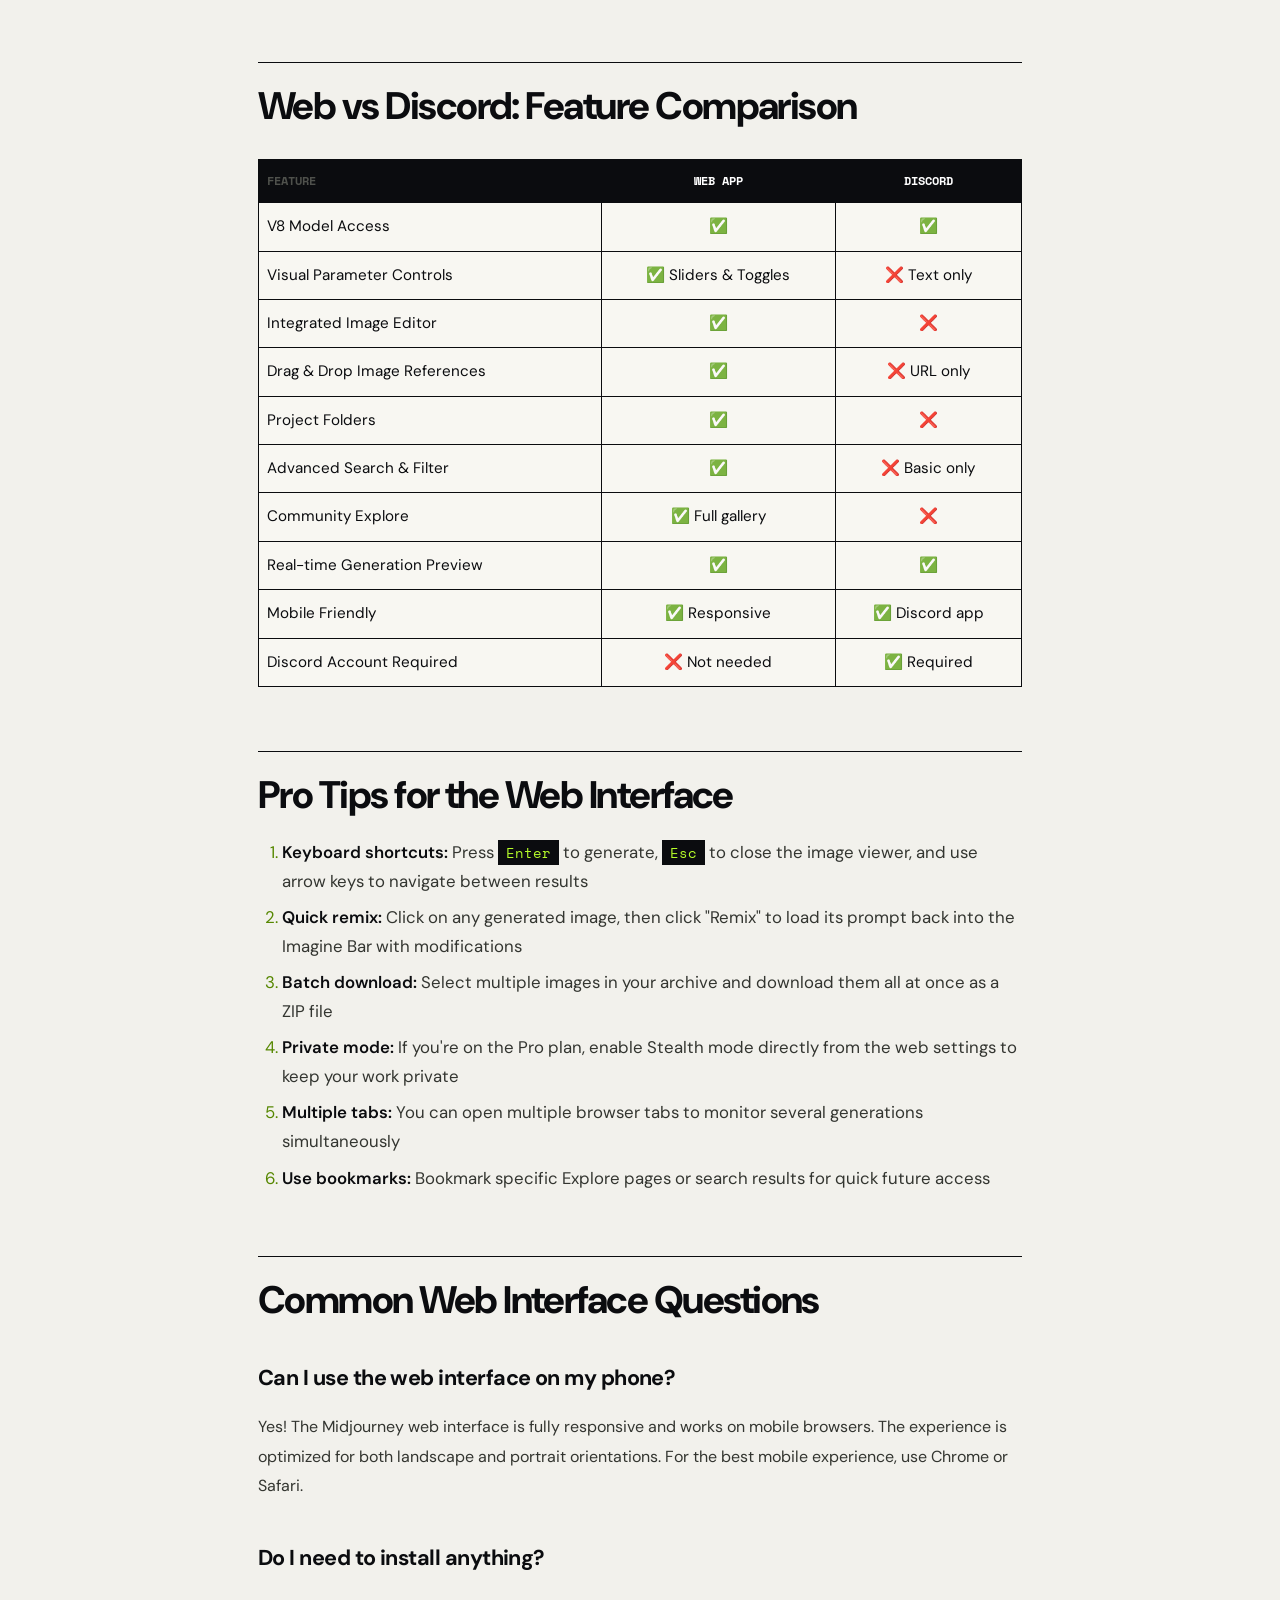
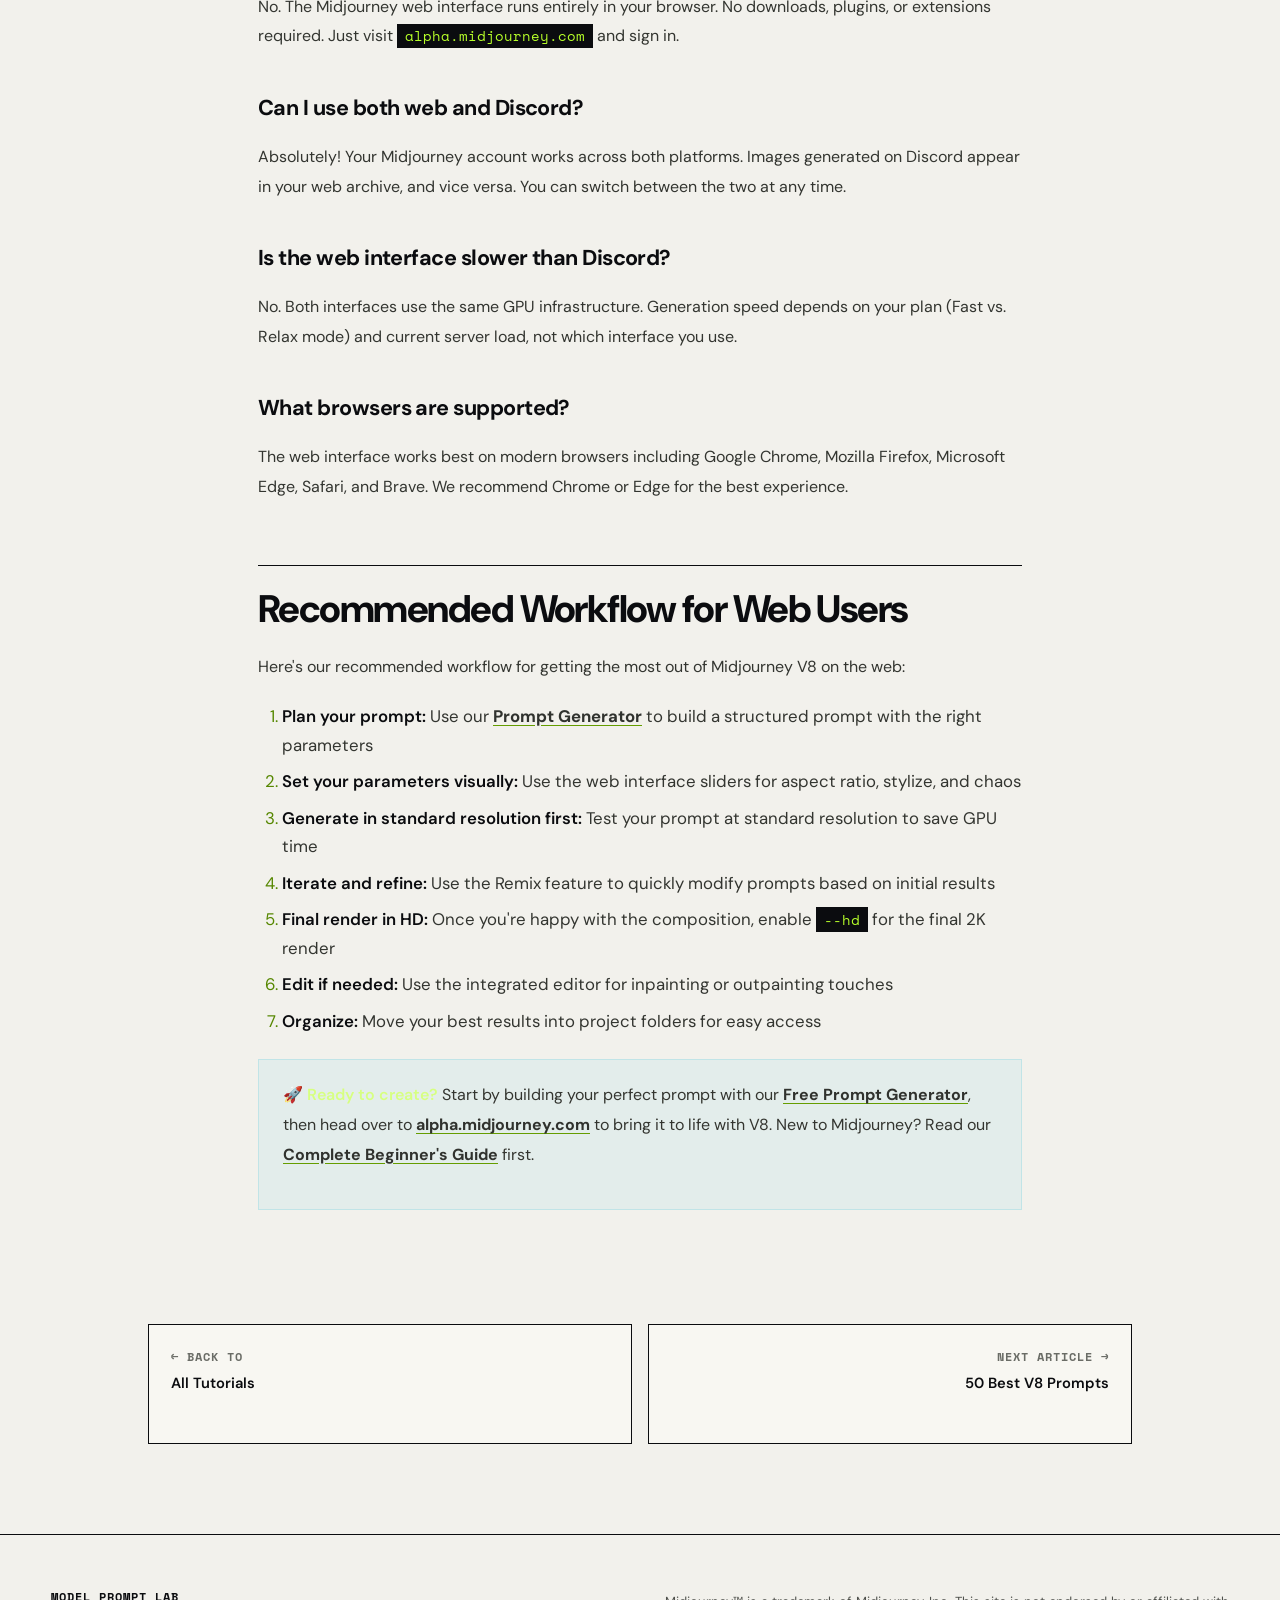
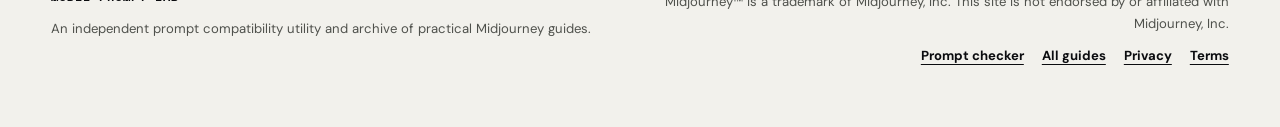
<file: blog/midjourney-v8-web-interface-guide.html>
<!DOCTYPE html>
<html lang="en">
<head>
    <meta charset="UTF-8">
    <meta name="viewport" content="width=device-width, initial-scale=1.0">
    <title>How to Use Midjourney V8 on Web (No Discord Needed) — Complete Guide 2026</title>
    <meta name="description" content="Step-by-step guide to using Midjourney V8 through the web interface at alpha.midjourney.com. No Discord needed. Learn the web UI, image editor, organize projects, and master all V8 web features.">
    <meta name="keywords" content="midjourney web app, midjourney without discord, midjourney v8 web interface, alpha.midjourney.com, midjourney browser, midjourney web tutorial, how to use midjourney on web">
    <link rel="icon" type="image/png" href="../images/logo.png">
    <link rel="canonical" href="https://midjourney-v8.com/blog/midjourney-v8-web-interface-guide.html">

    <meta property="og:title" content="How to Use Midjourney V8 on Web (No Discord Needed)">
    <meta property="og:description" content="Complete guide to using Midjourney V8's web interface. Create stunning AI art directly in your browser.">
    <meta property="og:type" content="article">
    <meta property="og:url" content="https://midjourney-v8.com/blog/midjourney-v8-web-interface-guide.html">
    <meta property="article:published_time" content="2026-03-19">
    <meta property="article:section" content="Tutorial">

    <script type="application/ld+json">
    {
        "@context": "https://schema.org",
        "@type": "Article",
        "headline": "How to Use Midjourney V8 on Web (No Discord Needed)",
        "datePublished": "2026-03-19",
        "dateModified": "2026-03-19",
        "author": { "@type": "Organization", "name": "Midjourney V8 Guide" },
        "publisher": { "@type": "Organization", "name": "midjourney-v8.com" },
        "description": "Complete guide to using Midjourney V8's web interface without Discord."
    }
    </script>

    <script type="application/ld+json">
    {
        "@context": "https://schema.org",
        "@type": "FAQPage",
        "mainEntity": [
            {
                "@type": "Question",
                "name": "Can I use Midjourney without Discord?",
                "acceptedAnswer": {
                    "@type": "Answer",
                    "text": "Yes! Midjourney V8 is available through the web interface at alpha.midjourney.com. You can create, edit, and manage your AI-generated images entirely in your browser without needing Discord."
                }
            },
            {
                "@type": "Question",
                "name": "Is the Midjourney website free?",
                "acceptedAnswer": {
                    "@type": "Answer",
                    "text": "The Midjourney web interface requires a paid subscription starting at $10/month. There is no free tier, but the web app provides a premium creative experience with advanced editing tools."
                }
            },
            {
                "@type": "Question",
                "name": "What can I do on the Midjourney website that I can't do on Discord?",
                "acceptedAnswer": {
                    "@type": "Answer",
                    "text": "The web interface offers features not available on Discord, including an integrated image editor, project folders for organization, advanced search and filtering of your creations, a visual settings panel, image-to-image reference uploads, and a community explore page."
                }
            }
        ]
    }
    </script>

    <link rel="preconnect" href="https://fonts.googleapis.com">
    <link rel="preconnect" href="https://fonts.gstatic.com" crossorigin>
    <link href="https://fonts.googleapis.com/css2?family=Inter:wght@300;400;500;600;700;800;900&family=JetBrains+Mono:wght@400;500;600&display=swap" rel="stylesheet">
    <link rel="stylesheet" href="../css/style.css">
<script type="text/javascript">
    (function(c,l,a,r,i,t,y){
        c[a]=c[a]||function(){(c[a].q=c[a].q||[]).push(arguments)};
        t=l.createElement(r);t.async=1;t.src="https://www.clarity.ms/tag/"+i;
        y=l.getElementsByTagName(r)[0];y.parentNode.insertBefore(t,y);
    })(window, document, "clarity", "script", "vxs1tgdqes");
</script>
    <link href="https://fonts.googleapis.com/css2?family=DM+Sans:wght@400;500;600;700&family=Space+Mono:wght@400;700&display=swap" rel="stylesheet">
    <link rel="stylesheet" href="../css/editorial.css">
</head>
<body>
    <nav class="navbar scrolled" id="navbar">
        <div class="container nav-container">
            <a href="../index.html" class="nav-logo">
                <img src="../images/logo.png" alt="MJV8" class="logo-img">
                <span class="logo-text">MJ<span class="logo-highlight">V8</span></span>
            </a>
            <div class="nav-links" id="nav-links">
                <a href="../index.html#features" class="nav-link">Features</a>
                <a href="../index.html#prompt-generator" class="nav-link">Prompt Generator</a>
                <a href="../index.html#tutorials" class="nav-link">Tutorials</a>
                <a href="../index.html#comparison" class="nav-link">V7 vs V8</a>
                <a href="../blog.html" class="nav-link">Blog</a>
            </div>
            <div class="nav-actions">
                <a href="../index.html#prompt-generator" class="btn btn-primary btn-sm">Try Generator</a>
                <button class="mobile-toggle" id="mobile-toggle" aria-label="Toggle menu">
                    <span></span><span></span><span></span>
                </button>
            </div>
        </div>
    </nav>

    <header class="article-header">
        <div class="container">
            <span class="article-tag">&#x1F310; Web Guide</span>
            <h1>How to Use Midjourney V8 on Web (No Discord Needed)</h1>
            <div class="article-meta">
                <span>&#x1F4D6; 14 min read</span>
                <span>Published: March 19, 2026</span>
                <span>Updated: March 19, 2026</span>
            </div>
        </div>
    </header>

    <article class="article-body">
        <p>Great news for anyone who doesn't want to deal with Discord: <strong>Midjourney V8 is fully accessible through a dedicated web interface</strong>. The web app at <code>alpha.midjourney.com</code> offers a premium creative experience with features that actually surpass what's available on Discord.</p>

        <p>In this guide, we'll walk you through everything you need to know about using Midjourney V8 on the web &#x2014; from first login to advanced features you can't access anywhere else.</p>

        <h2>Getting Started with the Web Interface</h2>

        <h3>Step 1: Create Your Account</h3>
        <ol>
            <li>Visit <a href="https://alpha.midjourney.com" target="_blank" rel="noopener" style="color: var(--primary-light);">alpha.midjourney.com</a></li>
            <li>Click <strong>"Sign Up"</strong> or <strong>"Sign In"</strong></li>
            <li>You can create a standalone Midjourney account or sign in with Google, Discord, or Apple</li>
            <li>Choose a subscription plan (<a href="midjourney-v8-pricing-plans.html" style="color: var(--primary-light);">see our pricing guide</a>)</li>
        </ol>

        <div class="tip-box">
            <p><strong>&#x1F4A1; Note:</strong> You do NOT need a Discord account to use the web interface. A standalone Midjourney account works perfectly. However, if you already have a Discord-linked Midjourney account, you can sign in with Discord to access your existing history and subscription.</p>
        </div>

        <h3>Step 2: Navigate the Web Interface</h3>
        <p>Once logged in, you'll see the main dashboard. Here's what each section does:</p>

        <ul>
            <li><strong>Imagine Bar (Top):</strong> The main prompt input field. Type your prompt here and press Enter to generate images.</li>
            <li><strong>Create Tab:</strong> Your primary workspace where you generate and view new images</li>
            <li><strong>Explore Tab:</strong> Browse trending images from the community for inspiration</li>
            <li><strong>Archive Tab:</strong> View, search, and organize all your past generations</li>
            <li><strong>Settings Panel:</strong> Adjust model version, parameters, and preferences</li>
        </ul>

        <h2>Creating Your First V8 Image on Web</h2>

        <h3>Step 1: Select V8 as Your Model</h3>
        <p>Before generating, make sure V8 is selected:</p>
        <ol>
            <li>Look for the <strong>settings icon</strong> near the prompt bar (usually a slider icon)</li>
            <li>Find the <strong>"Model"</strong> or <strong>"Version"</strong> dropdown</li>
            <li>Select <strong>"V8"</strong> (it may be labeled as "V8 Alpha" during the testing phase)</li>
            <li>This setting will persist until you change it</li>
        </ol>

        <h3>Step 2: Write Your Prompt</h3>
        <p>Click on the <strong>Imagine Bar</strong> at the top and type your prompt. For example:</p>
        <pre><code>a magical library with floating books and warm candlelight, ancient wooden shelves stretching to infinity, dust motes dancing in golden light beams, photorealistic --ar 16:9</code></pre>

        <div class="tip-box">
            <p><strong>&#x1F4A1; Web Tip:</strong> On the web interface, you don't need to type <code>/imagine</code> or <code>--v 8</code> &#x2014; just type your prompt directly. The <code>/imagine</code> command is Discord-only, and V8 is automatically selected through your settings.</p>
        </div>

        <h3>Step 3: Adjust Parameters Visually</h3>
        <p>One of the biggest advantages of the web interface: you can set parameters <strong>visually</strong> instead of typing them:</p>
        <ul>
            <li><strong>Aspect Ratio:</strong> Click the ratio selector to choose from presets (1:1, 16:9, 9:16, etc.) or enter custom values</li>
            <li><strong>Stylize:</strong> Use the slider to adjust from 0 to 1000</li>
            <li><strong>Chaos:</strong> Use the slider to set variation level</li>
            <li><strong>HD Mode:</strong> Toggle the HD switch for native 2K resolution</li>
            <li><strong>Quality:</strong> Choose between quality levels</li>
        </ul>

        <h3>Step 4: Generate and Review</h3>
        <ol>
            <li>Press <strong>Enter</strong> or click the <strong>Generate</strong> button</li>
            <li>Your image grid will appear in real-time as V8 processes your prompt</li>
            <li>Wait for all four variations to complete (typically 30-60 seconds)</li>
            <li>Click on any image to view it at full resolution</li>
        </ol>

        <h2>Web-Exclusive Features</h2>

        <p>The web interface offers several powerful features not available through Discord:</p>

        <h3>1. Integrated Image Editor</h3>
        <p>After generating an image, you can edit it directly in the browser:</p>
        <ul>
            <li><strong>Inpainting:</strong> Select a region and re-generate just that area with a different prompt</li>
            <li><strong>Outpainting (Expand):</strong> Extend your image in any direction to create a larger canvas</li>
            <li><strong>Upscale Options:</strong> Choose between different upscale methods for your final output</li>
            <li><strong>Pan &amp; Zoom:</strong> Navigate through variations and focus on specific areas</li>
        </ul>

        <h3>2. Image References &amp; Blending</h3>
        <p>The web interface makes working with reference images incredibly intuitive:</p>
        <ul>
            <li><strong>Drag &amp; Drop:</strong> Simply drag an image from your computer into the prompt area</li>
            <li><strong>Image Weight (--iw):</strong> Use the visual slider to control how much influence your reference has</li>
            <li><strong>Multi-Reference:</strong> Add multiple reference images to blend styles and concepts</li>
            <li><strong>Style Reference (--sref):</strong> Upload a style reference to maintain consistent aesthetics across generations</li>
        </ul>

        <h3>3. Project Folders &amp; Organization</h3>
        <p>Keep your work organized with built-in project management:</p>
        <ul>
            <li>Create folders for different projects or themes</li>
            <li>Tag and categorize your generations</li>
            <li>Search your entire archive by prompt keywords</li>
            <li>Filter by date, aspect ratio, or model version</li>
            <li>Star your favorite generations for quick access</li>
        </ul>

        <h3>4. Advanced Search</h3>
        <p>Unlike Discord's limited search, the web archive offers powerful filtering:</p>
        <ul>
            <li>Search by any keyword in your prompts</li>
            <li>Filter by specific parameters (e.g., show only <code>--hd</code> images)</li>
            <li>Sort by date, likes, or relevance</li>
            <li>View your generation history in grid or list view</li>
        </ul>

        <h3>5. Community Explore Page</h3>
        <p>The Explore tab is a goldmine for inspiration:</p>
        <ul>
            <li>Browse trending images across all Midjourney users</li>
            <li>See the exact prompts used for any public image</li>
            <li>One-click to remix any community prompt with your own modifications</li>
            <li>Filter by style, category, or trending period</li>
        </ul>

        <h2>Web vs Discord: Feature Comparison</h2>

        <table style="width:100%; border-collapse: collapse; margin: 2rem 0; font-size: 0.95rem;">
            <thead>
                <tr style="border-bottom: 2px solid var(--border-light);">
                    <th style="text-align:left; padding: 12px 8px; color: var(--text-secondary);">Feature</th>
                    <th style="text-align:center; padding: 12px 8px;">Web App</th>
                    <th style="text-align:center; padding: 12px 8px;">Discord</th>
                </tr>
            </thead>
            <tbody>
                <tr style="border-bottom: 1px solid var(--border);">
                    <td style="padding: 10px 8px;">V8 Model Access</td>
                    <td style="text-align:center; padding: 10px 8px;">&#x2705;</td>
                    <td style="text-align:center; padding: 10px 8px;">&#x2705;</td>
                </tr>
                <tr style="border-bottom: 1px solid var(--border);">
                    <td style="padding: 10px 8px;">Visual Parameter Controls</td>
                    <td style="text-align:center; padding: 10px 8px;">&#x2705; Sliders &amp; Toggles</td>
                    <td style="text-align:center; padding: 10px 8px;">&#x274C; Text only</td>
                </tr>
                <tr style="border-bottom: 1px solid var(--border);">
                    <td style="padding: 10px 8px;">Integrated Image Editor</td>
                    <td style="text-align:center; padding: 10px 8px;">&#x2705;</td>
                    <td style="text-align:center; padding: 10px 8px;">&#x274C;</td>
                </tr>
                <tr style="border-bottom: 1px solid var(--border);">
                    <td style="padding: 10px 8px;">Drag &amp; Drop Image References</td>
                    <td style="text-align:center; padding: 10px 8px;">&#x2705;</td>
                    <td style="text-align:center; padding: 10px 8px;">&#x274C; URL only</td>
                </tr>
                <tr style="border-bottom: 1px solid var(--border);">
                    <td style="padding: 10px 8px;">Project Folders</td>
                    <td style="text-align:center; padding: 10px 8px;">&#x2705;</td>
                    <td style="text-align:center; padding: 10px 8px;">&#x274C;</td>
                </tr>
                <tr style="border-bottom: 1px solid var(--border);">
                    <td style="padding: 10px 8px;">Advanced Search &amp; Filter</td>
                    <td style="text-align:center; padding: 10px 8px;">&#x2705;</td>
                    <td style="text-align:center; padding: 10px 8px;">&#x274C; Basic only</td>
                </tr>
                <tr style="border-bottom: 1px solid var(--border);">
                    <td style="padding: 10px 8px;">Community Explore</td>
                    <td style="text-align:center; padding: 10px 8px;">&#x2705; Full gallery</td>
                    <td style="text-align:center; padding: 10px 8px;">&#x274C;</td>
                </tr>
                <tr style="border-bottom: 1px solid var(--border);">
                    <td style="padding: 10px 8px;">Real-time Generation Preview</td>
                    <td style="text-align:center; padding: 10px 8px;">&#x2705;</td>
                    <td style="text-align:center; padding: 10px 8px;">&#x2705;</td>
                </tr>
                <tr style="border-bottom: 1px solid var(--border);">
                    <td style="padding: 10px 8px;">Mobile Friendly</td>
                    <td style="text-align:center; padding: 10px 8px;">&#x2705; Responsive</td>
                    <td style="text-align:center; padding: 10px 8px;">&#x2705; Discord app</td>
                </tr>
                <tr>
                    <td style="padding: 10px 8px;">Discord Account Required</td>
                    <td style="text-align:center; padding: 10px 8px;">&#x274C; Not needed</td>
                    <td style="text-align:center; padding: 10px 8px;">&#x2705; Required</td>
                </tr>
            </tbody>
        </table>

        <h2>Pro Tips for the Web Interface</h2>

        <ol>
            <li><strong>Keyboard shortcuts:</strong> Press <code>Enter</code> to generate, <code>Esc</code> to close the image viewer, and use arrow keys to navigate between results</li>
            <li><strong>Quick remix:</strong> Click on any generated image, then click "Remix" to load its prompt back into the Imagine Bar with modifications</li>
            <li><strong>Batch download:</strong> Select multiple images in your archive and download them all at once as a ZIP file</li>
            <li><strong>Private mode:</strong> If you're on the Pro plan, enable Stealth mode directly from the web settings to keep your work private</li>
            <li><strong>Multiple tabs:</strong> You can open multiple browser tabs to monitor several generations simultaneously</li>
            <li><strong>Use bookmarks:</strong> Bookmark specific Explore pages or search results for quick future access</li>
        </ol>

        <h2>Common Web Interface Questions</h2>

        <h3>Can I use the web interface on my phone?</h3>
        <p>Yes! The Midjourney web interface is fully responsive and works on mobile browsers. The experience is optimized for both landscape and portrait orientations. For the best mobile experience, use Chrome or Safari.</p>

        <h3>Do I need to install anything?</h3>
        <p>No. The Midjourney web interface runs entirely in your browser. No downloads, plugins, or extensions required. Just visit <code>alpha.midjourney.com</code> and sign in.</p>

        <h3>Can I use both web and Discord?</h3>
        <p>Absolutely! Your Midjourney account works across both platforms. Images generated on Discord appear in your web archive, and vice versa. You can switch between the two at any time.</p>

        <h3>Is the web interface slower than Discord?</h3>
        <p>No. Both interfaces use the same GPU infrastructure. Generation speed depends on your plan (Fast vs. Relax mode) and current server load, not which interface you use.</p>

        <h3>What browsers are supported?</h3>
        <p>The web interface works best on modern browsers including Google Chrome, Mozilla Firefox, Microsoft Edge, Safari, and Brave. We recommend Chrome or Edge for the best experience.</p>

        <h2>Recommended Workflow for Web Users</h2>

        <p>Here's our recommended workflow for getting the most out of Midjourney V8 on the web:</p>

        <ol>
            <li><strong>Plan your prompt:</strong> Use our <a href="../index.html#prompt-generator" style="color: var(--primary-light);">Prompt Generator</a> to build a structured prompt with the right parameters</li>
            <li><strong>Set your parameters visually:</strong> Use the web interface sliders for aspect ratio, stylize, and chaos</li>
            <li><strong>Generate in standard resolution first:</strong> Test your prompt at standard resolution to save GPU time</li>
            <li><strong>Iterate and refine:</strong> Use the Remix feature to quickly modify prompts based on initial results</li>
            <li><strong>Final render in HD:</strong> Once you're happy with the composition, enable <code>--hd</code> for the final 2K render</li>
            <li><strong>Edit if needed:</strong> Use the integrated editor for inpainting or outpainting touches</li>
            <li><strong>Organize:</strong> Move your best results into project folders for easy access</li>
        </ol>

        <div class="tip-box">
            <p><strong>&#x1F680; Ready to create?</strong> Start by building your perfect prompt with our <a href="../index.html#prompt-generator" style="color: var(--primary-light);">Free Prompt Generator</a>, then head over to <a href="https://alpha.midjourney.com" target="_blank" rel="noopener" style="color: var(--primary-light);">alpha.midjourney.com</a> to bring it to life with V8. New to Midjourney? Read our <a href="getting-started-midjourney-v8.html" style="color: var(--primary-light);">Complete Beginner's Guide</a> first.</p>
        </div>
    </article>

    <nav class="article-nav">
        <a href="../blog.html">
            <span class="nav-label">&larr; Back to</span>
            <span class="nav-title">All Tutorials</span>
        </a>
        <a href="best-midjourney-v8-prompts.html" style="text-align:right;">
            <span class="nav-label">Next Article &rarr;</span>
            <span class="nav-title">50 Best V8 Prompts</span>
        </a>
    </nav>

    <footer class="footer">
        <div class="container">
            <div class="footer-grid">
                <div class="footer-brand">
                    <a href="../index.html" class="nav-logo">
                        <img src="../images/logo.png" alt="MJV8" class="logo-img">
                        <span class="logo-text">MJ<span class="logo-highlight">V8</span></span>
                    </a>
                    <p>Your comprehensive guide to Midjourney V8. Tutorials, tools, and tips for AI art creators.</p>
                </div>
                <div class="footer-links">
                    <h4>Resources</h4>
                    <a href="../index.html#prompt-generator">Prompt Generator</a>
                    <a href="../blog.html">Tutorials</a>
                    <a href="../index.html#comparison">V7 vs V8</a>
                </div>
                <div class="footer-links">
                    <h4>Guides</h4>
                    <a href="getting-started-midjourney-v8.html">Getting Started</a>
                    <a href="midjourney-v8-hd-mode-guide.html">HD Mode Guide</a>
                    <a href="midjourney-v8-prompt-techniques.html">Prompt Techniques</a>
                </div>
                <div class="footer-links">
                    <h4>Official Links</h4>
                    <a href="https://midjourney.com" target="_blank" rel="noopener">Midjourney Official</a>
                    <a href="https://alpha.midjourney.com" target="_blank" rel="noopener">Midjourney V8 Alpha</a>
                </div>
            </div>
            <div class="footer-bottom">
                <p>&copy; 2026 midjourney-v8.com. Not affiliated with Midjourney Inc.</p>
            </div>
        </div>
    </footer>

    <script src="../js/main.js"></script>
    <script src="../js/site-shell.js"></script>
</body>
</html>
</file>
<file: css/tool.css>
:root{--ink:#0b0c0f;--paper:#f2f1ec;--line:#c9c8c1;--acid:#b7ff2a;--orange:#ff5f2e;--muted:#656761;--mono:"Space Mono",monospace;--sans:"DM Sans",sans-serif}
*{box-sizing:border-box}html{scroll-behavior:smooth}body{margin:0;background:var(--paper);color:var(--ink);font-family:var(--sans);font-size:16px;line-height:1.5}button,textarea,select{font:inherit}button,a{touch-action:manipulation}a{color:inherit}button{cursor:pointer}.sr-only{position:absolute;width:1px;height:1px;padding:0;margin:-1px;overflow:hidden;clip:rect(0,0,0,0);white-space:nowrap;border:0}
.site-header{height:76px;padding:0 4vw;display:flex;align-items:center;justify-content:space-between;border-bottom:1px solid var(--ink);background:var(--paper);position:sticky;top:0;z-index:10}.brand{display:flex;align-items:center;gap:11px;text-decoration:none;font:700 .84rem var(--mono);letter-spacing:.08em}.brand-mark{width:27px;display:grid;gap:4px}.brand-mark i{height:4px;background:var(--ink);display:block}.brand-mark i:nth-child(2){width:65%}.brand-mark i:nth-child(3){width:82%}.site-header nav{display:flex;gap:32px}.site-header nav a,.header-cta{font-weight:600;text-decoration:none;font-size:.9rem}.site-header nav a:hover{text-decoration:underline;text-underline-offset:5px}.header-cta{background:var(--ink);color:#fff;padding:11px 17px;border-radius:2px}
.tool-hero{padding:76px 4vw 64px;display:grid;grid-template-columns:minmax(260px,.72fr) minmax(560px,1.28fr);gap:5vw;min-height:760px}.intro{padding-top:28px}.eyebrow,.step-label{font:700 .72rem var(--mono);letter-spacing:.08em;text-transform:uppercase}.eyebrow{display:flex;align-items:center;gap:9px}.eyebrow:before{content:"";width:9px;height:9px;background:var(--orange);border-radius:50%}.intro h1{font-size:clamp(3rem,5.3vw,6.4rem);line-height:.92;letter-spacing:-.07em;margin:42px 0 30px;max-width:760px}.intro h1 span{color:transparent;-webkit-text-stroke:1.5px var(--ink)}.lede{font-size:1.2rem;max-width:570px;color:#30322e}.trust-row{display:flex;flex-wrap:wrap;gap:12px 24px;margin-top:42px;font:700 .7rem var(--mono);text-transform:uppercase}.trust-row span:before{content:"✓";margin-right:7px;color:#396c00}
.workspace{background:var(--ink);color:white;padding:28px;box-shadow:12px 12px 0 var(--acid);align-self:start;min-width:0}.workspace-topline,.result-head{display:flex;justify-content:space-between;align-items:center;gap:16px}.workspace .step-label{color:#9c9e98}.text-button{border:0;background:none;color:var(--acid);font:700 .75rem var(--mono);text-decoration:underline;text-underline-offset:4px}.input-label{display:block;margin-top:20px;font:700 .72rem var(--mono);text-transform:uppercase;color:#d8dad5}.workspace textarea{width:100%;resize:vertical;min-height:180px;margin:8px 0 0;background:#15171b;border:1px solid #3d3f43;color:white;padding:20px;font:400 .95rem/1.7 var(--mono);border-radius:0}.workspace textarea[aria-invalid="true"]{border-color:#ff7855}.input-help,.input-error{font-size:.75rem;margin:8px 0 18px}.input-help{color:#9c9e98}.input-error{color:#ffb39f}.workspace textarea:focus,.workspace select:focus,.primary-button:focus,.copy-button:focus,.export-actions button:focus{outline:3px solid var(--acid);outline-offset:2px}.controls{display:grid;grid-template-columns:1fr 1fr;gap:14px}.controls label{font:700 .68rem var(--mono);text-transform:uppercase;color:#aeb0aa}.controls select{display:block;width:100%;margin-top:8px;background:#202226;color:white;border:1px solid #4b4d51;padding:12px;min-height:46px}.primary-button{grid-column:1/-1;border:0;background:var(--acid);color:var(--ink);font-weight:800;padding:15px 18px;min-height:50px;display:flex;justify-content:space-between;align-items:center;transition:background-color .2s ease}.primary-button:hover{background:#ceff70}.primary-button:disabled{cursor:not-allowed;opacity:.58}.result-panel{margin-top:30px;border-top:1px solid #44474c;padding-top:26px}.result-head h2{font-size:1.05rem;margin:7px 0 0}.result-status{font:700 .68rem var(--mono);text-transform:uppercase;padding:7px 9px;border:1px solid}.result-status.ready{color:var(--acid);border-color:#669d17}.result-status.review{color:#ffd07a;border-color:#8d6929}.copy-button{background:transparent;color:white;border:1px solid #666a70;padding:10px 13px;min-height:44px;font:700 .72rem var(--mono);transition:border-color .2s ease}.copy-button:hover{border-color:var(--acid)}.output-card{margin-top:22px;border:1px solid #45484d;background:#121418}.output-card-head,.subsection-head{display:flex;justify-content:space-between;align-items:center;gap:15px;padding:13px 16px;border-bottom:1px solid #34373c}.output-card h3,.subsection-head h3,.secondary-export h3{font-size:.84rem;margin:0}.subsection-head>span{font:400 .65rem var(--mono);color:#969993;text-align:right}#prompt-output{display:block;min-height:112px;padding:18px;background:#f5f4ef;color:var(--ink);white-space:pre-wrap;overflow-wrap:anywhere;font:400 .84rem/1.7 var(--mono)}.diff-section,.analysis-section,.parsed-section,.secondary-export{margin-top:22px;border:1px solid #34373c}.diff-grid{display:grid;grid-template-columns:1fr 1fr}.diff-grid>div{min-width:0;padding:15px}.diff-grid>div+div{border-left:1px solid #34373c}.diff-label{display:inline-block;padding:3px 7px;margin-bottom:9px;font:700 .62rem var(--mono);text-transform:uppercase}.diff-label.removed{background:#4a201b;color:#ffc4b7}.diff-label.added{background:#263c14;color:#d7ff97}.diff-grid pre{margin:0;white-space:pre-wrap;overflow-wrap:anywhere;font:400 .72rem/1.65 var(--mono);color:#d5d7d2}.checks{display:grid;gap:10px;padding:14px}.check-item{display:block;padding:14px;border:1px solid #3b3e43;background:#15171b;font-size:.82rem;color:#d7d9d4}.check-item.fixed{border-left:3px solid var(--acid)}.check-item.review{border-left:3px solid #ffb23f}.check-item.info{border-left:3px solid #77bfff}.issue-top{display:flex;align-items:center;gap:9px}.issue-top h4{margin:0;font-size:.85rem}.issue-badge{font:700 .6rem var(--mono);text-transform:uppercase;color:var(--acid)}.check-item.review .issue-badge{color:#ffce75}.check-item.info .issue-badge{color:#8ecaff}.check-item p{margin:8px 0 12px;color:#aeb1ab}.issue-change{display:grid;grid-template-columns:1fr auto 1fr;align-items:center;gap:10px}.issue-change span{min-width:0}.issue-change small{display:block;color:#7f827c;text-transform:uppercase;font:700 .58rem var(--mono)}.issue-change code{display:block;margin-top:3px;overflow-wrap:anywhere;color:#f3f4ef}.issue-change b{color:#747770}.check-item a{display:inline-block;margin-top:11px;color:#d4ff8c;font:700 .67rem var(--mono);text-underline-offset:3px}.report-empty{display:grid;gap:4px;padding:16px;border:1px solid #486a1f;color:#ddffac}.report-empty span{color:#aeb1ab;font-size:.8rem}.parsed-groups{display:grid;gap:0}.parsed-group{display:grid;grid-template-columns:120px 1fr;gap:14px;padding:14px 16px;border-top:1px solid #292c30}.parsed-group:first-child{border-top:0}.parsed-group h4{margin:5px 0 0;font:700 .65rem var(--mono);text-transform:uppercase;color:#8f928c}.parsed-values{display:flex;flex-wrap:wrap;gap:7px;min-width:0}.parsed-chip{max-width:100%;padding:4px 8px;background:#25282c;color:#e7e9e4;font:400 .68rem/1.5 var(--mono);overflow-wrap:anywhere}.parsed-chip.parameter{color:#d8ff97}.parsed-chip.reference{color:#9fd6ff}.parsed-chip.empty{color:#858882}.secondary-export{padding:18px;display:grid;grid-template-columns:1fr auto;gap:16px;align-items:center}.secondary-export p{margin:5px 0 0;color:#a2a59f;font-size:.78rem}.export-actions{display:flex;gap:8px}.export-actions button{min-height:44px;border:1px solid #5a5d62;background:transparent;color:#fff;padding:9px 12px;font:700 .68rem var(--mono)}.export-actions button:hover{border-color:var(--acid);color:var(--acid)}.converted-result{grid-column:1/-1;border-top:1px solid #34373c;padding-top:14px}.converted-result>div{display:flex;justify-content:space-between;align-items:center}.converted-result output{display:block;margin-top:10px;padding:14px;background:#f5f4ef;color:var(--ink);white-space:pre-wrap;font:400 .76rem/1.65 var(--mono)}
.model-strip{background:var(--acid);border-block:1px solid var(--ink);padding:19px 4vw;display:flex;align-items:center;justify-content:space-between;font:700 .72rem var(--mono)}.model-strip>div{display:flex;gap:5vw}.model-strip b{background:var(--ink);color:white;padding:2px 5px}
.explanation{padding:110px 4vw}.section-heading{display:grid;grid-template-columns:.55fr 1.45fr;align-items:start;gap:40px}.section-heading h2{font-size:clamp(2.3rem,4vw,4.7rem);line-height:1.02;letter-spacing:-.055em;margin:0;max-width:820px}.reason-grid{display:grid;grid-template-columns:repeat(3,1fr);margin-top:76px;border-top:1px solid var(--ink)}.reason-grid article{padding:28px 40px 20px 0;border-right:1px solid var(--line);min-height:240px}.reason-grid article+article{padding-left:40px}.reason-grid article:last-child{border-right:0}.reason-grid span{font:700 .8rem var(--mono);color:var(--orange)}.reason-grid h3{font-size:1.35rem;margin:45px 0 12px}.reason-grid p{color:var(--muted);max-width:390px}.source-note{margin:52px 0 0;padding-top:20px;border-top:1px solid var(--line);font-size:.85rem;color:var(--muted)}.source-note a{font-weight:700;color:var(--ink)}
.early-access{margin:0 4vw 90px;background:var(--orange);color:#160b07;padding:55px;display:grid;grid-template-columns:1.4fr .6fr;gap:50px;align-items:end}.early-access .eyebrow:before{background:var(--ink)}.early-access h2{font-size:clamp(2rem,3.5vw,4rem);line-height:1;margin:25px 0 18px;letter-spacing:-.05em}.early-access>div>p:last-child{max-width:650px}.offer{border-left:1px solid #7f2d13;padding-left:40px}.offer p{font:700 .8rem var(--mono)}.offer strong{font:700 2.2rem var(--sans);display:block}.offer button{width:100%;background:var(--ink);color:white;border:0;padding:15px;font-weight:800;margin:10px 0}.offer small{display:block;line-height:1.45}
footer{border-top:1px solid var(--ink);padding:45px 4vw 55px;display:grid;grid-template-columns:1fr 1fr;gap:40px;font-size:.82rem}footer strong{font-family:var(--mono)}footer p{max-width:620px;color:var(--muted);margin:7px 0}footer>div:last-child{text-align:right}footer a{font-weight:700}
.locale-panel{background:var(--ink);color:#fff;padding:34px;box-shadow:12px 12px 0 var(--acid);align-self:start}.locale-panel .step-label{color:#9c9e98}.locale-panel h2{font-size:clamp(1.8rem,3vw,3rem);line-height:1.02;letter-spacing:-.045em;margin:28px 0 18px}.locale-panel p{color:#c5c7c1}.locale-actions{display:grid;gap:12px;margin-top:30px}.locale-actions a{min-height:50px;padding:14px 16px;text-decoration:none;font-weight:800}.locale-actions .primary-button{display:flex}.locale-actions .secondary-link{border:1px solid #60636a;color:#fff}.locale-actions .secondary-link:hover{border-color:var(--acid);color:var(--acid)}
.legal-main{padding:80px 4vw 110px;display:grid;grid-template-columns:minmax(220px,.45fr) minmax(0,1fr);gap:8vw}.legal-intro{position:sticky;top:120px;align-self:start}.legal-intro h1{font-size:clamp(3rem,6vw,6.5rem);line-height:.9;letter-spacing:-.07em;margin:34px 0}.legal-copy{max-width:820px}.legal-copy section{padding:0 0 34px;margin:0 0 34px;border-bottom:1px solid var(--line)}.legal-copy h2{font-size:1.45rem;margin:0 0 12px}.legal-copy p,.legal-copy li{color:#434540}.legal-copy a{font-weight:700}.legal-meta{font:700 .7rem var(--mono);text-transform:uppercase;color:var(--muted)}
footer .footer-links-inline{display:flex;justify-content:flex-end;gap:18px;margin-top:10px}
@media(max-width:980px){.site-header nav{display:none}.tool-hero{grid-template-columns:1fr;padding-top:45px}.intro{padding-top:0}.intro h1{max-width:800px}.workspace,.locale-panel{box-shadow:8px 8px 0 var(--acid)}.model-strip>p{display:none}.model-strip>div{width:100%;justify-content:space-between}.section-heading{grid-template-columns:1fr}.early-access{grid-template-columns:1fr}.offer{border-left:0;border-top:1px solid #7f2d13;padding:24px 0 0}.legal-main{grid-template-columns:1fr}.legal-intro{position:static}}
@media(max-width:680px){.site-header{height:65px}.brand{font-size:.72rem}.header-cta{padding:9px 11px;font-size:.8rem}.tool-hero{padding:32px 20px 54px}.intro h1{font-size:3.25rem;margin:28px 0 22px}.lede{font-size:1rem}.trust-row{display:grid;margin-top:28px}.workspace,.locale-panel{padding:20px;box-shadow:6px 6px 0 var(--acid)}.controls{grid-template-columns:1fr}.primary-button{grid-column:1}.result-head{align-items:flex-start}.result-status{max-width:130px;text-align:center}.diff-grid{grid-template-columns:1fr}.diff-grid>div+div{border-left:0;border-top:1px solid #34373c}.subsection-head{align-items:flex-start}.issue-change{grid-template-columns:1fr}.issue-change b{transform:rotate(90deg);justify-self:start}.parsed-group{grid-template-columns:1fr;gap:7px}.secondary-export{grid-template-columns:1fr}.export-actions{display:grid}.converted-result{grid-column:1}.model-strip{padding:16px 20px}.model-strip>div{gap:10px;font-size:.58rem}.explanation{padding:78px 20px}.reason-grid{grid-template-columns:1fr;margin-top:50px}.reason-grid article,.reason-grid article+article{border-right:0;border-bottom:1px solid var(--line);padding:25px 0;min-height:0}.reason-grid h3{margin:24px 0 8px}.early-access{margin:0 20px 60px;padding:30px 24px}.legal-main{padding:55px 20px 75px}footer{grid-template-columns:1fr;padding:38px 20px}footer>div:last-child{text-align:left}footer .footer-links-inline{justify-content:flex-start}}
@media(prefers-reduced-motion:reduce){html{scroll-behavior:auto}}
</file>
<file: css/style.css>
/* =============================================
   Midjourney V8 Guide - Design System
   ============================================= */

/* CSS Custom Properties */
:root {
    /* Colors */
    --primary: #7c3aed;
    --primary-light: #a78bfa;
    --primary-dark: #5b21b6;
    --accent: #06b6d4;
    --accent-light: #67e8f9;

    --bg-primary: #0a0a0f;
    --bg-secondary: #111118;
    --bg-tertiary: #1a1a24;
    --bg-card: #16161f;
    --bg-card-hover: #1e1e2a;

    --text-primary: #f0f0f5;
    --text-secondary: #a0a0b8;
    --text-muted: #6b6b80;

    --border: #2a2a3a;
    --border-light: #3a3a4e;

    --gradient-primary: linear-gradient(135deg, #7c3aed, #06b6d4);
    --gradient-hero: linear-gradient(135deg, #0a0a0f 0%, #1a0a2e 40%, #0a1628 70%, #0a0a0f 100%);
    --gradient-card: linear-gradient(145deg, rgba(124, 58, 237, 0.08), rgba(6, 182, 212, 0.05));

    --shadow-sm: 0 2px 8px rgba(0,0,0,0.3);
    --shadow-md: 0 4px 20px rgba(0,0,0,0.4);
    --shadow-lg: 0 8px 40px rgba(0,0,0,0.5);
    --shadow-glow: 0 0 30px rgba(124, 58, 237, 0.15);

    /* Typography */
    --font-sans: 'Inter', -apple-system, BlinkMacSystemFont, sans-serif;
    --font-mono: 'JetBrains Mono', 'Fira Code', monospace;

    /* Spacing */
    --container: 1200px;
    --section-gap: 120px;
    --radius-sm: 8px;
    --radius-md: 12px;
    --radius-lg: 20px;
    --radius-xl: 28px;

    /* Transitions */
    --transition: 0.3s cubic-bezier(0.4, 0, 0.2, 1);
    --transition-slow: 0.5s cubic-bezier(0.4, 0, 0.2, 1);
}

/* =============================================
   Reset & Base
   ============================================= */
*, *::before, *::after {
    margin: 0;
    padding: 0;
    box-sizing: border-box;
}

html {
    scroll-behavior: smooth;
    -webkit-font-smoothing: antialiased;
    -moz-osx-font-smoothing: grayscale;
}

body {
    font-family: var(--font-sans);
    background: var(--bg-primary);
    color: var(--text-primary);
    line-height: 1.7;
    overflow-x: hidden;
}

a {
    color: inherit;
    text-decoration: none;
    transition: var(--transition);
}

img {
    max-width: 100%;
    display: block;
}

code {
    font-family: var(--font-mono);
    background: var(--bg-tertiary);
    padding: 2px 8px;
    border-radius: 4px;
    font-size: 0.85em;
    color: var(--accent-light);
}

.container {
    max-width: var(--container);
    margin: 0 auto;
    padding: 0 24px;
}

/* =============================================
   Navigation
   ============================================= */
.navbar {
    position: fixed;
    top: 0;
    left: 0;
    right: 0;
    z-index: 1000;
    padding: 16px 0;
    transition: var(--transition);
    background: transparent;
}

.navbar.scrolled {
    background: rgba(10, 10, 15, 0.85);
    backdrop-filter: blur(20px);
    -webkit-backdrop-filter: blur(20px);
    border-bottom: 1px solid var(--border);
    padding: 10px 0;
}

.nav-container {
    display: flex;
    align-items: center;
    justify-content: space-between;
    gap: 32px;
}

.nav-logo {
    display: flex;
    align-items: center;
    gap: 8px;
    font-weight: 800;
    font-size: 1.3rem;
    letter-spacing: -0.5px;
}

.logo-icon {
    color: var(--primary);
    font-size: 1.1rem;
}

.logo-img {
    width: 32px;
    height: 32px;
    border-radius: 6px;
    object-fit: cover;
}

.logo-highlight {
    background: var(--gradient-primary);
    -webkit-background-clip: text;
    -webkit-text-fill-color: transparent;
    background-clip: text;
}

.nav-links {
    display: flex;
    align-items: center;
    gap: 8px;
}

.nav-link {
    padding: 8px 16px;
    border-radius: var(--radius-sm);
    font-size: 0.9rem;
    font-weight: 500;
    color: var(--text-secondary);
    transition: var(--transition);
}

.nav-link:hover {
    color: var(--text-primary);
    background: rgba(255,255,255,0.05);
}

.nav-actions {
    display: flex;
    align-items: center;
    gap: 12px;
}

/* Mobile Toggle */
.mobile-toggle {
    display: none;
    flex-direction: column;
    gap: 5px;
    background: none;
    border: none;
    cursor: pointer;
    padding: 4px;
}

.mobile-toggle span {
    width: 22px;
    height: 2px;
    background: var(--text-primary);
    border-radius: 2px;
    transition: var(--transition);
}

/* =============================================
   Buttons
   ============================================= */
.btn {
    display: inline-flex;
    align-items: center;
    gap: 8px;
    font-family: var(--font-sans);
    font-weight: 600;
    border: none;
    cursor: pointer;
    border-radius: var(--radius-md);
    transition: var(--transition);
    text-decoration: none;
    white-space: nowrap;
}

.btn-sm {
    padding: 8px 18px;
    font-size: 0.85rem;
    border-radius: var(--radius-sm);
}

.btn-lg {
    padding: 14px 32px;
    font-size: 1rem;
}

.btn-primary {
    background: var(--gradient-primary);
    color: white;
    box-shadow: 0 4px 15px rgba(124, 58, 237, 0.3);
}

.btn-primary:hover {
    transform: translateY(-2px);
    box-shadow: 0 6px 25px rgba(124, 58, 237, 0.4);
}

.btn-outline {
    background: transparent;
    color: var(--text-primary);
    border: 1.5px solid var(--border-light);
}

.btn-outline:hover {
    border-color: var(--primary-light);
    background: rgba(124, 58, 237, 0.08);
    transform: translateY(-2px);
}

.btn-icon {
    font-size: 1.1em;
}

/* =============================================
   Hero Section
   ============================================= */
.hero {
    position: relative;
    min-height: 100vh;
    display: flex;
    align-items: center;
    justify-content: center;
    overflow: hidden;
    padding: 120px 0 80px;
}

.hero-bg {
    position: absolute;
    inset: 0;
    z-index: 0;
}

.hero-gradient {
    position: absolute;
    inset: 0;
    background: var(--gradient-hero);
}

.hero-grid {
    position: absolute;
    inset: 0;
    background-image:
        linear-gradient(rgba(124, 58, 237, 0.05) 1px, transparent 1px),
        linear-gradient(90deg, rgba(124, 58, 237, 0.05) 1px, transparent 1px);
    background-size: 60px 60px;
    mask-image: radial-gradient(ellipse at center, black 30%, transparent 70%);
    -webkit-mask-image: radial-gradient(ellipse at center, black 30%, transparent 70%);
}

.hero-orb {
    position: absolute;
    border-radius: 50%;
    filter: blur(80px);
    opacity: 0.4;
    animation: float 8s ease-in-out infinite;
}

.hero-orb-1 {
    width: 400px;
    height: 400px;
    background: var(--primary);
    top: 10%;
    left: 15%;
    animation-delay: 0s;
}

.hero-orb-2 {
    width: 300px;
    height: 300px;
    background: var(--accent);
    top: 50%;
    right: 10%;
    animation-delay: -3s;
}

.hero-orb-3 {
    width: 250px;
    height: 250px;
    background: #ec4899;
    bottom: 10%;
    left: 40%;
    animation-delay: -5s;
    opacity: 0.2;
}

@keyframes float {
    0%, 100% { transform: translate(0, 0) scale(1); }
    33% { transform: translate(30px, -20px) scale(1.05); }
    66% { transform: translate(-20px, 20px) scale(0.95); }
}

.hero-content {
    position: relative;
    z-index: 1;
    text-align: center;
    max-width: 850px;
    margin: 0 auto;
}

.hero-badge {
    display: inline-flex;
    align-items: center;
    gap: 8px;
    padding: 8px 20px;
    background: rgba(124, 58, 237, 0.12);
    border: 1px solid rgba(124, 58, 237, 0.25);
    border-radius: 100px;
    font-size: 0.85rem;
    font-weight: 500;
    color: var(--primary-light);
    margin-bottom: 32px;
    animation: fadeInUp 0.8s ease-out;
}

.badge-dot {
    width: 8px;
    height: 8px;
    background: #22c55e;
    border-radius: 50%;
    animation: pulse 2s ease-in-out infinite;
}

@keyframes pulse {
    0%, 100% { opacity: 1; }
    50% { opacity: 0.4; }
}

.hero-title {
    font-size: clamp(2.5rem, 6vw, 4.2rem);
    font-weight: 900;
    line-height: 1.15;
    letter-spacing: -1.5px;
    margin-bottom: 24px;
    animation: fadeInUp 0.8s ease-out 0.1s both;
}

.gradient-text {
    background: var(--gradient-primary);
    -webkit-background-clip: text;
    -webkit-text-fill-color: transparent;
    background-clip: text;
}

.hero-subtitle {
    font-size: 1.15rem;
    color: var(--text-secondary);
    max-width: 600px;
    margin: 0 auto 40px;
    line-height: 1.8;
    animation: fadeInUp 0.8s ease-out 0.2s both;
}

.hero-cta {
    display: flex;
    align-items: center;
    justify-content: center;
    gap: 16px;
    flex-wrap: wrap;
    margin-bottom: 60px;
    animation: fadeInUp 0.8s ease-out 0.3s both;
}

.hero-stats {
    display: flex;
    align-items: center;
    justify-content: center;
    gap: 32px;
    flex-wrap: wrap;
    animation: fadeInUp 0.8s ease-out 0.4s both;
}

.stat {
    text-align: center;
}

.stat-value {
    display: block;
    font-size: 1.4rem;
    font-weight: 800;
    font-family: var(--font-mono);
    background: var(--gradient-primary);
    -webkit-background-clip: text;
    -webkit-text-fill-color: transparent;
    background-clip: text;
}

.stat-label {
    font-size: 0.8rem;
    color: var(--text-muted);
    text-transform: uppercase;
    letter-spacing: 1px;
}

.stat-divider {
    width: 1px;
    height: 40px;
    background: var(--border);
}

@keyframes fadeInUp {
    from {
        opacity: 0;
        transform: translateY(30px);
    }
    to {
        opacity: 1;
        transform: translateY(0);
    }
}

/* =============================================
   Section Headers
   ============================================= */
.section-header {
    text-align: center;
    margin-bottom: 60px;
}

.section-tag {
    display: inline-block;
    padding: 6px 16px;
    background: rgba(124, 58, 237, 0.1);
    border: 1px solid rgba(124, 58, 237, 0.2);
    border-radius: 100px;
    font-size: 0.8rem;
    font-weight: 600;
    color: var(--primary-light);
    text-transform: uppercase;
    letter-spacing: 1.5px;
    margin-bottom: 16px;
}

.section-title {
    font-size: clamp(1.8rem, 4vw, 2.8rem);
    font-weight: 800;
    letter-spacing: -1px;
    margin-bottom: 16px;
}

.section-subtitle {
    font-size: 1.05rem;
    color: var(--text-secondary);
    max-width: 560px;
    margin: 0 auto;
}

/* =============================================
   Features Section
   ============================================= */
.features {
    padding: var(--section-gap) 0;
}

.features-grid {
    display: grid;
    grid-template-columns: repeat(3, 1fr);
    gap: 20px;
}

.feature-card {
    background: var(--bg-card);
    border: 1px solid var(--border);
    border-radius: var(--radius-lg);
    padding: 32px;
    transition: var(--transition);
    position: relative;
    overflow: hidden;
}

.feature-card::before {
    content: '';
    position: absolute;
    top: 0;
    left: 0;
    right: 0;
    height: 2px;
    background: var(--gradient-primary);
    opacity: 0;
    transition: var(--transition);
}

.feature-card:hover {
    border-color: var(--border-light);
    background: var(--bg-card-hover);
    transform: translateY(-4px);
    box-shadow: var(--shadow-glow);
}

.feature-card:hover::before {
    opacity: 1;
}

.feature-card-large {
    grid-column: span 3;
    display: grid;
    grid-template-columns: auto 1fr auto;
    align-items: center;
    gap: 20px;
    background: var(--gradient-card);
    border-color: rgba(124, 58, 237, 0.15);
}

.feature-card-large .feature-icon {
    font-size: 2.5rem;
}

.feature-card-large h3 {
    font-size: 1.3rem;
}

.feature-icon {
    font-size: 2rem;
    margin-bottom: 16px;
    color: var(--primary-light);
    width: 52px;
    height: 52px;
    display: flex;
    align-items: center;
    justify-content: center;
    background: rgba(124, 58, 237, 0.1);
    border-radius: 14px;
    border: 1px solid rgba(124, 58, 237, 0.15);
}

.feature-icon svg {
    flex-shrink: 0;
}

.feature-card h3 {
    font-size: 1.1rem;
    font-weight: 700;
    margin-bottom: 10px;
}

.feature-card p {
    color: var(--text-secondary);
    font-size: 0.92rem;
    line-height: 1.7;
}

.feature-tag {
    display: inline-block;
    padding: 4px 12px;
    background: rgba(124, 58, 237, 0.15);
    color: var(--primary-light);
    border-radius: 100px;
    font-size: 0.75rem;
    font-weight: 600;
    text-transform: uppercase;
    letter-spacing: 1px;
}

/* =============================================
   Prompt Generator
   ============================================= */
.prompt-generator {
    padding: var(--section-gap) 0;
    background: var(--bg-secondary);
}

.generator-wrapper {
    display: grid;
    gap: 24px;
}

.generator-panel {
    background: var(--bg-card);
    border: 1px solid var(--border);
    border-radius: var(--radius-lg);
    padding: 32px;
}

.gen-section {
    margin-bottom: 28px;
}

.gen-section:last-child {
    margin-bottom: 0;
}

.gen-label {
    display: block;
    font-weight: 600;
    font-size: 0.95rem;
    margin-bottom: 12px;
    color: var(--text-primary);
}

.gen-input {
    width: 100%;
    padding: 14px 18px;
    background: var(--bg-tertiary);
    border: 1.5px solid var(--border);
    border-radius: var(--radius-md);
    color: var(--text-primary);
    font-family: var(--font-sans);
    font-size: 0.95rem;
    transition: var(--transition);
    outline: none;
}

.gen-input:focus {
    border-color: var(--primary);
    box-shadow: 0 0 0 3px rgba(124, 58, 237, 0.15);
}

.gen-input::placeholder {
    color: var(--text-muted);
}

/* Chips */
.gen-chips {
    display: flex;
    flex-wrap: wrap;
    gap: 8px;
}

.chip {
    padding: 8px 16px;
    background: var(--bg-tertiary);
    border: 1.5px solid var(--border);
    border-radius: 100px;
    color: var(--text-secondary);
    font-family: var(--font-sans);
    font-size: 0.85rem;
    font-weight: 500;
    cursor: pointer;
    transition: var(--transition);
    white-space: nowrap;
}

.chip:hover {
    border-color: var(--primary-light);
    color: var(--text-primary);
    background: rgba(124, 58, 237, 0.08);
}

.chip.active {
    background: var(--primary);
    border-color: var(--primary);
    color: white;
}

/* Parameters */
.gen-params {
    display: grid;
    grid-template-columns: repeat(2, 1fr);
    gap: 20px;
}

.param-group {
    display: flex;
    flex-direction: column;
    gap: 8px;
}

.param-label {
    font-size: 0.85rem;
    color: var(--text-secondary);
    font-weight: 500;
}

.param-label span {
    color: var(--accent-light);
    font-family: var(--font-mono);
    font-weight: 600;
}

.param-select {
    padding: 10px 14px;
    background: var(--bg-tertiary);
    border: 1.5px solid var(--border);
    border-radius: var(--radius-sm);
    color: var(--text-primary);
    font-family: var(--font-sans);
    font-size: 0.85rem;
    cursor: pointer;
    outline: none;
    transition: var(--transition);
    -webkit-appearance: none;
    appearance: none;
    background-image: url("data:image/svg+xml,%3Csvg xmlns='http://www.w3.org/2000/svg' width='12' height='12' viewBox='0 0 12 12'%3E%3Cpath fill='%236b6b80' d='M6 8L1 3h10z'/%3E%3C/svg%3E");
    background-repeat: no-repeat;
    background-position: right 12px center;
    padding-right: 32px;
}

.param-select:focus {
    border-color: var(--primary);
}

.param-select option {
    background: var(--bg-tertiary);
    color: var(--text-primary);
}

/* Range Slider */
.param-range {
    -webkit-appearance: none;
    appearance: none;
    width: 100%;
    height: 6px;
    background: var(--bg-tertiary);
    border-radius: 3px;
    outline: none;
    border: 1px solid var(--border);
}

.param-range::-webkit-slider-thumb {
    -webkit-appearance: none;
    width: 18px;
    height: 18px;
    background: var(--primary);
    border-radius: 50%;
    cursor: pointer;
    box-shadow: 0 2px 8px rgba(124, 58, 237, 0.4);
    transition: var(--transition);
}

.param-range::-webkit-slider-thumb:hover {
    transform: scale(1.2);
    box-shadow: 0 2px 12px rgba(124, 58, 237, 0.6);
}

.param-range::-moz-range-thumb {
    width: 18px;
    height: 18px;
    background: var(--primary);
    border-radius: 50%;
    cursor: pointer;
    border: none;
}

/* Toggles */
.param-toggles {
    grid-column: span 2;
    display: flex;
    gap: 24px;
    flex-direction: row;
}

.toggle-label {
    display: flex;
    align-items: center;
    gap: 10px;
    cursor: pointer;
    font-size: 0.9rem;
    color: var(--text-secondary);
}

.toggle-label input[type="checkbox"] {
    width: 18px;
    height: 18px;
    accent-color: var(--primary);
    cursor: pointer;
}

.toggle-text {
    font-family: var(--font-mono);
    font-weight: 500;
    font-size: 0.85rem;
}

/* Generator Output */
.generator-output {
    background: var(--bg-card);
    border: 1px solid var(--border);
    border-radius: var(--radius-lg);
    padding: 28px;
}

.output-header {
    display: flex;
    align-items: center;
    justify-content: space-between;
    margin-bottom: 16px;
}

.output-header h3 {
    font-size: 1rem;
    font-weight: 700;
}

.output-actions {
    display: flex;
    gap: 8px;
}

.output-box {
    background: var(--bg-primary);
    border: 1.5px solid var(--border);
    border-radius: var(--radius-md);
    padding: 20px;
    min-height: 100px;
    font-family: var(--font-mono);
    font-size: 0.92rem;
    line-height: 1.8;
    color: var(--accent-light);
    word-break: break-word;
    transition: var(--transition);
}

.output-box.copied {
    border-color: #22c55e;
    box-shadow: 0 0 15px rgba(34, 197, 94, 0.15);
}

.output-placeholder {
    color: var(--text-muted);
    font-style: italic;
}

.output-tip {
    display: flex;
    align-items: center;
    gap: 8px;
    margin-top: 14px;
    font-size: 0.82rem;
    color: var(--text-muted);
    padding: 10px 14px;
    background: rgba(124, 58, 237, 0.05);
    border-radius: var(--radius-sm);
}

/* =============================================
   Comparison Section
   ============================================= */
.comparison {
    padding: var(--section-gap) 0;
}

.comparison-grid {
    max-width: 800px;
    margin: 0 auto;
}

.comparison-card {
    background: var(--bg-card);
    border: 1px solid var(--border);
    border-radius: var(--radius-lg);
    overflow: hidden;
}

.comparison-header {
    display: flex;
    align-items: center;
    justify-content: center;
    gap: 20px;
    padding: 20px;
    background: var(--gradient-card);
    border-bottom: 1px solid var(--border);
}

.comparison-label {
    padding: 6px 20px;
    border-radius: 100px;
    font-weight: 700;
    font-size: 0.9rem;
}

.comparison-old {
    background: var(--bg-tertiary);
    color: var(--text-muted);
}

.comparison-new {
    background: var(--gradient-primary);
    color: white;
}

.comparison-vs {
    color: var(--text-muted);
    font-weight: 800;
    font-size: 0.8rem;
}

.comparison-item {
    padding: 8px;
}

.comp-row {
    display: grid;
    grid-template-columns: 1fr 1fr 1fr;
    gap: 16px;
    padding: 14px 20px;
    border-radius: var(--radius-sm);
    transition: var(--transition);
}

.comp-row:hover {
    background: rgba(255,255,255,0.02);
}

.comp-row:not(:last-child) {
    border-bottom: 1px solid rgba(255,255,255,0.03);
}

.comp-feature {
    font-weight: 600;
    font-size: 0.9rem;
}

.comp-v7 {
    text-align: center;
    color: var(--text-muted);
    font-size: 0.88rem;
}

.comp-v8 {
    text-align: center;
    color: var(--accent-light);
    font-weight: 600;
    font-size: 0.88rem;
}

/* =============================================
   Tutorials Section
   ============================================= */
.tutorials {
    padding: var(--section-gap) 0;
    background: var(--bg-secondary);
}

.tutorials-grid {
    display: grid;
    grid-template-columns: repeat(2, 1fr);
    gap: 20px;
}

.tutorial-card {
    background: var(--bg-card);
    border: 1px solid var(--border);
    border-radius: var(--radius-lg);
    overflow: hidden;
    transition: var(--transition);
    display: block;
}

.tutorial-card:hover {
    border-color: var(--border-light);
    transform: translateY(-4px);
    box-shadow: var(--shadow-glow);
}

.tutorial-featured {
    grid-column: span 2;
    background: var(--gradient-card);
    border-color: rgba(124, 58, 237, 0.15);
}

.tutorial-badge {
    display: inline-block;
    padding: 6px 14px;
    font-size: 0.75rem;
    font-weight: 600;
    color: var(--primary-light);
    background: rgba(124, 58, 237, 0.12);
    margin: 24px 24px 0;
    border-radius: 100px;
}

.tutorial-content {
    padding: 16px 24px 24px;
}

.tutorial-content h3 {
    font-size: 1.1rem;
    font-weight: 700;
    margin-bottom: 8px;
    line-height: 1.4;
}

.tutorial-card:hover h3 {
    color: var(--primary-light);
}

.tutorial-content p {
    color: var(--text-secondary);
    font-size: 0.9rem;
    line-height: 1.6;
    margin-bottom: 12px;
}

.tutorial-meta {
    display: flex;
    gap: 16px;
    font-size: 0.8rem;
    color: var(--text-muted);
}

.tutorials-cta {
    text-align: center;
    margin-top: 40px;
}

/* =============================================
   CTA Section
   ============================================= */
.cta-section {
    padding: var(--section-gap) 0;
}

.cta-box {
    position: relative;
    text-align: center;
    padding: 80px 40px;
    background: var(--bg-card);
    border: 1px solid var(--border);
    border-radius: var(--radius-xl);
    overflow: hidden;
}

.cta-bg {
    position: absolute;
    inset: 0;
    z-index: 0;
}

.cta-orb {
    position: absolute;
    border-radius: 50%;
    filter: blur(80px);
}

.cta-orb-1 {
    width: 300px;
    height: 300px;
    background: var(--primary);
    opacity: 0.15;
    top: -50px;
    right: -50px;
}

.cta-orb-2 {
    width: 250px;
    height: 250px;
    background: var(--accent);
    opacity: 0.1;
    bottom: -50px;
    left: -50px;
}

.cta-box h2 {
    position: relative;
    z-index: 1;
    font-size: clamp(1.5rem, 3vw, 2.2rem);
    font-weight: 800;
    margin-bottom: 16px;
}

.cta-box p {
    position: relative;
    z-index: 1;
    color: var(--text-secondary);
    font-size: 1.05rem;
    max-width: 480px;
    margin: 0 auto 32px;
}

.cta-buttons {
    position: relative;
    z-index: 1;
    display: flex;
    align-items: center;
    justify-content: center;
    gap: 16px;
    flex-wrap: wrap;
}

/* =============================================
   Footer
   ============================================= */
.footer {
    padding: 60px 0 30px;
    background: var(--bg-secondary);
    border-top: 1px solid var(--border);
}

.footer-grid {
    display: grid;
    grid-template-columns: 1.5fr 1fr 1fr 1fr;
    gap: 40px;
    margin-bottom: 50px;
}

.footer-brand p {
    color: var(--text-muted);
    font-size: 0.88rem;
    margin-top: 14px;
    max-width: 280px;
    line-height: 1.7;
}

.footer-links h4 {
    font-size: 0.85rem;
    font-weight: 700;
    text-transform: uppercase;
    letter-spacing: 1.5px;
    color: var(--text-secondary);
    margin-bottom: 16px;
}

.footer-links a {
    display: block;
    color: var(--text-muted);
    font-size: 0.88rem;
    padding: 5px 0;
    transition: var(--transition);
}

.footer-links a:hover {
    color: var(--primary-light);
    padding-left: 4px;
}

.footer-bottom {
    display: flex;
    align-items: center;
    justify-content: space-between;
    padding-top: 24px;
    border-top: 1px solid var(--border);
    font-size: 0.8rem;
    color: var(--text-muted);
}

.footer-bottom-links {
    display: flex;
    gap: 20px;
}

.footer-bottom-links a {
    color: var(--text-muted);
}

.footer-bottom-links a:hover {
    color: var(--primary-light);
}

/* =============================================
   Blog Page Styles
   ============================================= */
.page-header {
    padding: 140px 0 60px;
    text-align: center;
    background: var(--gradient-hero);
    position: relative;
    overflow: hidden;
}

.page-header::before {
    content: '';
    position: absolute;
    inset: 0;
    background-image:
        linear-gradient(rgba(124, 58, 237, 0.04) 1px, transparent 1px),
        linear-gradient(90deg, rgba(124, 58, 237, 0.04) 1px, transparent 1px);
    background-size: 60px 60px;
}

.blog-grid {
    display: grid;
    grid-template-columns: repeat(3, 1fr);
    gap: 24px;
    padding: 60px 0 var(--section-gap);
}

.blog-card {
    background: var(--bg-card);
    border: 1px solid var(--border);
    border-radius: var(--radius-lg);
    overflow: hidden;
    transition: var(--transition);
    display: flex;
    flex-direction: column;
}

.blog-card:hover {
    transform: translateY(-4px);
    border-color: var(--border-light);
    box-shadow: var(--shadow-glow);
}

.blog-card-img {
    height: 200px;
    background: var(--gradient-card);
    display: flex;
    align-items: center;
    justify-content: center;
    font-size: 3rem;
    border-bottom: 1px solid var(--border);
    overflow: hidden;
    position: relative;
}

.blog-card-img img {
    width: 100%;
    height: 100%;
    object-fit: cover;
    transition: transform 0.4s ease;
}

.blog-card:hover .blog-card-img img {
    transform: scale(1.05);
}

.blog-card-body {
    padding: 24px;
    flex: 1;
    display: flex;
    flex-direction: column;
}

.blog-card-tag {
    display: inline-block;
    padding: 4px 10px;
    font-size: 0.7rem;
    font-weight: 600;
    color: var(--primary-light);
    background: rgba(124, 58, 237, 0.1);
    border-radius: 100px;
    margin-bottom: 12px;
    width: fit-content;
}

.blog-card-body h3 {
    font-size: 1.05rem;
    font-weight: 700;
    margin-bottom: 8px;
    line-height: 1.4;
}

.blog-card:hover h3 {
    color: var(--primary-light);
}

.blog-card-body p {
    color: var(--text-secondary);
    font-size: 0.88rem;
    line-height: 1.6;
    flex: 1;
}

.blog-card-meta {
    display: flex;
    gap: 14px;
    font-size: 0.78rem;
    color: var(--text-muted);
    margin-top: 16px;
    padding-top: 14px;
    border-top: 1px solid var(--border);
}

/* =============================================
   Blog Article Styles
   ============================================= */
.article-header {
    padding: 140px 0 50px;
    background: var(--gradient-hero);
    position: relative;
    overflow: hidden;
}

.article-header::before {
    content: '';
    position: absolute;
    inset: 0;
    background-image:
        linear-gradient(rgba(124, 58, 237, 0.04) 1px, transparent 1px),
        linear-gradient(90deg, rgba(124, 58, 237, 0.04) 1px, transparent 1px);
    background-size: 60px 60px;
}

.article-header .container {
    position: relative;
    z-index: 1;
    max-width: 800px;
}

.article-tag {
    display: inline-block;
    padding: 6px 16px;
    background: rgba(124, 58, 237, 0.12);
    border: 1px solid rgba(124, 58, 237, 0.2);
    border-radius: 100px;
    font-size: 0.8rem;
    font-weight: 600;
    color: var(--primary-light);
    margin-bottom: 20px;
}

.article-header h1 {
    font-size: clamp(1.8rem, 4vw, 2.5rem);
    font-weight: 800;
    letter-spacing: -1px;
    line-height: 1.25;
    margin-bottom: 20px;
}

.article-meta {
    display: flex;
    gap: 20px;
    font-size: 0.88rem;
    color: var(--text-muted);
}

.article-body {
    max-width: 800px;
    margin: 0 auto;
    padding: 50px 24px var(--section-gap);
}

.article-body h2 {
    font-size: 1.6rem;
    font-weight: 800;
    margin: 48px 0 20px;
    letter-spacing: -0.5px;
    padding-top: 24px;
    border-top: 1px solid var(--border);
}

.article-body h2:first-child {
    margin-top: 0;
    padding-top: 0;
    border-top: none;
}

.article-body h3 {
    font-size: 1.2rem;
    font-weight: 700;
    margin: 32px 0 14px;
}

.article-body p {
    color: var(--text-secondary);
    font-size: 1rem;
    line-height: 1.85;
    margin-bottom: 20px;
}

.article-body ul, .article-body ol {
    color: var(--text-secondary);
    padding-left: 24px;
    margin-bottom: 20px;
}

.article-body li {
    margin-bottom: 8px;
    line-height: 1.7;
}

.article-body strong {
    color: var(--text-primary);
    font-weight: 600;
}

.article-body blockquote {
    border-left: 3px solid var(--primary);
    padding: 16px 20px;
    margin: 24px 0;
    background: rgba(124, 58, 237, 0.06);
    border-radius: 0 var(--radius-sm) var(--radius-sm) 0;
    color: var(--text-secondary);
    font-style: italic;
}

.article-body pre {
    background: var(--bg-tertiary);
    border: 1px solid var(--border);
    border-radius: var(--radius-md);
    padding: 20px;
    margin: 24px 0;
    overflow-x: auto;
}

.article-body pre code {
    background: none;
    padding: 0;
    font-size: 0.88rem;
    line-height: 1.7;
}

.article-body .tip-box {
    padding: 20px 24px;
    background: rgba(6, 182, 212, 0.06);
    border: 1px solid rgba(6, 182, 212, 0.15);
    border-radius: var(--radius-md);
    margin: 24px 0;
}

.article-body .tip-box strong {
    color: var(--accent-light);
}

.article-body .warning-box {
    padding: 20px 24px;
    background: rgba(234, 179, 8, 0.06);
    border: 1px solid rgba(234, 179, 8, 0.15);
    border-radius: var(--radius-md);
    margin: 24px 0;
}

.article-nav {
    max-width: 800px;
    margin: 0 auto;
    padding: 0 24px 80px;
    display: flex;
    justify-content: space-between;
    gap: 20px;
}

.article-nav a {
    padding: 16px 24px;
    background: var(--bg-card);
    border: 1px solid var(--border);
    border-radius: var(--radius-md);
    flex: 1;
    transition: var(--transition);
}

.article-nav a:hover {
    border-color: var(--primary-light);
    transform: translateY(-2px);
}

.article-nav .nav-label {
    display: block;
    font-size: 0.78rem;
    color: var(--text-muted);
    margin-bottom: 4px;
}

.article-nav .nav-title {
    font-weight: 600;
    font-size: 0.92rem;
}

/* =============================================
   Toast Notification
   ============================================= */
.toast {
    position: fixed;
    bottom: 30px;
    left: 50%;
    transform: translateX(-50%) translateY(100px);
    padding: 12px 28px;
    background: var(--primary);
    color: white;
    border-radius: 100px;
    font-weight: 600;
    font-size: 0.9rem;
    z-index: 9999;
    box-shadow: 0 8px 30px rgba(124, 58, 237, 0.4);
    transition: transform 0.4s cubic-bezier(0.34, 1.56, 0.64, 1);
    pointer-events: none;
}

.toast.show {
    transform: translateX(-50%) translateY(0);
}

/* Mobile Nav CTA - hidden on desktop, shown in mobile overlay */
.nav-cta-mobile {
    display: none;
}

/* =============================================
   Responsive Design
   ============================================= */
@media (max-width: 1024px) {
    .features-grid {
        grid-template-columns: repeat(2, 1fr);
    }
    .feature-card-large {
        grid-column: span 2;
    }
    .footer-grid {
        grid-template-columns: repeat(2, 1fr);
    }
    .blog-grid {
        grid-template-columns: repeat(2, 1fr);
    }
}

@media (max-width: 768px) {
    :root {
        --section-gap: 80px;
    }

    /* --- Navigation --- */
    .nav-links {
        display: none;
        position: fixed;
        top: 0;
        left: 0;
        right: 0;
        bottom: 0;
        background: rgba(10, 10, 15, 0.97);
        backdrop-filter: blur(20px);
        -webkit-backdrop-filter: blur(20px);
        flex-direction: column;
        align-items: center;
        justify-content: center;
        gap: 8px;
        z-index: 999;
    }

    .nav-links.active {
        display: flex;
    }

    .nav-link {
        font-size: 1.2rem;
        padding: 14px 24px;
    }

    .nav-cta-mobile {
        display: inline-flex !important;
        margin-top: 20px;
        min-height: 50px;
    }

    /* Hide "Try Generator" button on mobile - menu has it */
    .nav-actions .btn {
        display: none;
    }

    .mobile-toggle {
        display: flex;
        z-index: 1001;
        /* Enlarge toggles for touch - min 44px */
        min-width: 44px;
        min-height: 44px;
        align-items: center;
        justify-content: center;
    }

    .mobile-toggle.active span:nth-child(1) {
        transform: rotate(45deg) translate(5px, 5px);
    }
    .mobile-toggle.active span:nth-child(2) {
        opacity: 0;
    }
    .mobile-toggle.active span:nth-child(3) {
        transform: rotate(-45deg) translate(5px, -5px);
    }

    /* --- Hero --- */
    .hero {
        padding: 100px 0 60px;
        min-height: auto;
    }

    .hero-subtitle {
        font-size: 1.05rem;
        line-height: 1.7;
    }

    .hero-stats {
        gap: 16px;
        background: rgba(255,255,255,0.03);
        border: 1px solid var(--border);
        border-radius: var(--radius-lg);
        padding: 20px 16px;
        justify-content: space-around;
    }

    .stat-value {
        font-size: 1.15rem;
    }

    .stat-label {
        font-size: 0.7rem;
    }

    .stat-divider {
        display: none;
    }

    /* --- Features --- */
    .features-grid {
        grid-template-columns: 1fr;
    }

    .feature-card-large {
        grid-column: span 1;
        grid-template-columns: 1fr;
        text-align: center;
    }

    .feature-card-large .feature-icon {
        margin: 0 auto 12px;
    }

    .feature-tag {
        margin-top: 12px;
    }

    .feature-card {
        padding: 24px;
    }

    /* --- Prompt Generator: Larger Touch Targets --- */
    .generator-panel {
        padding: 20px 16px;
    }

    .chip {
        padding: 12px 16px;
        font-size: 0.88rem;
        min-height: 44px;
        display: inline-flex;
        align-items: center;
    }

    .gen-input {
        padding: 16px;
        font-size: 1rem;
        min-height: 50px;
    }

    .gen-params {
        grid-template-columns: 1fr;
    }

    .param-select {
        padding: 14px 36px 14px 14px;
        font-size: 0.95rem;
        min-height: 48px;
    }

    .param-range {
        height: 8px;
    }

    .param-range::-webkit-slider-thumb {
        width: 28px;
        height: 28px;
    }

    .param-range::-moz-range-thumb {
        width: 28px;
        height: 28px;
    }

    .param-toggles {
        grid-column: span 1;
        flex-direction: column;
        gap: 12px;
    }

    .toggle-label {
        min-height: 44px;
        padding: 8px 0;
    }

    .toggle-label input[type="checkbox"] {
        width: 22px;
        height: 22px;
    }

    .generator-output {
        padding: 20px 16px;
    }

    .output-header {
        flex-direction: column;
        align-items: flex-start;
        gap: 12px;
    }

    .output-actions {
        width: 100%;
    }

    .output-actions .btn {
        display: inline-flex;
        flex: 1;
        justify-content: center;
        min-height: 44px;
    }

    /* --- Comparison: Add V7/V8 labels when stacked --- */
    .comparison-header {
        gap: 12px;
    }

    .comp-row {
        grid-template-columns: 1fr 1fr;
        gap: 8px;
        text-align: center;
        padding: 16px;
    }

    .comp-feature {
        grid-column: span 2;
        margin-bottom: 4px;
        font-size: 0.85rem;
    }

    .comp-v7, .comp-v8 {
        text-align: center;
        padding: 8px;
        border-radius: var(--radius-sm);
    }

    .comp-v7 {
        background: rgba(255,255,255,0.03);
    }

    .comp-v8 {
        background: rgba(124, 58, 237, 0.08);
    }

    .comp-v7::before {
        content: 'V7: ';
        font-weight: 600;
        color: var(--text-muted);
    }

    .comp-v8::before {
        content: 'V8: ';
        font-weight: 700;
        color: var(--accent-light);
    }

    /* --- Tutorials --- */
    .tutorials-grid {
        grid-template-columns: 1fr;
    }

    .tutorial-featured {
        grid-column: span 1;
    }

    .tutorial-content h3 {
        font-size: 1.05rem;
    }

    .tutorial-card {
        /* Increased touch target */
        min-height: 48px;
    }

    /* --- Blog Grid --- */
    .blog-grid {
        grid-template-columns: 1fr;
    }

    .blog-card-img {
        height: 180px;
    }

    /* --- Article Body: Better Reading Experience --- */
    .article-header {
        padding: 110px 0 40px;
    }

    .article-header h1 {
        font-size: 1.6rem;
        line-height: 1.35;
    }

    .article-meta {
        flex-wrap: wrap;
        gap: 8px 16px;
        font-size: 0.82rem;
    }

    .article-body {
        padding: 36px 16px 80px;
    }

    .article-body h2 {
        font-size: 1.35rem;
        margin: 36px 0 16px;
    }

    .article-body h3 {
        font-size: 1.1rem;
    }

    .article-body p {
        font-size: 0.95rem;
        line-height: 1.85;
    }

    .article-body ul, .article-body ol {
        padding-left: 20px;
    }

    .article-body li {
        font-size: 0.95rem;
    }

    /* Tables in articles: horizontal scroll wrapper */
    .article-body table {
        display: block;
        overflow-x: auto;
        -webkit-overflow-scrolling: touch;
        white-space: nowrap;
        max-width: 100%;
        font-size: 0.85rem !important;
    }

    .article-body table th,
    .article-body table td {
        padding: 10px 12px !important;
        min-width: 80px;
    }

    .article-body .tip-box,
    .article-body .warning-box {
        padding: 16px;
    }

    .article-body pre {
        padding: 16px;
        font-size: 0.82rem;
    }

    /* --- CTA --- */
    .cta-box {
        padding: 50px 20px;
    }

    /* --- Footer --- */
    .footer-grid {
        grid-template-columns: 1fr;
        gap: 30px;
    }

    .footer-bottom {
        flex-direction: column;
        gap: 12px;
        text-align: center;
    }

    .footer-links a {
        padding: 8px 0;
        min-height: 44px;
        display: flex;
        align-items: center;
    }

    /* --- Article Navigation --- */
    .article-nav {
        flex-direction: column;
        padding: 0 16px 60px;
    }

    .article-nav a {
        min-height: 60px;
        display: flex;
        flex-direction: column;
        justify-content: center;
    }

    /* --- Page Header --- */
    .page-header {
        padding: 110px 0 40px;
    }

    /* --- Toast --- */
    .toast {
        bottom: calc(20px + env(safe-area-inset-bottom, 0px));
        left: 16px;
        right: 16px;
        transform: translateY(100px);
        text-align: center;
    }

    .toast.show {
        transform: translateY(0);
    }
}

@media (max-width: 480px) {
    .container {
        padding: 0 16px;
    }

    .hero-title {
        font-size: 1.85rem;
        letter-spacing: -1px;
    }

    .hero-badge {
        font-size: 0.78rem;
        padding: 6px 14px;
    }

    .hero-cta {
        flex-direction: column;
        align-items: stretch;
    }

    .hero-cta .btn {
        justify-content: center;
        min-height: 50px;
    }

    .section-title {
        font-size: 1.5rem;
    }

    .section-subtitle {
        font-size: 0.95rem;
    }

    .cta-buttons {
        flex-direction: column;
        align-items: stretch;
    }

    .cta-buttons .btn {
        justify-content: center;
        min-height: 50px;
    }

    .gen-chips {
        gap: 6px;
    }

    .chip {
        padding: 10px 14px;
        font-size: 0.82rem;
    }
}

/* iOS Safe Area Support */
@supports (padding-bottom: env(safe-area-inset-bottom)) {
    .footer {
        padding-bottom: calc(30px + env(safe-area-inset-bottom));
    }

    .navbar {
        padding-top: max(16px, env(safe-area-inset-top));
    }

    .nav-links.active {
        padding-top: env(safe-area-inset-top);
        padding-bottom: env(safe-area-inset-bottom);
    }
}


/* =============================================
   Dead Click Fixes & Performance Optimizations
   ============================================= */

/* 非交互元素明确标记为不可点击 */
.hero-badge,
.hero-stats .stat,
.hero-stats .stat-value,
.hero-stats .stat-label,
.hero-stats .stat-divider,
.section-tag,
.section-title,
.section-subtitle,
.feature-tag,
.comp-badge,
.comp-row,
.comp-feature,
.comp-v7,
.comp-v8,
.tutorial-badge,
.tutorial-meta,
.blog-card-tag,
.blog-card-meta,
.output-tip,
.footer-bottom p {
    cursor: default;
    user-select: text;
    -webkit-user-select: text;
}

/* Feature cards 不是链接，确保不会误导为可点击 */
.feature-card {
    cursor: default;
}

/* 但这些元素确实可以点击 */
.tutorial-card,
.blog-card,
.btn,
.chip,
.nav-link,
.nav-logo,
a,
button {
    cursor: pointer;
}

/* 图片优化 - 减少CLS */
.logo-img {
    width: 32px;
    height: 32px;
    object-fit: contain;
}

.blog-card-img img {
    aspect-ratio: 16/9;
    object-fit: cover;
    width: 100%;
    height: auto;
}

/* 内容可见性优化 - 延迟渲染非可见区域 */
.features,
.prompt-generator,
.comparison,
.tutorials,
.cta-section {
    content-visibility: auto;
    contain-intrinsic-size: auto 800px;
}

/* 字体渲染优化 */
body {
    text-rendering: optimizeSpeed;
}

h1, h2, h3, .hero-title, .section-title {
    text-rendering: optimizeLegibility;
}

/* 减少动画对性能的影响 - 尊重用户偏好 */
@media (prefers-reduced-motion: reduce) {
    *, *::before, *::after {
        animation-duration: 0.01ms !important;
        animation-iteration-count: 1 !important;
        transition-duration: 0.01ms !important;
    }
}

/* 优化滚动性能 */
.hero-bg,
.hero-orb,
.cta-bg,
.cta-orb {
    will-change: transform;
    transform: translateZ(0);
}


/* =============================================
   Blog Promotion Section (Homepage)
   ============================================= */
.blog-promo {
    padding: 80px 0;
}

.blog-promo-header {
    display: flex;
    justify-content: space-between;
    align-items: flex-end;
    margin-bottom: 40px;
    gap: 20px;
}

.blog-promo-grid {
    display: grid;
    grid-template-columns: repeat(3, 1fr);
    gap: 24px;
}

.blog-promo-card {
    background: var(--bg-card);
    border: 1px solid var(--border);
    border-radius: var(--radius-lg);
    overflow: hidden;
    transition: var(--transition);
    display: flex;
    flex-direction: column;
    text-decoration: none;
    color: inherit;
}

.blog-promo-card:hover {
    border-color: var(--primary-light);
    transform: translateY(-4px);
    box-shadow: var(--shadow-glow);
}

.blog-promo-card img {
    width: 100%;
    aspect-ratio: 16/9;
    object-fit: cover;
    transition: var(--transition);
}

.blog-promo-card:hover img {
    transform: scale(1.03);
}

.blog-promo-info {
    padding: 20px;
    flex: 1;
}

.blog-promo-tag {
    display: inline-block;
    font-size: 0.75rem;
    font-weight: 600;
    padding: 4px 10px;
    border-radius: 20px;
    background: rgba(124, 58, 237, 0.15);
    color: var(--primary-light);
    margin-bottom: 10px;
}

.blog-promo-info h3 {
    font-size: 1.05rem;
    font-weight: 600;
    margin-bottom: 8px;
    line-height: 1.3;
}

.blog-promo-info p {
    font-size: 0.85rem;
    color: var(--text-secondary);
    line-height: 1.5;
}

@media (max-width: 768px) {
    .blog-promo {
        padding: 60px 0;
    }

    .blog-promo-grid {
        grid-template-columns: 1fr;
        gap: 12px;
    }
    
    .blog-promo-card {
        flex-direction: row;
        align-items: center;
        min-height: 80px;
    }
    
    .blog-promo-card img {
        width: 100px;
        height: 72px;
        aspect-ratio: auto;
        border-radius: var(--radius-md) 0 0 var(--radius-md);
        flex-shrink: 0;
    }
    
    .blog-promo-info {
        padding: 12px 14px;
        min-width: 0;
    }
    
    .blog-promo-info h3 {
        font-size: 0.92rem;
        line-height: 1.3;
        /* Prevent long titles from overflowing */
        display: -webkit-box;
        -webkit-line-clamp: 2;
        -webkit-box-orient: vertical;
        overflow: hidden;
    }
    
    .blog-promo-info p {
        display: none;
    }

    .blog-promo-tag {
        font-size: 0.7rem;
        padding: 3px 8px;
        margin-bottom: 6px;
    }
    
    .blog-promo-header {
        flex-direction: column;
        align-items: flex-start;
        margin-bottom: 24px;
    }
}
</file>
<file: css/editorial.css>
:root {
  --primary: #0b0c0f;
  --primary-light: #30322e;
  --primary-dark: #000;
  --accent: #b7ff2a;
  --accent-light: #d6ff82;
  --bg-primary: #f2f1ec;
  --bg-secondary: #ebeae4;
  --bg-tertiary: #deddd6;
  --bg-card: #f8f7f2;
  --bg-card-hover: #fff;
  --text-primary: #0b0c0f;
  --text-secondary: #4f514c;
  --text-muted: #6a6c66;
  --border: #c9c8c1;
  --border-light: #0b0c0f;
  --gradient-primary: none;
  --gradient-hero: none;
  --gradient-card: none;
  --shadow-sm: none;
  --shadow-md: none;
  --shadow-lg: none;
  --shadow-glow: none;
  --font-sans: "DM Sans", Inter, -apple-system, BlinkMacSystemFont, sans-serif;
  --font-mono: "Space Mono", "JetBrains Mono", monospace;
  --container: 1440px;
  --section-gap: 96px;
  --radius-sm: 0;
  --radius-md: 0;
  --radius-lg: 0;
  --radius-xl: 0;
  --transition: .2s ease;
}

html { scroll-behavior: smooth; }
body { background: var(--bg-primary); color: var(--text-primary); font-size: 16px; line-height: 1.65; }
a, button { touch-action: manipulation; }
a:focus-visible, button:focus-visible { outline: 3px solid #659d00; outline-offset: 3px; }
.container { max-width: var(--container); padding-inline: 4vw; }

.navbar,
.navbar.scrolled {
  position: sticky;
  top: 0;
  height: 76px;
  padding: 0;
  background: rgba(242, 241, 236, .96);
  border-bottom: 1px solid var(--text-primary);
  backdrop-filter: none;
  -webkit-backdrop-filter: none;
}
.nav-container { height: 100%; gap: 28px; }
.nav-logo { gap: 11px; min-height: 44px; font: 700 .78rem var(--font-mono); letter-spacing: .08em; }
.nav-logo:hover { color: var(--text-primary); }
.shell-mark { width: 27px; display: grid; gap: 4px; }
.shell-mark i { display: block; height: 4px; background: var(--text-primary); }
.shell-mark i:nth-child(2) { width: 65%; }
.shell-mark i:nth-child(3) { width: 82%; }
.logo-img, .logo-icon { display: none; }
.logo-text, .logo-highlight { background: none; color: inherit; -webkit-text-fill-color: currentColor; font: inherit; }
.nav-links { gap: 28px; }
.nav-link { padding: 0; min-height: 44px; display: inline-flex; align-items: center; border-radius: 0; color: var(--text-secondary); font-size: .88rem; font-weight: 600; }
.nav-link:hover, .nav-link[aria-current="page"] { color: var(--text-primary); background: none; text-decoration: underline; text-underline-offset: 6px; }
.nav-actions .btn { display: inline-flex !important; }
.btn { border-radius: 0; min-height: 44px; }
.btn-sm { padding: 10px 16px; }
.btn-primary { color: #fff; background: var(--text-primary); box-shadow: none; }
.btn-primary:hover { color: var(--text-primary); background: var(--accent); transform: none; box-shadow: none; }
.mobile-toggle { display: none !important; }

.page-header {
  padding: 88px 0 80px;
  margin-top: 0;
  min-height: 420px;
  display: flex;
  align-items: center;
  background-color: var(--bg-primary);
  background-image: linear-gradient(rgba(11,12,15,.045) 1px, transparent 1px), linear-gradient(90deg, rgba(11,12,15,.045) 1px, transparent 1px);
  background-size: 64px 64px;
  border-bottom: 1px solid var(--text-primary);
  text-align: left;
}
.page-header .container { width: 100%; }
.page-header .section-tag,
.article-tag {
  display: inline-flex;
  align-items: center;
  min-height: 32px;
  margin-bottom: 28px;
  padding: 6px 11px;
  color: var(--text-primary);
  background: var(--accent);
  border: 1px solid var(--text-primary);
  border-radius: 0;
  font: 700 .67rem var(--font-mono);
  letter-spacing: .08em;
  text-transform: uppercase;
}
.page-header .section-title {
  max-width: 900px;
  margin: 0 0 22px;
  font-size: clamp(3.1rem, 6vw, 6.8rem);
  line-height: .94;
  letter-spacing: -.065em;
}
.page-header .section-subtitle { max-width: 690px; margin: 0; color: var(--text-secondary); font-size: 1.12rem; }

.blog-section { padding: 72px 0 110px; }
.blog-grid { grid-template-columns: repeat(3, minmax(0, 1fr)); gap: 24px; }
.blog-card {
  display: grid;
  grid-template-columns: minmax(0, 1fr);
  grid-template-rows: auto 1fr;
  min-width: 0;
  color: var(--text-primary);
  background: var(--bg-card);
  border: 1px solid var(--text-primary);
  border-radius: 0;
  overflow: hidden;
  transition: transform .2s ease, box-shadow .2s ease;
}
.blog-card:hover { transform: translate(-4px, -4px); box-shadow: 7px 7px 0 var(--accent); border-color: var(--text-primary); background: var(--bg-card); }
.blog-card-img { width: 100%; height: auto !important; aspect-ratio: 16 / 9; border-bottom: 1px solid var(--text-primary); background: #15171b; overflow: hidden; }
.blog-card-img img { width: 100%; height: 100%; object-fit: cover; border-radius: 0; filter: grayscale(1) contrast(1.05); transition: transform .25s ease, filter .25s ease; }
.blog-card:hover .blog-card-img img { transform: scale(1.025); filter: grayscale(0) contrast(1); }
.blog-card-body { padding: 25px; display: flex; flex-direction: column; }
.blog-card-tag { align-self: flex-start; padding: 4px 8px; color: var(--text-primary); background: var(--accent); border: 1px solid var(--text-primary); border-radius: 0; font: 700 .62rem var(--font-mono); text-transform: uppercase; letter-spacing: .05em; }
.blog-card h3 { margin: 23px 0 11px; color: var(--text-primary); font-size: 1.34rem; line-height: 1.18; letter-spacing: -.025em; }
.blog-card p { color: var(--text-secondary); font-size: .93rem; }
.blog-card-meta { margin-top: auto; padding-top: 24px; border-top: 1px solid var(--border); color: var(--text-muted); font: 600 .66rem var(--font-mono); text-transform: uppercase; }

.article-header {
  padding: 84px 0 72px;
  margin-top: 0;
  color: var(--text-primary);
  background-color: var(--bg-primary);
  background-image: linear-gradient(rgba(11,12,15,.045) 1px, transparent 1px), linear-gradient(90deg, rgba(11,12,15,.045) 1px, transparent 1px);
  background-size: 64px 64px;
  border-bottom: 1px solid var(--text-primary);
  text-align: left;
}
.article-header .container { max-width: 1040px; }
.article-header h1 { max-width: 920px; margin: 0 0 26px; color: var(--text-primary); font-size: clamp(2.8rem, 5.2vw, 5.7rem); line-height: .98; letter-spacing: -.06em; }
.article-meta { justify-content: flex-start; gap: 18px; color: var(--text-secondary); font: 600 .72rem var(--font-mono); text-transform: uppercase; }
.article-meta span + span::before { content: "·"; margin-right: 18px; color: var(--text-primary); }

.article-body { max-width: 820px; padding: 72px 28px 90px; color: var(--text-primary); font-size: 1.05rem; line-height: 1.8; }
.archive-notice { margin: 0 0 42px; padding: 18px 20px; border: 1px solid var(--text-primary); border-left: 7px solid var(--accent); color: var(--text-primary); background: var(--bg-card); font-size: .9rem; }
.archive-notice strong { font-family: var(--font-mono); font-size: .72rem; text-transform: uppercase; letter-spacing: .06em; }
.archive-notice a { margin-left: 5px; }
.article-body > p:first-of-type { font-size: 1.24rem; line-height: 1.65; color: var(--text-secondary); }
.article-body h2 { margin: 64px 0 22px; padding-top: 22px; border-top: 1px solid var(--text-primary); color: var(--text-primary); font-size: clamp(1.8rem, 3vw, 2.65rem); line-height: 1.1; letter-spacing: -.04em; }
.article-body h3 { margin: 38px 0 14px; color: var(--text-primary); font-size: 1.35rem; letter-spacing: -.025em; }
.article-body p, .article-body li { color: #333530; }
.article-body a { color: var(--text-primary); font-weight: 700; text-decoration: underline; text-decoration-color: #659d00; text-underline-offset: 3px; }
.article-body ul, .article-body ol { padding-left: 24px; }
.article-body li::marker { color: #568700; }
.article-body img { border: 1px solid var(--text-primary); border-radius: 0; }
.article-body code { color: var(--accent); background: var(--text-primary); border-radius: 0; }
.article-body pre { background: var(--text-primary); border: 1px solid var(--text-primary); border-left: 7px solid var(--accent); border-radius: 0; color: #fff; overflow-x: auto; }
.article-body pre code { padding: 0; }
.article-body table { width: 100%; border-collapse: collapse; background: var(--bg-card); }
.article-body th, .article-body td { padding: 13px 14px; border: 1px solid var(--text-primary); text-align: left; }
.article-body th { color: #fff; background: var(--text-primary); font: 700 .73rem var(--font-mono); text-transform: uppercase; }
.tip-box, .warning-box { margin: 32px 0; padding: 22px 24px; border: 1px solid var(--text-primary); border-radius: 0; color: var(--text-primary); background: #e6ffc0; }
.warning-box { background: #ffe2d7; }
.tip-box::before { color: var(--text-primary); }

.article-nav { max-width: 1040px; margin: 0 auto 90px; padding: 0 28px; gap: 16px; }
.article-nav a { min-height: 120px; padding: 22px; color: var(--text-primary); background: var(--bg-card); border: 1px solid var(--text-primary); border-radius: 0; }
.article-nav a:hover { color: var(--text-primary); background: var(--accent); border-color: var(--text-primary); transform: none; }
.nav-label { color: var(--text-muted); font: 700 .64rem var(--font-mono); text-transform: uppercase; letter-spacing: .08em; }
.nav-title { color: var(--text-primary); }

.footer { padding: 48px 0; color: var(--text-primary); background: var(--bg-primary); border-top: 1px solid var(--text-primary); }
.footer-shell { display: grid; grid-template-columns: 1fr 1fr; gap: 40px; align-items: start; }
.footer-shell strong { font: 700 .78rem var(--font-mono); letter-spacing: .08em; }
.footer-shell p { max-width: 620px; margin: 8px 0 0; color: var(--text-secondary); font-size: .82rem; }
.footer-shell > div:last-child { text-align: right; }
.footer-shell a { display: inline-block; min-height: 44px; margin-left: 18px; padding-top: 10px; color: var(--text-primary); font-weight: 700; font-size: .82rem; text-decoration: underline; text-underline-offset: 4px; }

@media (max-width: 980px) {
  .nav-links { display: none; }
  .blog-grid { grid-template-columns: repeat(2, minmax(0, 1fr)); }
}

@media (max-width: 680px) {
  .navbar, .navbar.scrolled { height: 65px; }
  .container { padding-inline: 20px; }
  .nav-logo { font-size: .68rem; }
  .nav-actions .btn { padding: 9px 11px; font-size: .76rem; }
  .page-header { min-height: 340px; padding: 60px 0 54px; }
  .page-header .section-title { font-size: 3.4rem; }
  .blog-section { padding: 42px 0 72px; }
  .blog-grid { grid-template-columns: 1fr; }
  .article-header { padding: 60px 0 50px; }
  .article-header h1 { font-size: 2.8rem; }
  .article-meta { display: grid; gap: 6px; }
  .article-meta span + span::before { display: none; }
  .article-body { padding: 52px 20px 68px; font-size: 1rem; }
  .article-body h2 { margin-top: 50px; }
  .article-body table { display: block; overflow-x: auto; }
  .article-nav { grid-template-columns: 1fr; margin-bottom: 64px; padding: 0 20px; }
  .footer-shell { grid-template-columns: 1fr; }
  .footer-shell > div:last-child { text-align: left; }
  .footer-shell a { margin: 0 18px 0 0; }
}

@media (prefers-reduced-motion: reduce) {
  *, *::before, *::after { scroll-behavior: auto !important; transition-duration: .01ms !important; animation-duration: .01ms !important; animation-iteration-count: 1 !important; }
}
</file>
